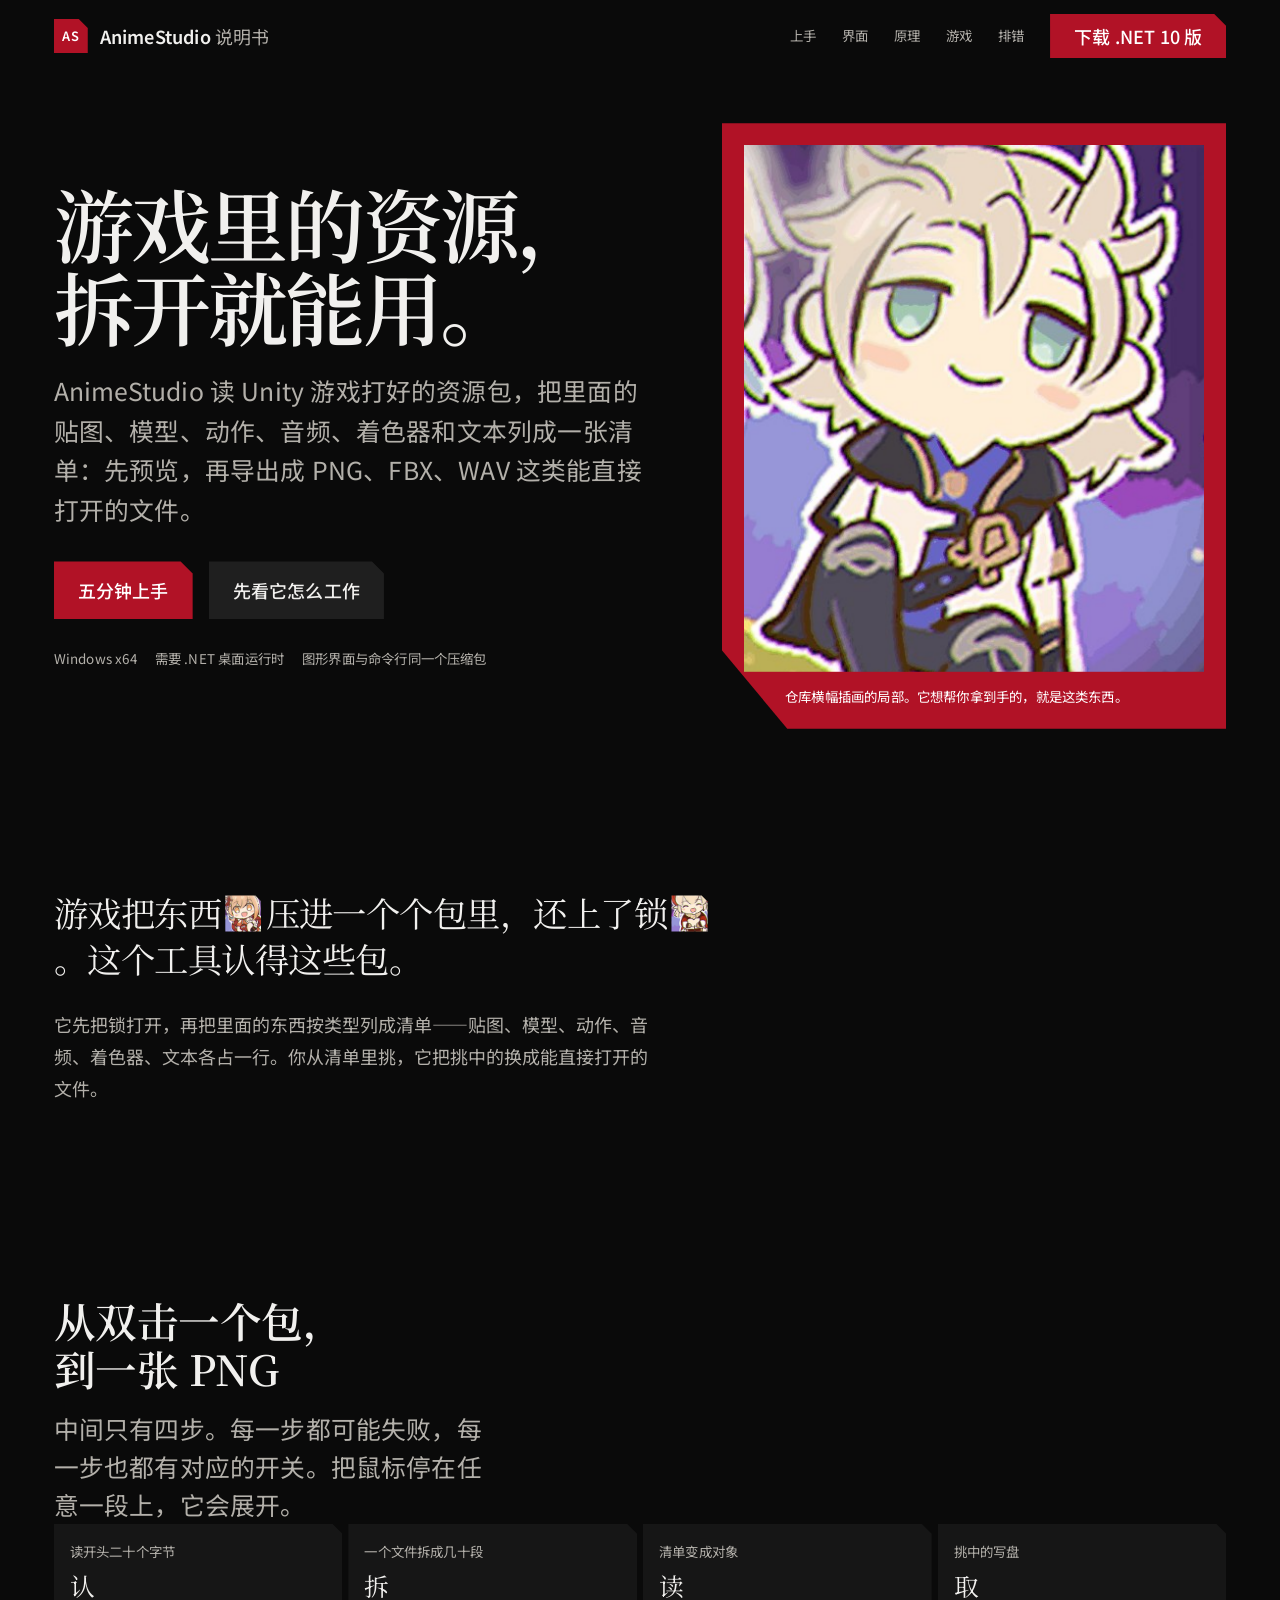
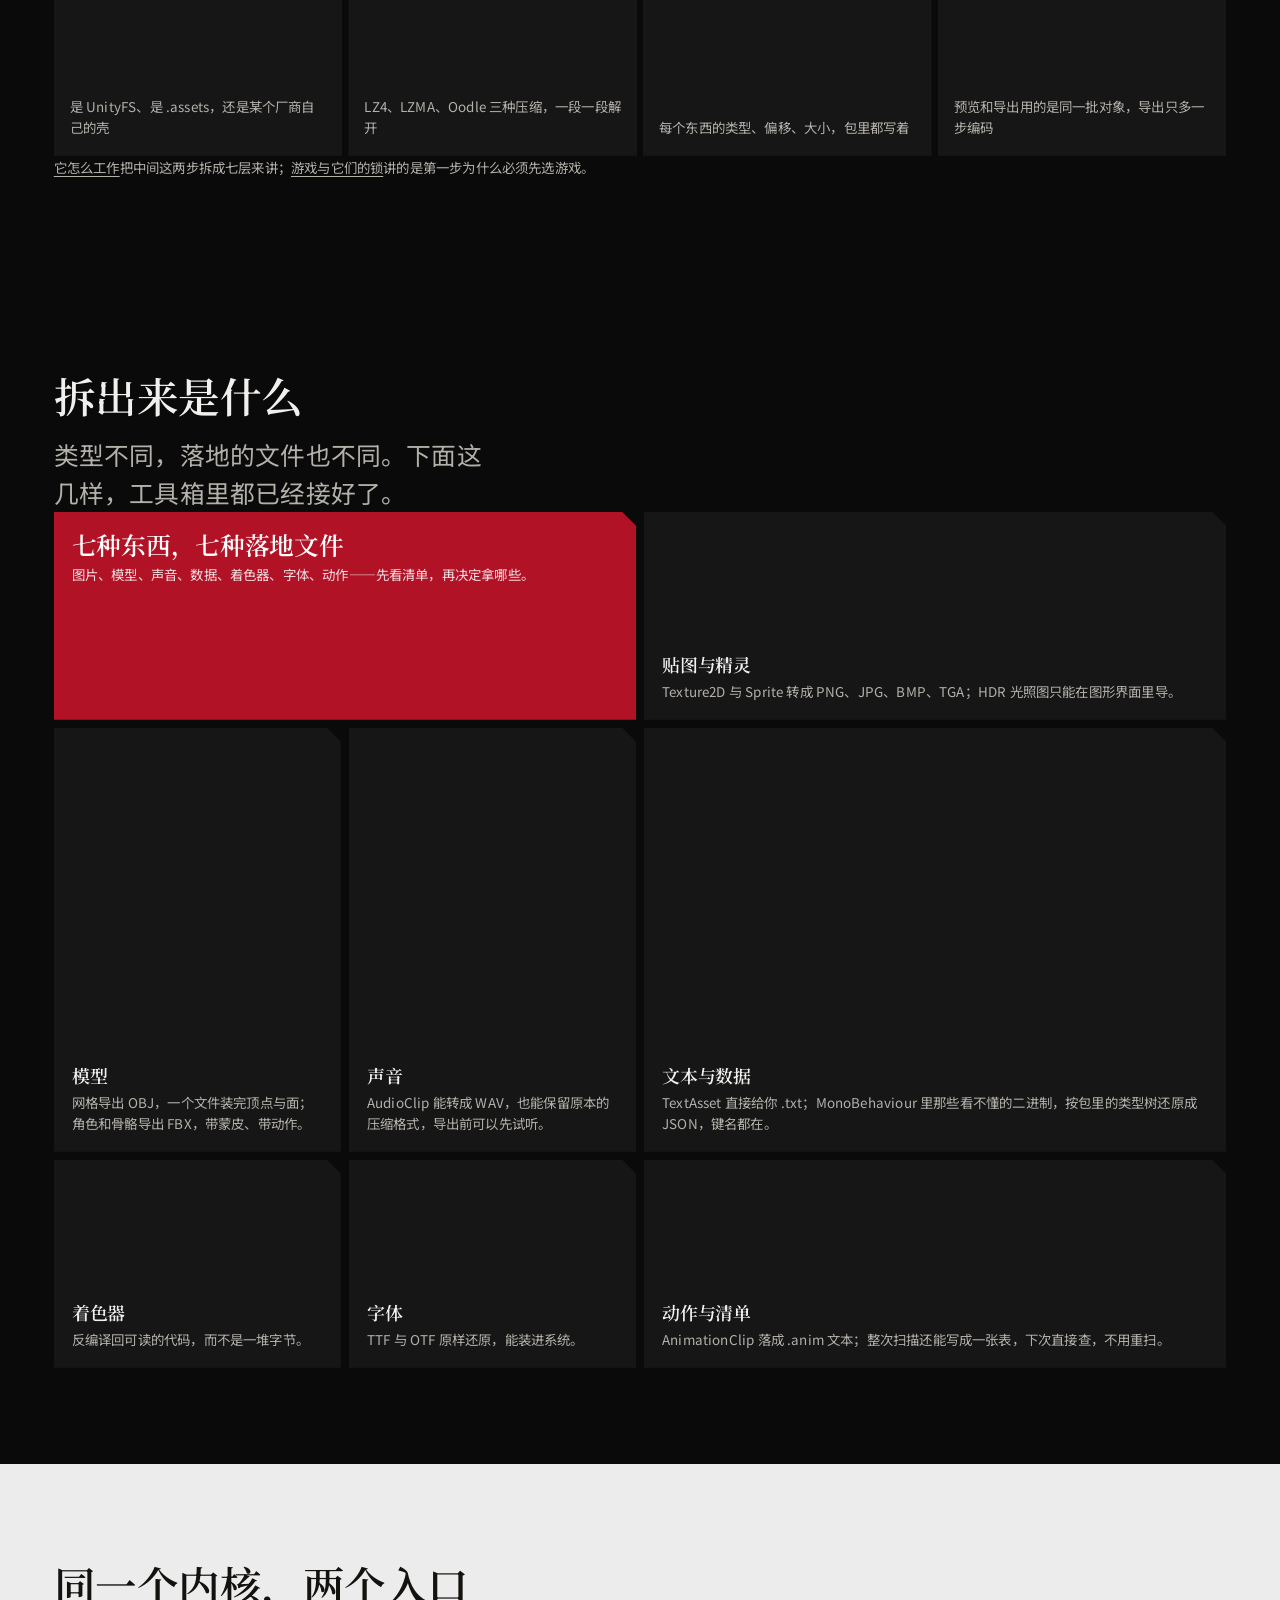
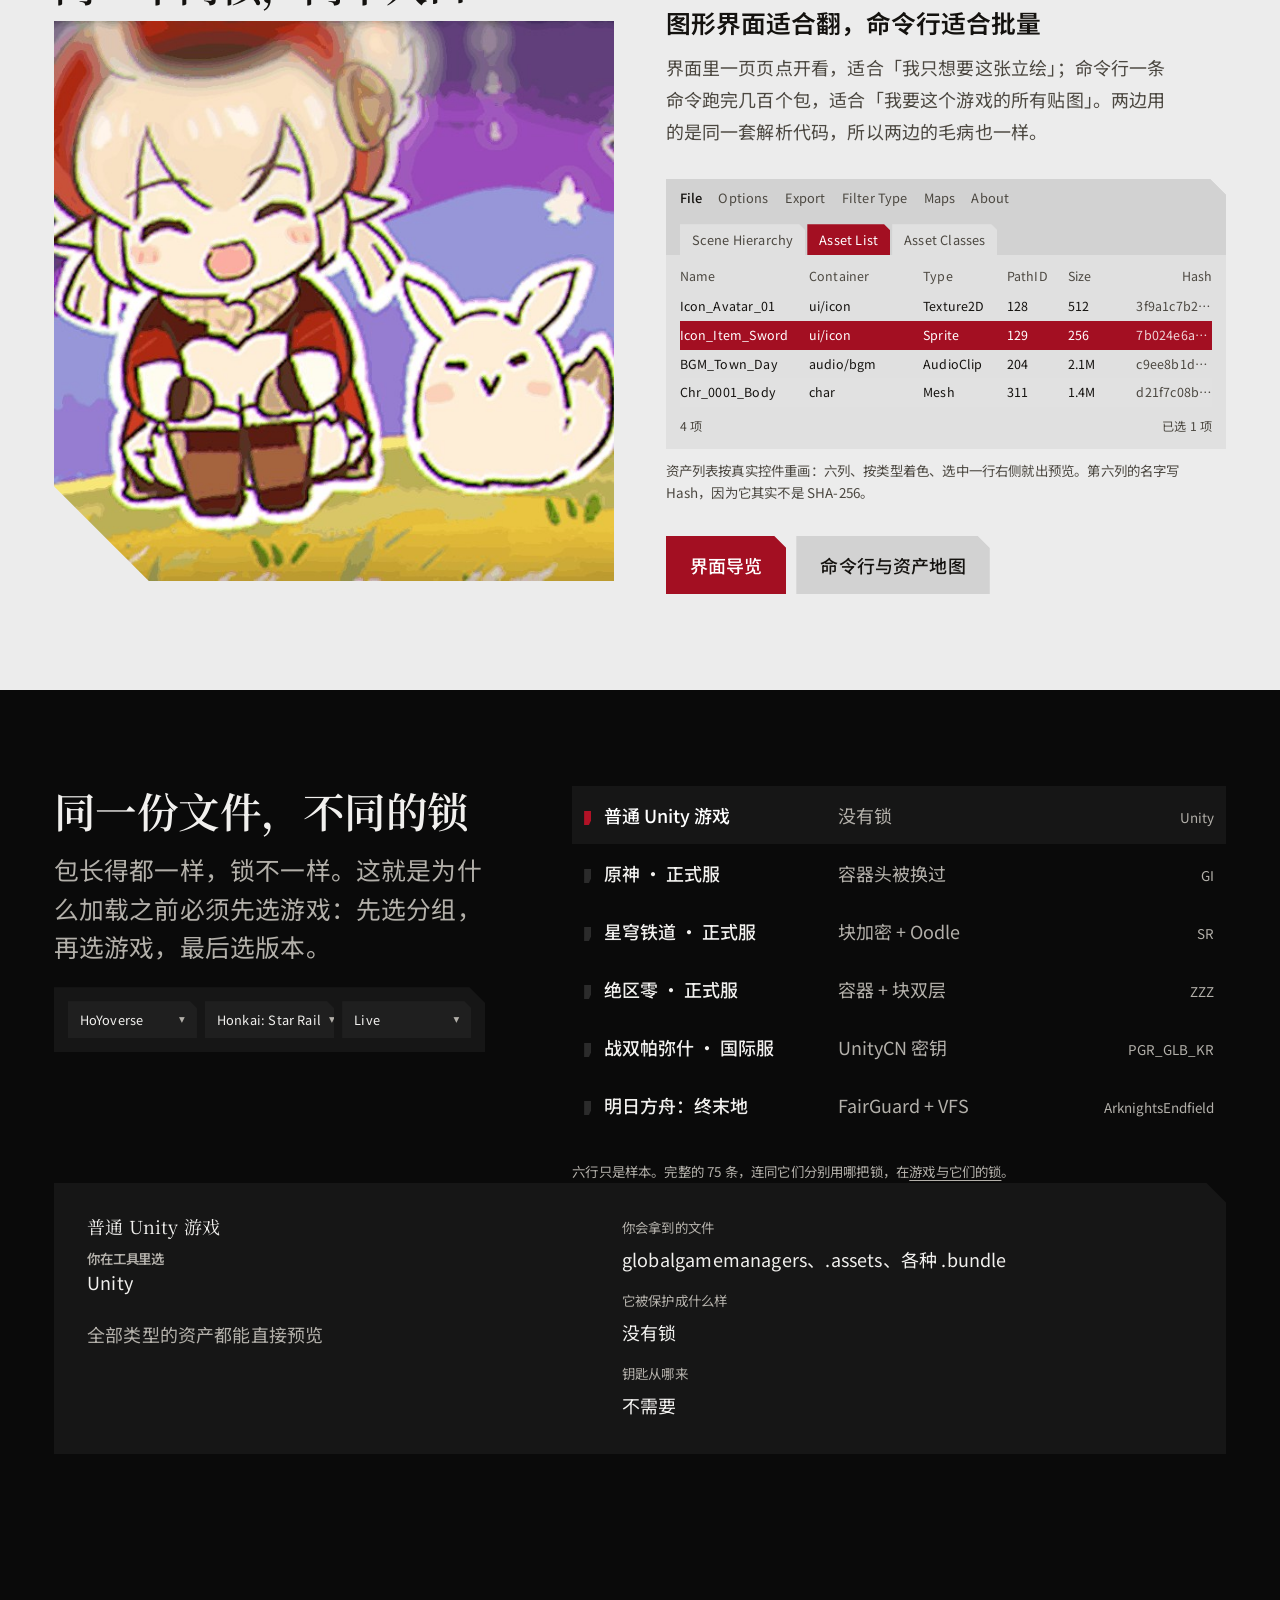
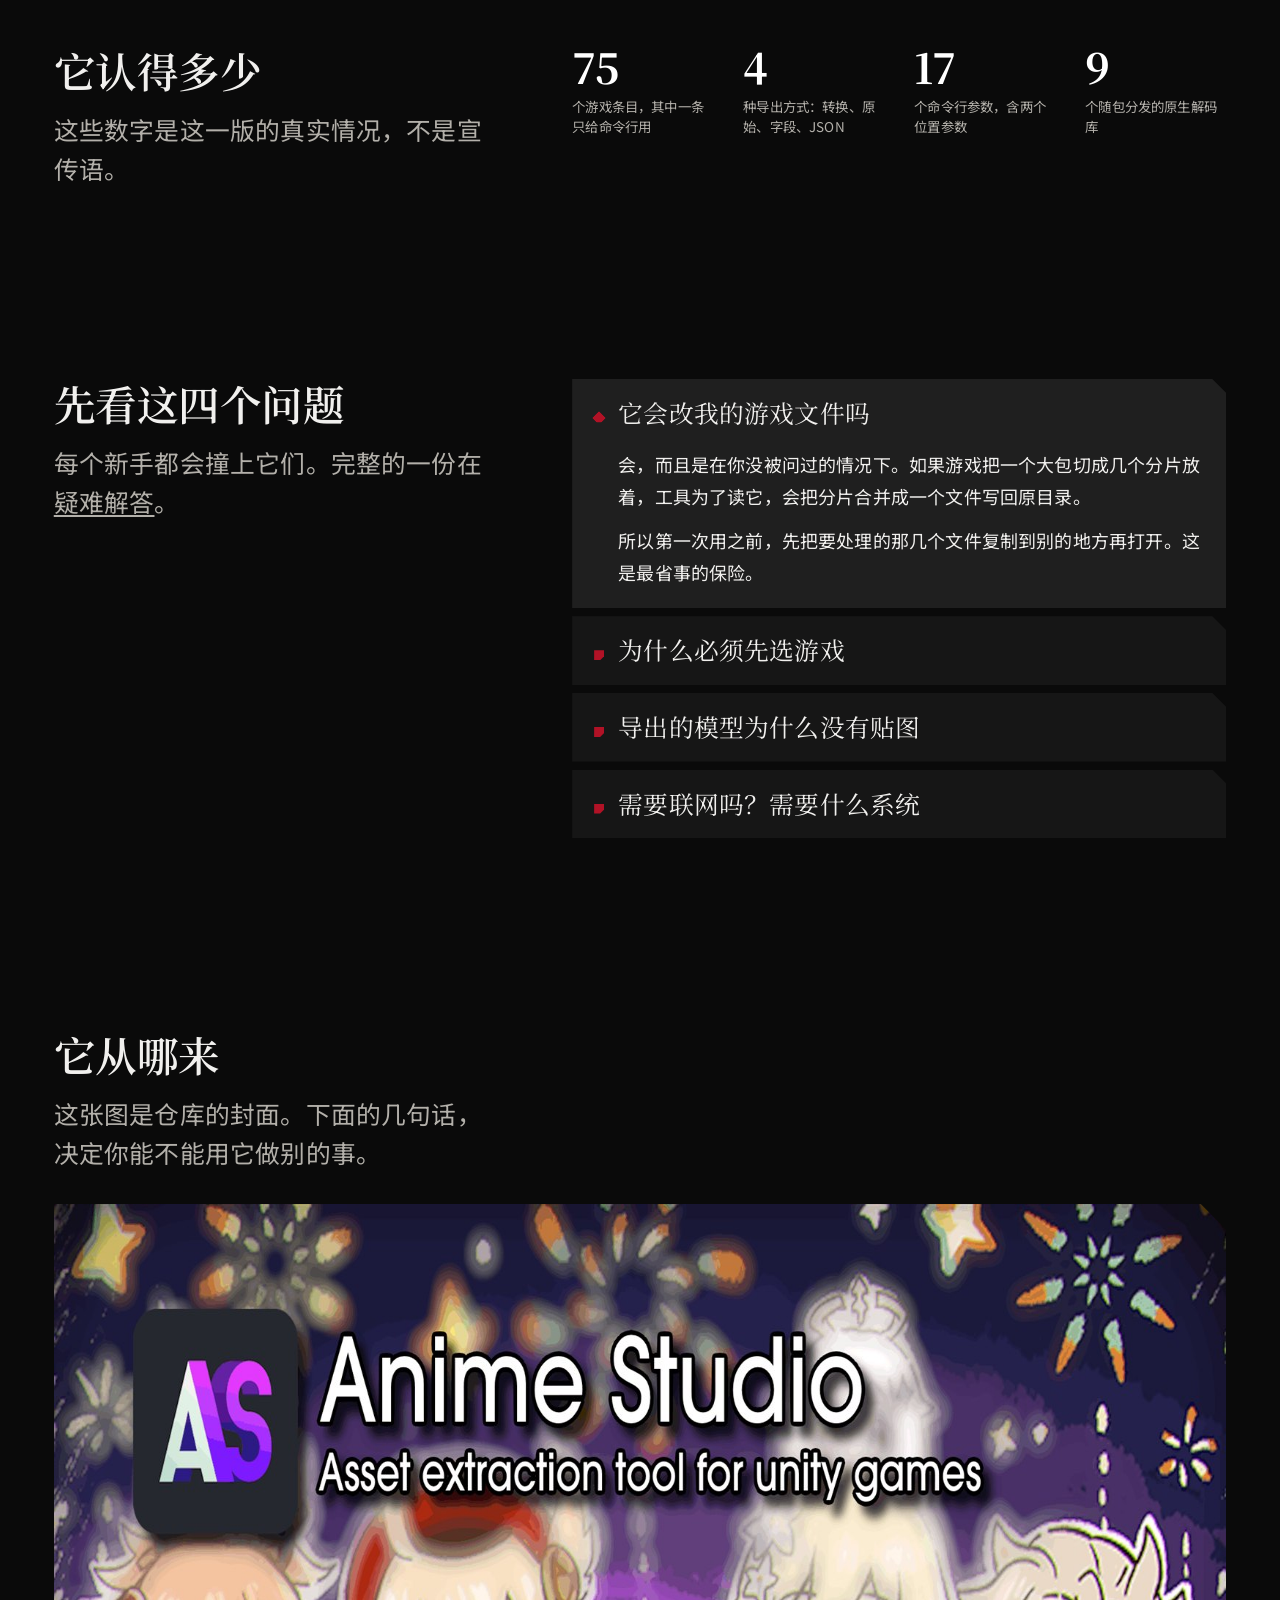
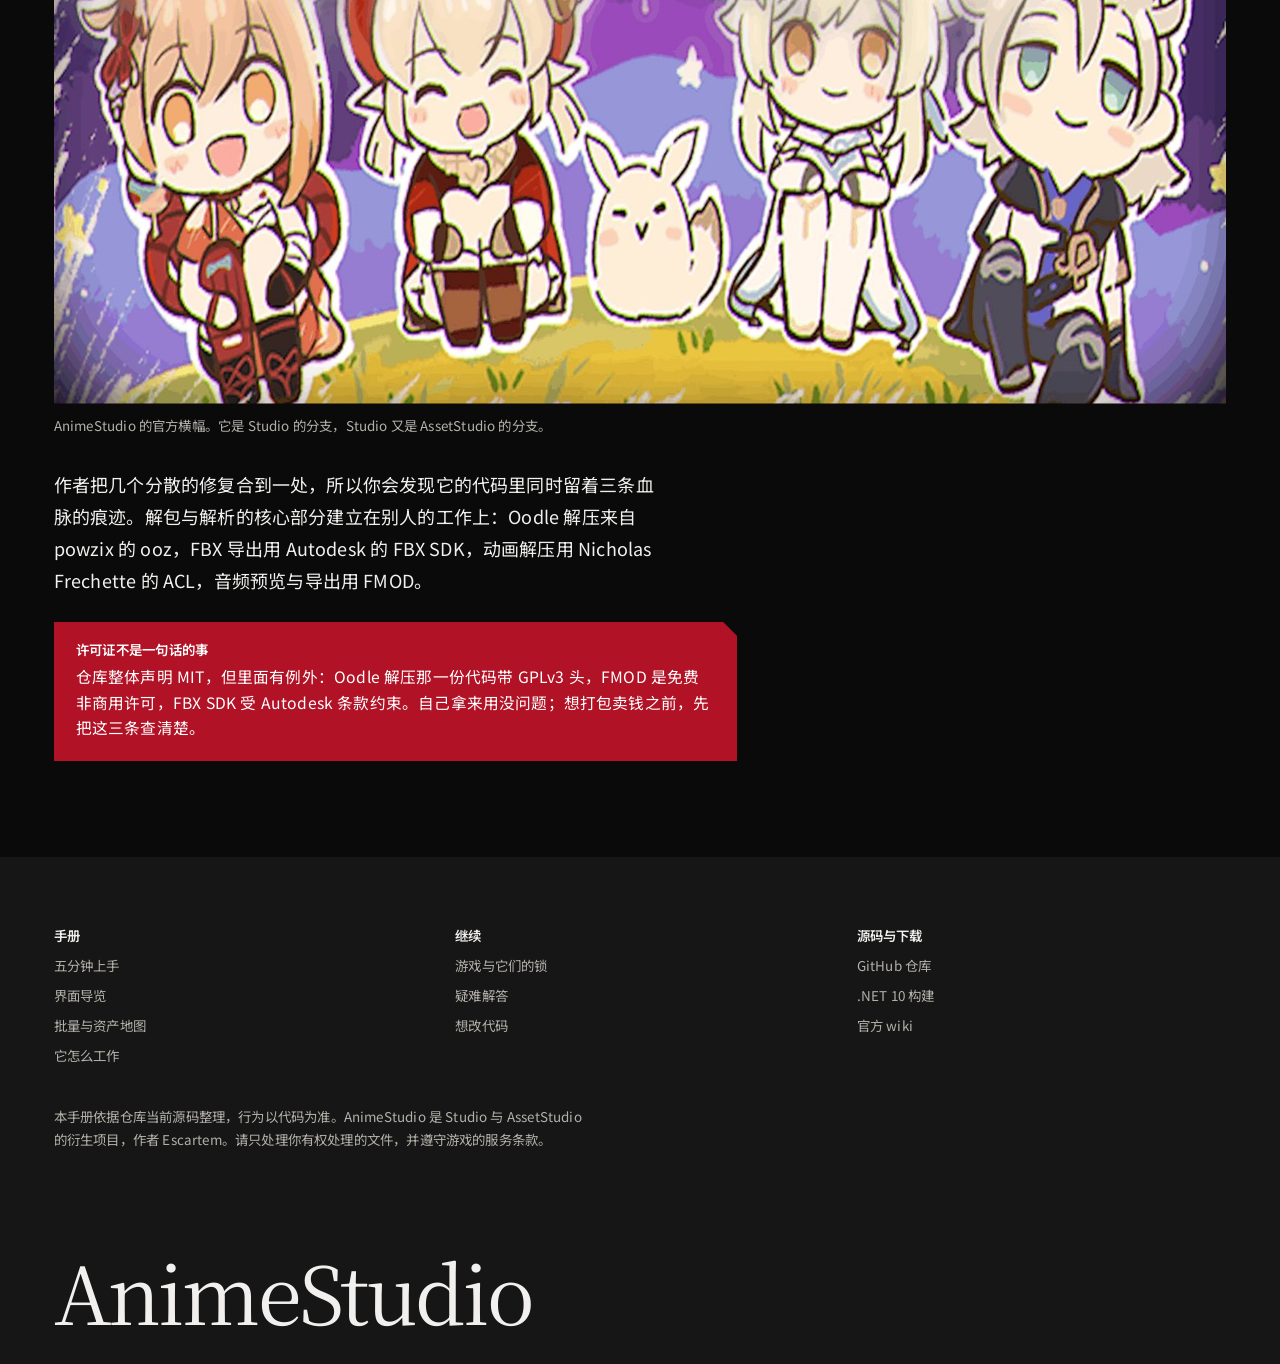
<file: docs/index.html>
<!doctype html>
<html lang="zh-CN">
<head>
<meta charset="utf-8">
<meta name="viewport" content="width=device-width, initial-scale=1">
<title>AnimeStudio 说明书 · 游戏里的资源，拆开就能用</title>
<meta name="description" content="AnimeStudio 的中文说明书：它读取 Unity 游戏打好的资源包，把贴图、模型、动作、音频、着色器和文本列成清单，先预览再导出。写给第一次用的人。">
<link rel="preconnect" href="https://fonts.googleapis.com">
<link rel="preconnect" href="https://fonts.gstatic.com" crossorigin>
<link href="https://fonts.googleapis.com/css2?family=Noto+Sans+SC:wght@400;500;600&family=Noto+Serif+SC:wght@600&display=swap" rel="stylesheet">
<link rel="stylesheet" href="assets/site.css">
</head>
<body data-page="index">
<a class="skip" href="#main">跳到正文</a>

<header class="topbar">
  <a class="mark" href="index.html">
    <span class="mark-plate">AS</span>
    <span>AnimeStudio<span class="mark-sub"> 说明书</span></span>
  </a>
  <button class="navtoggle" data-navtoggle aria-expanded="false">目录</button>
  <nav class="topnav" data-topnav aria-label="主导航">
    <a href="start.html">上手</a>
    <a href="gui.html">界面</a>
    <a href="pipeline.html">原理</a>
    <a href="games.html">游戏</a>
    <a href="faq.html">排错</a>
    <a class="btn" href="https://nightly.link/Escartem/AnimeStudio/workflows/build/master/AnimeStudio-net10.zip">下载 .NET 10 版</a>
  </nav>
</header>

<main id="main">

  <section class="wrap hero">
    <div class="hero-copy">
      <h1>游戏里的资源，<br>拆开就能用。</h1>
      <p class="hero-sub">AnimeStudio 读 Unity 游戏打好的资源包，把里面的贴图、模型、动作、音频、着色器和文本列成一张清单：先预览，再导出成 PNG、FBX、WAV 这类能直接打开的文件。</p>
      <div class="hero-actions">
        <a class="btn" href="start.html">五分钟上手</a>
        <a class="btn btn-quiet" href="pipeline.html">先看它怎么工作</a>
      </div>
      <p class="hero-meta">
        <span>Windows x64</span>
        <span>需要 .NET 桌面运行时</span>
        <span>图形界面与命令行同一个压缩包</span>
      </p>
    </div>
    <div class="hero-plate">
      <figure>
        <img src="assets/face-04.jpg" alt="项目横幅插画中的角色局部：星空背景前的白发角色" width="470" height="560">
      </figure>
      <figcaption>仓库横幅插画的局部。它想帮你拿到手的，就是这类东西。</figcaption>
    </div>
  </section>

  <section class="wrap statement reveal">
    <p>游戏把东西<span class="inline-plate"><img src="assets/face-01.jpg" alt="横幅插画里的角色局部" width="400" height="560"></span>压进一个个包里，还上了锁<span class="inline-plate"><img src="assets/face-02.jpg" alt="横幅插画里的角色局部" width="360" height="560"></span>。这个工具认得这些包。</p>
    <p class="note">它先把锁打开，再把里面的东西按类型列成清单——贴图、模型、动作、音频、着色器、文本各占一行。你从清单里挑，它把挑中的换成能直接打开的文件。</p>
  </section>

  <section class="band">
    <div class="wrap">
      <div class="band-head reveal">
        <h2>从双击一个包，到一张 PNG</h2>
        <p>中间只有四步。每一步都可能失败，每一步也都有对应的开关。把鼠标停在任意一段上，它会展开。</p>
      </div>
      <div class="pipe reveal">
        <div class="pipe-seg">
          <span class="pipe-step">读开头二十个字节</span>
          <span class="pipe-name">认</span>
          <span class="pipe-cost">是 UnityFS、是 .assets，还是某个厂商自己的壳</span>
        </div>
        <div class="pipe-seg">
          <span class="pipe-step">一个文件拆成几十段</span>
          <span class="pipe-name">拆</span>
          <span class="pipe-cost">LZ4、LZMA、Oodle 三种压缩，一段一段解开</span>
        </div>
        <div class="pipe-seg">
          <span class="pipe-step">清单变成对象</span>
          <span class="pipe-name">读</span>
          <span class="pipe-cost">每个东西的类型、偏移、大小，包里都写着</span>
        </div>
        <div class="pipe-seg">
          <span class="pipe-step">挑中的写盘</span>
          <span class="pipe-name">取</span>
          <span class="pipe-cost">预览和导出用的是同一批对象，导出只多一步编码</span>
        </div>
      </div>
      <p class="pipe-legend"><a href="pipeline.html">它怎么工作</a>把中间这两步拆成七层来讲；<a href="games.html">游戏与它们的锁</a>讲的是第一步为什么必须先选游戏。</p>
    </div>
  </section>

  <section class="band">
    <div class="wrap">
      <div class="band-head reveal">
        <h2>拆出来是什么</h2>
        <p>类型不同，落地的文件也不同。下面这几样，工具箱里都已经接好了。</p>
      </div>
      <div class="tiles">
        <div class="tile tile-6n tile-head reveal">
          <h3>七种东西，七种落地文件</h3>
          <p>图片、模型、声音、数据、着色器、字体、动作——先看清单，再决定拿哪些。</p>
        </div>
        <div class="tile tile-6n reveal">
          <h3>贴图与精灵</h3>
          <p>Texture2D 与 Sprite 转成 PNG、JPG、BMP、TGA；HDR 光照图只能在图形界面里导。</p>
        </div>
        <div class="tile tile-3 reveal">
          <h3>模型</h3>
          <p>网格导出 OBJ，一个文件装完顶点与面；角色和骨骼导出 FBX，带蒙皮、带动作。</p>
        </div>
        <div class="tile tile-3 reveal">
          <h3>声音</h3>
          <p>AudioClip 能转成 WAV，也能保留原本的压缩格式，导出前可以先试听。</p>
        </div>
        <div class="tile tile-6 reveal">
          <h3>文本与数据</h3>
          <p>TextAsset 直接给你 .txt；MonoBehaviour 里那些看不懂的二进制，按包里的类型树还原成 JSON，键名都在。</p>
        </div>
        <div class="tile tile-3s reveal">
          <h3>着色器</h3>
          <p>反编译回可读的代码，而不是一堆字节。</p>
        </div>
        <div class="tile tile-3s reveal">
          <h3>字体</h3>
          <p>TTF 与 OTF 原样还原，能装进系统。</p>
        </div>
        <div class="tile tile-6n reveal">
          <h3>动作与清单</h3>
          <p>AnimationClip 落成 .anim 文本；整次扫描还能写成一张表，下次直接查，不用重扫。</p>
        </div>
      </div>
    </div>
  </section>

  <section class="band band-paper">
    <div class="wrap">
      <div class="band-head reveal">
        <h2>同一个内核，两个入口</h2>
      </div>
      <div class="split">
        <div class="split-plate reveal">
          <img src="assets/square-girl.jpg" alt="横幅插画里抱着猫的角色" width="620" height="620" loading="lazy">
        </div>
        <div class="split-copy reveal">
          <h3>图形界面适合翻，命令行适合批量</h3>
          <p>界面里一页页点开看，适合「我只想要这张立绘」；命令行一条命令跑完几百个包，适合「我要这个游戏的所有贴图」。两边用的是同一套解析代码，所以两边的毛病也一样。</p>
          <figure class="plate">
            <div class="ui" data-ui>
              <div class="ui-bar"><b>File</b><span>Options</span><span>Export</span><span>Filter Type</span><span>Maps</span><span>About</span></div>
              <div class="ui-tabs">
                <span class="ui-tab" aria-selected="false">Scene Hierarchy</span>
                <span class="ui-tab" aria-selected="true">Asset List</span>
                <span class="ui-tab" aria-selected="false">Asset Classes</span>
              </div>
              <div class="ui-body">
                <div class="ui-cols"><span>Name</span><span>Container</span><span>Type</span><span>PathID</span><span>Size</span><span>Hash</span></div>
                <div class="ui-rowline"><span>Icon_Avatar_01</span><span>ui/icon</span><span>Texture2D</span><span>128</span><span>512</span><span>3f9a1c7b22e04d18</span></div>
                <div class="ui-rowline is-selected"><span>Icon_Item_Sword</span><span>ui/icon</span><span>Sprite</span><span>129</span><span>256</span><span>7b024e6a91cc35f2</span></div>
                <div class="ui-rowline"><span>BGM_Town_Day</span><span>audio/bgm</span><span>AudioClip</span><span>204</span><span>2.1M</span><span>c9ee8b1d04a7f65e</span></div>
                <div class="ui-rowline"><span>Chr_0001_Body</span><span>char</span><span>Mesh</span><span>311</span><span>1.4M</span><span>d21f7c08b55a930e</span></div>
                <div class="ui-foot"><span>4 项</span><span>已选 1 项</span></div>
              </div>
            </div>
            <figcaption>资产列表按真实控件重画：六列、按类型着色、选中一行右侧就出预览。第六列的名字写 Hash，因为它其实不是 SHA-256。</figcaption>
          </figure>
          <div class="split-actions">
            <a class="btn" href="gui.html">界面导览</a>
            <a class="btn btn-quiet" href="batch.html">命令行与资产地图</a>
          </div>
        </div>
      </div>
    </div>
  </section>

  <section class="band">
    <div class="wrap">
      <div class="band-grid">
        <div class="band-head reveal">
          <h2>同一份文件，不同的锁</h2>
          <p>包长得都一样，锁不一样。这就是为什么加载之前必须先选游戏：先选分组，再选游戏，最后选版本。</p>
          <div class="ui ui-inline" data-ui>
            <div class="ui-pick">
              <span class="ui-select">HoYoverse<span>▾</span></span>
              <span class="ui-select">Honkai: Star Rail<span>▾</span></span>
              <span class="ui-select">Live<span>▾</span></span>
            </div>
          </div>
        </div>
        <div class="band-body reveal">
          <div class="lineup" data-picker>
            <button type="button" class="lineup-row" data-key="Normal">
              <span>普通 Unity 游戏</span><span>没有锁</span><span>Unity</span>
            </button>
            <button type="button" class="lineup-row" data-key="GI">
              <span>原神 · 正式服</span><span>容器头被换过</span><span>GI</span>
            </button>
            <button type="button" class="lineup-row" data-key="SR">
              <span>星穹铁道 · 正式服</span><span>块加密 + Oodle</span><span>SR</span>
            </button>
            <button type="button" class="lineup-row" data-key="ZZZ">
              <span>绝区零 · 正式服</span><span>容器 + 块双层</span><span>ZZZ</span>
            </button>
            <button type="button" class="lineup-row" data-key="PGR_GLB_KR">
              <span>战双帕弥什 · 国际服</span><span>UnityCN 密钥</span><span>PGR_GLB_KR</span>
            </button>
            <button type="button" class="lineup-row" data-key="ArknightsEndfield">
              <span>明日方舟：终末地</span><span>FairGuard + VFS</span><span>ArknightsEndfield</span>
            </button>
          </div>
          <p class="pipe-legend">六行只是样本。完整的 75 条，连同它们分别用哪把锁，在<a href="games.html">游戏与它们的锁</a>。</p>
        </div>
      </div>
      <div class="profile reveal" data-profile>
        <div>
          <p class="profile-name">普通 Unity 游戏</p>
          <h3>你在工具里选</h3>
          <p>Unity</p>
          <p class="profile-out">全部类型的资产都能直接预览。</p>
        </div>
        <dl>
          <div><dt>你会拿到的文件</dt><dd>globalgamemanagers、.assets、各种 .bundle</dd></div>
          <div><dt>它被保护成什么样</dt><dd>没有锁</dd></div>
          <div><dt>钥匙从哪来</dt><dd>不需要</dd></div>
        </dl>
      </div>
    </div>
  </section>

  <section class="band">
    <div class="wrap">
      <div class="band-grid">
        <div class="band-head reveal">
          <h2>它认得多少</h2>
          <p>这些数字是这一版的真实情况，不是宣传语。</p>
        </div>
        <div class="band-body reveal">
          <div class="facts">
            <div class="fact"><b>75</b><span>个游戏条目，其中一条只给命令行用</span></div>
            <div class="fact"><b>4</b><span>种导出方式：转换、原始、字段、JSON</span></div>
            <div class="fact"><b>17</b><span>个命令行参数，含两个位置参数</span></div>
            <div class="fact"><b>9</b><span>个随包分发的原生解码库</span></div>
          </div>
        </div>
      </div>
    </div>
  </section>

  <section class="band">
    <div class="wrap">
      <div class="band-grid">
        <div class="band-head reveal">
          <h2>先看这四个问题</h2>
          <p>每个新手都会撞上它们。完整的一份在<a href="faq.html">疑难解答</a>。</p>
        </div>
        <div class="band-body reveal">
          <div class="faq">
            <details open>
              <summary>它会改我的游戏文件吗</summary>
              <div class="faq-body">
                <p>会，而且是在你没被问过的情况下。如果游戏把一个大包切成几个分片放着，工具为了读它，会把分片合并成一个文件写回原目录。</p>
                <p>所以第一次用之前，先把要处理的那几个文件复制到别的地方再打开。这是最省事的保险。</p>
              </div>
            </details>
            <details>
              <summary>为什么必须先选游戏</summary>
              <div class="faq-body">
                <p>因为不同游戏把包锁起来的方式不一样。选错的那一个不会友好地报错，常见结果是解出一堆读不懂的字节，看起来「全是乱码」。</p>
                <p>选游戏是三步下拉：先选发行商分组，再选游戏，最后选版本（正式服 / 测试服）。测试版的写法常常和正式服不同，所以它们各自是一个条目。</p>
              </div>
            </details>
            <details>
              <summary>导出的模型为什么没有贴图</summary>
              <div class="faq-body">
                <p>因为模型和贴图在包里是两个独立的东西。导出模型时，工具只把网格、骨骼、材质名带出来；贴图要你自己在资产列表里按名字找出来另存。</p>
                <p>界面里的 3D 预览同样不显示贴图——它只画顶点和法线，用来确认形状对不对。</p>
              </div>
            </details>
            <details>
              <summary>需要联网吗？需要什么系统</summary>
              <div class="faq-body">
                <p>解包、预览、导出全在本地完成，不联网。只有第一次装 .NET 运行时要联网。</p>
                <p>只支持 64 位 Windows。随包的九个解码库都是 64 位二进制，32 位系统上没有替代品。</p>
              </div>
            </details>
          </div>
        </div>
      </div>
    </div>
  </section>

  <section class="band">
    <div class="wrap">
      <div class="band-head reveal">
        <h2>它从哪来</h2>
        <p>这张图是仓库的封面。下面的几句话，决定你能不能用它做别的事。</p>
      </div>
      <figure class="plate reveal">
        <img src="assets/banner.jpg" alt="AnimeStudio 仓库封面：星空下的四个角色与项目标志" width="1600" height="800" loading="lazy">
        <figcaption>AnimeStudio 的官方横幅。它是 Studio 的分支，Studio 又是 AssetStudio 的分支。</figcaption>
      </figure>
      <div class="band-body reveal">
        <p>作者把几个分散的修复合到一处，所以你会发现它的代码里同时留着三条血脉的痕迹。解包与解析的核心部分建立在别人的工作上：Oodle 解压来自 powzix 的 ooz，FBX 导出用 Autodesk 的 FBX SDK，动画解压用 Nicholas Frechette 的 ACL，音频预览与导出用 FMOD。</p>
        <div class="callout callout-warn">
          <h3>许可证不是一句话的事</h3>
          <p>仓库整体声明 MIT，但里面有例外：Oodle 解压那一份代码带 GPLv3 头，FMOD 是免费非商用许可，FBX SDK 受 Autodesk 条款约束。自己拿来用没问题；想打包卖钱之前，先把这三条查清楚。</p>
        </div>
      </div>
    </div>
  </section>
</main>

<footer class="foot">
  <div class="wrap foot-inner">
    <div class="foot-cols">
      <div>
        <h3>手册</h3>
        <a href="start.html">五分钟上手</a>
        <a href="gui.html">界面导览</a>
        <a href="batch.html">批量与资产地图</a>
        <a href="pipeline.html">它怎么工作</a>
      </div>
      <div>
        <h3>继续</h3>
        <a href="games.html">游戏与它们的锁</a>
        <a href="faq.html">疑难解答</a>
        <a href="dev.html">想改代码</a>
      </div>
      <div>
        <h3>源码与下载</h3>
        <a href="https://github.com/Escartem/AnimeStudio">GitHub 仓库</a>
        <a href="https://nightly.link/Escartem/AnimeStudio/workflows/build/master/AnimeStudio-net10.zip">.NET 10 构建</a>
        <a href="https://github.com/Escartem/AnimeStudio/wiki">官方 wiki</a>
      </div>
    </div>
    <p class="foot-note">本手册依据仓库当前源码整理，行为以代码为准。AnimeStudio 是 Studio 与 AssetStudio 的衍生项目，作者 Escartem。请只处理你有权处理的文件，并遵守游戏的服务条款。</p>
    <p class="foot-word">AnimeStudio</p>
  </div>
</footer>

<script src="data/games.js"></script>
<script src="assets/site.js"></script>
</body>
</html>
</file>
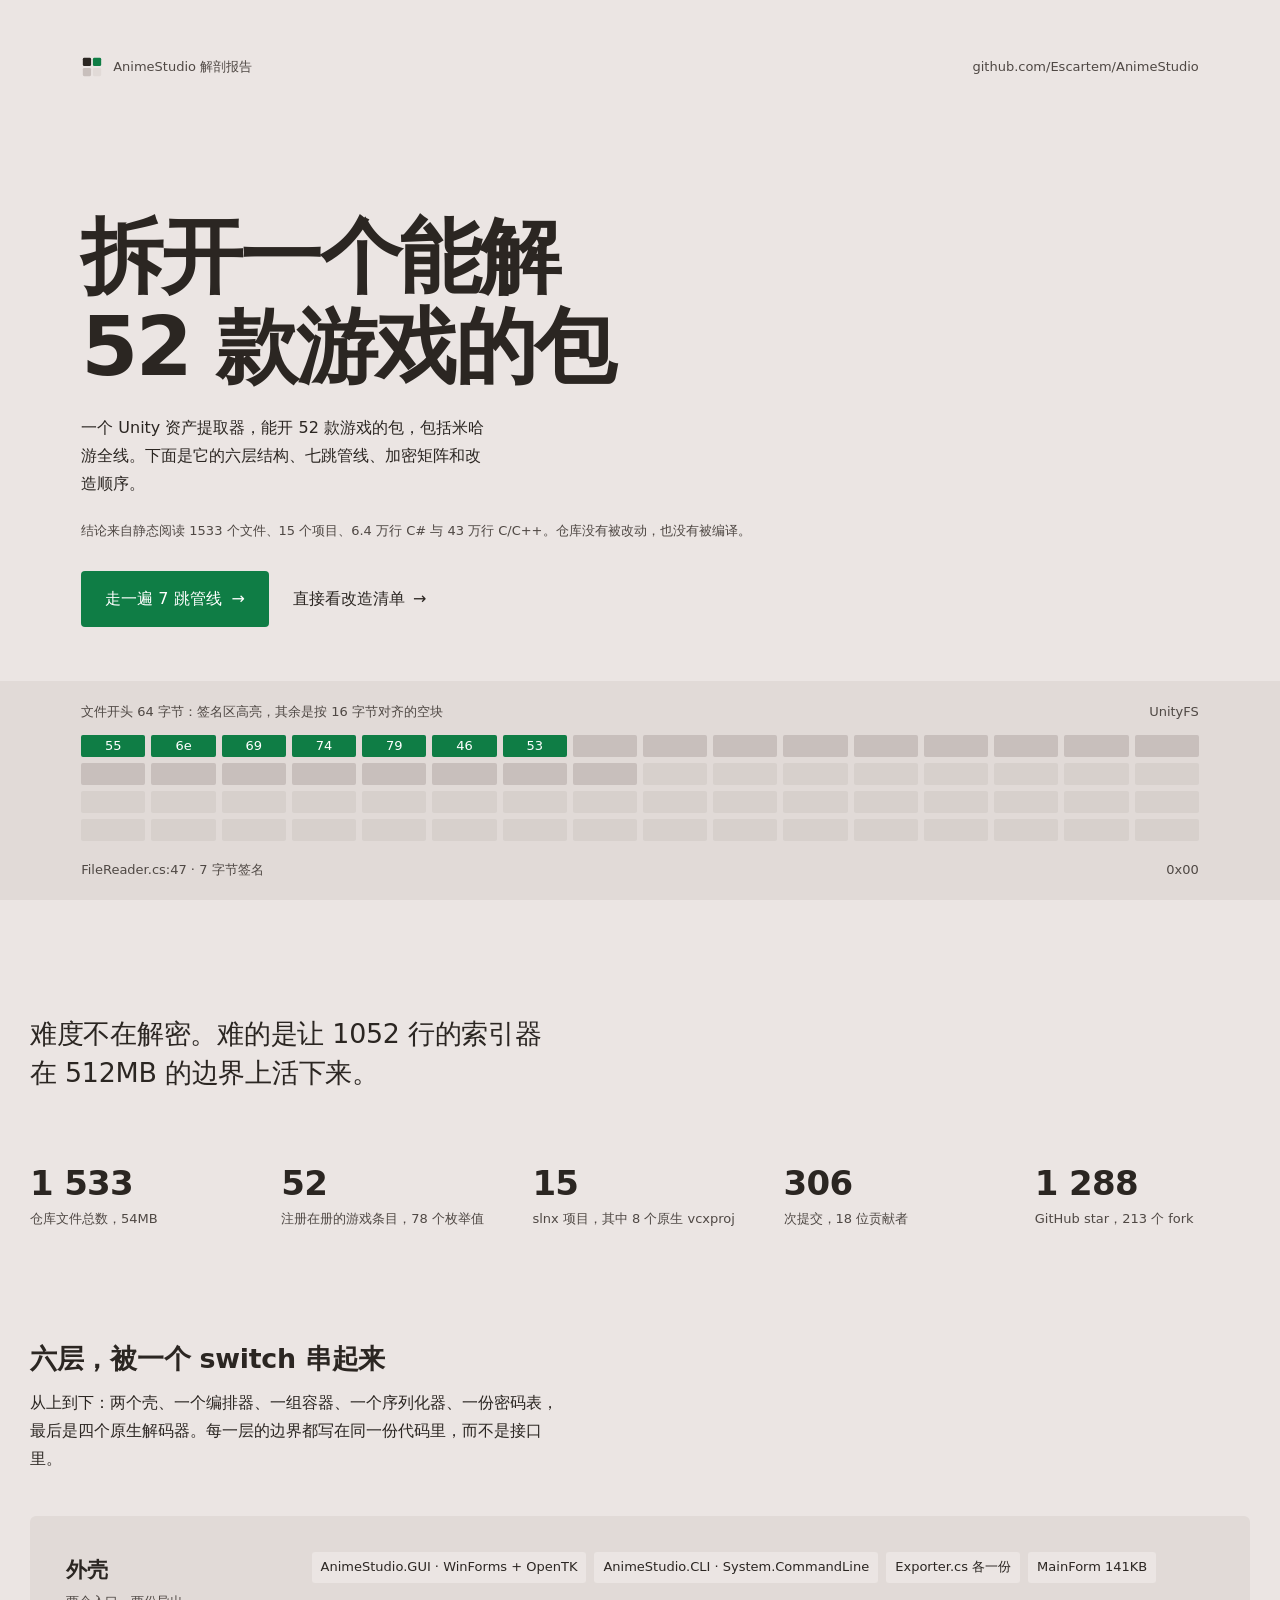
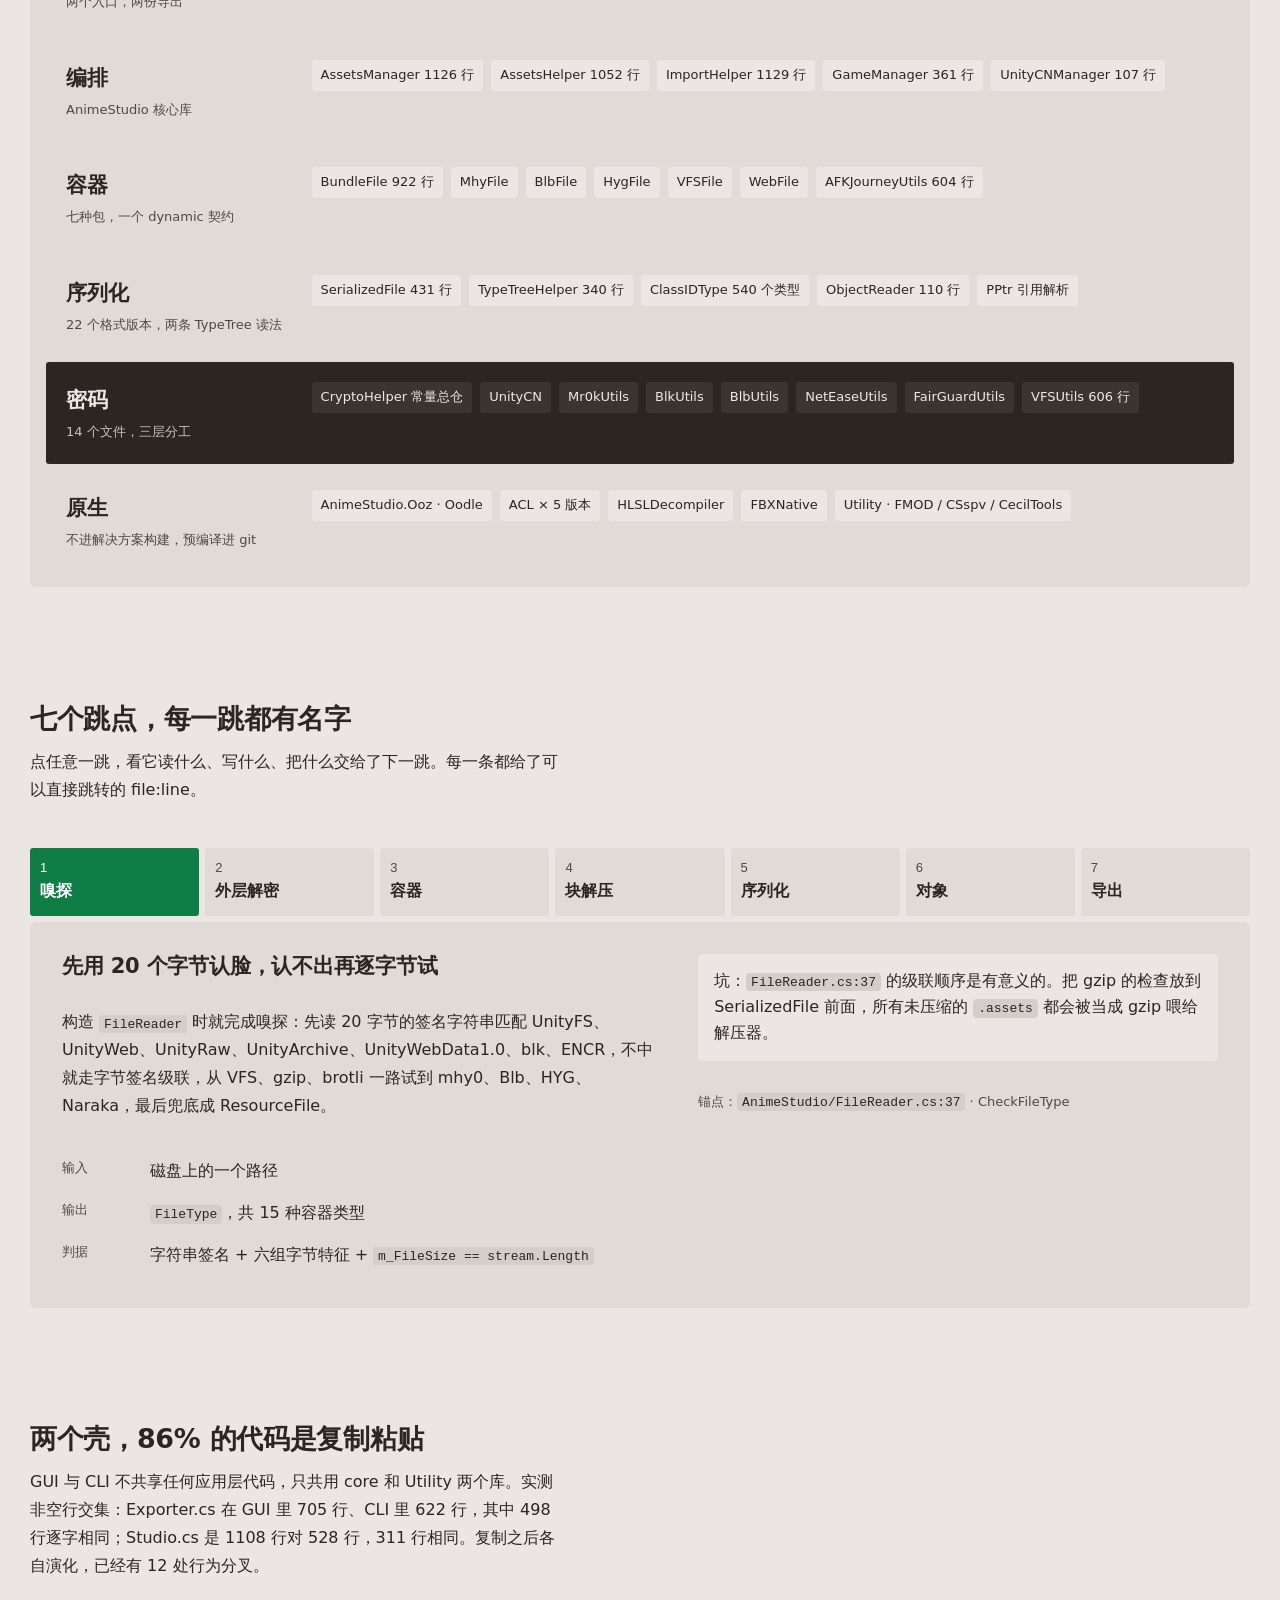
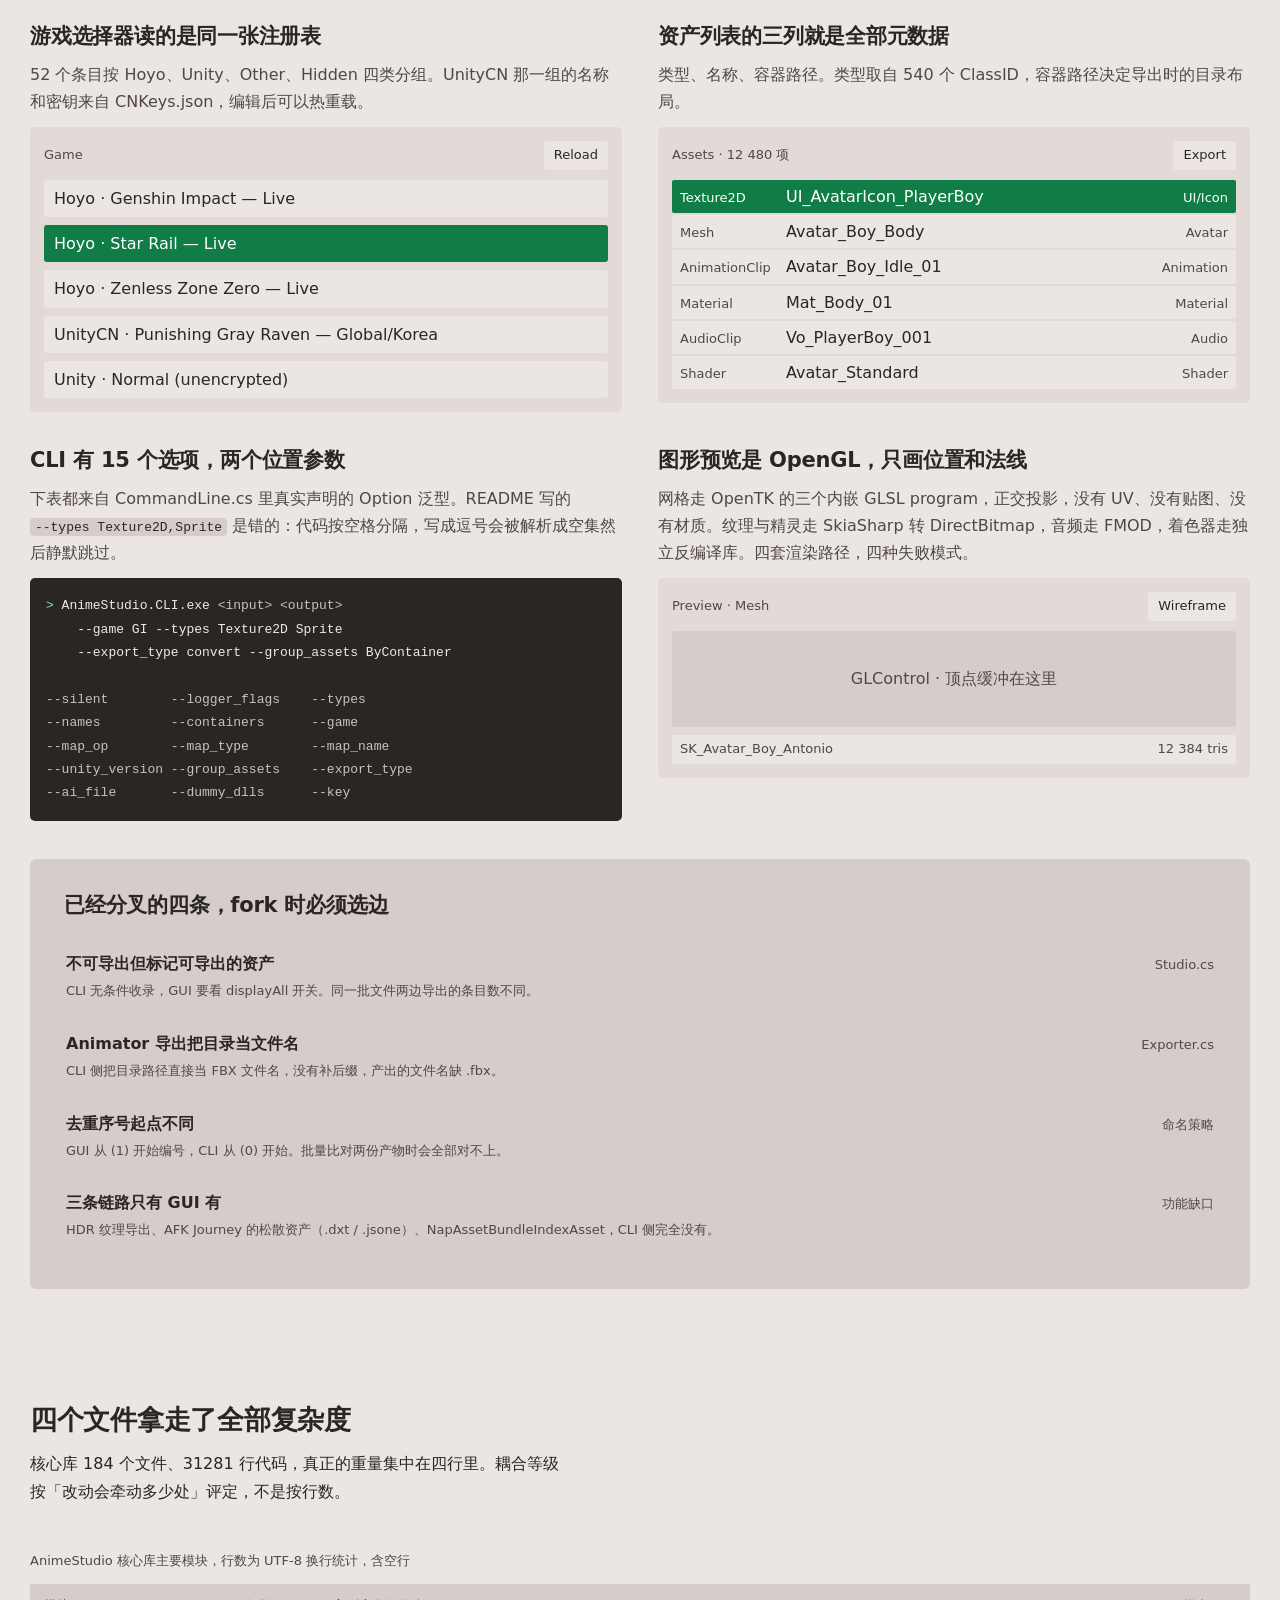
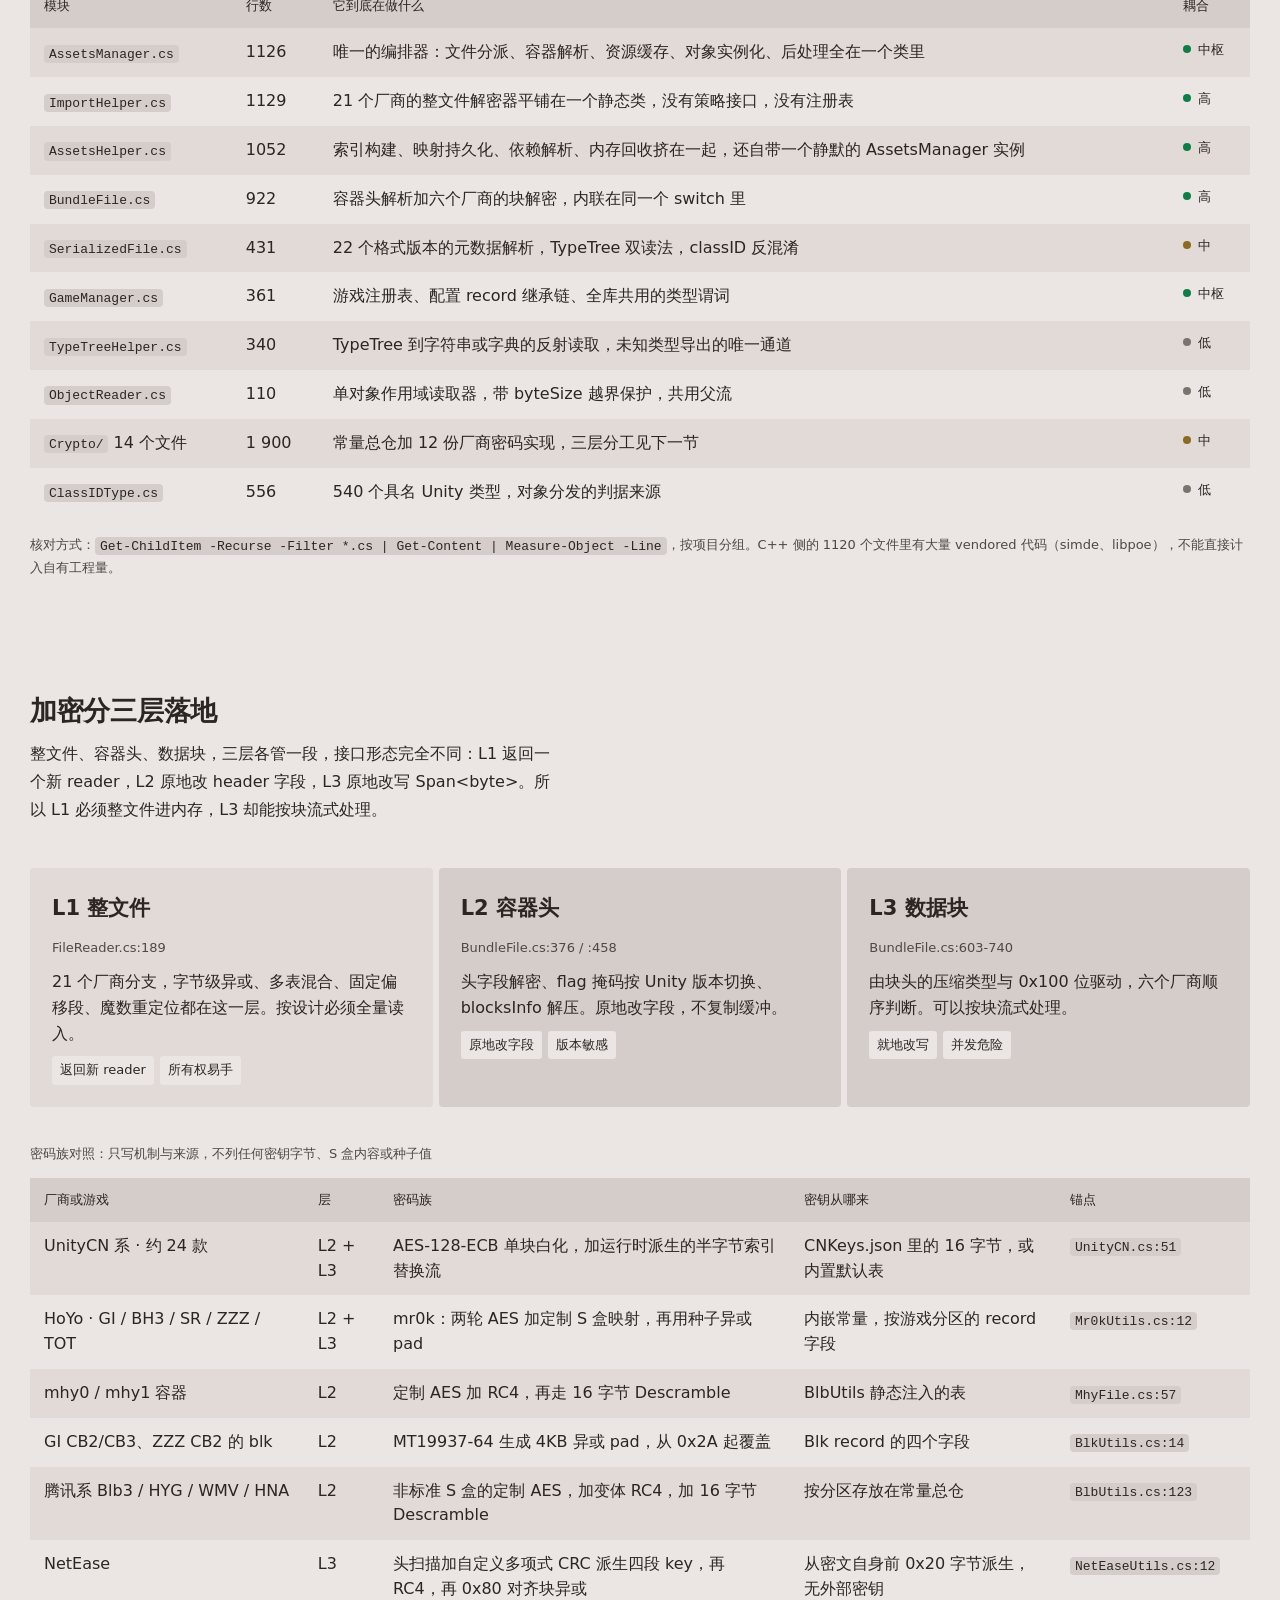
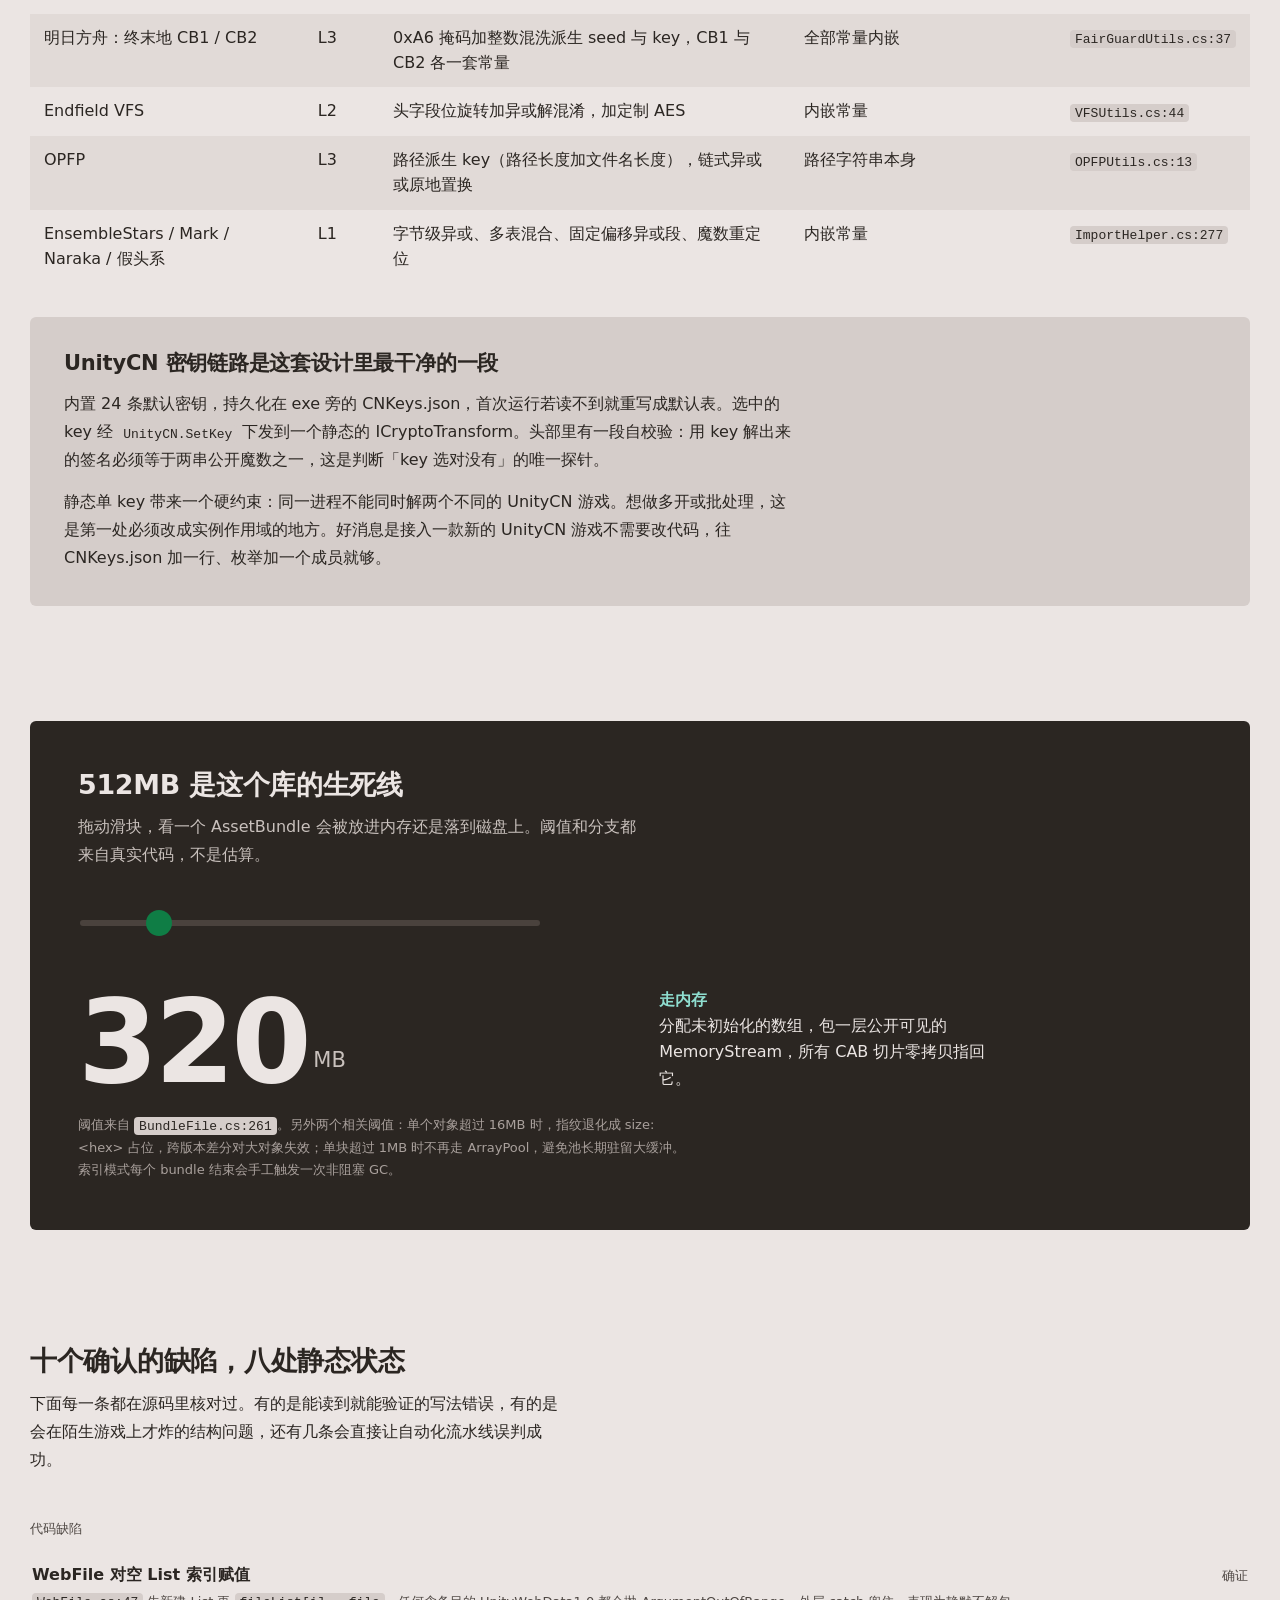
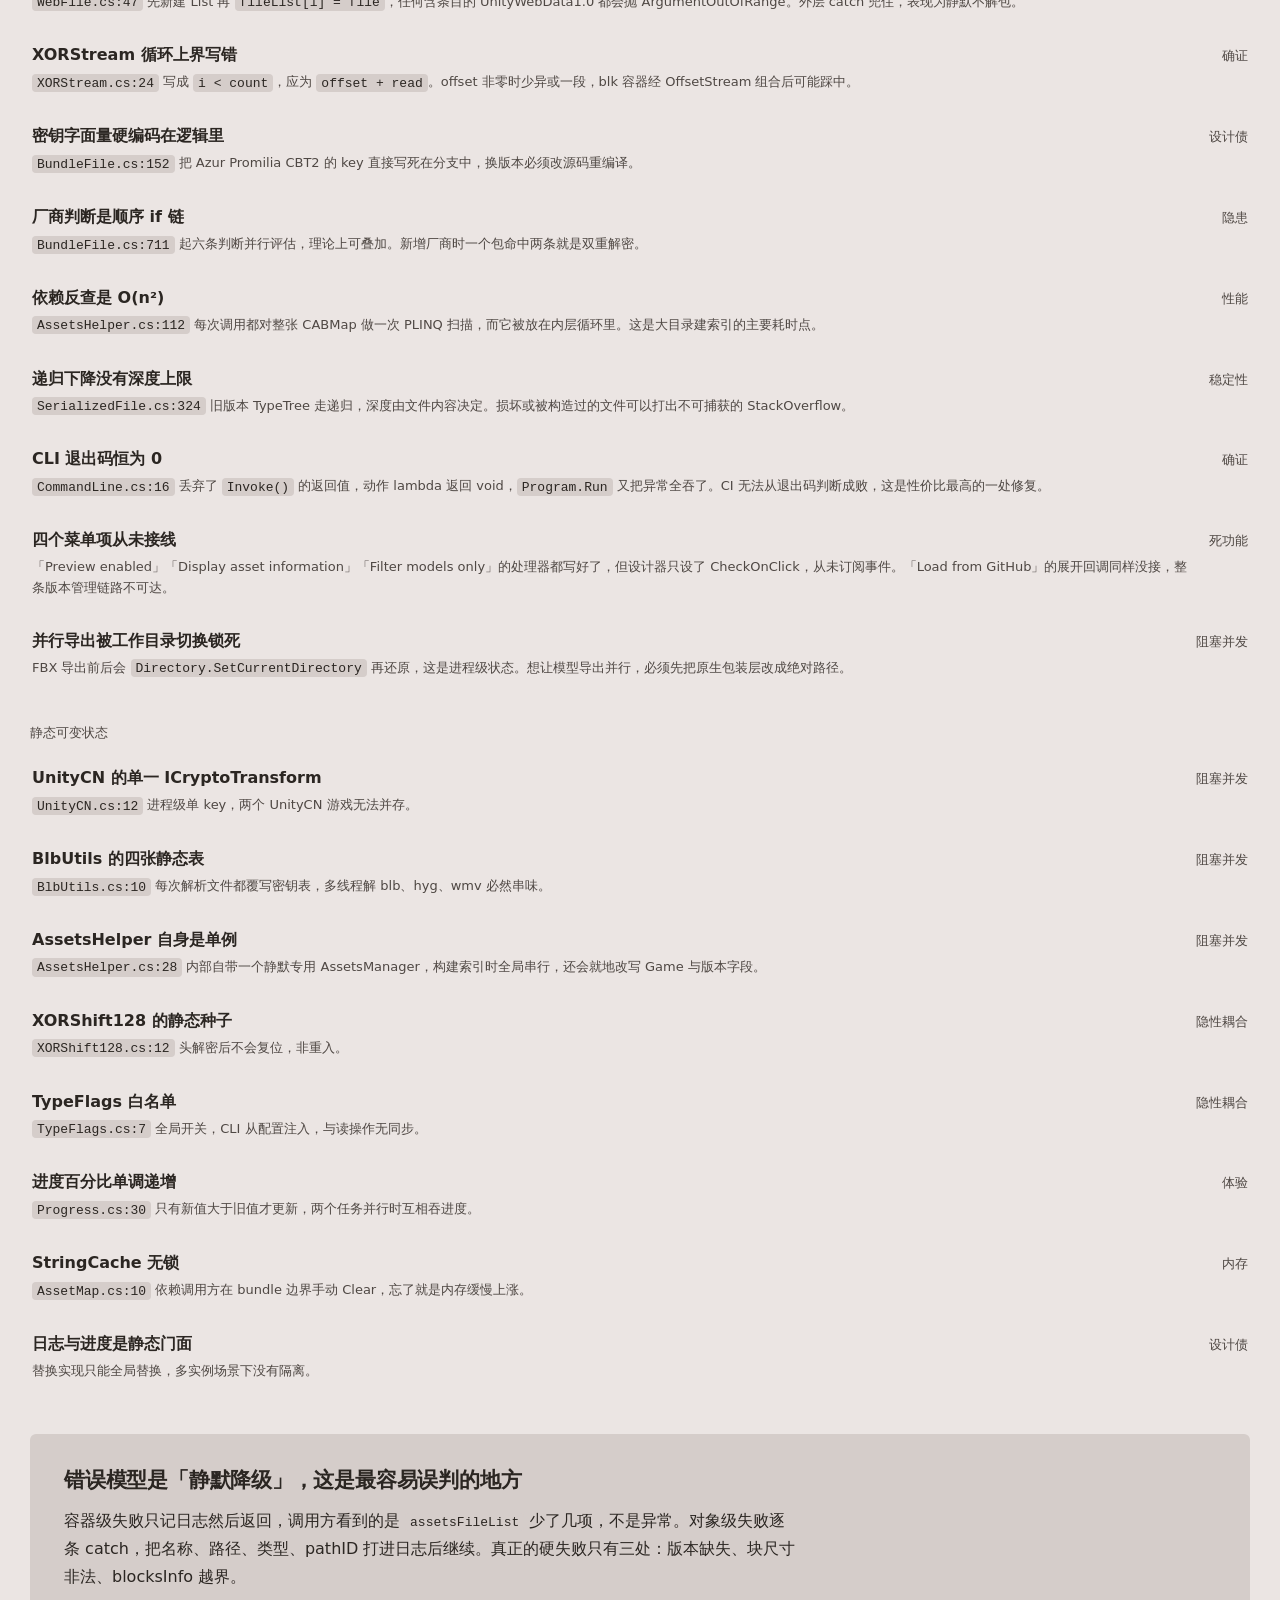
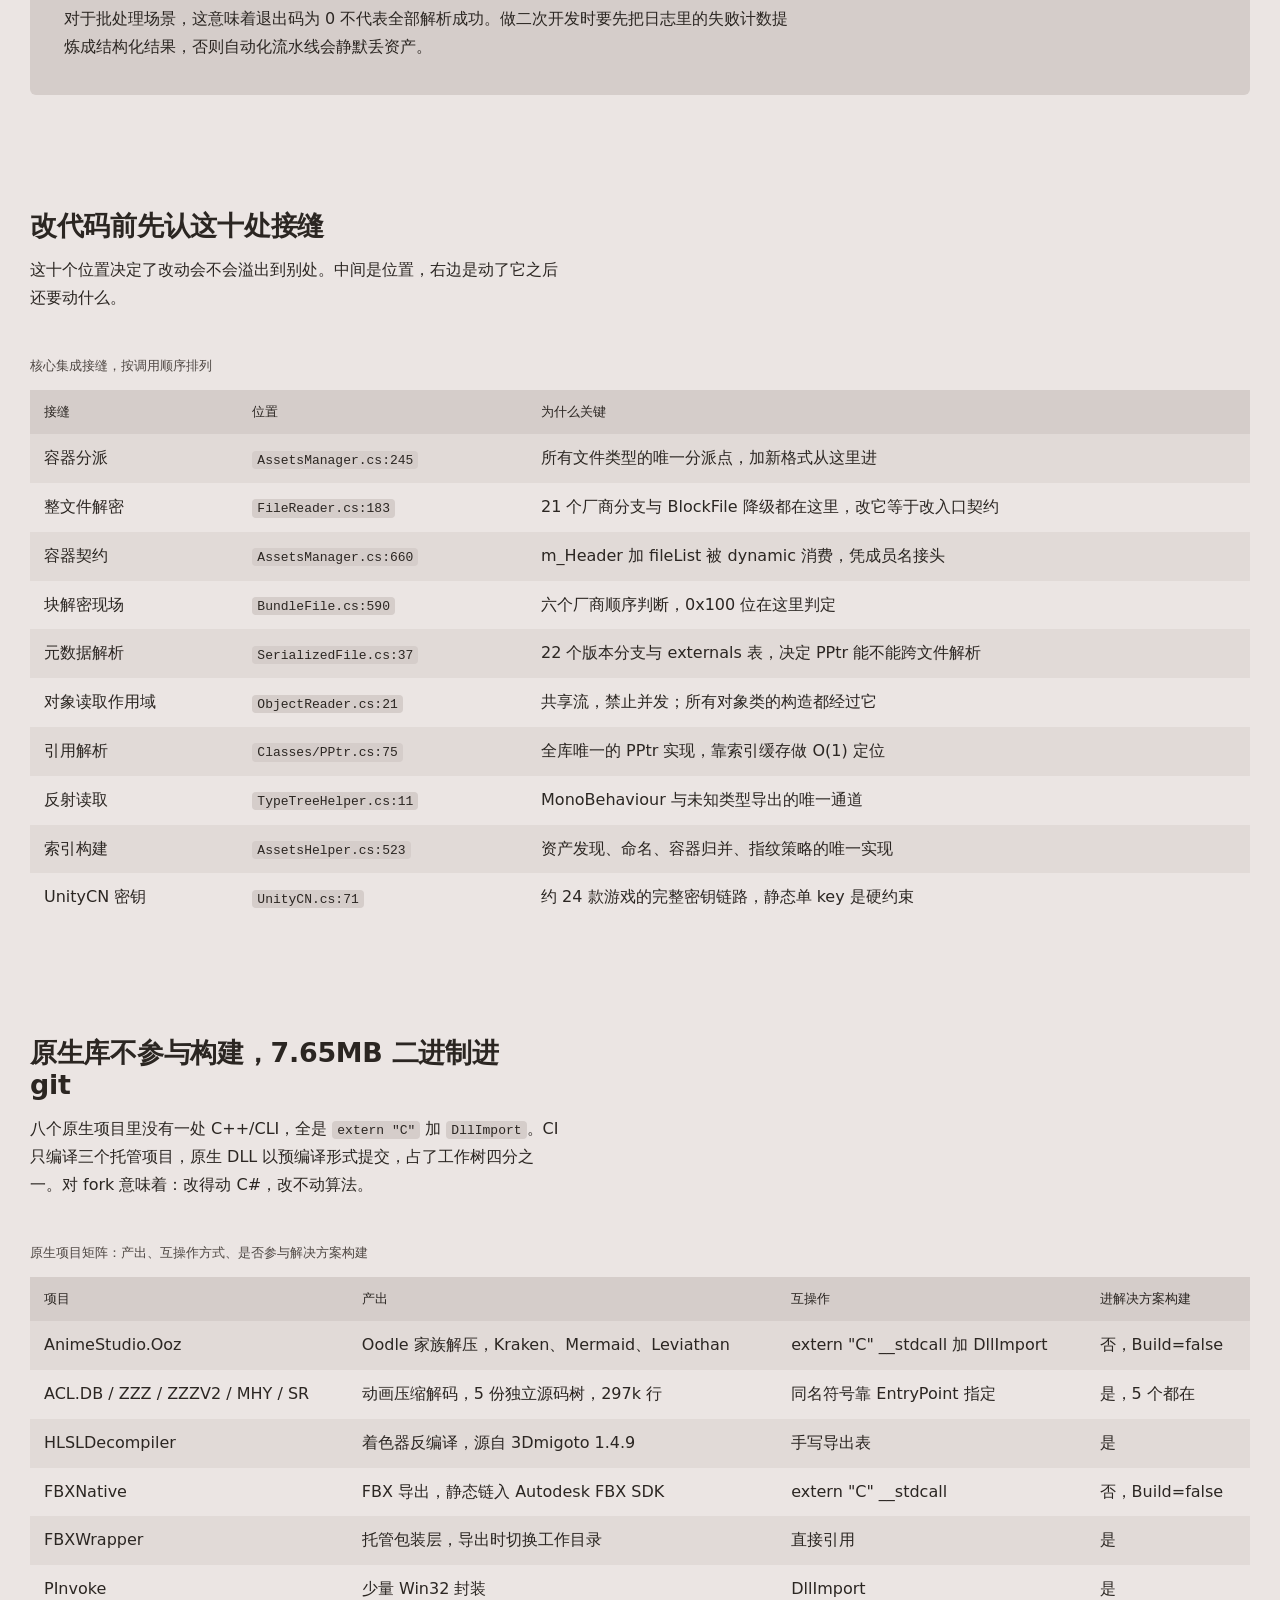
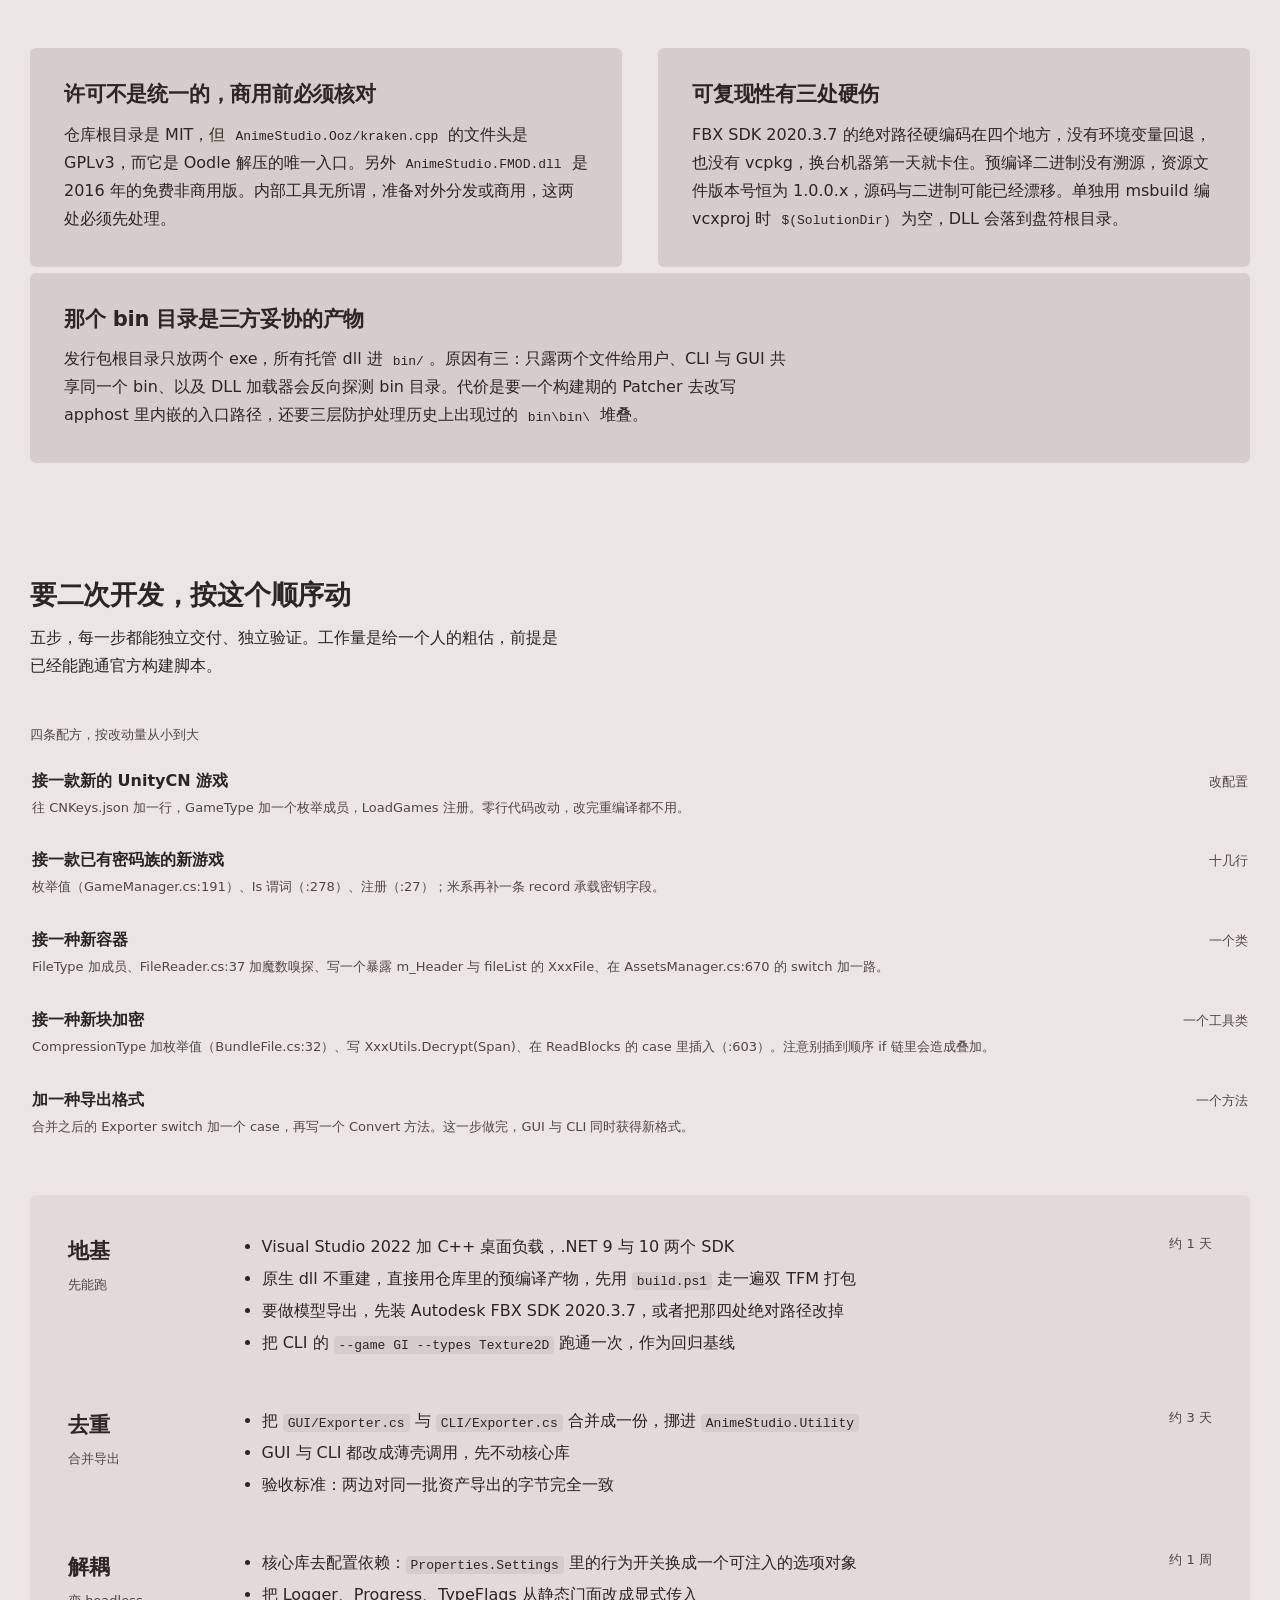
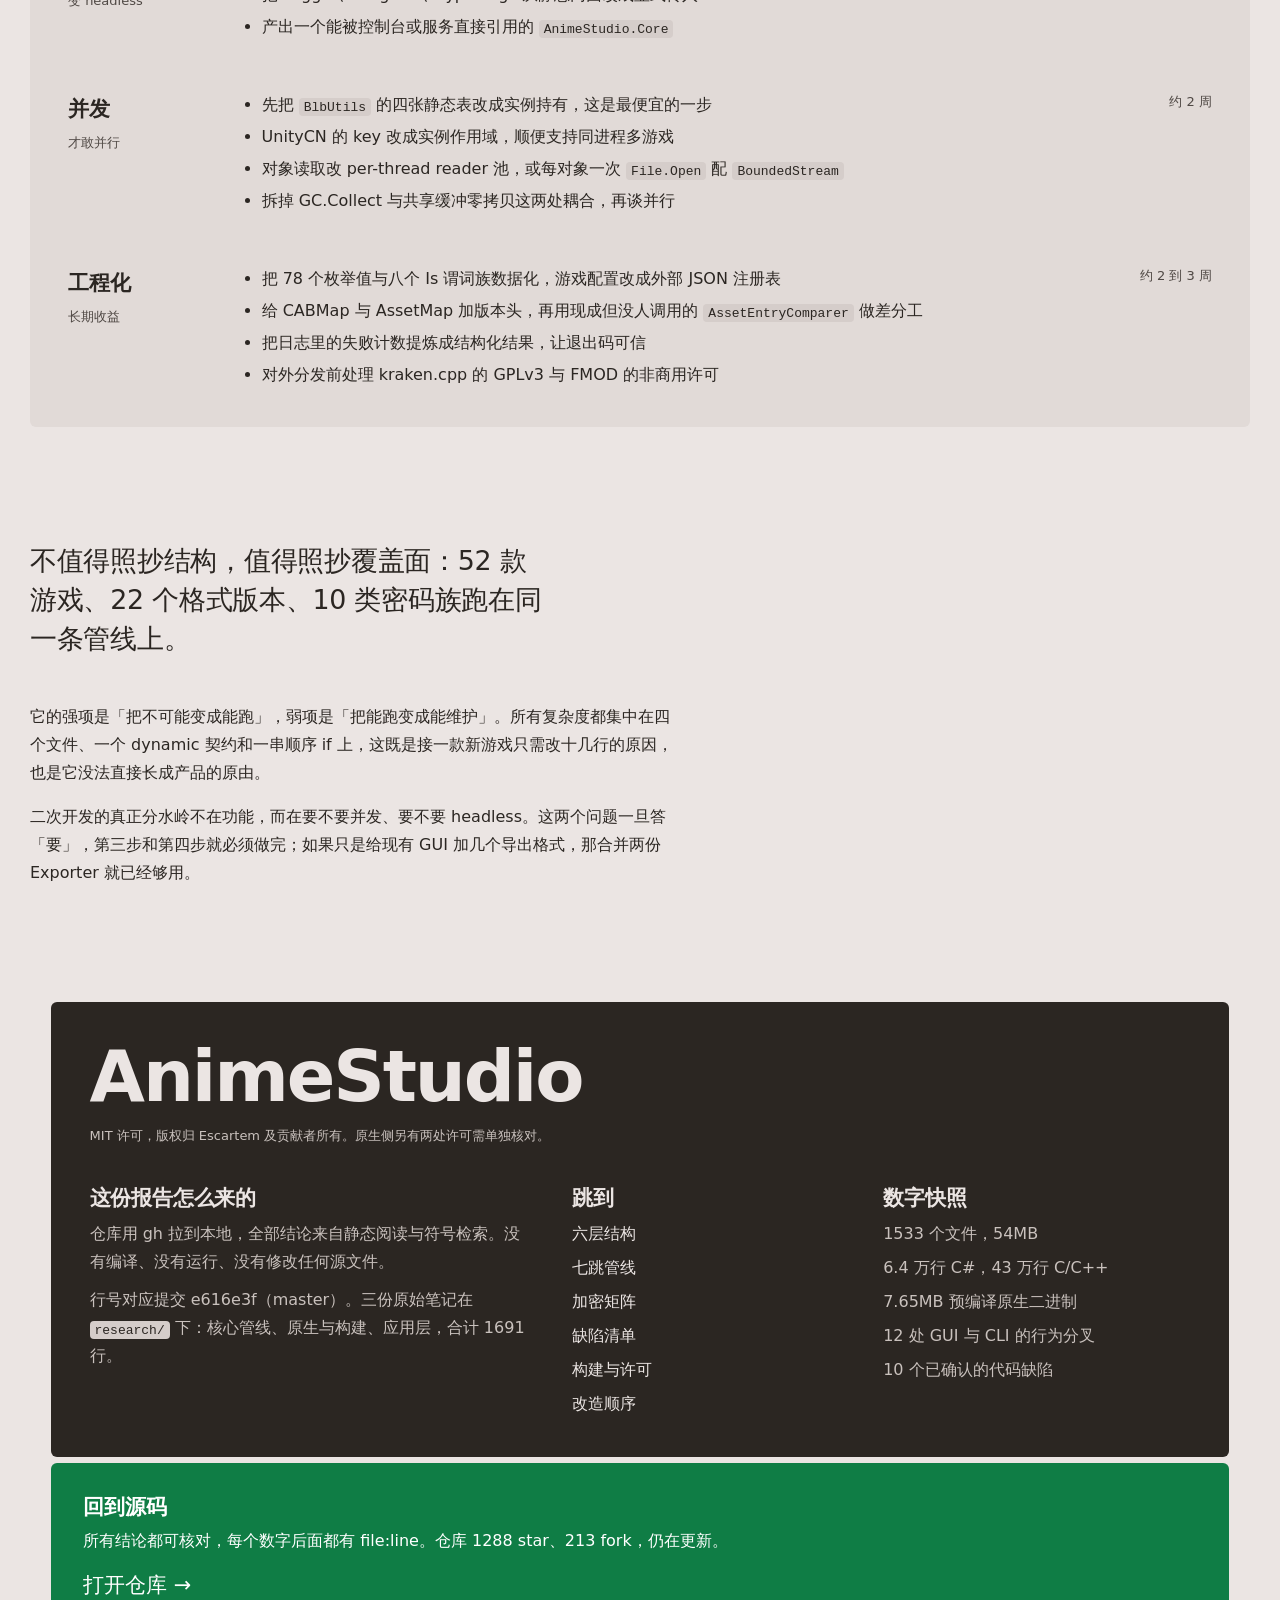
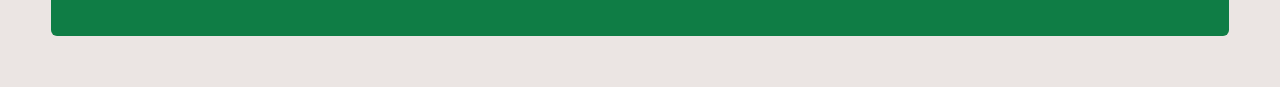
<file: report/index.html>
<!doctype html>
<html lang="zh-CN">
<head>
<meta charset="utf-8">
<meta name="viewport" content="width=device-width, initial-scale=1">
<title>AnimeStudio 技术报告 · 拆开一个能解 52 款游戏的包</title>
<style>
:root{
  --bg:#ebe5e3;
  --surface:#e1dad7;
  --surface-2:#d5cdca;
  --surface-3:#c8bfbc;
  --ink:#2b2622;
  --muted:#4f4844;
  --accent:#0f7d45;
  --accent-ink:#ffffff;
  --field-dark:#2b2622;
  --field-dark-ink:#ebe5e3;

  --step-small:13px;
  --step-body:16px;
  --step-lead:21px;
  --step-head:clamp(24px,2.1vw,30px);
  --step-display:clamp(38px,6.4vw,104px);

  --gap:6px;
  --margin:clamp(20px,4vw,56px);
  --ease:cubic-bezier(.16,.84,.3,1);
}
*{box-sizing:border-box}
html{-webkit-text-size-adjust:100%;scroll-behavior:smooth}
body{
  margin:0;background:var(--bg);color:var(--ink);overflow-x:clip;
  font-family:system-ui,-apple-system,"Segoe UI","PingFang SC","Hiragino Sans GB","Microsoft YaHei","Noto Sans SC",sans-serif;
  font-size:var(--step-body);line-height:1.75;
  text-rendering:optimizeLegibility;
}
::selection{background:var(--accent);color:var(--accent-ink)}
h1,h2,h3,h4,p,ul,ol,dl,figure{margin:0}
h1,h2,h3,h4{font-weight:600;line-height:1.18;letter-spacing:-.01em}
a{color:inherit}
code{
  font-family:ui-monospace,SFMono-Regular,Menlo,Consolas,"Liberation Mono",monospace;
  font-size:13px;background:var(--surface-2);color:var(--ink);
  padding:.12em .38em;border-radius:4px;white-space:nowrap;
}
strong{font-weight:600}
:focus-visible{outline:3px solid var(--accent);outline-offset:3px}

/* ---------- layout ---------- */
.wrap{max-width:1220px;margin:0 auto;padding:0 var(--margin)}
.band{padding:clamp(72px,9vw,132px) 0}
.band + .band{padding-top:0}
.stack{display:grid;gap:clamp(18px,2.4vw,30px);align-content:start}
.measure{max-width:66ch}
.note{font-size:var(--step-small);color:var(--muted);line-height:1.7}
.note code{white-space:normal;word-break:break-word}

/* ---------- hero ---------- */
.hero{min-height:100svh;display:flex;flex-direction:column;padding-top:56px}
.brandline{display:flex;align-items:center;justify-content:space-between;gap:16px}
.mark{display:flex;align-items:center;gap:10px;font-size:var(--step-small);color:var(--muted);white-space:nowrap}
.mark svg{display:block;width:22px;height:22px}
.toplink{font-size:var(--step-small);color:var(--muted);text-decoration:none}
.toplink:hover{color:var(--ink)}
.hero > .wrap{width:100%}
.hero-grid{flex:1;display:grid;align-content:end;padding-bottom:clamp(30px,6vh,64px)}
.hero-col{display:grid;gap:22px;max-width:940px}
.hero h1{font-size:var(--step-display);line-height:1.1;letter-spacing:-.03em;max-width:11em}
.hero .sub{max-width:40ch}
.hero-actions{display:flex;align-items:center;gap:24px;flex-wrap:wrap;margin-top:6px}
.btn{
  display:inline-flex;align-items:center;gap:10px;
  background:var(--accent);color:var(--accent-ink);
  font-size:var(--step-body);font-weight:500;text-decoration:none;
  padding:14px 24px;border-radius:4px;
  transition:transform .18s var(--ease),background-color .18s var(--ease);
}
.btn:hover{transform:translateY(-2px);background:#0b6637}
.btn:active{transform:translateY(0)}
.arrow-link{font-size:var(--step-body);text-decoration:none;display:inline-flex;gap:8px;align-items:center}
.arrow-link span{transition:transform .18s var(--ease)}
.arrow-link:hover span{transform:translateX(4px)}

/* peeking fragment: real container bytes */
.peek{background:var(--surface)}
.peek-inner{padding-top:20px}
.peek-head{display:flex;justify-content:space-between;gap:16px;align-items:baseline;margin-bottom:12px;font-size:var(--step-small);color:var(--muted)}
.byteview{position:relative;height:112px;overflow:hidden}
.bytesheet{
  position:absolute;inset:0;opacity:0;display:grid;gap:var(--gap);
  grid-template-columns:repeat(16,minmax(0,1fr));align-content:start;
  transition:opacity 1.4s var(--ease);
}
.bytesheet.on{opacity:1}
.bytesheet .cell{
  height:22px;background:var(--surface-2);font-size:var(--step-small);line-height:22px;
  text-align:center;color:var(--muted);border-radius:2px;overflow:hidden;
}
.bytesheet .cell.hot{background:var(--accent);color:var(--accent-ink)}
.bytesheet .cell.warm{background:var(--surface-3);color:var(--ink)}
.bytesheet .cell.blank{background:rgba(43,38,34,.055)}
.bytesheet-cap{display:flex;justify-content:space-between;gap:16px;font-size:var(--step-small);color:var(--muted);padding:12px 0 18px}

/* ---------- statement ---------- */
.statement{font-size:var(--step-head);line-height:1.45;letter-spacing:-.01em;max-width:30ch;font-weight:500}

/* ---------- section head ---------- */
.head{display:grid;gap:14px;margin-bottom:clamp(26px,3.4vw,44px)}
.head h2{font-size:var(--step-head);max-width:26ch}
.head p{max-width:52ch}

/* ---------- stats (unboxed) ---------- */
.statline{display:grid;grid-template-columns:repeat(auto-fit,minmax(148px,1fr));gap:clamp(20px,3vw,36px);margin-top:clamp(40px,6vw,72px)}
.stat b{display:block;font-size:34px;font-weight:600;letter-spacing:-.02em;line-height:1.1;font-variant-numeric:tabular-nums}
.stat span{display:block;font-size:var(--step-small);color:var(--muted);margin-top:6px;line-height:1.5}

/* ---------- layers ---------- */
.surfacecard{background:var(--surface);border-radius:6px;padding:clamp(10px,1.4vw,16px)}
.layers{display:grid;gap:var(--gap)}
.layer{
  display:grid;grid-template-columns:minmax(0,220px) minmax(0,1fr);
  gap:clamp(14px,2vw,28px);align-items:start;
  padding:clamp(14px,1.8vw,20px);border-radius:3px;
  transition:background-color .2s var(--ease);
}
.layer:hover{background:var(--surface-2)}
.layer-name{display:grid;gap:2px}
.layer-name b{font-size:var(--step-lead);font-weight:600;letter-spacing:-.01em}
.layer-name span{font-size:var(--step-small);color:var(--muted)}
.layer-body{display:flex;flex-wrap:wrap;gap:8px;align-items:baseline}
.chip{background:var(--bg);border-radius:3px;padding:4px 9px;font-size:var(--step-small);color:var(--ink)}
.layer.dark{background:var(--field-dark);color:var(--field-dark-ink)}
.layer.dark .layer-name span{color:#c9c1bd}
.layer.dark .chip{background:#3b3430;color:#efe9e6}

/* ---------- pipeline ---------- */
.rail{display:grid;grid-template-columns:repeat(7,minmax(0,1fr));gap:var(--gap);margin-bottom:var(--gap)}
.hop{
  appearance:none;border:0;cursor:pointer;text-align:left;
  background:var(--surface);color:var(--muted);
  padding:12px 10px 14px;border-radius:3px;
  display:grid;gap:6px;align-content:start;
  transition:background-color .2s var(--ease),color .2s var(--ease),transform .2s var(--ease);
}
.hop:hover{transform:translateY(-2px);color:var(--ink)}
.hop .n{font-size:var(--step-small);color:var(--muted)}
.hop .t{font-size:var(--step-body);font-weight:600;color:var(--ink);line-height:1.3}
.hop[aria-selected="true"]{background:var(--accent);color:var(--accent-ink)}
.hop[aria-selected="true"] .t,.hop[aria-selected="true"] .n{color:var(--accent-ink)}
.panels{background:var(--surface);border-radius:6px;padding:clamp(20px,2.6vw,32px)}
.panel{display:grid;gap:16px}
.panel[hidden]{display:none}
.panel-grid{display:grid;grid-template-columns:minmax(0,1.15fr) minmax(0,1fr);gap:clamp(18px,3vw,40px)}
.panel h3{font-size:var(--step-lead);max-width:26ch}
.panel .anchor{font-size:var(--step-small);color:var(--muted)}
.facts{display:grid;gap:0;margin:0}
.facts div{display:grid;grid-template-columns:76px minmax(0,1fr);gap:12px;padding:8px 0;font-size:var(--step-body);line-height:1.6}
.facts dt{color:var(--muted);font-size:var(--step-small)}
.facts dd{margin:0}
.pit{background:var(--bg);border-radius:4px;padding:14px 16px;font-size:var(--step-body);line-height:1.65}

/* ---------- interface fragments (data-ui) ---------- */
.shells{display:grid;grid-template-columns:minmax(0,1fr) minmax(0,1fr);gap:clamp(18px,3vw,36px);align-items:start}
.shell{display:grid;gap:12px}
.shell > h3{font-size:var(--step-lead)}
.shell p{font-size:var(--step-body);line-height:1.7;color:var(--muted)}
.ui{
  background:var(--surface);border-radius:5px;padding:14px;
  display:grid;gap:8px;font-size:var(--step-body);line-height:1.45;
}
.ui-head{display:flex;justify-content:space-between;align-items:center;gap:10px;font-size:var(--step-small);color:var(--muted);padding-bottom:2px}
.ui-btn{background:var(--bg);color:var(--ink);padding:5px 10px;border-radius:3px;font-size:var(--step-small)}
.ui-field{background:var(--bg);border-radius:3px;padding:7px 10px;color:var(--ink);font-size:var(--step-body)}
.ui-field.sel{background:var(--accent);color:var(--accent-ink)}
.ui-list{display:grid;gap:2px}
.ui-row{display:grid;grid-template-columns:96px minmax(0,1fr) auto;gap:10px;padding:5px 8px;background:var(--bg);border-radius:2px;align-items:baseline}
.ui-row.sel{background:var(--accent);color:var(--accent-ink)}
.ui-row .ty{color:var(--muted);font-size:var(--step-small)}
.ui-row.sel .ty,.ui-row.sel .ct{color:#ffffff}
.ui-row .nm{white-space:nowrap;overflow:hidden;text-overflow:ellipsis}
.ui-row .ct{color:var(--muted);font-size:var(--step-small)}
pre.ui-cli{background:var(--field-dark);color:#efe9e6;border-radius:5px;padding:16px;margin:0;font-family:ui-monospace,SFMono-Regular,Menlo,Consolas,monospace;font-size:var(--step-small);line-height:1.8;white-space:pre-wrap;overflow-x:auto}
.ui-cli .p{color:#8fded0}
.ui-cli .c{color:#c9c1bd}
.ui-view{height:96px;display:grid;place-items:center;color:var(--muted);background:var(--surface-2);border-radius:3px}

/* ---------- table ---------- */
.tbl{width:100%;border-collapse:collapse;font-size:var(--step-body)}
.tbl caption{text-align:left;font-size:var(--step-small);color:var(--muted);padding-bottom:12px}
.tbl th,.tbl td{text-align:left;padding:12px 14px;vertical-align:top;line-height:1.55}
.tbl thead th{font-size:var(--step-small);color:var(--ink);font-weight:500;background:var(--surface-2)}
.tbl tbody tr:nth-child(odd){background:var(--surface)}
.tbl td code{background:var(--surface-2)}
.tbl tbody tr:hover{background:var(--surface-2)}
.tbl .num{font-variant-numeric:tabular-nums;white-space:nowrap}
.tbl .sev{white-space:nowrap;font-size:var(--step-small)}
.dot{display:inline-block;width:8px;height:8px;border-radius:50%;margin-right:7px;vertical-align:1px}
.dot.hi{background:var(--accent)}
.dot.mid{background:#8a6a25}
.dot.lo{background:#7b736e}
.scroll-x{overflow-x:auto;-webkit-overflow-scrolling:touch}

/* ---------- crypto ---------- */
.cryptolayers{display:grid;grid-template-columns:repeat(3,minmax(0,1fr));gap:var(--gap);margin-bottom:clamp(22px,3vw,36px)}
.clayer{background:var(--surface);border-radius:4px;padding:clamp(16px,2vw,22px);display:grid;gap:10px;align-content:start}
.clayer:nth-child(2){background:var(--surface-2)}
.clayer:nth-child(3){background:var(--surface-2)}
.clayer b{font-size:var(--step-lead);font-weight:600}
.clayer .where{font-size:var(--step-small);color:var(--muted)}
.clayer p{font-size:var(--step-body);line-height:1.6}
.tagline{display:flex;flex-wrap:wrap;gap:6px;margin-top:auto}
.tag{font-size:var(--step-small);background:var(--bg);padding:3px 8px;border-radius:3px;color:var(--ink)}

/* ---------- slider figure ---------- */
.figure-field{background:var(--field-dark);color:var(--field-dark-ink);border-radius:6px;padding:clamp(24px,4vw,48px)}
.figure-field h3{font-size:var(--step-head);max-width:20ch}
.figure-field .q{color:#c9c1bd;font-size:var(--step-body);margin-top:12px;max-width:56ch}
.slider-wrap{margin-top:clamp(24px,3vw,40px);max-width:460px}
input[type=range]{
  -webkit-appearance:none;appearance:none;width:100%;height:6px;border-radius:3px;
  background:#4a423d;outline-offset:8px;
}
input[type=range]::-webkit-slider-thumb{
  -webkit-appearance:none;width:26px;height:26px;border-radius:50%;
  background:var(--accent);cursor:pointer;border:0;
  transition:transform .15s var(--ease);
}
input[type=range]::-webkit-slider-thumb:hover{transform:scale(1.08)}
input[type=range]::-moz-range-thumb{width:26px;height:26px;border-radius:50%;background:var(--accent);cursor:pointer;border:0}
.readout{display:grid;grid-template-columns:minmax(0,1fr) minmax(0,1fr);gap:clamp(18px,3vw,40px);align-items:end;margin-top:clamp(28px,4vw,56px)}
.bigfig{font-size:clamp(56px,9vw,120px);font-weight:600;line-height:.86;letter-spacing:-.03em;font-variant-numeric:tabular-nums}
.bigfig small{font-size:21px;font-weight:500;letter-spacing:0;margin-left:.25em;vertical-align:.7em;color:#c9c1bd}
.branch{font-size:var(--step-body);line-height:1.65;max-width:34ch}
.branch .k{color:#8fded0;font-weight:600}
.branch code{background:#3b3430;color:#efe9e6}

/* ---------- rows ---------- */
.rows{display:grid;gap:0}
.row{
  display:grid;grid-template-columns:minmax(0,1fr) auto;gap:16px;align-items:baseline;
  padding:14px 2px;transition:background-color .18s var(--ease),padding-left .18s var(--ease);
}
.row:hover{background:var(--surface);padding-left:12px}
.row .rt{display:grid;gap:3px}
.row .rt b{font-size:var(--step-body);font-weight:600}
.row .rt span{font-size:var(--step-small);color:var(--muted);line-height:1.6}
.row .rv{font-size:var(--step-small);color:var(--muted);white-space:nowrap}
.grouphead{font-size:var(--step-small);color:var(--muted);margin:28px 0 6px}
.rows > .grouphead:first-child{margin-top:0}

/* ---------- phases ---------- */
.phases{display:grid;gap:var(--gap);background:var(--surface);border-radius:6px;padding:clamp(10px,1.4vw,16px)}
.phase{display:grid;grid-template-columns:minmax(0,150px) minmax(0,1fr) minmax(0,150px);gap:clamp(14px,2vw,26px);align-items:start;padding:clamp(16px,2vw,22px);border-radius:3px}
.phase:hover{background:var(--surface-2)}
.phase .ph{font-size:var(--step-lead);font-weight:600}
.phase .ph small{display:block;font-size:var(--step-small);font-weight:400;color:var(--muted);margin-top:4px}
.phase ul{margin:0;padding-left:18px;font-size:var(--step-body);line-height:1.75;display:grid;gap:4px}
.phase .eff{font-size:var(--step-small);color:var(--muted);text-align:right}

/* ---------- callout ---------- */
.callout{background:var(--surface-2);border-radius:6px;padding:clamp(22px,3vw,34px);display:grid;gap:14px}
.callout h3{font-size:var(--step-lead)}
.callout p{font-size:var(--step-body);line-height:1.75;max-width:72ch}

/* ---------- footer ---------- */
footer{padding:0 var(--margin) var(--margin)}
.foot{max-width:1220px;margin:0 auto;display:grid;gap:var(--gap)}
.foot-band{background:var(--field-dark);color:var(--field-dark-ink);border-radius:6px;padding:clamp(24px,3vw,40px);display:grid;gap:clamp(24px,3vw,40px)}
.foot-cols{display:grid;grid-template-columns:minmax(0,1.3fr) minmax(0,.8fr) minmax(0,.9fr);gap:clamp(20px,3vw,40px);align-items:start}
.foot-band h3{font-size:var(--step-lead)}
.foot-band p,.foot-band li{font-size:var(--step-body);line-height:1.75;color:#c9c1bd}
.foot-band ul{margin:0;padding:0;list-style:none;display:grid;gap:6px}
.foot-band a{text-decoration:none;color:var(--field-dark-ink)}
.foot-band a:hover{color:#8fded0}
.wordmark{font-size:clamp(34px,5.6vw,76px);font-weight:600;letter-spacing:-.03em;line-height:1;display:block;overflow-wrap:anywhere}
.foot-cta{background:var(--accent);color:var(--accent-ink);border-radius:6px;padding:clamp(22px,3vw,32px);display:grid;gap:12px}
.foot-cta a{text-decoration:none;color:inherit;display:grid;gap:8px}
.foot-cta h3{font-size:var(--step-lead)}
.foot-cta p{font-size:var(--step-body);line-height:1.6}
.foot-cta .go{font-size:var(--step-lead);margin-top:6px}

/* ---------- motion ---------- */
.js [data-rise]{opacity:0;transform:translateY(20px);transition:opacity .7s var(--ease),transform .7s var(--ease);transition-delay:calc(var(--i,0) * 70ms)}
.js [data-rise].in{opacity:1;transform:none}
@media (prefers-reduced-motion:reduce){
  *{animation:none!important;transition:none!important}
  .js [data-rise]{opacity:1;transform:none}
  html{scroll-behavior:auto}
}

/* ---------- responsive ---------- */
@media (max-width:1080px){
  .panel-grid{grid-template-columns:1fr}
  .cryptolayers{grid-template-columns:1fr}
  .shells{grid-template-columns:1fr}
  .phase{grid-template-columns:1fr}
  .phase .eff{text-align:left}
  .readout{grid-template-columns:1fr;align-items:start}
  .foot-cols{grid-template-columns:1fr}
}
@media (max-width:760px){
  :root{--step-body:16px}
  .hero{padding-top:32px;min-height:auto}
  .hero-grid{align-content:start;padding-top:clamp(48px,12vh,88px);padding-bottom:32px}
  .hero h1{max-width:none}
  .rail{grid-template-columns:repeat(2,minmax(0,1fr))}
  .layer{grid-template-columns:1fr;gap:8px}
  .row{grid-template-columns:1fr}
  .row .rv{order:-1}
  .bytesheet{grid-template-columns:repeat(8,minmax(0,1fr))}
  .byteview{height:136px}
  .facts div{grid-template-columns:1fr;gap:2px}
  .scroll-x{overflow:visible}
  .tbl thead{display:none}
  .tbl,.tbl tbody,.tbl tr,.tbl td{display:block;width:100%}
  .tbl tbody tr{background:var(--surface);border-radius:4px;padding:12px 14px;margin-bottom:var(--gap)}
  .tbl tbody tr:nth-child(odd){background:var(--surface)}
  .tbl td{padding:3px 0}
  .tbl td[data-l]::before{content:attr(data-l);display:block;font-size:var(--step-small);color:var(--muted)}
  .tbl caption{display:none}
}
</style>
</head>
<body>

<!-- ============ HERO ============ -->
<header class="hero">
  <div class="wrap brandline">
    <div class="mark">
      <svg viewBox="0 0 24 24" aria-hidden="true"><rect x="2" y="2" width="9" height="9" rx="1.5" fill="#2b2622"/><rect x="13" y="2" width="9" height="9" rx="1.5" fill="#0f7d45"/><rect x="2" y="13" width="9" height="9" rx="1.5" fill="#c8bfbc"/><rect x="13" y="13" width="9" height="9" rx="1.5" fill="#e1dad7"/></svg>
      <span>AnimeStudio 解剖报告</span>
    </div>
    <a class="toplink" href="https://github.com/Escartem/AnimeStudio" target="_blank" rel="noopener">github.com/Escartem/AnimeStudio</a>
  </div>

  <div class="wrap hero-grid">
    <div class="hero-col">
      <h1>拆开一个能解<br>52 款游戏的包</h1>
      <p class="sub">一个 Unity 资产提取器，能开 52 款游戏的包，包括米哈游全线。下面是它的六层结构、七跳管线、加密矩阵和改造顺序。</p>
      <p class="note">结论来自静态阅读 1533 个文件、15 个项目、6.4 万行 C# 与 43 万行 C/C++。仓库没有被改动，也没有被编译。</p>
      <div class="hero-actions">
        <a class="btn" href="#pipeline">走一遍 7 跳管线 <span aria-hidden="true">→</span></a>
        <a class="arrow-link" href="#roadmap">直接看改造清单 <span aria-hidden="true">→</span></a>
      </div>
    </div>
  </div>

  <div class="peek" data-ui>
    <div class="wrap peek-inner">
      <div class="peek-head">
        <span>文件开头 64 字节：签名区高亮，其余是按 16 字节对齐的空块</span>
        <span id="peekKind">UnityFS</span>
      </div>
      <div class="byteview" aria-hidden="true">
        <div class="bytesheet on" data-sheet="0"></div>
        <div class="bytesheet" data-sheet="1"></div>
        <div class="bytesheet" data-sheet="2"></div>
        <div class="bytesheet" data-sheet="3"></div>
      </div>
      <div class="bytesheet-cap"><span id="peekNote">FileReader.cs:47 · 7 字节签名</span><span>0x00</span></div>
    </div>
  </div>
</header>

<main>

<!-- ============ STATEMENT ============ -->
<section class="band wrap" id="thesis">
  <p class="statement" data-rise>难度不在解密。难的是让 1052 行的索引器在 512MB 的边界上活下来。</p>
  <div class="statline">
    <div class="stat" data-rise style="--i:0"><b>1 533</b><span>仓库文件总数，54MB</span></div>
    <div class="stat" data-rise style="--i:1"><b>52</b><span>注册在册的游戏条目，78 个枚举值</span></div>
    <div class="stat" data-rise style="--i:2"><b>15</b><span>slnx 项目，其中 8 个原生 vcxproj</span></div>
    <div class="stat" data-rise style="--i:3"><b>306</b><span>次提交，18 位贡献者</span></div>
    <div class="stat" data-rise style="--i:4"><b>1 288</b><span>GitHub star，213 个 fork</span></div>
  </div>
</section>

<!-- ============ LAYERS ============ -->
<section class="band wrap" id="layers">
  <div class="head">
    <h2>六层，被一个 switch 串起来</h2>
    <p>从上到下：两个壳、一个编排器、一组容器、一个序列化器、一份密码表，最后是四个原生解码器。每一层的边界都写在同一份代码里，而不是接口里。</p>
  </div>
  <div class="surfacecard">
    <div class="layers">
      <div class="layer" data-rise>
        <div class="layer-name"><b>外壳</b><span>两个入口，两份导出</span></div>
        <div class="layer-body">
          <span class="chip">AnimeStudio.GUI · WinForms + OpenTK</span>
          <span class="chip">AnimeStudio.CLI · System.CommandLine</span>
          <span class="chip">Exporter.cs 各一份</span>
          <span class="chip">MainForm 141KB</span>
        </div>
      </div>
      <div class="layer" data-rise>
        <div class="layer-name"><b>编排</b><span>AnimeStudio 核心库</span></div>
        <div class="layer-body">
          <span class="chip">AssetsManager 1126 行</span>
          <span class="chip">AssetsHelper 1052 行</span>
          <span class="chip">ImportHelper 1129 行</span>
          <span class="chip">GameManager 361 行</span>
          <span class="chip">UnityCNManager 107 行</span>
        </div>
      </div>
      <div class="layer" data-rise>
        <div class="layer-name"><b>容器</b><span>七种包，一个 dynamic 契约</span></div>
        <div class="layer-body">
          <span class="chip">BundleFile 922 行</span>
          <span class="chip">MhyFile</span><span class="chip">BlbFile</span><span class="chip">HygFile</span><span class="chip">VFSFile</span><span class="chip">WebFile</span><span class="chip">AFKJourneyUtils 604 行</span>
        </div>
      </div>
      <div class="layer" data-rise>
        <div class="layer-name"><b>序列化</b><span>22 个格式版本，两条 TypeTree 读法</span></div>
        <div class="layer-body">
          <span class="chip">SerializedFile 431 行</span>
          <span class="chip">TypeTreeHelper 340 行</span>
          <span class="chip">ClassIDType 540 个类型</span>
          <span class="chip">ObjectReader 110 行</span>
          <span class="chip">PPtr 引用解析</span>
        </div>
      </div>
      <div class="layer dark" data-rise>
        <div class="layer-name"><b>密码</b><span>14 个文件，三层分工</span></div>
        <div class="layer-body">
          <span class="chip">CryptoHelper 常量总仓</span>
          <span class="chip">UnityCN</span><span class="chip">Mr0kUtils</span><span class="chip">BlkUtils</span><span class="chip">BlbUtils</span><span class="chip">NetEaseUtils</span><span class="chip">FairGuardUtils</span><span class="chip">VFSUtils 606 行</span>
        </div>
      </div>
      <div class="layer" data-rise>
        <div class="layer-name"><b>原生</b><span>不进解决方案构建，预编译进 git</span></div>
        <div class="layer-body">
          <span class="chip">AnimeStudio.Ooz · Oodle</span>
          <span class="chip">ACL × 5 版本</span>
          <span class="chip">HLSLDecompiler</span>
          <span class="chip">FBXNative</span>
          <span class="chip">Utility · FMOD / CSspv / CecilTools</span>
        </div>
      </div>
    </div>
  </div>
</section>

<!-- ============ PIPELINE ============ -->
<section class="band wrap" id="pipeline">
  <div class="head">
    <h2>七个跳点，每一跳都有名字</h2>
    <p>点任意一跳，看它读什么、写什么、把什么交给了下一跳。每一条都给了可以直接跳转的 file:line。</p>
  </div>

  <div class="rail" role="tablist" aria-label="管线跳点">
    <button class="hop" role="tab" aria-selected="true" data-hop="0"><span class="n">1</span><span class="t">嗅探</span></button>
    <button class="hop" role="tab" aria-selected="false" data-hop="1"><span class="n">2</span><span class="t">外层解密</span></button>
    <button class="hop" role="tab" aria-selected="false" data-hop="2"><span class="n">3</span><span class="t">容器</span></button>
    <button class="hop" role="tab" aria-selected="false" data-hop="3"><span class="n">4</span><span class="t">块解压</span></button>
    <button class="hop" role="tab" aria-selected="false" data-hop="4"><span class="n">5</span><span class="t">序列化</span></button>
    <button class="hop" role="tab" aria-selected="false" data-hop="5"><span class="n">6</span><span class="t">对象</span></button>
    <button class="hop" role="tab" aria-selected="false" data-hop="6"><span class="n">7</span><span class="t">导出</span></button>
  </div>

  <div class="panels">
    <div class="panel" data-panel="0">
      <div class="panel-grid">
        <div class="stack">
          <h3>先用 20 个字节认脸，认不出再逐字节试</h3>
          <p>构造 <code>FileReader</code> 时就完成嗅探：先读 20 字节的签名字符串匹配 UnityFS、UnityWeb、UnityRaw、UnityArchive、UnityWebData1.0、blk、ENCR，不中就走字节签名级联，从 VFS、gzip、brotli 一路试到 mhy0、Blb、HYG、Naraka，最后兜底成 ResourceFile。</p>
          <dl class="facts">
            <div><dt>输入</dt><dd>磁盘上的一个路径</dd></div>
            <div><dt>输出</dt><dd><code>FileType</code>，共 15 种容器类型</dd></div>
            <div><dt>判据</dt><dd>字符串签名 + 六组字节特征 + <code>m_FileSize == stream.Length</code></dd></div>
          </dl>
        </div>
        <div class="stack">
          <div class="pit">坑：<code>FileReader.cs:37</code> 的级联顺序是有意义的。把 gzip 的检查放到 SerializedFile 前面，所有未压缩的 <code>.assets</code> 都会被当成 gzip 喂给解压器。</div>
          <p class="anchor">锚点：<code>AnimeStudio/FileReader.cs:37</code> · CheckFileType</p>
        </div>
      </div>
    </div>

    <div class="panel" data-panel="1" hidden>
      <div class="panel-grid">
        <div class="stack">
          <h3>整文件解密和容器识别，挤在同一个函数里</h3>
          <p><code>PreProcessing</code> 做两件事。一是 <code>switch (game.Type)</code> 分发 21 个厂商整文件解密器；二是读出头里的 <code>size</code> 字段，一旦发现它不等于文件实际长度，就把这个文件降级成 <code>BlockFile</code>。星穹铁道的 <code>.block</code> 里塞着上百个 ENCR，就是在这里被认出来的。</p>
          <dl class="facts">
            <div><dt>输入</dt><dd>一个已嗅探的 <code>FileReader</code></dd></div>
            <div><dt>输出</dt><dd>另一个 <code>FileReader</code>，新 stream，旧的要自己 Dispose</dd></div>
            <div><dt>规模</dt><dd>17 个 Decrypt + 2 个 Parse + 2 个 Decompress</dd></div>
          </dl>
        </div>
        <div class="stack">
          <div class="pit">坑：这一层必须整文件读进内存。想让大包流式处理，改这里没有用，得把 L1 拆成按块的范围解密。</div>
          <p class="anchor">锚点：<code>AnimeStudio/FileReader.cs:183</code> · PreProcessing</p>
        </div>
      </div>
    </div>

    <div class="panel" data-panel="2" hidden>
      <div class="panel-grid">
        <div class="stack">
          <h3>七路容器，靠两个成员名接头</h3>
          <p><code>LoadGameBlockFile</code> 一个 switch 覆盖 UnityFS、ENCR、blk、mhy、Blb、HYG、VFS、lpak 八种形态。所有容器对象最后都被 <code>dynamic</code> 消费，只要求暴露两个成员：<code>m_Header</code> 和 <code>fileList</code>。成员名拼错，编译期不会报错，运行时才炸。</p>
          <dl class="facts">
            <div><dt>输入</dt><dd>已解密的 <code>FileReader</code></dd></div>
            <div><dt>输出</dt><dd><code>List&lt;StreamFile&gt;</code>，AssetBundle 里每个节点一份</dd></div>
            <div><dt>关键</dt><dd>UnityCN 的头解密按 Unity 版本切换 flag 掩码，2020、2021、2022 三套</dd></div>
          </dl>
        </div>
        <div class="stack">
          <div class="pit">坑：这是全库唯一的容器契约，也是唯一的隐式契约。想加新容器，照抄 <code>m_Header</code> 加 <code>fileList</code> 的形状，别自作聪明抽接口。</div>
          <p class="anchor">锚点：<code>AnimeStudio/AssetsManager.cs:660</code> · <code>AnimeStudio/BundleFile.cs:124</code></p>
        </div>
      </div>
    </div>

    <div class="panel" data-panel="3" hidden>
      <div class="panel-grid">
        <div class="stack">
          <h3>六个厂商的判断，是一条顺序 if 链</h3>
          <p><code>ReadBlocks</code> 里逐块解压，先过 NetEase 的 LZMA 首块，再过 Oodle 家族，再在 LZ4 家族里塞 WMV 的首块异或，然后依次尝试 mr0k、UnityCN、NetEase、FairGuard、OPFP。UnityCN 的判定就是块头里那个 <code>0x100</code> 位。</p>
          <dl class="facts">
            <div><dt>输入</dt><dd><code>StorageBlock[]</code>，每块带压缩类型与 flag</dd></div>
            <div><dt>输出</dt><dd>解压后的共享缓冲，或一个 <code>path.temp</code> 临时文件</dd></div>
            <div><dt>阈值</dt><dd>总解压量不超过 512MB 走内存，否则落盘</dd></div>
          </dl>
        </div>
        <div class="stack">
          <div class="pit">坑：这六个判断是顺序 <code>if</code> 而不是 <code>else if</code>。当前游戏矩阵下它们互斥，但新增一个厂商时，一个包同时命中两条就是叠加解密，症状是「解出来还是乱码，但前 16 字节正确」。</div>
          <p class="anchor">锚点：<code>AnimeStudio/BundleFile.cs:590</code> · ReadBlocks</p>
        </div>
      </div>
    </div>

    <div class="panel" data-panel="4" hidden>
      <div class="panel-grid">
        <div class="stack">
          <h3>一个构造函数，22 个版本分支</h3>
          <p>头、端序、64 位偏移、平台回落、类型表、对象表、脚本表、外部文件表，全在 <code>SerializedFile</code> 的构造函数里按版本号顺序读。TypeTree 有两条读法：新版本用定长节点加字符串缓冲，旧版本递归下降。米系游戏还多一层 classID 反混淆。</p>
          <dl class="facts">
            <div><dt>输入</dt><dd>CAB 里切出来的一个 <code>StreamFile</code></dd></div>
            <div><dt>输出</dt><dd><code>m_Objects</code> 对象表加 <code>m_Externals</code> 跨文件引用表</dd></div>
            <div><dt>版本</dt><dd>1 到 22，<code>RefactoredClassId=16</code>、<code>LargeFilesSupport=22</code></dd></div>
          </dl>
        </div>
        <div class="stack">
          <div class="pit">坑：版本被 strip 掉又没显式指定，这里直接抛异常。两个补丁点分别是 Azur Promilia CBT2 的硬编码版本号，和 AFK Journey 从 <code>globalgamemanagers</code> 反查。</div>
          <p class="anchor">锚点：<code>AnimeStudio/SerializedFile.cs:37</code></p>
        </div>
      </div>
    </div>

    <div class="panel" data-panel="5" hidden>
      <div class="panel-grid">
        <div class="stack">
          <h3>30 个具名类型，其余全是兜底</h3>
          <p>每个对象表条目造一个 <code>ObjectReader</code>，按 classID 分发到 30 个具名类，认不出的落到基类 <code>Object</code>，靠 TypeTree 现场反射读字段。对象解析只能串行：所有 reader 共用同一个 <code>BaseStream</code>，位置是共享状态。</p>
          <dl class="facts">
            <div><dt>输入</dt><dd><code>ObjectInfo</code>：byteStart、byteSize、classID、pathID</dd></div>
            <div><dt>输出</dt><dd><code>Object</code> 实例，挂回 <code>SerializedFile.ObjectsDic</code></dd></div>
            <div><dt>失败</dt><dd>逐对象 try/catch，只记日志，不中断</dd></div>
          </dl>
        </div>
        <div class="stack">
          <div class="pit">坑：想并行读对象，别在 <code>ReadAssets</code> 上加 <code>Parallel.For</code>。要么每个对象开一次 <code>File.Open</code> 配 <code>BoundedStream</code>，要么做 per-thread reader 池。</div>
          <p class="anchor">锚点：<code>AnimeStudio/ObjectReader.cs:21</code> · <code>AnimeStudio/Classes/Object.cs:32</code></p>
        </div>
      </div>
    </div>

    <div class="panel" data-panel="6" hidden>
      <div class="panel-grid">
        <div class="stack">
          <h3>导出不在核心库里</h3>
          <p>核心库只负责把对象读出来。真正的导出分发在 GUI 的 <code>Exporter.ExportConvertFile</code>，CLI 有一份复制。四种导出模式：Convert、Raw、Dump、JSON；目录布局按 ByType、ByContainer、BySource 三种分组算出来。</p>
          <dl class="facts">
            <div><dt>输入</dt><dd><code>List&lt;AssetItem&gt;</code>，每条持有一个 <code>Object</code></dd></div>
            <div><dt>输出</dt><dd>PNG、WAV、FBX、OBJ、GLTF、TXT、JSON</dd></div>
            <div><dt>代价</dt><dd>两份实现已经开始漂移，这是二次开发第一个要合并的地方</dd></div>
          </dl>
        </div>
        <div class="stack">
          <div class="pit">坑：想把核心库做成 headless，第一件事就是把 <code>Exporter.cs</code> 的 switch 从 GUI 移到 <code>AnimeStudio.Utility</code>，否则 CLI 和 GUI 会继续各改各的。</div>
          <p class="anchor">锚点：<code>AnimeStudio.GUI/Exporter.cs:646</code> · <code>AnimeStudio.GUI/Studio.cs:667</code></p>
        </div>
      </div>
    </div>
  </div>
</section>

<!-- ============ SHELLS ============ -->
<section class="band wrap" id="shells">
  <div class="head">
    <h2>两个壳，86% 的代码是复制粘贴</h2>
    <p>GUI 与 CLI 不共享任何应用层代码，只共用 core 和 Utility 两个库。实测非空行交集：Exporter.cs 在 GUI 里 705 行、CLI 里 622 行，其中 498 行逐字相同；Studio.cs 是 1108 行对 528 行，311 行相同。复制之后各自演化，已经有 12 处行为分叉。</p>
  </div>

  <div class="shells">
    <div class="shell" data-rise>
      <h3>游戏选择器读的是同一张注册表</h3>
      <p>52 个条目按 Hoyo、Unity、Other、Hidden 四类分组。UnityCN 那一组的名称和密钥来自 CNKeys.json，编辑后可以热重载。</p>
      <div class="ui" data-ui>
        <div class="ui-head"><span>Game</span><span class="ui-btn">Reload</span></div>
        <div class="ui-field">Hoyo · Genshin Impact — Live</div>
        <div class="ui-field sel">Hoyo · Star Rail — Live</div>
        <div class="ui-field">Hoyo · Zenless Zone Zero — Live</div>
        <div class="ui-field">UnityCN · Punishing Gray Raven — Global/Korea</div>
        <div class="ui-field">Unity · Normal (unencrypted)</div>
      </div>
    </div>

    <div class="shell" data-rise style="--i:1">
      <h3>资产列表的三列就是全部元数据</h3>
      <p>类型、名称、容器路径。类型取自 540 个 ClassID，容器路径决定导出时的目录布局。</p>
      <div class="ui" data-ui>
        <div class="ui-head"><span>Assets · 12 480 项</span><span class="ui-btn">Export</span></div>
        <div class="ui-list">
          <div class="ui-row sel"><span class="ty">Texture2D</span><span class="nm">UI_AvatarIcon_PlayerBoy</span><span class="ct">UI/Icon</span></div>
          <div class="ui-row"><span class="ty">Mesh</span><span class="nm">Avatar_Boy_Body</span><span class="ct">Avatar</span></div>
          <div class="ui-row"><span class="ty">AnimationClip</span><span class="nm">Avatar_Boy_Idle_01</span><span class="ct">Animation</span></div>
          <div class="ui-row"><span class="ty">Material</span><span class="nm">Mat_Body_01</span><span class="ct">Material</span></div>
          <div class="ui-row"><span class="ty">AudioClip</span><span class="nm">Vo_PlayerBoy_001</span><span class="ct">Audio</span></div>
          <div class="ui-row"><span class="ty">Shader</span><span class="nm">Avatar_Standard</span><span class="ct">Shader</span></div>
        </div>
      </div>
    </div>

    <div class="shell" data-rise style="--i:2">
      <h3>CLI 有 15 个选项，两个位置参数</h3>
      <p>下表都来自 CommandLine.cs 里真实声明的 Option 泛型。README 写的 <code>--types Texture2D,Sprite</code> 是错的：代码按空格分隔，写成逗号会被解析成空集然后静默跳过。</p>
      <pre class="ui-cli" data-ui><span class="p">&gt;</span> AnimeStudio.CLI.exe <span class="c">&lt;input&gt; &lt;output&gt;</span>
    --game GI --types Texture2D Sprite
    --export_type convert --group_assets ByContainer

<span class="c">--silent        --logger_flags    --types
--names         --containers      --game
--map_op        --map_type        --map_name
--unity_version --group_assets    --export_type
--ai_file       --dummy_dlls      --key</span></pre>
    </div>

    <div class="shell" data-rise style="--i:3">
      <h3>图形预览是 OpenGL，只画位置和法线</h3>
      <p>网格走 OpenTK 的三个内嵌 GLSL program，正交投影，没有 UV、没有贴图、没有材质。纹理与精灵走 SkiaSharp 转 DirectBitmap，音频走 FMOD，着色器走独立反编译库。四套渲染路径，四种失败模式。</p>
      <div class="ui" data-ui>
        <div class="ui-head"><span>Preview · Mesh</span><span class="ui-btn">Wireframe</span></div>
        <div class="ui-view">GLControl · 顶点缓冲在这里</div>
        <div class="ui-row" style="grid-template-columns:1fr auto"><span class="ty">SK_Avatar_Boy_Antonio</span><span class="ct">12 384 tris</span></div>
      </div>
    </div>
  </div>

  <div class="callout" style="margin-top:clamp(26px,3vw,40px)">
    <h3>已经分叉的四条，fork 时必须选边</h3>
    <div class="rows" style="margin-top:4px">
      <div class="row"><div class="rt"><b>不可导出但标记可导出的资产</b><span>CLI 无条件收录，GUI 要看 displayAll 开关。同一批文件两边导出的条目数不同。</span></div><div class="rv">Studio.cs</div></div>
      <div class="row"><div class="rt"><b>Animator 导出把目录当文件名</b><span>CLI 侧把目录路径直接当 FBX 文件名，没有补后缀，产出的文件名缺 .fbx。</span></div><div class="rv">Exporter.cs</div></div>
      <div class="row"><div class="rt"><b>去重序号起点不同</b><span>GUI 从 (1) 开始编号，CLI 从 (0) 开始。批量比对两份产物时会全部对不上。</span></div><div class="rv">命名策略</div></div>
      <div class="row"><div class="rt"><b>三条链路只有 GUI 有</b><span>HDR 纹理导出、AFK Journey 的松散资产（.dxt / .jsone）、NapAssetBundleIndexAsset，CLI 侧完全没有。</span></div><div class="rv">功能缺口</div></div>
    </div>
  </div>
</section>
<!-- ============ MODULE TABLE ============ -->
<section class="band wrap" id="modules">
  <div class="head">
    <h2>四个文件拿走了全部复杂度</h2>
    <p>核心库 184 个文件、31281 行代码，真正的重量集中在四行里。耦合等级按「改动会牵动多少处」评定，不是按行数。</p>
  </div>
  <div class="scroll-x">
    <table class="tbl">
      <caption>AnimeStudio 核心库主要模块，行数为 UTF-8 换行统计，含空行</caption>
      <thead>
        <tr><th scope="col">模块</th><th scope="col" class="num">行数</th><th scope="col">它到底在做什么</th><th scope="col">耦合</th></tr>
      </thead>
      <tbody>
        <tr><td data-l="模块"><code>AssetsManager.cs</code></td><td data-l="行数" class="num">1126</td><td data-l="职责">唯一的编排器：文件分派、容器解析、资源缓存、对象实例化、后处理全在一个类里</td><td data-l="耦合" class="sev"><span class="dot hi"></span>中枢</td></tr>
        <tr><td data-l="模块"><code>ImportHelper.cs</code></td><td data-l="行数" class="num">1129</td><td data-l="职责">21 个厂商的整文件解密器平铺在一个静态类，没有策略接口，没有注册表</td><td data-l="耦合" class="sev"><span class="dot hi"></span>高</td></tr>
        <tr><td data-l="模块"><code>AssetsHelper.cs</code></td><td data-l="行数" class="num">1052</td><td data-l="职责">索引构建、映射持久化、依赖解析、内存回收挤在一起，还自带一个静默的 AssetsManager 实例</td><td data-l="耦合" class="sev"><span class="dot hi"></span>高</td></tr>
        <tr><td data-l="模块"><code>BundleFile.cs</code></td><td data-l="行数" class="num">922</td><td data-l="职责">容器头解析加六个厂商的块解密，内联在同一个 switch 里</td><td data-l="耦合" class="sev"><span class="dot hi"></span>高</td></tr>
        <tr><td data-l="模块"><code>SerializedFile.cs</code></td><td data-l="行数" class="num">431</td><td data-l="职责">22 个格式版本的元数据解析，TypeTree 双读法，classID 反混淆</td><td data-l="耦合" class="sev"><span class="dot mid"></span>中</td></tr>
        <tr><td data-l="模块"><code>GameManager.cs</code></td><td data-l="行数" class="num">361</td><td data-l="职责">游戏注册表、配置 record 继承链、全库共用的类型谓词</td><td data-l="耦合" class="sev"><span class="dot hi"></span>中枢</td></tr>
        <tr><td data-l="模块"><code>TypeTreeHelper.cs</code></td><td data-l="行数" class="num">340</td><td data-l="职责">TypeTree 到字符串或字典的反射读取，未知类型导出的唯一通道</td><td data-l="耦合" class="sev"><span class="dot lo"></span>低</td></tr>
        <tr><td data-l="模块"><code>ObjectReader.cs</code></td><td data-l="行数" class="num">110</td><td data-l="职责">单对象作用域读取器，带 byteSize 越界保护，共用父流</td><td data-l="耦合" class="sev"><span class="dot lo"></span>低</td></tr>
        <tr><td data-l="模块"><code>Crypto/</code> 14 个文件</td><td data-l="行数" class="num">1 900</td><td data-l="职责">常量总仓加 12 份厂商密码实现，三层分工见下一节</td><td data-l="耦合" class="sev"><span class="dot mid"></span>中</td></tr>
        <tr><td data-l="模块"><code>ClassIDType.cs</code></td><td data-l="行数" class="num">556</td><td data-l="职责">540 个具名 Unity 类型，对象分发的判据来源</td><td data-l="耦合" class="sev"><span class="dot lo"></span>低</td></tr>
      </tbody>
    </table>
  </div>
  <p class="note" style="margin-top:18px">核对方式：<code>Get-ChildItem -Recurse -Filter *.cs | Get-Content | Measure-Object -Line</code>，按项目分组。C++ 侧的 1120 个文件里有大量 vendored 代码（simde、libpoe），不能直接计入自有工程量。</p>
</section>

<!-- ============ CRYPTO ============ -->
<section class="band wrap" id="crypto">
  <div class="head">
    <h2>加密分三层落地</h2>
    <p>整文件、容器头、数据块，三层各管一段，接口形态完全不同：L1 返回一个新 reader，L2 原地改 header 字段，L3 原地改写 Span&lt;byte&gt;。所以 L1 必须整文件进内存，L3 却能按块流式处理。</p>
  </div>

  <div class="cryptolayers">
    <div class="clayer" data-rise>
      <b>L1 整文件</b>
      <span class="where">FileReader.cs:189</span>
      <p>21 个厂商分支，字节级异或、多表混合、固定偏移段、魔数重定位都在这一层。按设计必须全量读入。</p>
      <div class="tagline"><span class="tag">返回新 reader</span><span class="tag">所有权易手</span></div>
    </div>
    <div class="clayer" data-rise style="--i:1">
      <b>L2 容器头</b>
      <span class="where">BundleFile.cs:376 / :458</span>
      <p>头字段解密、flag 掩码按 Unity 版本切换、blocksInfo 解压。原地改字段，不复制缓冲。</p>
      <div class="tagline"><span class="tag">原地改字段</span><span class="tag">版本敏感</span></div>
    </div>
    <div class="clayer" data-rise style="--i:2">
      <b>L3 数据块</b>
      <span class="where">BundleFile.cs:603-740</span>
      <p>由块头的压缩类型与 0x100 位驱动，六个厂商顺序判断。可以按块流式处理。</p>
      <div class="tagline"><span class="tag">就地改写</span><span class="tag">并发危险</span></div>
    </div>
  </div>

  <div class="scroll-x">
    <table class="tbl">
      <caption>密码族对照：只写机制与来源，不列任何密钥字节、S 盒内容或种子值</caption>
      <thead><tr><th scope="col">厂商或游戏</th><th scope="col">层</th><th scope="col">密码族</th><th scope="col">密钥从哪来</th><th scope="col">锚点</th></tr></thead>
      <tbody>
        <tr><td data-l="厂商">UnityCN 系 · 约 24 款</td><td data-l="层">L2 + L3</td><td data-l="密码族">AES-128-ECB 单块白化，加运行时派生的半字节索引替换流</td><td data-l="密钥">CNKeys.json 里的 16 字节，或内置默认表</td><td data-l="锚点"><code>UnityCN.cs:51</code></td></tr>
        <tr><td data-l="厂商">HoYo · GI / BH3 / SR / ZZZ / TOT</td><td data-l="层">L2 + L3</td><td data-l="密码族">mr0k：两轮 AES 加定制 S 盒映射，再用种子异或 pad</td><td data-l="密钥">内嵌常量，按游戏分区的 record 字段</td><td data-l="锚点"><code>Mr0kUtils.cs:12</code></td></tr>
        <tr><td data-l="厂商">mhy0 / mhy1 容器</td><td data-l="层">L2</td><td data-l="密码族">定制 AES 加 RC4，再走 16 字节 Descramble</td><td data-l="密钥">BlbUtils 静态注入的表</td><td data-l="锚点"><code>MhyFile.cs:57</code></td></tr>
        <tr><td data-l="厂商">GI CB2/CB3、ZZZ CB2 的 blk</td><td data-l="层">L2</td><td data-l="密码族">MT19937-64 生成 4KB 异或 pad，从 0x2A 起覆盖</td><td data-l="密钥">Blk record 的四个字段</td><td data-l="锚点"><code>BlkUtils.cs:14</code></td></tr>
        <tr><td data-l="厂商">腾讯系 Blb3 / HYG / WMV / HNA</td><td data-l="层">L2</td><td data-l="密码族">非标准 S 盒的定制 AES，加变体 RC4，加 16 字节 Descramble</td><td data-l="密钥">按分区存放在常量总仓</td><td data-l="锚点"><code>BlbUtils.cs:123</code></td></tr>
        <tr><td data-l="厂商">NetEase</td><td data-l="层">L3</td><td data-l="密码族">头扫描加自定义多项式 CRC 派生四段 key，再 RC4，再 0x80 对齐块异或</td><td data-l="密钥">从密文自身前 0x20 字节派生，无外部密钥</td><td data-l="锚点"><code>NetEaseUtils.cs:12</code></td></tr>
        <tr><td data-l="厂商">明日方舟：终末地 CB1 / CB2</td><td data-l="层">L3</td><td data-l="密码族">0xA6 掩码加整数混洗派生 seed 与 key，CB1 与 CB2 各一套常量</td><td data-l="密钥">全部常量内嵌</td><td data-l="锚点"><code>FairGuardUtils.cs:37</code></td></tr>
        <tr><td data-l="厂商">Endfield VFS</td><td data-l="层">L2</td><td data-l="密码族">头字段位旋转加异或解混淆，加定制 AES</td><td data-l="密钥">内嵌常量</td><td data-l="锚点"><code>VFSUtils.cs:44</code></td></tr>
        <tr><td data-l="厂商">OPFP</td><td data-l="层">L3</td><td data-l="密码族">路径派生 key（路径长度加文件名长度），链式异或或原地置换</td><td data-l="密钥">路径字符串本身</td><td data-l="锚点"><code>OPFPUtils.cs:13</code></td></tr>
        <tr><td data-l="厂商">EnsembleStars / Mark / Naraka / 假头系</td><td data-l="层">L1</td><td data-l="密码族">字节级异或、多表混合、固定偏移异或段、魔数重定位</td><td data-l="密钥">内嵌常量</td><td data-l="锚点"><code>ImportHelper.cs:277</code></td></tr>
      </tbody>
    </table>
  </div>

  <div class="callout" style="margin-top:clamp(22px,3vw,34px)">
    <h3>UnityCN 密钥链路是这套设计里最干净的一段</h3>
    <p>内置 24 条默认密钥，持久化在 exe 旁的 CNKeys.json，首次运行若读不到就重写成默认表。选中的 key 经 <code>UnityCN.SetKey</code> 下发到一个静态的 ICryptoTransform。头部里有一段自校验：用 key 解出来的签名必须等于两串公开魔数之一，这是判断「key 选对没有」的唯一探针。</p>
    <p>静态单 key 带来一个硬约束：同一进程不能同时解两个不同的 UnityCN 游戏。想做多开或批处理，这是第一处必须改成实例作用域的地方。好消息是接入一款新的 UnityCN 游戏不需要改代码，往 CNKeys.json 加一行、枚举加一个成员就够。</p>
  </div>
</section>

<!-- ============ MEMORY FIGURE ============ -->
<section class="band wrap" id="memory">
  <div class="figure-field">
    <h3>512MB 是这个库的生死线</h3>
    <p class="q">拖动滑块，看一个 AssetBundle 会被放进内存还是落到磁盘上。阈值和分支都来自真实代码，不是估算。</p>

    <div class="slider-wrap">
      <input type="range" id="bundleSize" min="8" max="2048" step="8" value="320" aria-label="AssetBundle 解压后的总大小，单位 MB">
    </div>

    <div class="readout">
      <div class="bigfig"><span id="fig">320</span><small id="figUnit">MB</small></div>
      <div class="branch" id="branchOut">
        <span class="k">走内存</span><br>分配未初始化的数组，包一层公开可见的 MemoryStream，所有 CAB 切片零拷贝指回它。
      </div>
    </div>
    <p class="note" style="color:#a9a09c;margin-top:22px;max-width:74ch">阈值来自 <code>BundleFile.cs:261</code>。另外两个相关阈值：单个对象超过 16MB 时，指纹退化成 size:&lt;hex&gt; 占位，跨版本差分对大对象失效；单块超过 1MB 时不再走 ArrayPool，避免池长期驻留大缓冲。索引模式每个 bundle 结束会手工触发一次非阻塞 GC。</p>
  </div>
</section>

<!-- ============ RISKS ============ -->
<section class="band wrap" id="risks">
  <div class="head">
    <h2>十个确认的缺陷，八处静态状态</h2>
    <p>下面每一条都在源码里核对过。有的是能读到就能验证的写法错误，有的是会在陌生游戏上才炸的结构问题，还有几条会直接让自动化流水线误判成功。</p>
  </div>

  <div class="rows">
    <div class="grouphead">代码缺陷</div>
    <div class="row" data-rise><div class="rt"><b>WebFile 对空 List 索引赋值</b><span><code>WebFile.cs:47</code> 先新建 List 再 <code>fileList[i] = file</code>，任何含条目的 UnityWebData1.0 都会抛 ArgumentOutOfRange。外层 catch 兜住，表现为静默不解包。</span></div><div class="rv">确证</div></div>
    <div class="row" data-rise><div class="rt"><b>XORStream 循环上界写错</b><span><code>XORStream.cs:24</code> 写成 <code>i &lt; count</code>，应为 <code>offset + read</code>。offset 非零时少异或一段，blk 容器经 OffsetStream 组合后可能踩中。</span></div><div class="rv">确证</div></div>
    <div class="row" data-rise><div class="rt"><b>密钥字面量硬编码在逻辑里</b><span><code>BundleFile.cs:152</code> 把 Azur Promilia CBT2 的 key 直接写死在分支中，换版本必须改源码重编译。</span></div><div class="rv">设计债</div></div>
    <div class="row" data-rise><div class="rt"><b>厂商判断是顺序 if 链</b><span><code>BundleFile.cs:711</code> 起六条判断并行评估，理论上可叠加。新增厂商时一个包命中两条就是双重解密。</span></div><div class="rv">隐患</div></div>
    <div class="row" data-rise><div class="rt"><b>依赖反查是 O(n²)</b><span><code>AssetsHelper.cs:112</code> 每次调用都对整张 CABMap 做一次 PLINQ 扫描，而它被放在内层循环里。这是大目录建索引的主要耗时点。</span></div><div class="rv">性能</div></div>
    <div class="row" data-rise><div class="rt"><b>递归下降没有深度上限</b><span><code>SerializedFile.cs:324</code> 旧版本 TypeTree 走递归，深度由文件内容决定。损坏或被构造过的文件可以打出不可捕获的 StackOverflow。</span></div><div class="rv">稳定性</div></div>
    <div class="row" data-rise><div class="rt"><b>CLI 退出码恒为 0</b><span><code>CommandLine.cs:16</code> 丢弃了 <code>Invoke()</code> 的返回值，动作 lambda 返回 void，<code>Program.Run</code> 又把异常全吞了。CI 无法从退出码判断成败，这是性价比最高的一处修复。</span></div><div class="rv">确证</div></div>
    <div class="row" data-rise><div class="rt"><b>四个菜单项从未接线</b><span>「Preview enabled」「Display asset information」「Filter models only」的处理器都写好了，但设计器只设了 CheckOnClick，从未订阅事件。「Load from GitHub」的展开回调同样没接，整条版本管理链路不可达。</span></div><div class="rv">死功能</div></div>
    <div class="row" data-rise><div class="rt"><b>并行导出被工作目录切换锁死</b><span>FBX 导出前后会 <code>Directory.SetCurrentDirectory</code> 再还原，这是进程级状态。想让模型导出并行，必须先把原生包装层改成绝对路径。</span></div><div class="rv">阻塞并发</div></div>
    <div class="grouphead">静态可变状态</div>
    <div class="row" data-rise><div class="rt"><b>UnityCN 的单一 ICryptoTransform</b><span><code>UnityCN.cs:12</code> 进程级单 key，两个 UnityCN 游戏无法并存。</span></div><div class="rv">阻塞并发</div></div>
    <div class="row" data-rise><div class="rt"><b>BlbUtils 的四张静态表</b><span><code>BlbUtils.cs:10</code> 每次解析文件都覆写密钥表，多线程解 blb、hyg、wmv 必然串味。</span></div><div class="rv">阻塞并发</div></div>
    <div class="row" data-rise><div class="rt"><b>AssetsHelper 自身是单例</b><span><code>AssetsHelper.cs:28</code> 内部自带一个静默专用 AssetsManager，构建索引时全局串行，还会就地改写 Game 与版本字段。</span></div><div class="rv">阻塞并发</div></div>
    <div class="row" data-rise><div class="rt"><b>XORShift128 的静态种子</b><span><code>XORShift128.cs:12</code> 头解密后不会复位，非重入。</span></div><div class="rv">隐性耦合</div></div>
    <div class="row" data-rise><div class="rt"><b>TypeFlags 白名单</b><span><code>TypeFlags.cs:7</code> 全局开关，CLI 从配置注入，与读操作无同步。</span></div><div class="rv">隐性耦合</div></div>
    <div class="row" data-rise><div class="rt"><b>进度百分比单调递增</b><span><code>Progress.cs:30</code> 只有新值大于旧值才更新，两个任务并行时互相吞进度。</span></div><div class="rv">体验</div></div>
    <div class="row" data-rise><div class="rt"><b>StringCache 无锁</b><span><code>AssetMap.cs:10</code> 依赖调用方在 bundle 边界手动 Clear，忘了就是内存缓慢上涨。</span></div><div class="rv">内存</div></div>
    <div class="row" data-rise><div class="rt"><b>日志与进度是静态门面</b><span>替换实现只能全局替换，多实例场景下没有隔离。</span></div><div class="rv">设计债</div></div>
  </div>

  <div class="callout" style="margin-top:clamp(26px,3vw,40px)">
    <h3>错误模型是「静默降级」，这是最容易误判的地方</h3>
    <p>容器级失败只记日志然后返回，调用方看到的是 <code>assetsFileList</code> 少了几项，不是异常。对象级失败逐条 catch，把名称、路径、类型、pathID 打进日志后继续。真正的硬失败只有三处：版本缺失、块尺寸非法、blocksInfo 越界。</p>
    <p>对于批处理场景，这意味着退出码为 0 不代表全部解析成功。做二次开发时要先把日志里的失败计数提炼成结构化结果，否则自动化流水线会静默丢资产。</p>
  </div>
</section>

<!-- ============ SEAMS ============ -->
<section class="band wrap" id="seams">
  <div class="head">
    <h2>改代码前先认这十处接缝</h2>
    <p>这十个位置决定了改动会不会溢出到别处。中间是位置，右边是动了它之后还要动什么。</p>
  </div>
  <div class="scroll-x">
    <table class="tbl">
      <caption>核心集成接缝，按调用顺序排列</caption>
      <thead><tr><th scope="col">接缝</th><th scope="col">位置</th><th scope="col">为什么关键</th></tr></thead>
      <tbody>
        <tr><td data-l="接缝">容器分派</td><td data-l="位置"><code>AssetsManager.cs:245</code></td><td data-l="为什么">所有文件类型的唯一分派点，加新格式从这里进</td></tr>
        <tr><td data-l="接缝">整文件解密</td><td data-l="位置"><code>FileReader.cs:183</code></td><td data-l="为什么">21 个厂商分支与 BlockFile 降级都在这里，改它等于改入口契约</td></tr>
        <tr><td data-l="接缝">容器契约</td><td data-l="位置"><code>AssetsManager.cs:660</code></td><td data-l="为什么">m_Header 加 fileList 被 dynamic 消费，凭成员名接头</td></tr>
        <tr><td data-l="接缝">块解密现场</td><td data-l="位置"><code>BundleFile.cs:590</code></td><td data-l="为什么">六个厂商顺序判断，0x100 位在这里判定</td></tr>
        <tr><td data-l="接缝">元数据解析</td><td data-l="位置"><code>SerializedFile.cs:37</code></td><td data-l="为什么">22 个版本分支与 externals 表，决定 PPtr 能不能跨文件解析</td></tr>
        <tr><td data-l="接缝">对象读取作用域</td><td data-l="位置"><code>ObjectReader.cs:21</code></td><td data-l="为什么">共享流，禁止并发；所有对象类的构造都经过它</td></tr>
        <tr><td data-l="接缝">引用解析</td><td data-l="位置"><code>Classes/PPtr.cs:75</code></td><td data-l="为什么">全库唯一的 PPtr 实现，靠索引缓存做 O(1) 定位</td></tr>
        <tr><td data-l="接缝">反射读取</td><td data-l="位置"><code>TypeTreeHelper.cs:11</code></td><td data-l="为什么">MonoBehaviour 与未知类型导出的唯一通道</td></tr>
        <tr><td data-l="接缝">索引构建</td><td data-l="位置"><code>AssetsHelper.cs:523</code></td><td data-l="为什么">资产发现、命名、容器归并、指纹策略的唯一实现</td></tr>
        <tr><td data-l="接缝">UnityCN 密钥</td><td data-l="位置"><code>UnityCN.cs:71</code></td><td data-l="为什么">约 24 款游戏的完整密钥链路，静态单 key 是硬约束</td></tr>
      </tbody>
    </table>
  </div>
</section>

<!-- ============ BUILD ============ -->
<section class="band wrap" id="build">
  <div class="head">
    <h2>原生库不参与构建，7.65MB 二进制进 git</h2>
    <p>八个原生项目里没有一处 C++/CLI，全是 <code>extern "C"</code> 加 <code>DllImport</code>。CI 只编译三个托管项目，原生 DLL 以预编译形式提交，占了工作树四分之一。对 fork 意味着：改得动 C#，改不动算法。</p>
  </div>
  <div class="scroll-x">
    <table class="tbl">
      <caption>原生项目矩阵：产出、互操作方式、是否参与解决方案构建</caption>
      <thead><tr><th>项目</th><th>产出</th><th>互操作</th><th>进解决方案构建</th></tr></thead>
      <tbody>
        <tr><td data-l="项目">AnimeStudio.Ooz</td><td data-l="产出">Oodle 家族解压，Kraken、Mermaid、Leviathan</td><td data-l="互操作">extern &quot;C&quot; __stdcall 加 DllImport</td><td data-l="进构建">否，Build=false</td></tr>
        <tr><td data-l="项目">ACL.DB / ZZZ / ZZZV2 / MHY / SR</td><td data-l="产出">动画压缩解码，5 份独立源码树，297k 行</td><td data-l="互操作">同名符号靠 EntryPoint 指定</td><td data-l="进构建">是，5 个都在</td></tr>
        <tr><td data-l="项目">HLSLDecompiler</td><td data-l="产出">着色器反编译，源自 3Dmigoto 1.4.9</td><td data-l="互操作">手写导出表</td><td data-l="进构建">是</td></tr>
        <tr><td data-l="项目">FBXNative</td><td data-l="产出">FBX 导出，静态链入 Autodesk FBX SDK</td><td data-l="互操作">extern &quot;C&quot; __stdcall</td><td data-l="进构建">否，Build=false</td></tr>
        <tr><td data-l="项目">FBXWrapper</td><td data-l="产出">托管包装层，导出时切换工作目录</td><td data-l="互操作">直接引用</td><td data-l="进构建">是</td></tr>
        <tr><td data-l="项目">PInvoke</td><td data-l="产出">少量 Win32 封装</td><td data-l="互操作">DllImport</td><td data-l="进构建">是</td></tr>
      </tbody>
    </table>
  </div>
  <div class="shells" style="margin-top:clamp(22px,3vw,34px)">
    <div class="callout">
      <h3>许可不是统一的，商用前必须核对</h3>
      <p>仓库根目录是 MIT，但 <code>AnimeStudio.Ooz/kraken.cpp</code> 的文件头是 GPLv3，而它是 Oodle 解压的唯一入口。另外 <code>AnimeStudio.FMOD.dll</code> 是 2016 年的免费非商用版。内部工具无所谓，准备对外分发或商用，这两处必须先处理。</p>
    </div>
    <div class="callout">
      <h3>可复现性有三处硬伤</h3>
      <p>FBX SDK 2020.3.7 的绝对路径硬编码在四个地方，没有环境变量回退，也没有 vcpkg，换台机器第一天就卡住。预编译二进制没有溯源，资源文件版本号恒为 1.0.0.x，源码与二进制可能已经漂移。单独用 msbuild 编 vcxproj 时 <code>$(SolutionDir)</code> 为空，DLL 会落到盘符根目录。</p>
    </div>
  </div>
  <div class="callout" style="margin-top:6px">
    <h3>那个 bin 目录是三方妥协的产物</h3>
    <p>发行包根目录只放两个 exe，所有托管 dll 进 <code>bin/</code>。原因有三：只露两个文件给用户、CLI 与 GUI 共享同一个 bin、以及 DLL 加载器会反向探测 bin 目录。代价是要一个构建期的 Patcher 去改写 apphost 里内嵌的入口路径，还要三层防护处理历史上出现过的 <code>bin\bin\</code> 堆叠。</p>
  </div>
</section>

<!-- ============ ROADMAP ============ -->
<section class="band wrap" id="roadmap">
  <div class="head">
    <h2>要二次开发，按这个顺序动</h2>
    <p>五步，每一步都能独立交付、独立验证。工作量是给一个人的粗估，前提是已经能跑通官方构建脚本。</p>
  </div>
  <div class="rows" style="margin-bottom:clamp(28px,3.4vw,44px)">
    <div class="grouphead">四条配方，按改动量从小到大</div>
    <div class="row" data-rise><div class="rt"><b>接一款新的 UnityCN 游戏</b><span>往 CNKeys.json 加一行，GameType 加一个枚举成员，LoadGames 注册。零行代码改动，改完重编译都不用。</span></div><div class="rv">改配置</div></div>
    <div class="row" data-rise><div class="rt"><b>接一款已有密码族的新游戏</b><span>枚举值（GameManager.cs:191）、Is 谓词（:278）、注册（:27）；米系再补一条 record 承载密钥字段。</span></div><div class="rv">十几行</div></div>
    <div class="row" data-rise><div class="rt"><b>接一种新容器</b><span>FileType 加成员、FileReader.cs:37 加魔数嗅探、写一个暴露 m_Header 与 fileList 的 XxxFile、在 AssetsManager.cs:670 的 switch 加一路。</span></div><div class="rv">一个类</div></div>
    <div class="row" data-rise><div class="rt"><b>接一种新块加密</b><span>CompressionType 加枚举值（BundleFile.cs:32）、写 XxxUtils.Decrypt(Span)、在 ReadBlocks 的 case 里插入（:603）。注意别插到顺序 if 链里会造成叠加。</span></div><div class="rv">一个工具类</div></div>
    <div class="row" data-rise><div class="rt"><b>加一种导出格式</b><span>合并之后的 Exporter switch 加一个 case，再写一个 Convert 方法。这一步做完，GUI 与 CLI 同时获得新格式。</span></div><div class="rv">一个方法</div></div>
  </div>

  <div class="phases">
    <div class="phase" data-rise>
      <div class="ph">地基<small>先能跑</small></div>
      <ul>
        <li>Visual Studio 2022 加 C++ 桌面负载，.NET 9 与 10 两个 SDK</li>
        <li>原生 dll 不重建，直接用仓库里的预编译产物，先用 <code>build.ps1</code> 走一遍双 TFM 打包</li>
        <li>要做模型导出，先装 Autodesk FBX SDK 2020.3.7，或者把那四处绝对路径改掉</li>
        <li>把 CLI 的 <code>--game GI --types Texture2D</code> 跑通一次，作为回归基线</li>
      </ul>
      <div class="eff">约 1 天</div>
    </div>
    <div class="phase" data-rise style="--i:1">
      <div class="ph">去重<small>合并导出</small></div>
      <ul>
        <li>把 <code>GUI/Exporter.cs</code> 与 <code>CLI/Exporter.cs</code> 合并成一份，挪进 <code>AnimeStudio.Utility</code></li>
        <li>GUI 与 CLI 都改成薄壳调用，先不动核心库</li>
        <li>验收标准：两边对同一批资产导出的字节完全一致</li>
      </ul>
      <div class="eff">约 3 天</div>
    </div>
    <div class="phase" data-rise style="--i:2">
      <div class="ph">解耦<small>变 headless</small></div>
      <ul>
        <li>核心库去配置依赖：<code>Properties.Settings</code> 里的行为开关换成一个可注入的选项对象</li>
        <li>把 Logger、Progress、TypeFlags 从静态门面改成显式传入</li>
        <li>产出一个能被控制台或服务直接引用的 <code>AnimeStudio.Core</code></li>
      </ul>
      <div class="eff">约 1 周</div>
    </div>
    <div class="phase" data-rise style="--i:3">
      <div class="ph">并发<small>才敢并行</small></div>
      <ul>
        <li>先把 <code>BlbUtils</code> 的四张静态表改成实例持有，这是最便宜的一步</li>
        <li>UnityCN 的 key 改成实例作用域，顺便支持同进程多游戏</li>
        <li>对象读取改 per-thread reader 池，或每对象一次 <code>File.Open</code> 配 <code>BoundedStream</code></li>
        <li>拆掉 GC.Collect 与共享缓冲零拷贝这两处耦合，再谈并行</li>
      </ul>
      <div class="eff">约 2 周</div>
    </div>
    <div class="phase" data-rise style="--i:4">
      <div class="ph">工程化<small>长期收益</small></div>
      <ul>
        <li>把 78 个枚举值与八个 Is 谓词族数据化，游戏配置改成外部 JSON 注册表</li>
        <li>给 CABMap 与 AssetMap 加版本头，再用现成但没人调用的 <code>AssetEntryComparer</code> 做差分工</li>
        <li>把日志里的失败计数提炼成结构化结果，让退出码可信</li>
        <li>对外分发前处理 kraken.cpp 的 GPLv3 与 FMOD 的非商用许可</li>
      </ul>
      <div class="eff">约 2 到 3 周</div>
    </div>
  </div>
</section>

<!-- ============ VERDICT ============ -->
<section class="band wrap" id="verdict">
  <p class="statement" data-rise>不值得照抄结构，值得照抄覆盖面：52 款游戏、22 个格式版本、10 类密码族跑在同一条管线上。</p>
  <div class="measure" style="margin-top:clamp(28px,4vw,44px);display:grid;gap:16px;max-width:64ch">
    <p>它的强项是「把不可能变成能跑」，弱项是「把能跑变成能维护」。所有复杂度都集中在四个文件、一个 dynamic 契约和一串顺序 if 上，这既是接一款新游戏只需改十几行的原因，也是它没法直接长成产品的原由。</p>
    <p>二次开发的真正分水岭不在功能，而在要不要并发、要不要 headless。这两个问题一旦答「要」，第三步和第四步就必须做完；如果只是给现有 GUI 加几个导出格式，那合并两份 Exporter 就已经够用。</p>
  </div>
</section>

</main>

<!-- ============ FOOTER ============ -->
<footer>
  <div class="foot">
    <div class="foot-band">
      <div style="display:grid;gap:12px">
        <span class="wordmark">AnimeStudio</span>
        <p style="font-size:var(--step-small)">MIT 许可，版权归 Escartem 及贡献者所有。原生侧另有两处许可需单独核对。</p>
      </div>
      <div class="foot-cols">
      <div style="display:grid;gap:10px">
        <h3>这份报告怎么来的</h3>
        <p>仓库用 gh 拉到本地，全部结论来自静态阅读与符号检索。没有编译、没有运行、没有修改任何源文件。</p>
        <p>行号对应提交 e616e3f（master）。三份原始笔记在 <code>research/</code> 下：核心管线、原生与构建、应用层，合计 1691 行。</p>
      </div>
      <div style="display:grid;gap:10px;align-content:start">
        <h3>跳到</h3>
        <ul>
          <li><a href="#layers">六层结构</a></li>
          <li><a href="#pipeline">七跳管线</a></li>
          <li><a href="#crypto">加密矩阵</a></li>
          <li><a href="#risks">缺陷清单</a></li>
          <li><a href="#build">构建与许可</a></li>
          <li><a href="#roadmap">改造顺序</a></li>
        </ul>
      </div>
      <div style="display:grid;gap:10px;align-content:start">
        <h3>数字快照</h3>
        <ul>
          <li>1533 个文件，54MB</li>
          <li>6.4 万行 C#，43 万行 C/C++</li>
          <li>7.65MB 预编译原生二进制</li>
          <li>12 处 GUI 与 CLI 的行为分叉</li>
          <li>10 个已确认的代码缺陷</li>
        </ul>
      </div>
      </div>
    </div>
    <div class="foot-cta">
      <a href="https://github.com/Escartem/AnimeStudio" target="_blank" rel="noopener">
        <h3>回到源码</h3>
        <p>所有结论都可核对，每个数字后面都有 file:line。仓库 1288 star、213 fork，仍在更新。</p>
        <span class="go">打开仓库 →</span>
      </a>
    </div>
  </div>
</footer>

<script>
(function(){
  document.documentElement.classList.add('js');

  /* ---- hero byte sheets: the four real container signatures from FileReader.cs ---- */
  var SHEETS = [
    {kind:'UnityFS', note:'FileReader.cs:47 · 7 字节签名', bytes:[0x55,0x6e,0x69,0x74,0x79,0x46,0x53]},
    {kind:'ENCR',    note:'FileReader.cs:53 · 4 字节签名', bytes:[0x45,0x4e,0x43,0x52]},
    {kind:'blk',     note:'FileReader.cs:51 · 3 字节签名', bytes:[0x62,0x6c,0x6b]},
    {kind:'mhy0',    note:'FileReader.cs:18 · 4 字节签名', bytes:[0x6d,0x68,0x79,0x30]}
  ];
  var CELLS = 64;
  function hex(b){ return ('0' + b.toString(16)).slice(-2); }
  var sheets = document.querySelectorAll('.bytesheet');
  SHEETS.forEach(function(s, i){
    var el = sheets[i]; if (!el) return;
    var html = '';
    for (var k = 0; k < CELLS; k++) {
      if (k < s.bytes.length) html += '<span class="cell hot">' + hex(s.bytes[k]) + '</span>';
      else if (k < 24) html += '<span class="cell warm"></span>';
      else html += '<span class="cell blank"></span>';
    }
    el.innerHTML = html;
  });
  var kindEl = document.getElementById('peekKind');
  var noteEl = document.getElementById('peekNote');
  var idx = 0, timer = null;
  function show(i){
    sheets.forEach(function(el, k){ el.classList.toggle('on', k === i); });
    if (kindEl) kindEl.textContent = SHEETS[i].kind;
    if (noteEl) noteEl.textContent = SHEETS[i].note;
  }
  function tick(){ idx = (idx + 1) % SHEETS.length; show(idx); }
  var reduce = window.matchMedia('(prefers-reduced-motion: reduce)').matches;
  if (!reduce) {
    timer = setInterval(tick, 5400);
    document.addEventListener('visibilitychange', function(){
      if (document.hidden) { clearInterval(timer); timer = null; }
      else if (!timer) { timer = setInterval(tick, 5400); }
    });
  }

  /* ---- reveal on scroll ---- */
  var items = document.querySelectorAll('[data-rise]');
  if ('IntersectionObserver' in window && !reduce) {
    var io = new IntersectionObserver(function(entries){
      entries.forEach(function(e){
        if (e.isIntersecting) { e.target.classList.add('in'); io.unobserve(e.target); }
      });
    }, {rootMargin:'0px 0px -12% 0px', threshold:0.12});
    items.forEach(function(el){ io.observe(el); });
  } else {
    items.forEach(function(el){ el.classList.add('in'); });
  }

  /* ---- pipeline stepper ---- */
  var tabs = Array.prototype.slice.call(document.querySelectorAll('.hop'));
  var panels = Array.prototype.slice.call(document.querySelectorAll('.panel'));
  function select(n){
    tabs.forEach(function(t){ t.setAttribute('aria-selected', String(t.dataset.hop === String(n))); });
    panels.forEach(function(p){ p.hidden = p.dataset.panel !== String(n); });
  }
  tabs.forEach(function(t){
    t.addEventListener('click', function(){ select(t.dataset.hop); });
    t.addEventListener('keydown', function(e){
      var i = Number(t.dataset.hop);
      if (e.key === 'ArrowRight') { e.preventDefault(); var n = (i+1)%tabs.length; select(n); tabs[n].focus(); }
      if (e.key === 'ArrowLeft') { e.preventDefault(); var p = (i-1+tabs.length)%tabs.length; select(p); tabs[p].focus(); }
    });
  });
  select(0);

  /* ---- memory threshold slider ---- */
  var range = document.getElementById('bundleSize');
  var fig = document.getElementById('fig');
  var unit = document.getElementById('figUnit');
  var out = document.getElementById('branchOut');
  function render(){
    var mb = Number(range.value);
    if (mb >= 1024) { fig.textContent = (mb/1024).toFixed(mb % 1024 === 0 ? 0 : 2); unit.textContent = 'GB'; }
    else { fig.textContent = String(mb); unit.textContent = 'MB'; }
    if (mb <= 512) {
      out.innerHTML = '<span class="k">走内存</span><br>分配未初始化的数组，包一层公开可见的 MemoryStream，所有 CAB 切片零拷贝指回它。';
    } else {
      out.innerHTML = '<span class="k">落到磁盘</span><br>改建一个 .temp 文件，用 DeleteOnClose 标记，退出即删。切片变成文件偏移视图。';
    }
  }
  if (range) { range.addEventListener('input', render); render(); }
})();
</script>
</body>
</html>
</file>
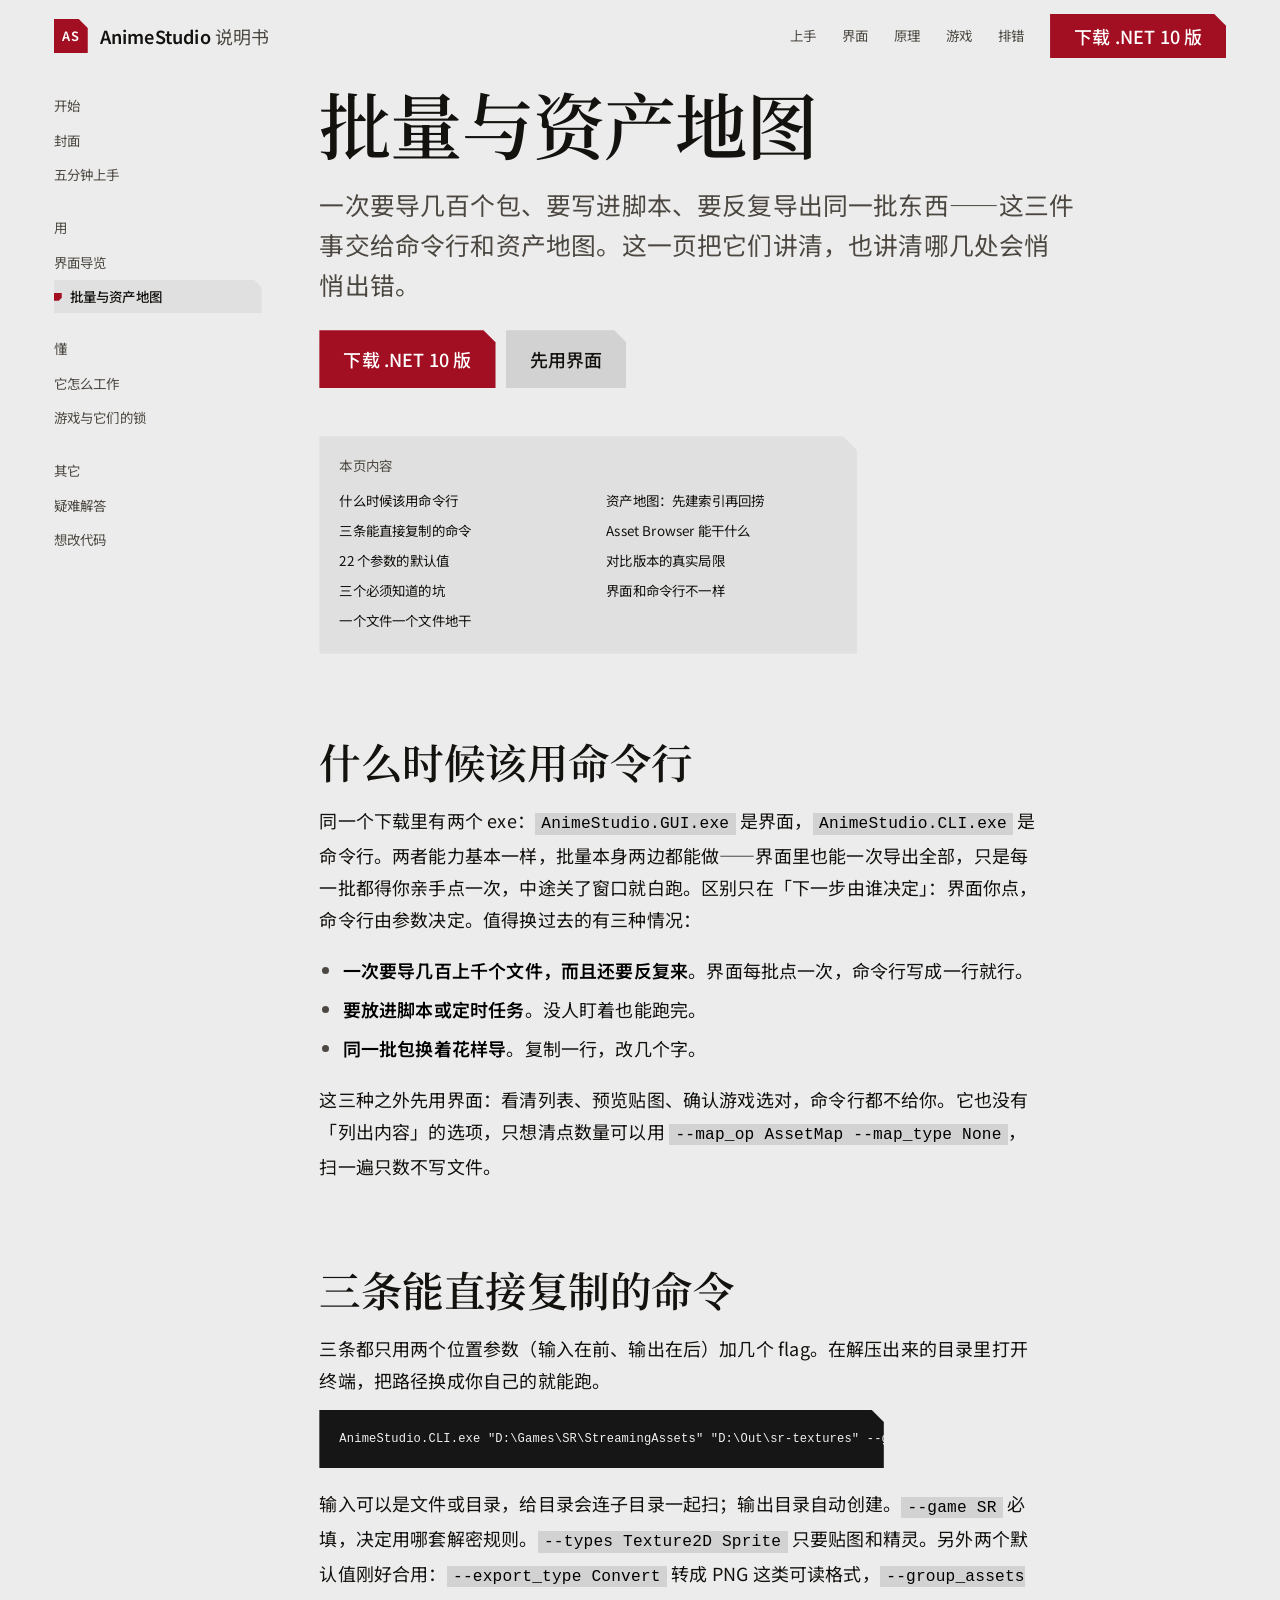
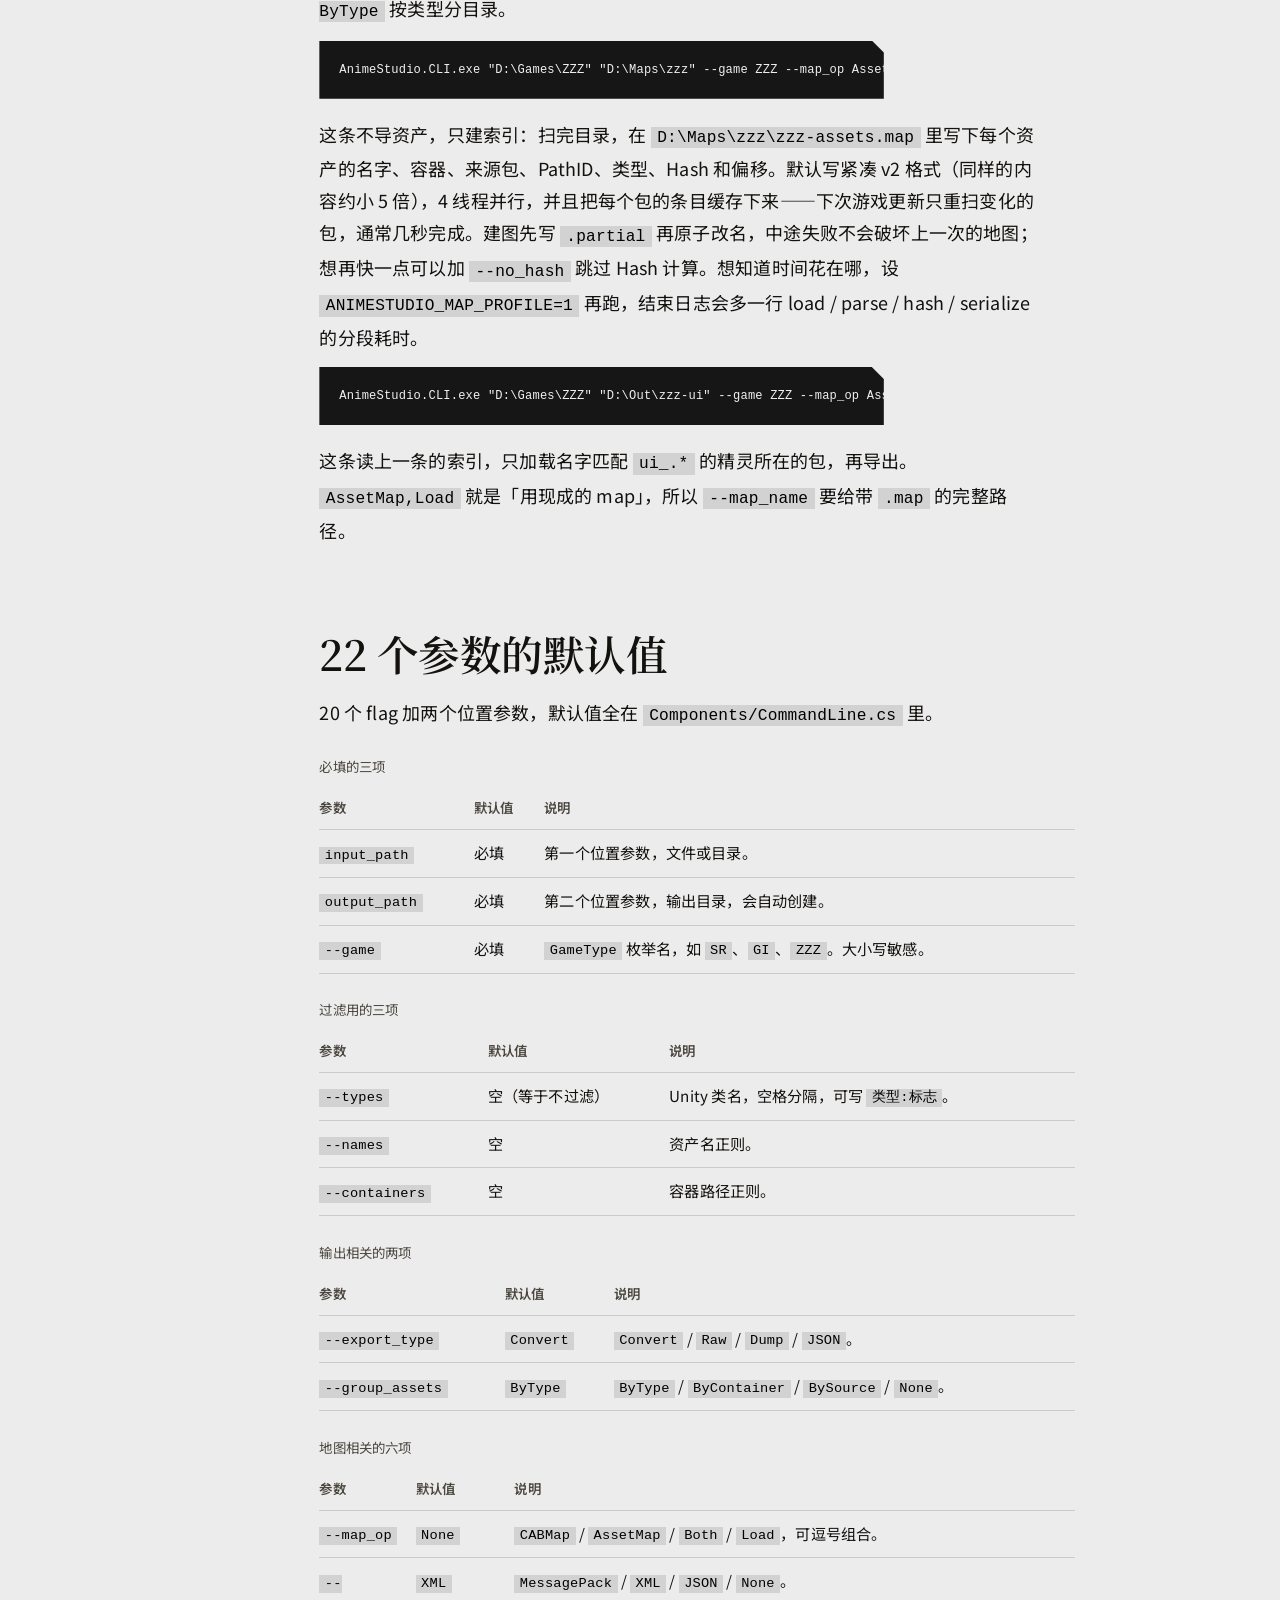
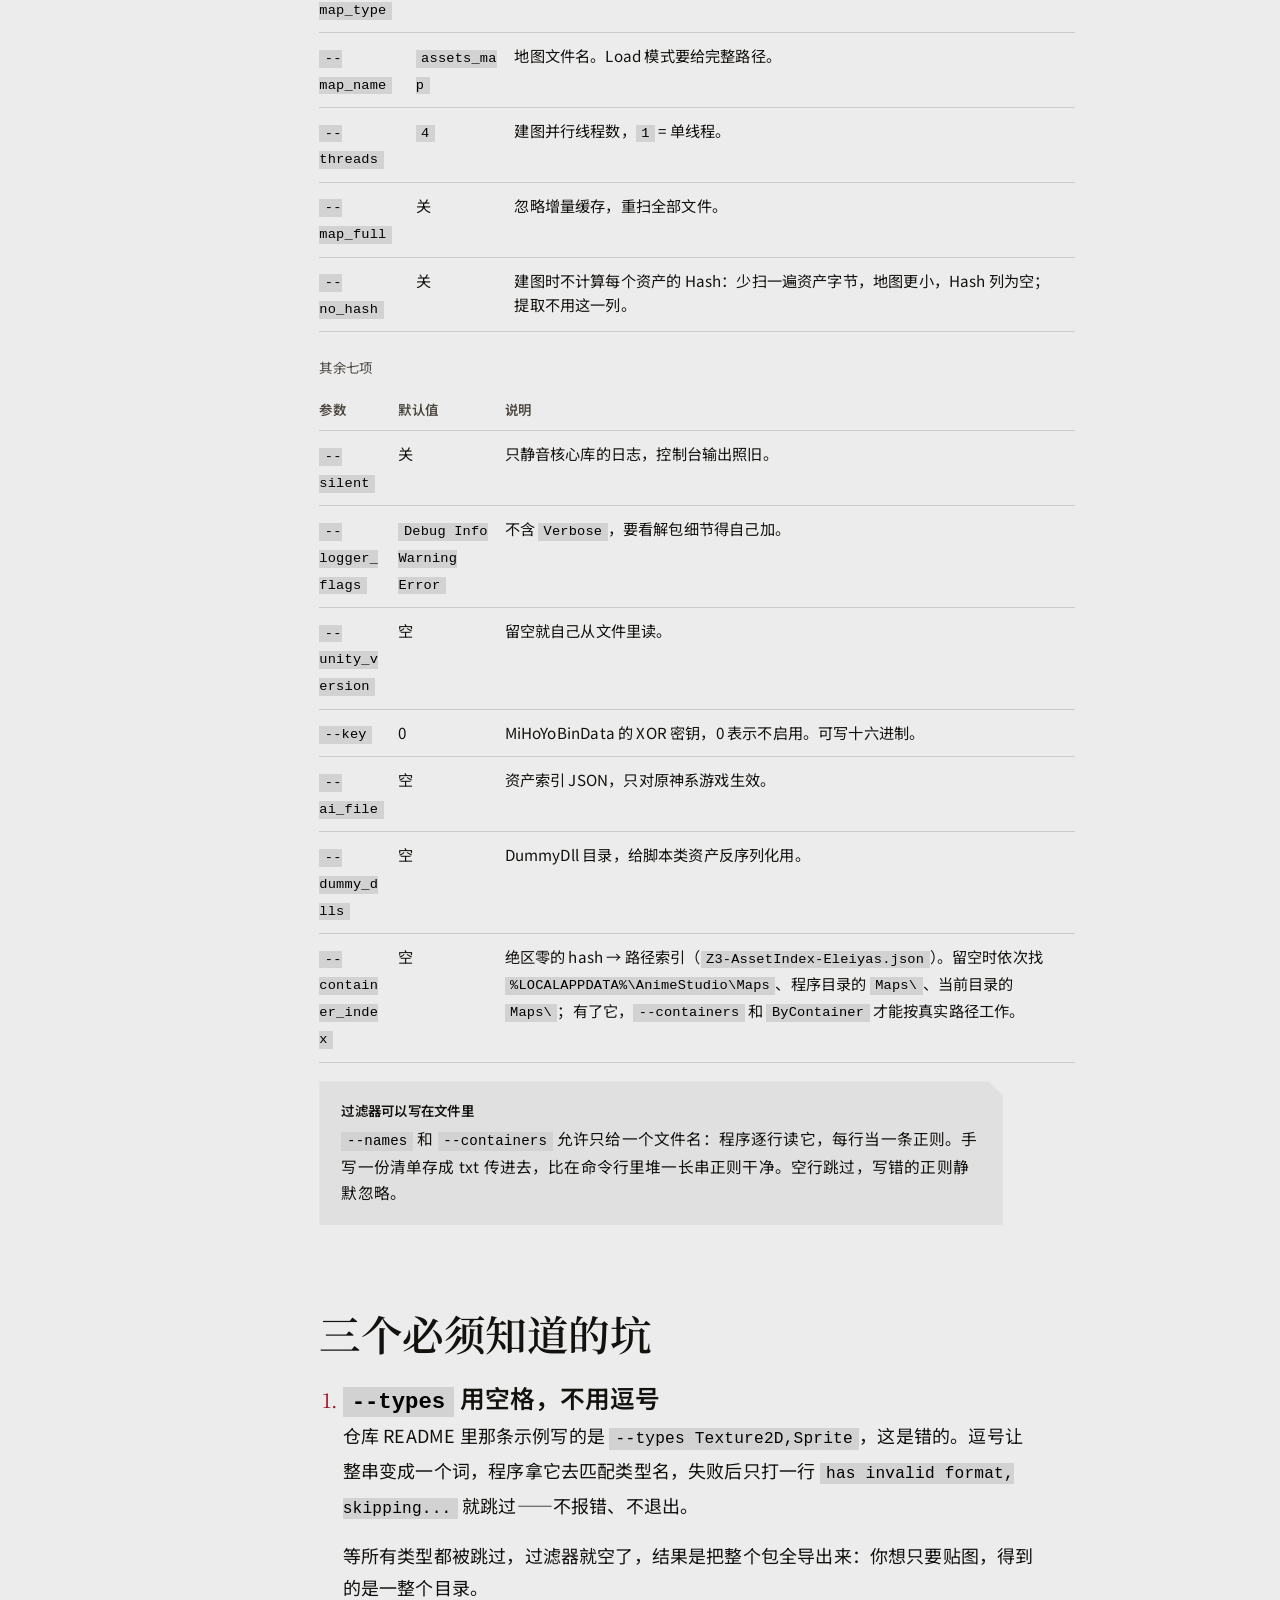
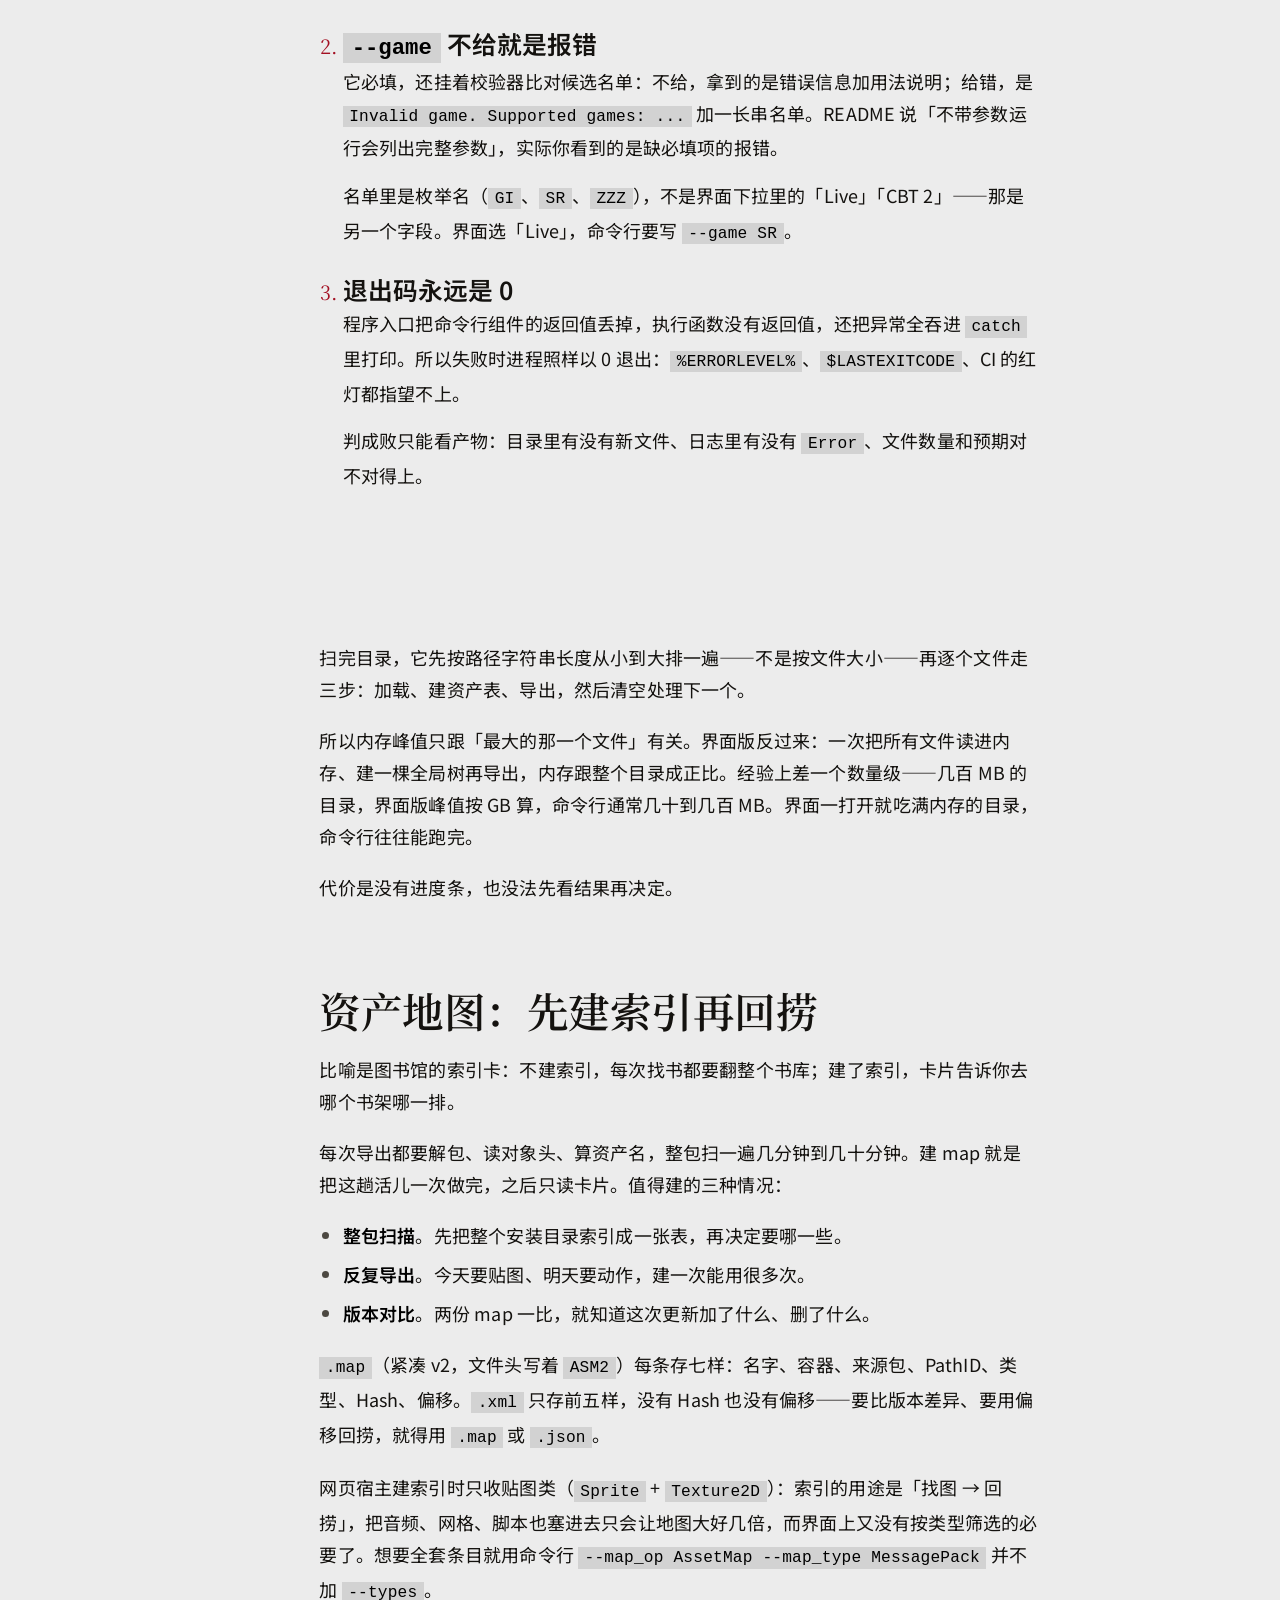
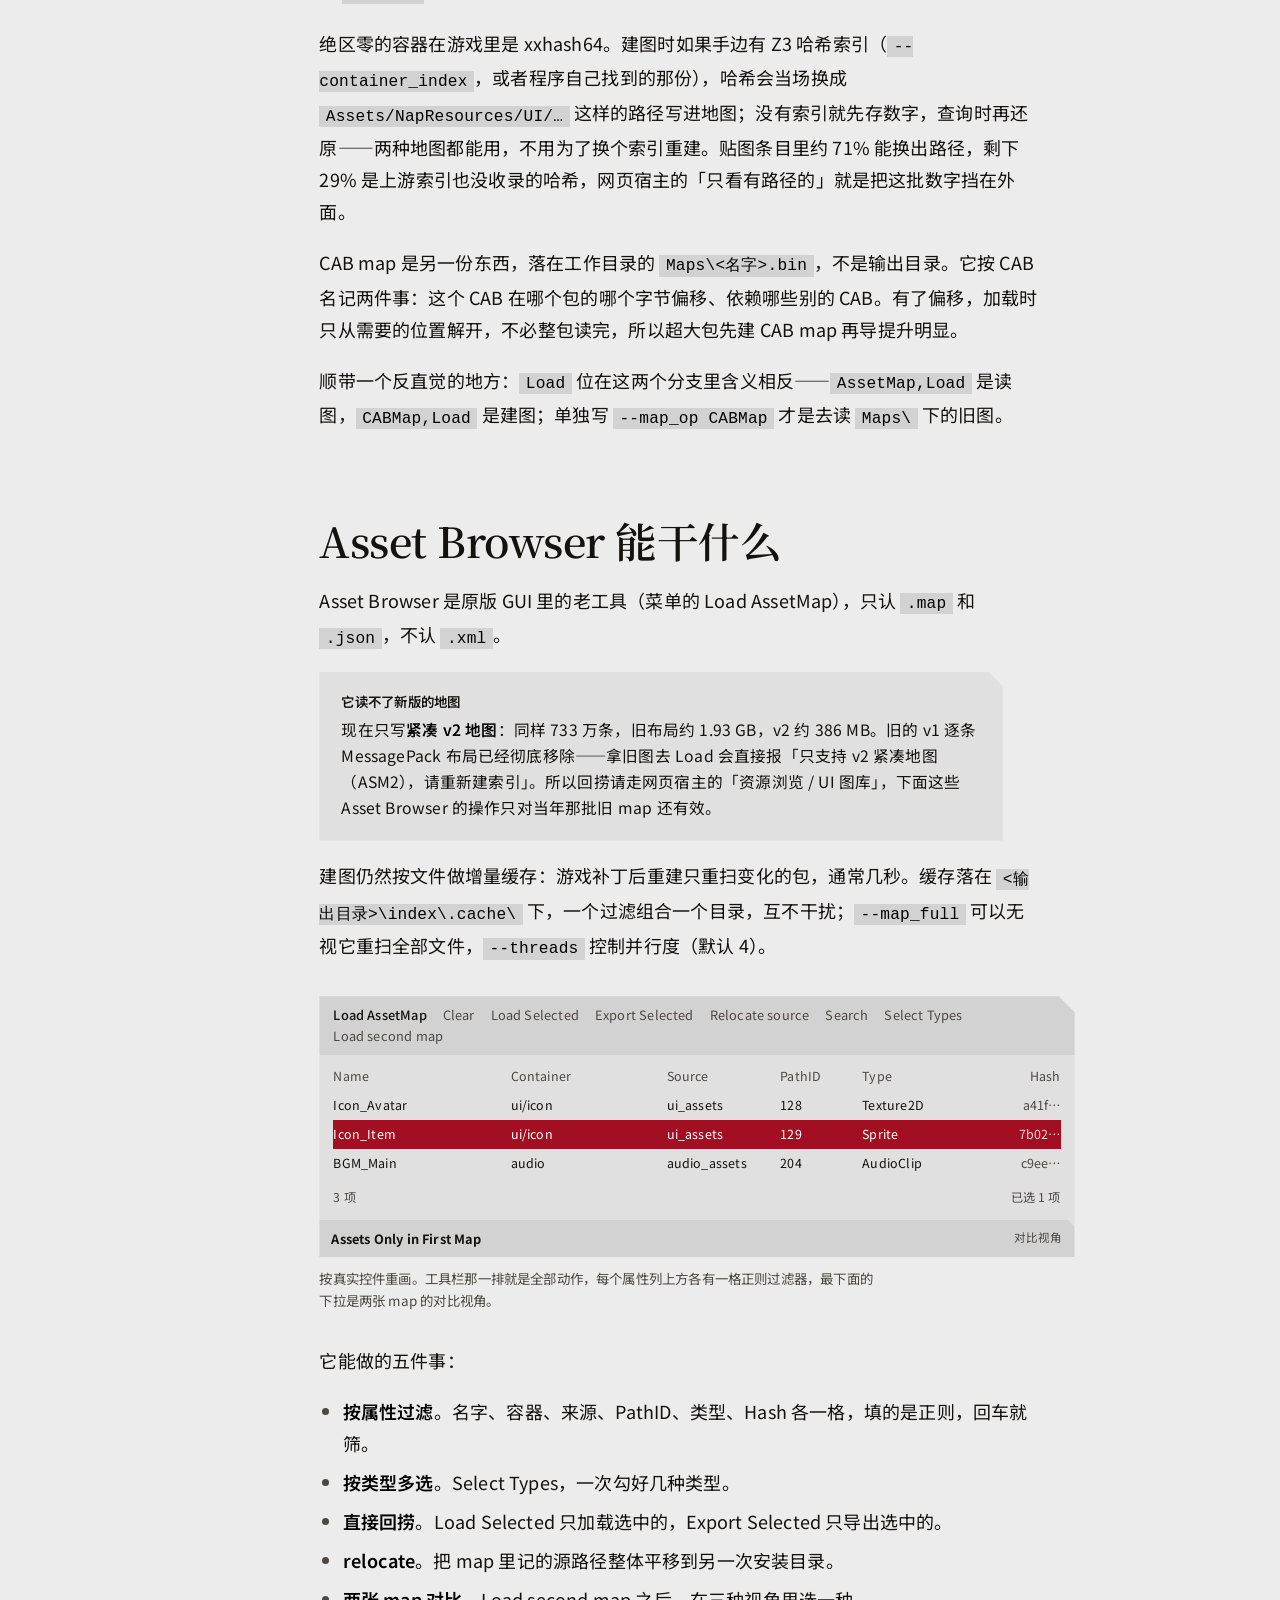
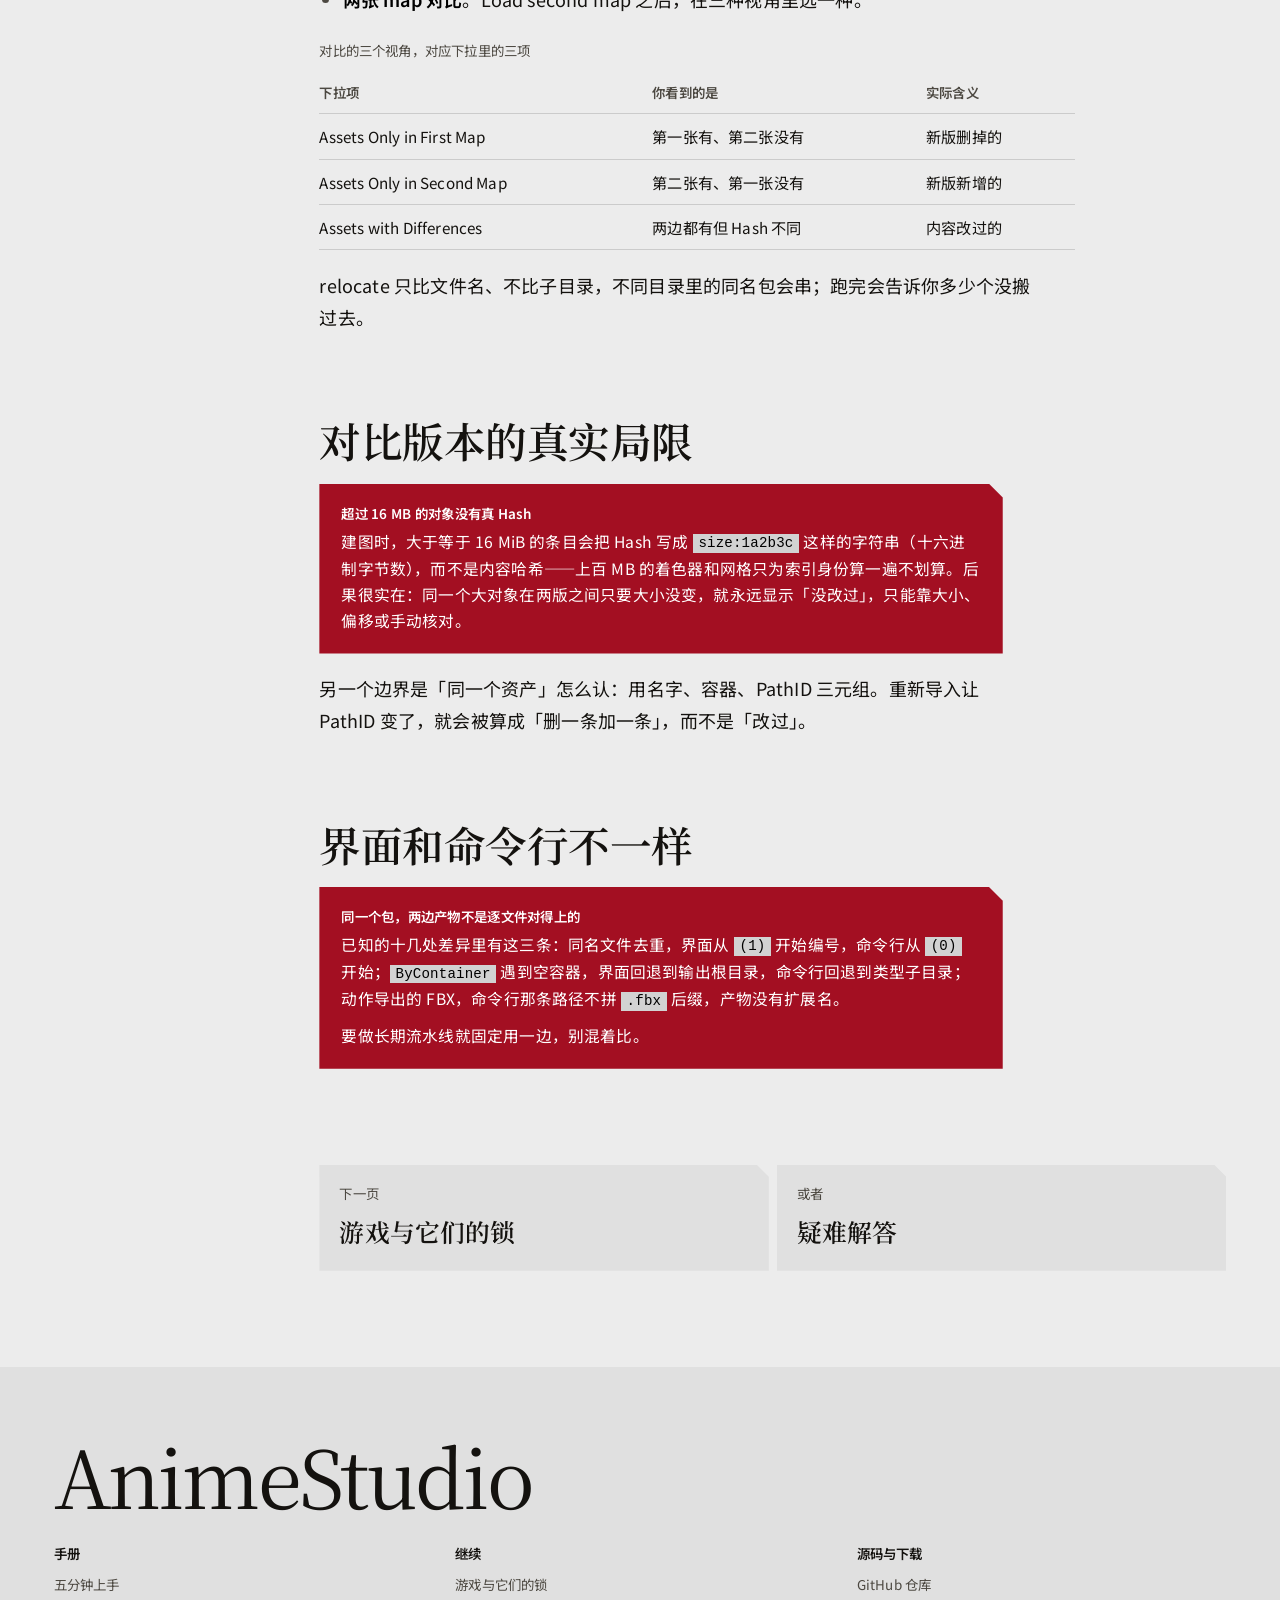
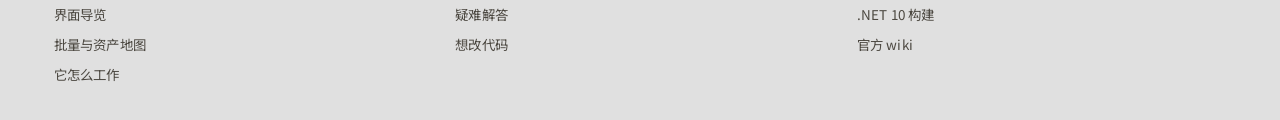
<file: docs/batch.html>
<!doctype html>
<html lang="zh-CN">
<head>
<meta charset="utf-8">
<meta name="viewport" content="width=device-width, initial-scale=1">
<title>批量与资产地图 · AnimeStudio 说明书</title>
<meta name="description" content="AnimeStudio 命令行批处理：22 个参数的真实默认值、三个必踩的坑、按文件流式处理的代价，以及资产地图与 Asset Browser 的用法和局限。">
<link rel="preconnect" href="https://fonts.googleapis.com">
<link rel="preconnect" href="https://fonts.gstatic.com" crossorigin>
<link href="https://fonts.googleapis.com/css2?family=Noto+Sans+SC:wght@400;500;600&family=Noto+Serif+SC:wght@600&display=swap" rel="stylesheet">
<link rel="stylesheet" href="assets/site.css">
</head>
<body data-theme="paper" data-page="batch">
<a class="skip" href="#main">跳到正文</a>

<header class="topbar">
  <a class="mark" href="index.html">
    <span class="mark-plate">AS</span>
    <span>AnimeStudio<span class="mark-sub"> 说明书</span></span>
  </a>
  <button class="navtoggle" data-navtoggle aria-expanded="false">目录</button>
  <nav class="topnav" data-topnav aria-label="主导航">
    <a href="start.html">上手</a>
    <a href="gui.html">界面</a>
    <a href="pipeline.html">原理</a>
    <a href="games.html">游戏</a>
    <a href="faq.html">排错</a>
    <a class="btn" href="https://nightly.link/Escartem/AnimeStudio/workflows/build/master/AnimeStudio-net10.zip">下载 .NET 10 版</a>
  </nav>
</header>

<div class="wrap shell">
  <aside class="sidenav" aria-label="手册目录">
    <div class="sidenav-group">
      <p class="sidenav-title">开始</p>
      <a href="index.html">封面</a>
      <a href="start.html">五分钟上手</a>
    </div>
    <div class="sidenav-group">
      <p class="sidenav-title">用</p>
      <a href="gui.html">界面导览</a>
      <a href="batch.html" aria-current="page">批量与资产地图</a>
    </div>
    <div class="sidenav-group">
      <p class="sidenav-title">懂</p>
      <a href="pipeline.html">它怎么工作</a>
      <a href="games.html">游戏与它们的锁</a>
    </div>
    <div class="sidenav-group">
      <p class="sidenav-title">其它</p>
      <a href="faq.html">疑难解答</a>
      <a href="dev.html">想改代码</a>
    </div>
  </aside>

  <main class="main" id="main">
    <header class="pagehead">
      <h1>批量与资产地图</h1>
      <p class="lead">一次要导几百个包、要写进脚本、要反复导出同一批东西——这三件事交给命令行和资产地图。这一页把它们讲清，也讲清哪几处会悄悄出错。</p>
      <div class="pagehead-extra">
        <a class="btn" href="https://nightly.link/Escartem/AnimeStudio/workflows/build/master/AnimeStudio-net10.zip">下载 .NET 10 版</a>
        <a class="btn btn-quiet" href="gui.html">先用界面</a>
      </div>
    </header>

    <div class="prose">

      <div class="toc">
        <p>本页内容</p>
        <a href="#when">什么时候该用命令行</a>
        <a href="#examples">三条能直接复制的命令</a>
        <a href="#flags">22 个参数的默认值</a>
        <a href="#pits">三个必须知道的坑</a>
        <a href="#stream">一个文件一个文件地干</a>
        <a href="#asset-map">资产地图：先建索引再回捞</a>
        <a href="#asset-browser">Asset Browser 能干什么</a>
        <a href="#map-limits">对比版本的真实局限</a>
        <a href="#gui-vs-cli">界面和命令行不一样</a>
      </div>

      <h2 id="when">什么时候该用命令行</h2>
      <p>同一个下载里有两个 exe：<code>AnimeStudio.GUI.exe</code> 是界面，<code>AnimeStudio.CLI.exe</code> 是命令行。两者能力基本一样，批量本身两边都能做——界面里也能一次导出全部，只是每一批都得你亲手点一次，中途关了窗口就白跑。区别只在「下一步由谁决定」：界面你点，命令行由参数决定。值得换过去的有三种情况：</p>
      <ul>
        <li><strong>一次要导几百上千个文件，而且还要反复来</strong>。界面每批点一次，命令行写成一行就行。</li>
        <li><strong>要放进脚本或定时任务</strong>。没人盯着也能跑完。</li>
        <li><strong>同一批包换着花样导</strong>。复制一行，改几个字。</li>
      </ul>
      <p>这三种之外先用界面：看清列表、预览贴图、确认游戏选对，命令行都不给你。它也没有「列出内容」的选项，只想清点数量可以用 <code>--map_op AssetMap --map_type None</code>，扫一遍只数不写文件。</p>

      <h2 id="examples">三条能直接复制的命令</h2>
      <p>三条都只用两个位置参数（输入在前、输出在后）加几个 flag。在解压出来的目录里打开终端，把路径换成你自己的就能跑。</p>
      <pre><code>AnimeStudio.CLI.exe "D:\Games\SR\StreamingAssets" "D:\Out\sr-textures" --game SR --types Texture2D Sprite</code></pre>
      <p>输入可以是文件或目录，给目录会连子目录一起扫；输出目录自动创建。<code>--game SR</code> 必填，决定用哪套解密规则。<code>--types Texture2D Sprite</code> 只要贴图和精灵。另外两个默认值刚好合用：<code>--export_type Convert</code> 转成 PNG 这类可读格式，<code>--group_assets ByType</code> 按类型分目录。</p>

      <pre><code>AnimeStudio.CLI.exe "D:\Games\ZZZ" "D:\Maps\zzz" --game ZZZ --map_op AssetMap --map_type MessagePack --map_name zzz-assets</code></pre>
      <p>这条不导资产，只建索引：扫完目录，在 <code>D:\Maps\zzz\zzz-assets.map</code> 里写下每个资产的名字、容器、来源包、PathID、类型、Hash 和偏移。默认写紧凑 v2 格式（同样的内容约小 5 倍），4 线程并行，并且把每个包的条目缓存下来——下次游戏更新只重扫变化的包，通常几秒完成。建图先写 <code>.partial</code> 再原子改名，中途失败不会破坏上一次的地图；想再快一点可以加 <code>--no_hash</code> 跳过 Hash 计算。想知道时间花在哪，设 <code>ANIMESTUDIO_MAP_PROFILE=1</code> 再跑，结束日志会多一行 load / parse / hash / serialize 的分段耗时。</p>

      <pre><code>AnimeStudio.CLI.exe "D:\Games\ZZZ" "D:\Out\zzz-ui" --game ZZZ --map_op AssetMap,Load --map_type MessagePack --map_name "D:\Maps\zzz\zzz-assets.map" --names "ui_.*" --types Sprite</code></pre>
      <p>这条读上一条的索引，只加载名字匹配 <code>ui_.*</code> 的精灵所在的包，再导出。<code>AssetMap,Load</code> 就是「用现成的 map」，所以 <code>--map_name</code> 要给带 <code>.map</code> 的完整路径。</p>

      <h2 id="flags">22 个参数的默认值</h2>
      <p>20 个 flag 加两个位置参数，默认值全在 <code>Components/CommandLine.cs</code> 里。</p>

      <div class="table-wrap">
        <table>
          <caption>必填的三项</caption>
          <thead>
            <tr><th>参数</th><th>默认值</th><th>说明</th></tr>
          </thead>
          <tbody>
            <tr><td><code>input_path</code></td><td>必填</td><td>第一个位置参数，文件或目录。</td></tr>
            <tr><td><code>output_path</code></td><td>必填</td><td>第二个位置参数，输出目录，会自动创建。</td></tr>
            <tr><td><code>--game</code></td><td>必填</td><td><code>GameType</code> 枚举名，如 <code>SR</code>、<code>GI</code>、<code>ZZZ</code>。大小写敏感。</td></tr>
          </tbody>
        </table>
      </div>

      <div class="table-wrap">
        <table>
          <caption>过滤用的三项</caption>
          <thead>
            <tr><th>参数</th><th>默认值</th><th>说明</th></tr>
          </thead>
          <tbody>
            <tr><td><code>--types</code></td><td>空（等于不过滤）</td><td>Unity 类名，空格分隔，可写 <code>类型:标志</code>。</td></tr>
            <tr><td><code>--names</code></td><td>空</td><td>资产名正则。</td></tr>
            <tr><td><code>--containers</code></td><td>空</td><td>容器路径正则。</td></tr>
          </tbody>
        </table>
      </div>

      <div class="table-wrap">
        <table>
          <caption>输出相关的两项</caption>
          <thead>
            <tr><th>参数</th><th>默认值</th><th>说明</th></tr>
          </thead>
          <tbody>
            <tr><td><code>--export_type</code></td><td><code>Convert</code></td><td><code>Convert</code> / <code>Raw</code> / <code>Dump</code> / <code>JSON</code>。</td></tr>
            <tr><td><code>--group_assets</code></td><td><code>ByType</code></td><td><code>ByType</code> / <code>ByContainer</code> / <code>BySource</code> / <code>None</code>。</td></tr>
          </tbody>
        </table>
      </div>

      <div class="table-wrap">
        <table>
          <caption>地图相关的六项</caption>
          <thead>
            <tr><th>参数</th><th>默认值</th><th>说明</th></tr>
          </thead>
          <tbody>
            <tr><td><code>--map_op</code></td><td><code>None</code></td><td><code>CABMap</code> / <code>AssetMap</code> / <code>Both</code> / <code>Load</code>，可逗号组合。</td></tr>
            <tr><td><code>--map_type</code></td><td><code>XML</code></td><td><code>MessagePack</code> / <code>XML</code> / <code>JSON</code> / <code>None</code>。</td></tr>
            <tr><td><code>--map_name</code></td><td><code>assets_map</code></td><td>地图文件名。Load 模式要给完整路径。</td></tr>
            <tr><td><code>--threads</code></td><td><code>4</code></td><td>建图并行线程数，<code>1</code> = 单线程。</td></tr>
            <tr><td><code>--map_full</code></td><td>关</td><td>忽略增量缓存，重扫全部文件。</td></tr>
            <tr><td><code>--no_hash</code></td><td>关</td><td>建图时不计算每个资产的 Hash：少扫一遍资产字节，地图更小，Hash 列为空；提取不用这一列。</td></tr>
          </tbody>
        </table>
      </div>

      <div class="table-wrap">
        <table>
          <caption>其余七项</caption>
          <thead>
            <tr><th>参数</th><th>默认值</th><th>说明</th></tr>
          </thead>
          <tbody>
            <tr><td><code>--silent</code></td><td>关</td><td>只静音核心库的日志，控制台输出照旧。</td></tr>
            <tr><td><code>--logger_flags</code></td><td><code>Debug Info Warning Error</code></td><td>不含 <code>Verbose</code>，要看解包细节得自己加。</td></tr>
            <tr><td><code>--unity_version</code></td><td>空</td><td>留空就自己从文件里读。</td></tr>
            <tr><td><code>--key</code></td><td>0</td><td>MiHoYoBinData 的 XOR 密钥，0 表示不启用。可写十六进制。</td></tr>
            <tr><td><code>--ai_file</code></td><td>空</td><td>资产索引 JSON，只对原神系游戏生效。</td></tr>
            <tr><td><code>--dummy_dlls</code></td><td>空</td><td>DummyDll 目录，给脚本类资产反序列化用。</td></tr>
            <tr><td><code>--container_index</code></td><td>空</td><td>绝区零的 hash → 路径索引（<code>Z3-AssetIndex-Eleiyas.json</code>）。留空时依次找 <code>%LOCALAPPDATA%\AnimeStudio\Maps</code>、程序目录的 <code>Maps\</code>、当前目录的 <code>Maps\</code>；有了它，<code>--containers</code> 和 <code>ByContainer</code> 才能按真实路径工作。</td></tr>
          </tbody>
        </table>
      </div>

      <div class="callout">
        <h3>过滤器可以写在文件里</h3>
        <p><code>--names</code> 和 <code>--containers</code> 允许只给一个文件名：程序逐行读它，每行当一条正则。手写一份清单存成 txt 传进去，比在命令行里堆一长串正则干净。空行跳过，写错的正则静默忽略。</p>
      </div>

      <h2 id="pits">三个必须知道的坑</h2>

      <ol class="steps">
        <li>
          <h3><code>--types</code> 用空格，不用逗号</h3>
          <p>仓库 README 里那条示例写的是 <code>--types Texture2D,Sprite</code>，这是错的。逗号让整串变成一个词，程序拿它去匹配类型名，失败后只打一行 <code>has invalid format, skipping...</code> 就跳过——不报错、不退出。</p>
          <p>等所有类型都被跳过，过滤器就空了，结果是把整个包全导出来：你想只要贴图，得到的是一整个目录。</p>
        </li>
        <li>
          <h3><code>--game</code> 不给就是报错</h3>
          <p>它必填，还挂着校验器比对候选名单：不给，拿到的是错误信息加用法说明；给错，是 <code>Invalid game. Supported games: ...</code> 加一长串名单。README 说「不带参数运行会列出完整参数」，实际你看到的是缺必填项的报错。</p>
          <p>名单里是枚举名（<code>GI</code>、<code>SR</code>、<code>ZZZ</code>），不是界面下拉里的「Live」「CBT 2」——那是另一个字段。界面选「Live」，命令行要写 <code>--game SR</code>。</p>
        </li>
        <li>
          <h3>退出码永远是 0</h3>
          <p>程序入口把命令行组件的返回值丢掉，执行函数没有返回值，还把异常全吞进 <code>catch</code> 里打印。所以失败时进程照样以 0 退出：<code>%ERRORLEVEL%</code>、<code>$LASTEXITCODE</code>、CI 的红灯都指望不上。</p>
          <p>判成败只能看产物：目录里有没有新文件、日志里有没有 <code>Error</code>、文件数量和预期对不对得上。</p>
        </li>
      </ol>

      <h2 id="stream">一个文件一个文件地干</h2>
      <p>扫完目录，它先按路径字符串长度从小到大排一遍——不是按文件大小——再逐个文件走三步：加载、建资产表、导出，然后清空处理下一个。</p>
      <p>所以内存峰值只跟「最大的那一个文件」有关。界面版反过来：一次把所有文件读进内存、建一棵全局树再导出，内存跟整个目录成正比。经验上差一个数量级——几百 MB 的目录，界面版峰值按 GB 算，命令行通常几十到几百 MB。界面一打开就吃满内存的目录，命令行往往能跑完。</p>
      <p>代价是没有进度条，也没法先看结果再决定。</p>

      <h2 id="asset-map">资产地图：先建索引再回捞</h2>
      <p>比喻是图书馆的索引卡：不建索引，每次找书都要翻整个书库；建了索引，卡片告诉你去哪个书架哪一排。</p>
      <p>每次导出都要解包、读对象头、算资产名，整包扫一遍几分钟到几十分钟。建 map 就是把这趟活儿一次做完，之后只读卡片。值得建的三种情况：</p>
      <ul>
        <li><strong>整包扫描</strong>。先把整个安装目录索引成一张表，再决定要哪一些。</li>
        <li><strong>反复导出</strong>。今天要贴图、明天要动作，建一次能用很多次。</li>
        <li><strong>版本对比</strong>。两份 map 一比，就知道这次更新加了什么、删了什么。</li>
      </ul>
      <p><code>.map</code>（紧凑 v2，文件头写着 <code>ASM2</code>）每条存七样：名字、容器、来源包、PathID、类型、Hash、偏移。<code>.xml</code> 只存前五样，没有 Hash 也没有偏移——要比版本差异、要用偏移回捞，就得用 <code>.map</code> 或 <code>.json</code>。</p>
      <p>网页宿主建索引时只收贴图类（<code>Sprite</code> + <code>Texture2D</code>）：索引的用途是「找图 → 回捞」，把音频、网格、脚本也塞进去只会让地图大好几倍，而界面上又没有按类型筛选的必要了。想要全套条目就用命令行 <code>--map_op AssetMap --map_type MessagePack</code> 并不加 <code>--types</code>。</p>
      <p>绝区零的容器在游戏里是 xxhash64。建图时如果手边有 Z3 哈希索引（<code>--container_index</code>，或者程序自己找到的那份），哈希会当场换成 <code>Assets/NapResources/UI/…</code> 这样的路径写进地图；没有索引就先存数字，查询时再还原——两种地图都能用，不用为了换个索引重建。贴图条目里约 71% 能换出路径，剩下 29% 是上游索引也没收录的哈希，网页宿主的「只看有路径的」就是把这批数字挡在外面。</p>
      <p>CAB map 是另一份东西，落在工作目录的 <code>Maps\&lt;名字&gt;.bin</code>，不是输出目录。它按 CAB 名记两件事：这个 CAB 在哪个包的哪个字节偏移、依赖哪些别的 CAB。有了偏移，加载时只从需要的位置解开，不必整包读完，所以超大包先建 CAB map 再导提升明显。</p>
      <p>顺带一个反直觉的地方：<code>Load</code> 位在这两个分支里含义相反——<code>AssetMap,Load</code> 是读图，<code>CABMap,Load</code> 是建图；单独写 <code>--map_op CABMap</code> 才是去读 <code>Maps\</code> 下的旧图。</p>

      <h2 id="asset-browser">Asset Browser 能干什么</h2>
      <p>Asset Browser 是原版 GUI 里的老工具（菜单的 Load AssetMap），只认 <code>.map</code> 和 <code>.json</code>，不认 <code>.xml</code>。</p>

      <div class="callout">
        <h3>它读不了新版的地图</h3>
        <p>现在只写<strong>紧凑 v2 地图</strong>：同样 733 万条，旧布局约 1.93 GB，v2 约 386 MB。旧的 v1 逐条 MessagePack 布局已经彻底移除——拿旧图去 Load 会直接报「只支持 v2 紧凑地图（ASM2），请重新建索引」。所以回捞请走网页宿主的「资源浏览 / UI 图库」，下面这些 Asset Browser 的操作只对当年那批旧 map 还有效。</p>
      </div>

      <p>建图仍然按文件做增量缓存：游戏补丁后重建只重扫变化的包，通常几秒。缓存落在 <code>&lt;输出目录&gt;\index\.cache\</code> 下，一个过滤组合一个目录，互不干扰；<code>--map_full</code> 可以无视它重扫全部文件，<code>--threads</code> 控制并行度（默认 4）。</p>

      <figure class="plate">
        <div class="ui" data-ui>
          <div class="ui-bar"><b>Load AssetMap</b><span>Clear</span><span>Load Selected</span><span>Export Selected</span><span>Relocate source</span><span>Search</span><span>Select Types</span><span>Load second map</span></div>
          <div class="ui-body">
            <div class="ui-cols"><span>Name</span><span>Container</span><span>Source</span><span>PathID</span><span>Type</span><span>Hash</span></div>
            <div class="ui-rowline"><span>Icon_Avatar</span><span>ui/icon</span><span>ui_assets</span><span>128</span><span>Texture2D</span><span>a41f…</span></div>
            <div class="ui-rowline is-selected"><span>Icon_Item</span><span>ui/icon</span><span>ui_assets</span><span>129</span><span>Sprite</span><span>7b02…</span></div>
            <div class="ui-rowline"><span>BGM_Main</span><span>audio</span><span>audio_assets</span><span>204</span><span>AudioClip</span><span>c9ee…</span></div>
            <div class="ui-foot"><span>3 项</span><span>已选 1 项</span></div>
          </div>
          <div class="ui-select"><b>Assets Only in First Map</b><span>对比视角</span></div>
        </div>
        <figcaption>按真实控件重画。工具栏那一排就是全部动作，每个属性列上方各有一格正则过滤器，最下面的下拉是两张 map 的对比视角。</figcaption>
      </figure>

      <p>它能做的五件事：</p>
      <ul>
        <li><strong>按属性过滤</strong>。名字、容器、来源、PathID、类型、Hash 各一格，填的是正则，回车就筛。</li>
        <li><strong>按类型多选</strong>。Select Types，一次勾好几种类型。</li>
        <li><strong>直接回捞</strong>。Load Selected 只加载选中的，Export Selected 只导出选中的。</li>
        <li><strong>relocate</strong>。把 map 里记的源路径整体平移到另一次安装目录。</li>
        <li><strong>两张 map 对比</strong>。Load second map 之后，在三种视角里选一种。</li>
      </ul>

      <div class="table-wrap">
        <table>
          <caption>对比的三个视角，对应下拉里的三项</caption>
          <thead>
            <tr><th>下拉项</th><th>你看到的是</th><th>实际含义</th></tr>
          </thead>
          <tbody>
            <tr><td>Assets Only in First Map</td><td>第一张有、第二张没有</td><td>新版删掉的</td></tr>
            <tr><td>Assets Only in Second Map</td><td>第二张有、第一张没有</td><td>新版新增的</td></tr>
            <tr><td>Assets with Differences</td><td>两边都有但 Hash 不同</td><td>内容改过的</td></tr>
          </tbody>
        </table>
      </div>

      <p>relocate 只比文件名、不比子目录，不同目录里的同名包会串；跑完会告诉你多少个没搬过去。</p>

      <h2 id="map-limits">对比版本的真实局限</h2>

      <div class="callout callout-warn">
        <h3>超过 16 MB 的对象没有真 Hash</h3>
        <p>建图时，大于等于 16 MiB 的条目会把 Hash 写成 <code>size:1a2b3c</code> 这样的字符串（十六进制字节数），而不是内容哈希——上百 MB 的着色器和网格只为索引身份算一遍不划算。后果很实在：同一个大对象在两版之间只要大小没变，就永远显示「没改过」，只能靠大小、偏移或手动核对。</p>
      </div>

      <p>另一个边界是「同一个资产」怎么认：用名字、容器、PathID 三元组。重新导入让 PathID 变了，就会被算成「删一条加一条」，而不是「改过」。</p>

      <h2 id="gui-vs-cli">界面和命令行不一样</h2>

      <div class="callout callout-warn">
        <h3>同一个包，两边产物不是逐文件对得上的</h3>
        <p>已知的十几处差异里有这三条：同名文件去重，界面从 <code>(1)</code> 开始编号，命令行从 <code>(0)</code> 开始；<code>ByContainer</code> 遇到空容器，界面回退到输出根目录，命令行回退到类型子目录；动作导出的 FBX，命令行那条路径不拼 <code>.fbx</code> 后缀，产物没有扩展名。</p>
        <p>要做长期流水线就固定用一边，别混着比。</p>
      </div>

    </div>

    <nav class="pager" aria-label="继续阅读">
      <a href="games.html"><span>下一页</span><b>游戏与它们的锁</b></a>
      <a href="faq.html"><span>或者</span><b>疑难解答</b></a>
    </nav>
  </main>
</div>

<footer class="foot">
  <div class="wrap foot-inner">
    <p class="foot-word">AnimeStudio</p>
    <div class="foot-cols">
      <div>
        <h3>手册</h3>
        <a href="start.html">五分钟上手</a>
        <a href="gui.html">界面导览</a>
        <a href="batch.html">批量与资产地图</a>
        <a href="pipeline.html">它怎么工作</a>
      </div>
      <div>
        <h3>继续</h3>
        <a href="games.html">游戏与它们的锁</a>
        <a href="faq.html">疑难解答</a>
        <a href="dev.html">想改代码</a>
      </div>
      <div>
        <h3>源码与下载</h3>
        <a href="https://github.com/Escartem/AnimeStudio">GitHub 仓库</a>
        <a href="https://nightly.link/Escartem/AnimeStudio/workflows/build/master/AnimeStudio-net10.zip">.NET 10 构建</a>
        <a href="https://github.com/Escartem/AnimeStudio/wiki">官方 wiki</a>
      </div>
    </div>
    <p class="foot-note">本手册依据仓库当前源码整理，行为以代码为准。AnimeStudio 是 Studio 与 AssetStudio 的衍生项目，作者 Escartem。请只处理你有权处理的文件，并遵守游戏的服务条款。</p>
  </div>
</footer>

<script src="assets/site.js"></script>
</body>
</html>
</file>
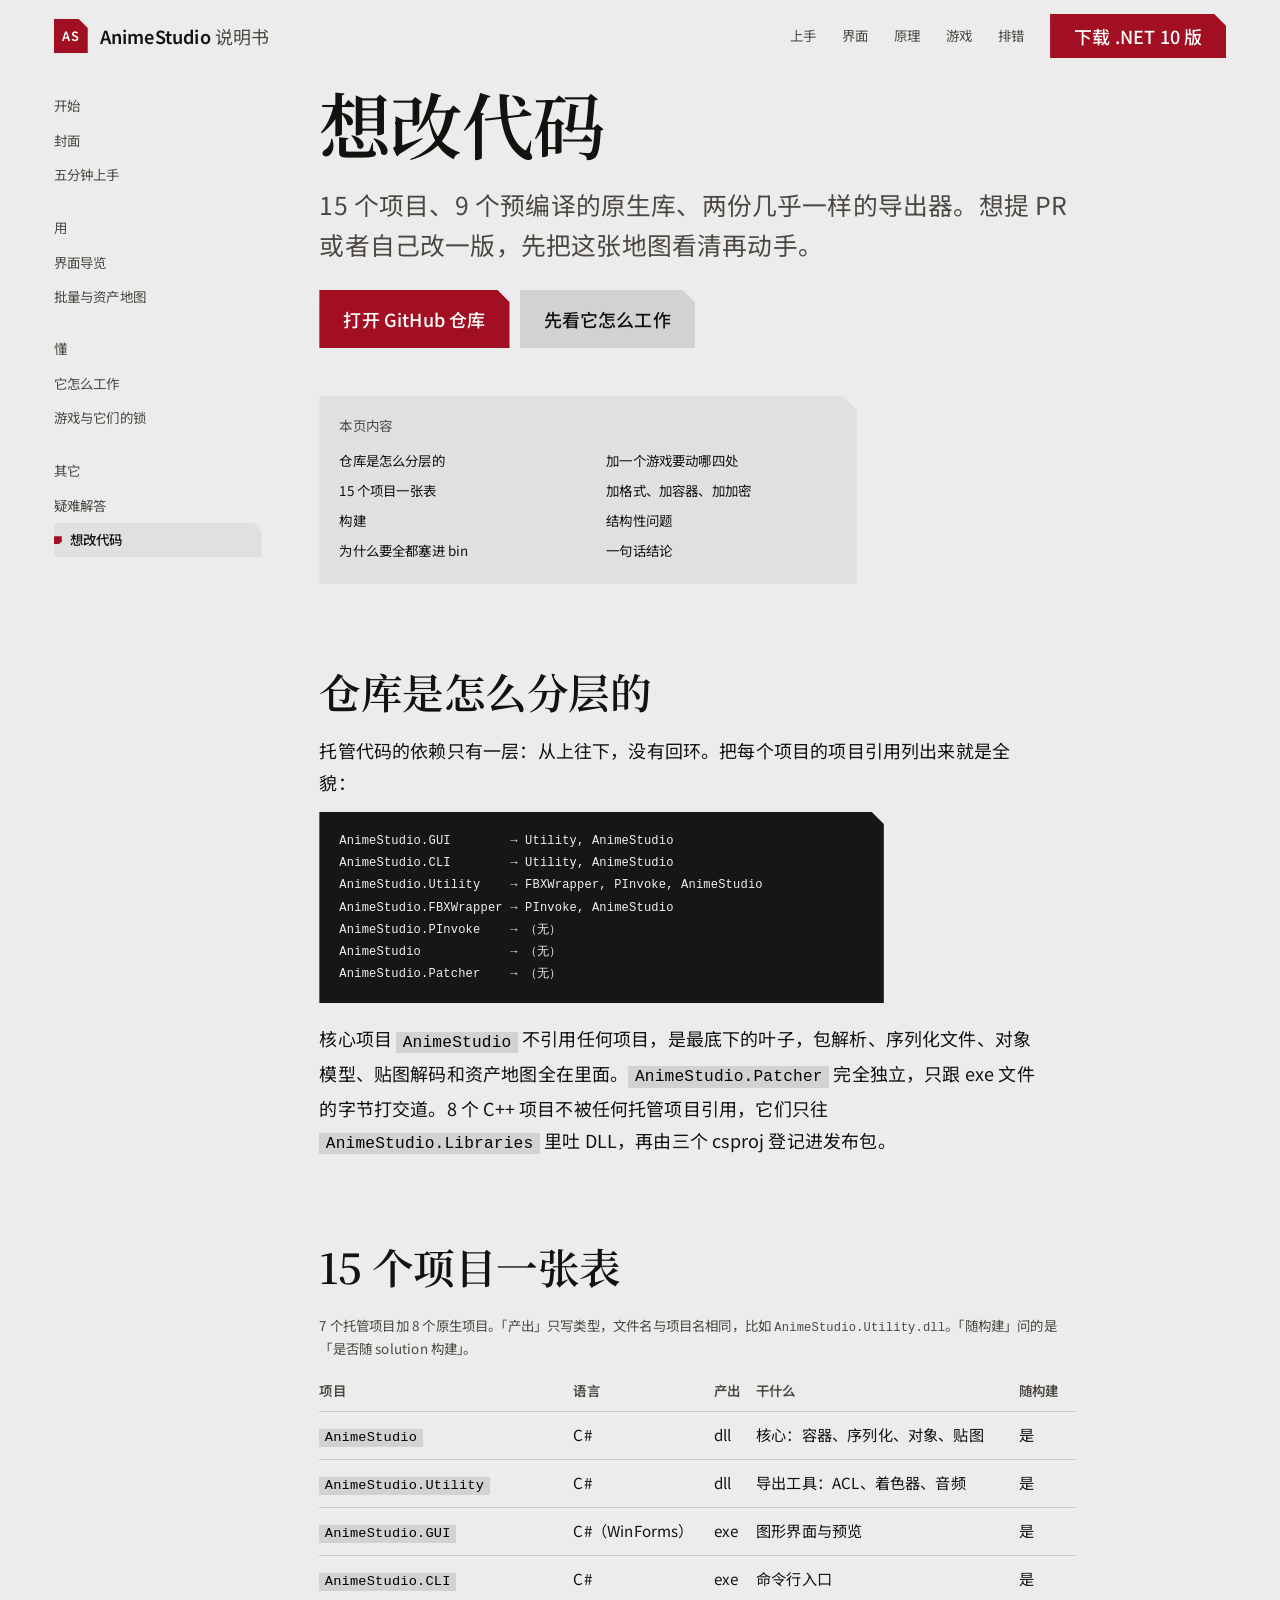
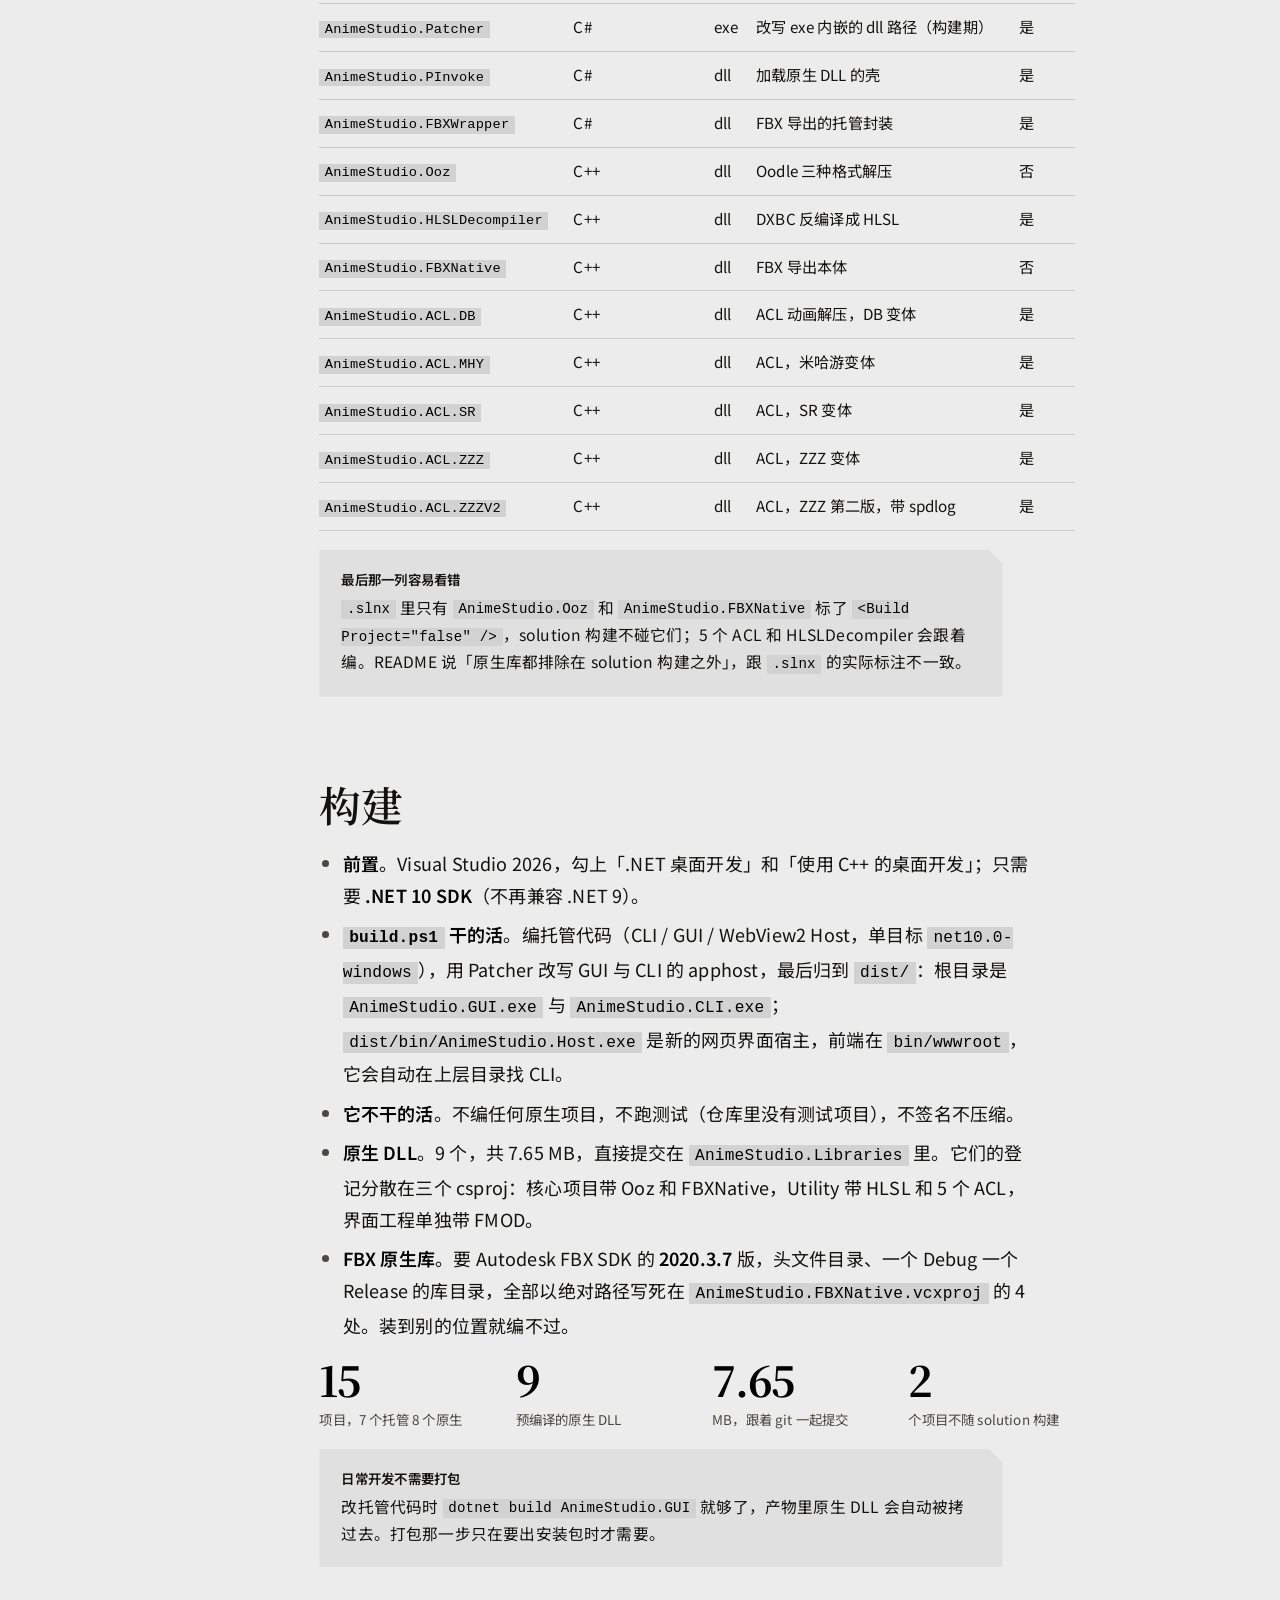
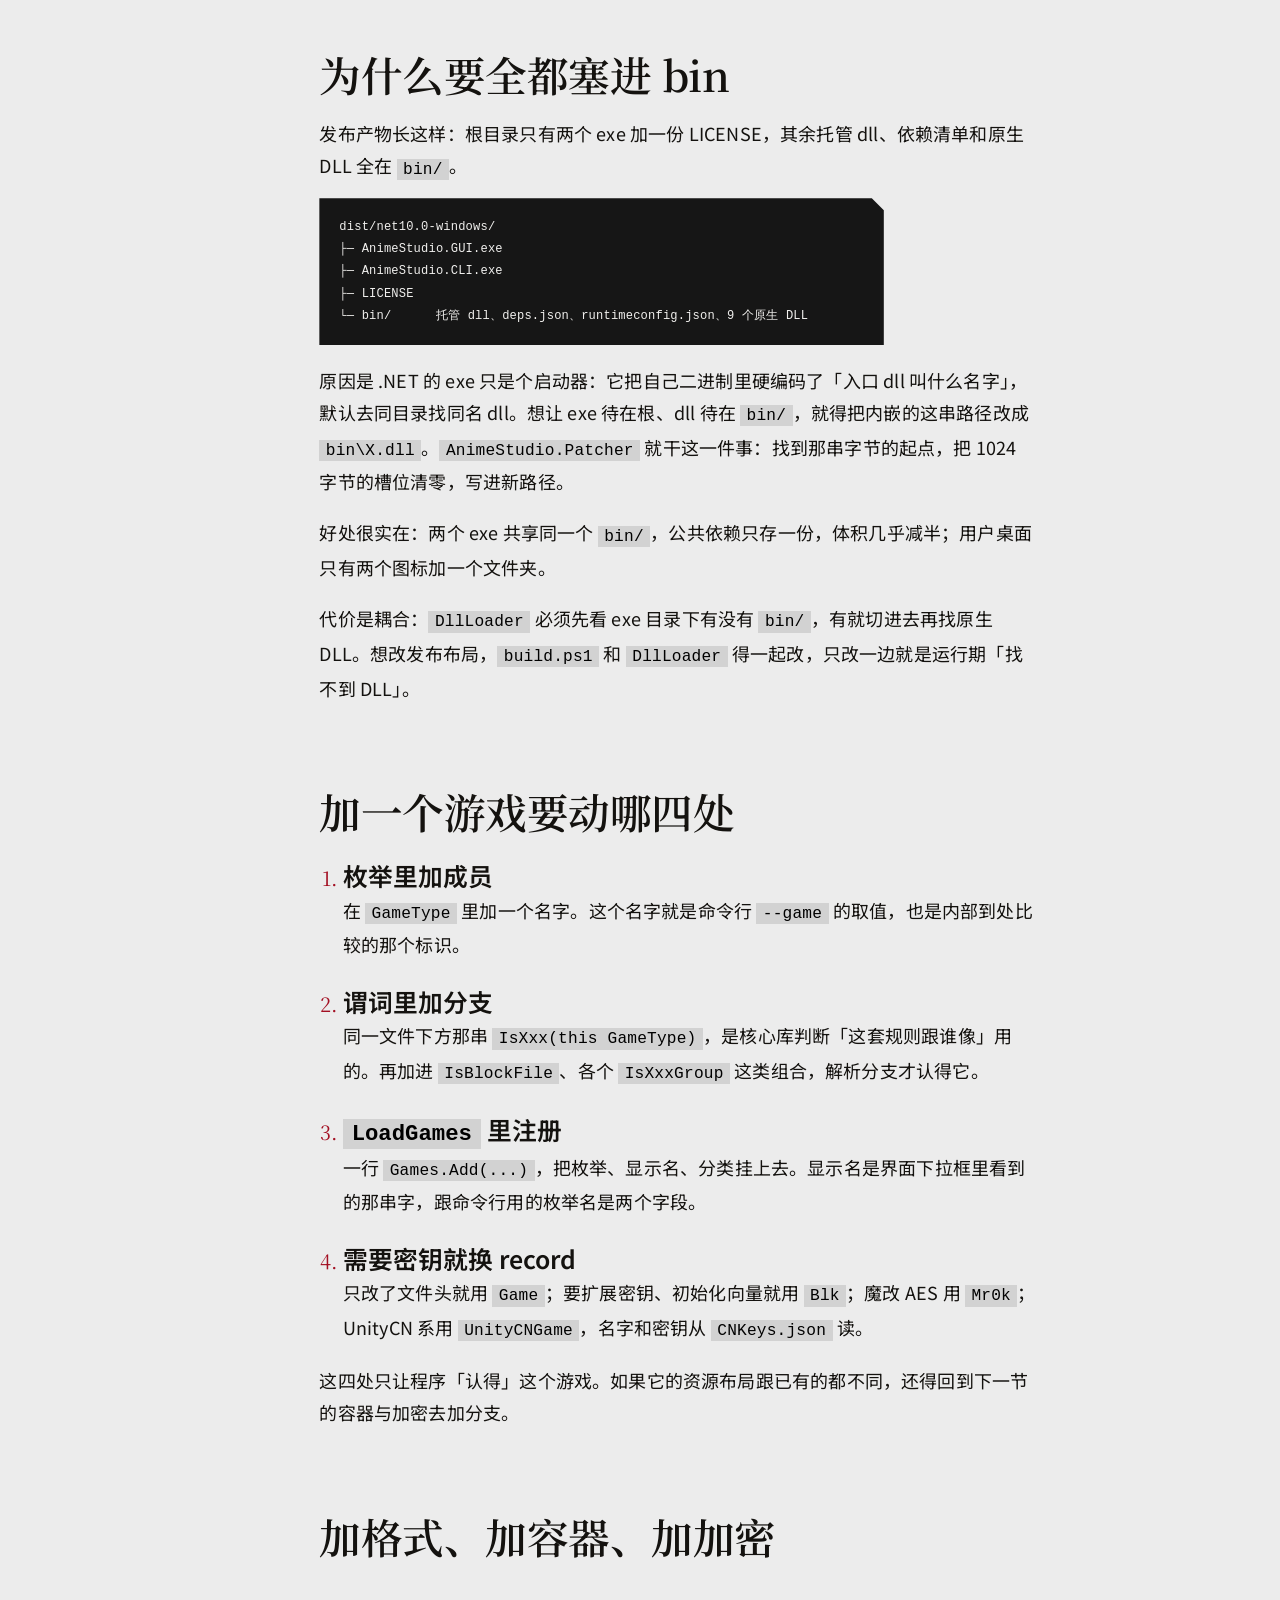
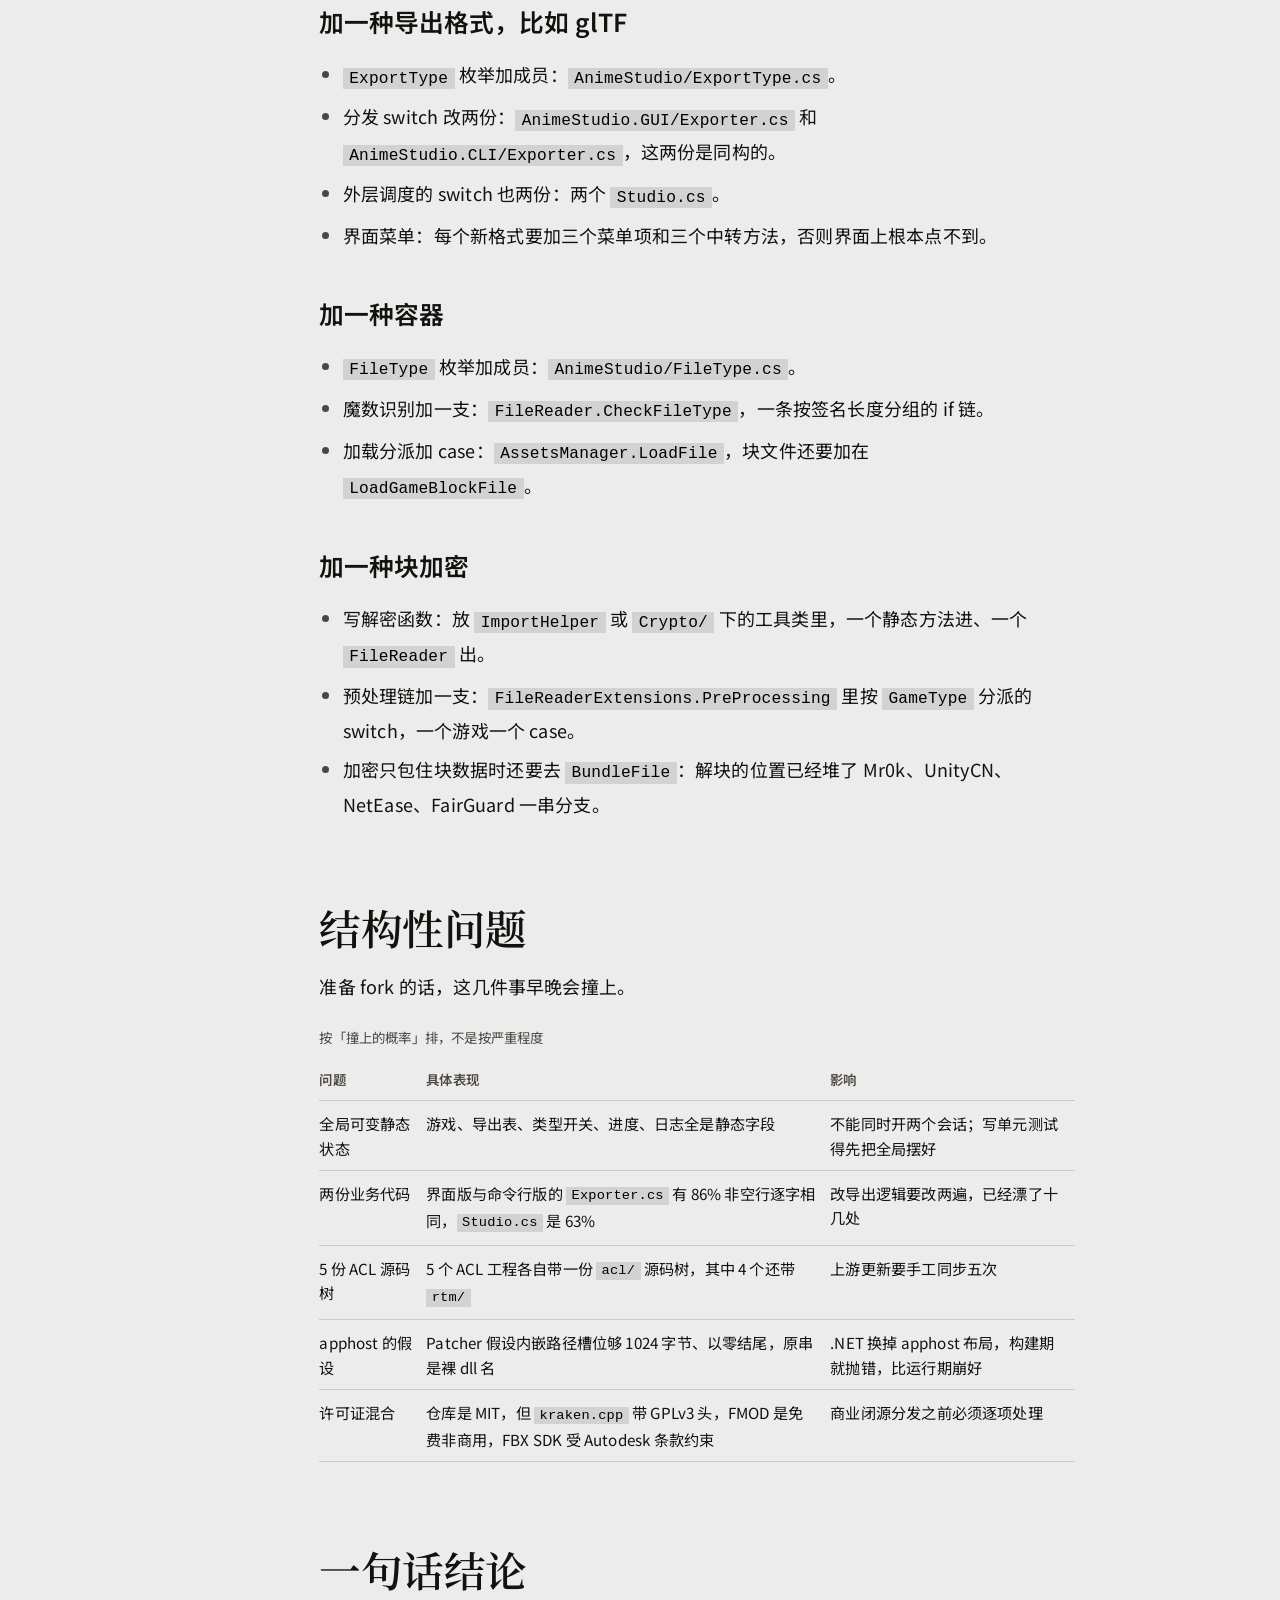
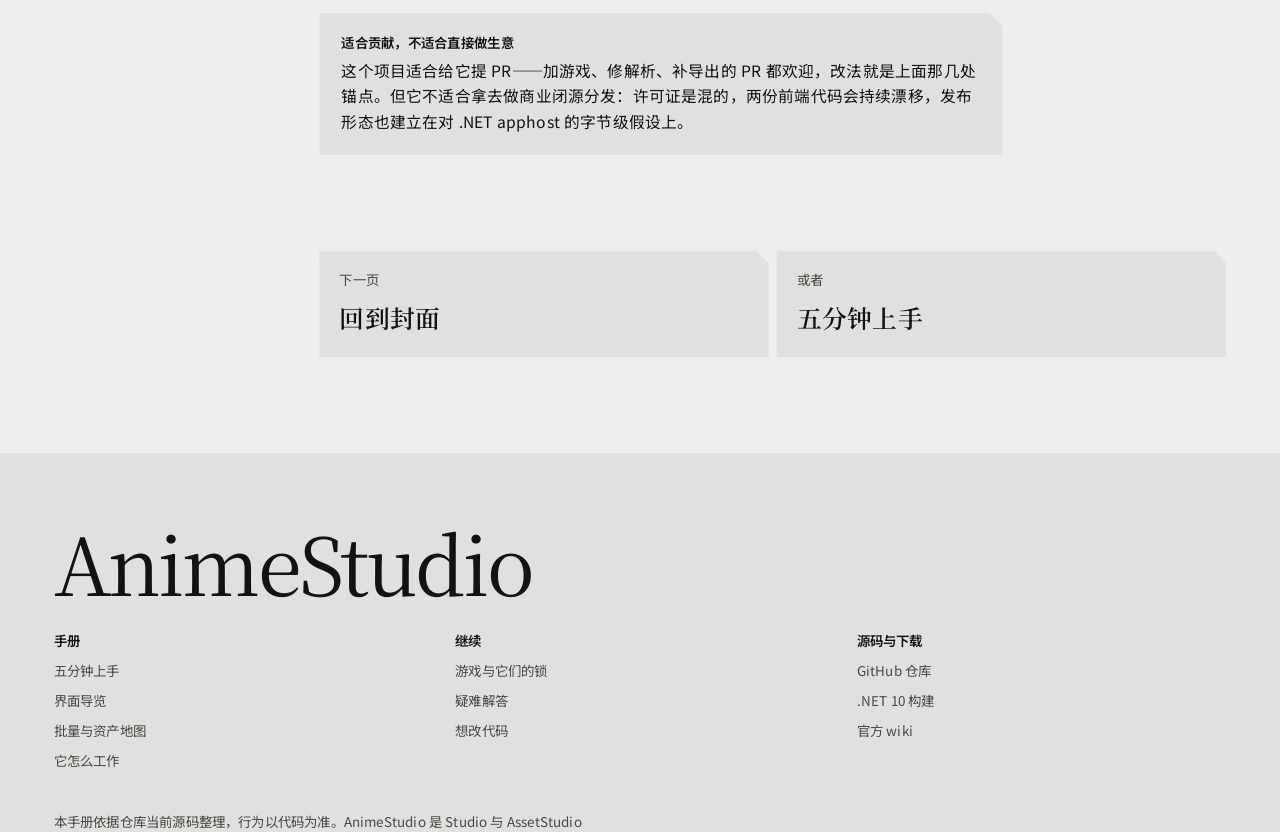
<file: docs/dev.html>
<!doctype html>
<html lang="zh-CN">
<head>
<meta charset="utf-8">
<meta name="viewport" content="width=device-width, initial-scale=1">
<title>想改代码 · AnimeStudio 说明书</title>
<meta name="description" content="AnimeStudio 源码导览：15 个项目的分层与分工、构建前置与只编托管的 build.ps1、bin 目录的由来、加游戏的四处改动，以及 fork 之前要知道的结构性问题。">
<link rel="preconnect" href="https://fonts.googleapis.com">
<link rel="preconnect" href="https://fonts.gstatic.com" crossorigin>
<link href="https://fonts.googleapis.com/css2?family=Noto+Sans+SC:wght@400;500;600&family=Noto+Serif+SC:wght@600&display=swap" rel="stylesheet">
<link rel="stylesheet" href="assets/site.css">
</head>
<body data-theme="paper" data-page="dev">
<a class="skip" href="#main">跳到正文</a>

<header class="topbar">
  <a class="mark" href="index.html">
    <span class="mark-plate">AS</span>
    <span>AnimeStudio<span class="mark-sub"> 说明书</span></span>
  </a>
  <button class="navtoggle" data-navtoggle aria-expanded="false">目录</button>
  <nav class="topnav" data-topnav aria-label="主导航">
    <a href="start.html">上手</a>
    <a href="gui.html">界面</a>
    <a href="pipeline.html">原理</a>
    <a href="games.html">游戏</a>
    <a href="faq.html">排错</a>
    <a class="btn" href="https://nightly.link/Escartem/AnimeStudio/workflows/build/master/AnimeStudio-net10.zip">下载 .NET 10 版</a>
  </nav>
</header>

<div class="wrap shell">
  <aside class="sidenav" aria-label="手册目录">
    <div class="sidenav-group">
      <p class="sidenav-title">开始</p>
      <a href="index.html">封面</a>
      <a href="start.html">五分钟上手</a>
    </div>
    <div class="sidenav-group">
      <p class="sidenav-title">用</p>
      <a href="gui.html">界面导览</a>
      <a href="batch.html">批量与资产地图</a>
    </div>
    <div class="sidenav-group">
      <p class="sidenav-title">懂</p>
      <a href="pipeline.html">它怎么工作</a>
      <a href="games.html">游戏与它们的锁</a>
    </div>
    <div class="sidenav-group">
      <p class="sidenav-title">其它</p>
      <a href="faq.html">疑难解答</a>
      <a href="dev.html" aria-current="page">想改代码</a>
    </div>
  </aside>

  <main class="main" id="main">
    <header class="pagehead">
      <h1>想改代码</h1>
      <p class="lead">15 个项目、9 个预编译的原生库、两份几乎一样的导出器。想提 PR 或者自己改一版，先把这张地图看清再动手。</p>
      <div class="pagehead-extra">
        <a class="btn" href="https://github.com/Escartem/AnimeStudio">打开 GitHub 仓库</a>
        <a class="btn btn-quiet" href="pipeline.html">先看它怎么工作</a>
      </div>
    </header>

    <div class="prose">

      <div class="toc">
        <p>本页内容</p>
        <a href="#layers">仓库是怎么分层的</a>
        <a href="#projects">15 个项目一张表</a>
        <a href="#build">构建</a>
        <a href="#layout">为什么要全都塞进 bin</a>
        <a href="#new-game">加一个游戏要动哪四处</a>
        <a href="#extend">加格式、加容器、加加密</a>
        <a href="#debt">结构性问题</a>
        <a href="#verdict">一句话结论</a>
      </div>

      <h2 id="layers">仓库是怎么分层的</h2>
      <p>托管代码的依赖只有一层：从上往下，没有回环。把每个项目的项目引用列出来就是全貌：</p>

<pre><code>AnimeStudio.GUI        → Utility, AnimeStudio
AnimeStudio.CLI        → Utility, AnimeStudio
AnimeStudio.Utility    → FBXWrapper, PInvoke, AnimeStudio
AnimeStudio.FBXWrapper → PInvoke, AnimeStudio
AnimeStudio.PInvoke    → （无）
AnimeStudio            → （无）
AnimeStudio.Patcher    → （无）</code></pre>

      <p>核心项目 <code>AnimeStudio</code> 不引用任何项目，是最底下的叶子，包解析、序列化文件、对象模型、贴图解码和资产地图全在里面。<code>AnimeStudio.Patcher</code> 完全独立，只跟 exe 文件的字节打交道。8 个 C++ 项目不被任何托管项目引用，它们只往 <code>AnimeStudio.Libraries</code> 里吐 DLL，再由三个 csproj 登记进发布包。</p>

      <h2 id="projects">15 个项目一张表</h2>

      <div class="table-wrap">
        <table>
          <caption>7 个托管项目加 8 个原生项目。「产出」只写类型，文件名与项目名相同，比如 <code>AnimeStudio.Utility.dll</code>。「随构建」问的是「是否随 solution 构建」。</caption>
          <thead>
            <tr><th>项目</th><th>语言</th><th>产出</th><th>干什么</th><th>随构建</th></tr>
          </thead>
          <tbody>
            <tr><td><code>AnimeStudio</code></td><td>C#</td><td>dll</td><td>核心：容器、序列化、对象、贴图</td><td>是</td></tr>
            <tr><td><code>AnimeStudio.Utility</code></td><td>C#</td><td>dll</td><td>导出工具：ACL、着色器、音频</td><td>是</td></tr>
            <tr><td><code>AnimeStudio.GUI</code></td><td>C#（WinForms）</td><td>exe</td><td>图形界面与预览</td><td>是</td></tr>
            <tr><td><code>AnimeStudio.CLI</code></td><td>C#</td><td>exe</td><td>命令行入口</td><td>是</td></tr>
            <tr><td><code>AnimeStudio.Patcher</code></td><td>C#</td><td>exe</td><td>改写 exe 内嵌的 dll 路径（构建期）</td><td>是</td></tr>
            <tr><td><code>AnimeStudio.PInvoke</code></td><td>C#</td><td>dll</td><td>加载原生 DLL 的壳</td><td>是</td></tr>
            <tr><td><code>AnimeStudio.FBXWrapper</code></td><td>C#</td><td>dll</td><td>FBX 导出的托管封装</td><td>是</td></tr>
            <tr><td><code>AnimeStudio.Ooz</code></td><td>C++</td><td>dll</td><td>Oodle 三种格式解压</td><td>否</td></tr>
            <tr><td><code>AnimeStudio.HLSLDecompiler</code></td><td>C++</td><td>dll</td><td>DXBC 反编译成 HLSL</td><td>是</td></tr>
            <tr><td><code>AnimeStudio.FBXNative</code></td><td>C++</td><td>dll</td><td>FBX 导出本体</td><td>否</td></tr>
            <tr><td><code>AnimeStudio.ACL.DB</code></td><td>C++</td><td>dll</td><td>ACL 动画解压，DB 变体</td><td>是</td></tr>
            <tr><td><code>AnimeStudio.ACL.MHY</code></td><td>C++</td><td>dll</td><td>ACL，米哈游变体</td><td>是</td></tr>
            <tr><td><code>AnimeStudio.ACL.SR</code></td><td>C++</td><td>dll</td><td>ACL，SR 变体</td><td>是</td></tr>
            <tr><td><code>AnimeStudio.ACL.ZZZ</code></td><td>C++</td><td>dll</td><td>ACL，ZZZ 变体</td><td>是</td></tr>
            <tr><td><code>AnimeStudio.ACL.ZZZV2</code></td><td>C++</td><td>dll</td><td>ACL，ZZZ 第二版，带 spdlog</td><td>是</td></tr>
          </tbody>
        </table>
      </div>

      <div class="callout">
        <h3>最后那一列容易看错</h3>
        <p><code>.slnx</code> 里只有 <code>AnimeStudio.Ooz</code> 和 <code>AnimeStudio.FBXNative</code> 标了 <code>&lt;Build Project="false" /&gt;</code>，solution 构建不碰它们；5 个 ACL 和 HLSLDecompiler 会跟着编。README 说「原生库都排除在 solution 构建之外」，跟 <code>.slnx</code> 的实际标注不一致。</p>
      </div>

      <h2 id="build">构建</h2>
      <ul>
        <li><strong>前置</strong>。Visual Studio 2026，勾上「.NET 桌面开发」和「使用 C++ 的桌面开发」；只需要 <strong>.NET 10 SDK</strong>（不再兼容 .NET 9）。</li>
        <li><strong><code>build.ps1</code> 干的活</strong>。编托管代码（CLI / GUI / WebView2 Host，单目标 <code>net10.0-windows</code>），用 Patcher 改写 GUI 与 CLI 的 apphost，最后归到 <code>dist/</code>：根目录是 <code>AnimeStudio.GUI.exe</code> 与 <code>AnimeStudio.CLI.exe</code>；<code>dist/bin/AnimeStudio.Host.exe</code> 是新的网页界面宿主，前端在 <code>bin/wwwroot</code>，它会自动在上层目录找 CLI。</li>
        <li><strong>它不干的活</strong>。不编任何原生项目，不跑测试（仓库里没有测试项目），不签名不压缩。</li>
        <li><strong>原生 DLL</strong>。9 个，共 7.65 MB，直接提交在 <code>AnimeStudio.Libraries</code> 里。它们的登记分散在三个 csproj：核心项目带 Ooz 和 FBXNative，Utility 带 HLSL 和 5 个 ACL，界面工程单独带 FMOD。</li>
        <li><strong>FBX 原生库</strong>。要 Autodesk FBX SDK 的 <strong>2020.3.7</strong> 版，头文件目录、一个 Debug 一个 Release 的库目录，全部以绝对路径写死在 <code>AnimeStudio.FBXNative.vcxproj</code> 的 4 处。装到别的位置就编不过。</li>
      </ul>

      <div class="facts">
        <div class="fact"><b>15</b><span>项目，7 个托管 8 个原生</span></div>
        <div class="fact"><b>9</b><span>预编译的原生 DLL</span></div>
        <div class="fact"><b>7.65</b><span>MB，跟着 git 一起提交</span></div>
        <div class="fact"><b>2</b><span>个项目不随 solution 构建</span></div>
      </div>

      <div class="callout">
        <h3>日常开发不需要打包</h3>
        <p>改托管代码时 <code>dotnet build AnimeStudio.GUI</code> 就够了，产物里原生 DLL 会自动被拷过去。打包那一步只在要出安装包时才需要。</p>
      </div>

      <h2 id="layout">为什么要全都塞进 bin</h2>
      <p>发布产物长这样：根目录只有两个 exe 加一份 LICENSE，其余托管 dll、依赖清单和原生 DLL 全在 <code>bin/</code>。</p>

<pre><code>dist/net10.0-windows/
├─ AnimeStudio.GUI.exe
├─ AnimeStudio.CLI.exe
├─ LICENSE
└─ bin/      托管 dll、deps.json、runtimeconfig.json、9 个原生 DLL</code></pre>

      <p>原因是 .NET 的 exe 只是个启动器：它把自己二进制里硬编码了「入口 dll 叫什么名字」，默认去同目录找同名 dll。想让 exe 待在根、dll 待在 <code>bin/</code>，就得把内嵌的这串路径改成 <code>bin\X.dll</code>。<code>AnimeStudio.Patcher</code> 就干这一件事：找到那串字节的起点，把 1024 字节的槽位清零，写进新路径。</p>
      <p>好处很实在：两个 exe 共享同一个 <code>bin/</code>，公共依赖只存一份，体积几乎减半；用户桌面只有两个图标加一个文件夹。</p>
      <p>代价是耦合：<code>DllLoader</code> 必须先看 exe 目录下有没有 <code>bin/</code>，有就切进去再找原生 DLL。想改发布布局，<code>build.ps1</code> 和 <code>DllLoader</code> 得一起改，只改一边就是运行期「找不到 DLL」。</p>

      <h2 id="new-game">加一个游戏要动哪四处</h2>

      <ol class="steps">
        <li>
          <h3>枚举里加成员</h3>
          <p>在 <code>GameType</code> 里加一个名字。这个名字就是命令行 <code>--game</code> 的取值，也是内部到处比较的那个标识。</p>
        </li>
        <li>
          <h3>谓词里加分支</h3>
          <p>同一文件下方那串 <code>IsXxx(this GameType)</code>，是核心库判断「这套规则跟谁像」用的。再加进 <code>IsBlockFile</code>、各个 <code>IsXxxGroup</code> 这类组合，解析分支才认得它。</p>
        </li>
        <li>
          <h3><code>LoadGames</code> 里注册</h3>
          <p>一行 <code>Games.Add(...)</code>，把枚举、显示名、分类挂上去。显示名是界面下拉框里看到的那串字，跟命令行用的枚举名是两个字段。</p>
        </li>
        <li>
          <h3>需要密钥就换 record</h3>
          <p>只改了文件头就用 <code>Game</code>；要扩展密钥、初始化向量就用 <code>Blk</code>；魔改 AES 用 <code>Mr0k</code>；UnityCN 系用 <code>UnityCNGame</code>，名字和密钥从 <code>CNKeys.json</code> 读。</p>
        </li>
      </ol>

      <p>这四处只让程序「认得」这个游戏。如果它的资源布局跟已有的都不同，还得回到下一节的容器与加密去加分支。</p>

      <h2 id="extend">加格式、加容器、加加密</h2>

      <h3>加一种导出格式，比如 glTF</h3>
      <ul>
        <li><code>ExportType</code> 枚举加成员：<code>AnimeStudio/ExportType.cs</code>。</li>
        <li>分发 switch 改两份：<code>AnimeStudio.GUI/Exporter.cs</code> 和 <code>AnimeStudio.CLI/Exporter.cs</code>，这两份是同构的。</li>
        <li>外层调度的 switch 也两份：两个 <code>Studio.cs</code>。</li>
        <li>界面菜单：每个新格式要加三个菜单项和三个中转方法，否则界面上根本点不到。</li>
      </ul>

      <h3>加一种容器</h3>
      <ul>
        <li><code>FileType</code> 枚举加成员：<code>AnimeStudio/FileType.cs</code>。</li>
        <li>魔数识别加一支：<code>FileReader.CheckFileType</code>，一条按签名长度分组的 if 链。</li>
        <li>加载分派加 case：<code>AssetsManager.LoadFile</code>，块文件还要加在 <code>LoadGameBlockFile</code>。</li>
      </ul>

      <h3>加一种块加密</h3>
      <ul>
        <li>写解密函数：放 <code>ImportHelper</code> 或 <code>Crypto/</code> 下的工具类里，一个静态方法进、一个 <code>FileReader</code> 出。</li>
        <li>预处理链加一支：<code>FileReaderExtensions.PreProcessing</code> 里按 <code>GameType</code> 分派的 switch，一个游戏一个 case。</li>
        <li>加密只包住块数据时还要去 <code>BundleFile</code>：解块的位置已经堆了 Mr0k、UnityCN、NetEase、FairGuard 一串分支。</li>
      </ul>

      <h2 id="debt">结构性问题</h2>
      <p>准备 fork 的话，这几件事早晚会撞上。</p>

      <div class="table-wrap">
        <table>
          <caption>按「撞上的概率」排，不是按严重程度</caption>
          <thead>
            <tr><th>问题</th><th>具体表现</th><th>影响</th></tr>
          </thead>
          <tbody>
            <tr><td>全局可变静态状态</td><td>游戏、导出表、类型开关、进度、日志全是静态字段</td><td>不能同时开两个会话；写单元测试得先把全局摆好</td></tr>
            <tr><td>两份业务代码</td><td>界面版与命令行版的 <code>Exporter.cs</code> 有 86% 非空行逐字相同，<code>Studio.cs</code> 是 63%</td><td>改导出逻辑要改两遍，已经漂了十几处</td></tr>
            <tr><td>5 份 ACL 源码树</td><td>5 个 ACL 工程各自带一份 <code>acl/</code> 源码树，其中 4 个还带 <code>rtm/</code></td><td>上游更新要手工同步五次</td></tr>
            <tr><td>apphost 的假设</td><td>Patcher 假设内嵌路径槽位够 1024 字节、以零结尾，原串是裸 dll 名</td><td>.NET 换掉 apphost 布局，构建期就抛错，比运行期崩好</td></tr>
            <tr><td>许可证混合</td><td>仓库是 MIT，但 <code>kraken.cpp</code> 带 GPLv3 头，FMOD 是免费非商用，FBX SDK 受 Autodesk 条款约束</td><td>商业闭源分发之前必须逐项处理</td></tr>
          </tbody>
        </table>
      </div>

      <h2 id="verdict">一句话结论</h2>

      <div class="callout">
        <h3>适合贡献，不适合直接做生意</h3>
        <p>这个项目适合给它提 PR——加游戏、修解析、补导出的 PR 都欢迎，改法就是上面那几处锚点。但它不适合拿去做商业闭源分发：许可证是混的，两份前端代码会持续漂移，发布形态也建立在对 .NET apphost 的字节级假设上。</p>
      </div>

    </div>

    <nav class="pager" aria-label="继续阅读">
      <a href="index.html"><span>下一页</span><b>回到封面</b></a>
      <a href="start.html"><span>或者</span><b>五分钟上手</b></a>
    </nav>
  </main>
</div>

<footer class="foot">
  <div class="wrap foot-inner">
    <p class="foot-word">AnimeStudio</p>
    <div class="foot-cols">
      <div>
        <h3>手册</h3>
        <a href="start.html">五分钟上手</a>
        <a href="gui.html">界面导览</a>
        <a href="batch.html">批量与资产地图</a>
        <a href="pipeline.html">它怎么工作</a>
      </div>
      <div>
        <h3>继续</h3>
        <a href="games.html">游戏与它们的锁</a>
        <a href="faq.html">疑难解答</a>
        <a href="dev.html">想改代码</a>
      </div>
      <div>
        <h3>源码与下载</h3>
        <a href="https://github.com/Escartem/AnimeStudio">GitHub 仓库</a>
        <a href="https://nightly.link/Escartem/AnimeStudio/workflows/build/master/AnimeStudio-net10.zip">.NET 10 构建</a>
        <a href="https://github.com/Escartem/AnimeStudio/wiki">官方 wiki</a>
      </div>
    </div>
    <p class="foot-note">本手册依据仓库当前源码整理，行为以代码为准。AnimeStudio 是 Studio 与 AssetStudio 的衍生项目，作者 Escartem。请只处理你有权处理的文件，并遵守游戏的服务条款。</p>
  </div>
</footer>

<script src="assets/site.js"></script>
</body>
</html>
</file>
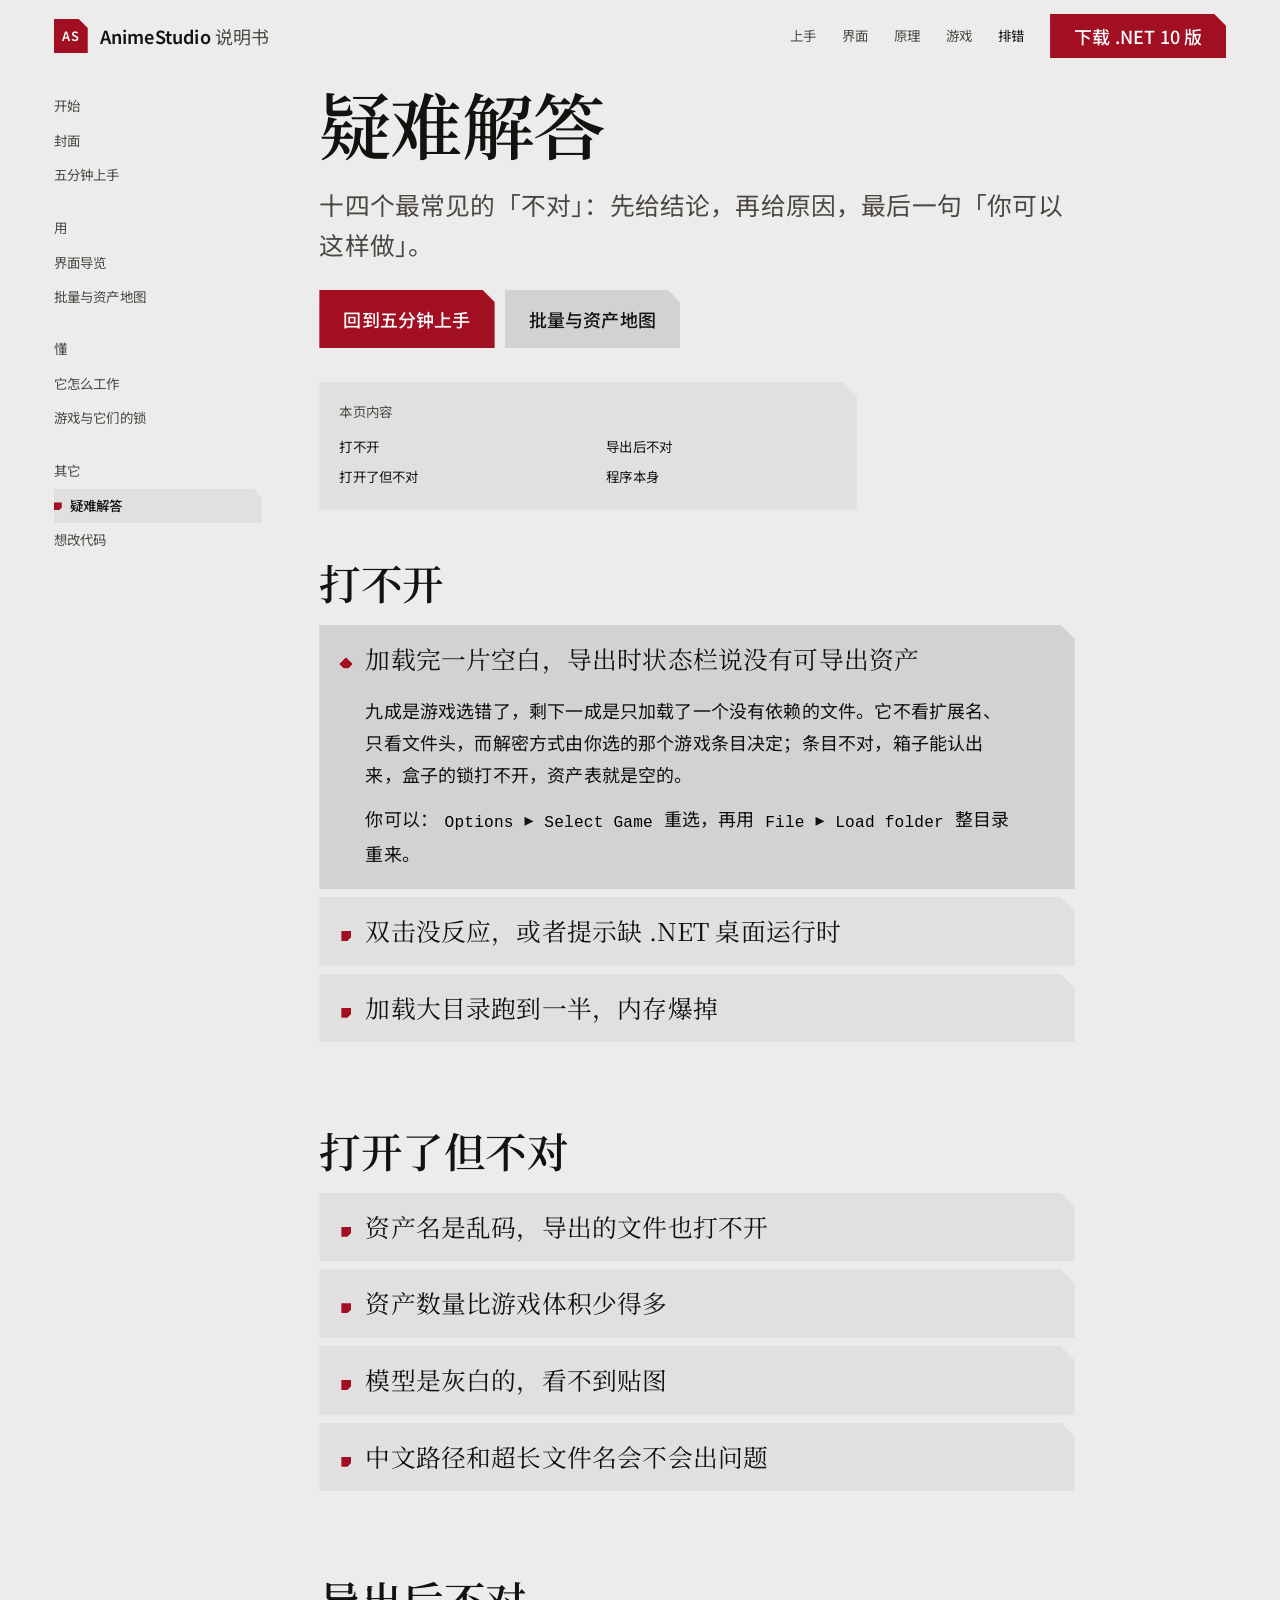
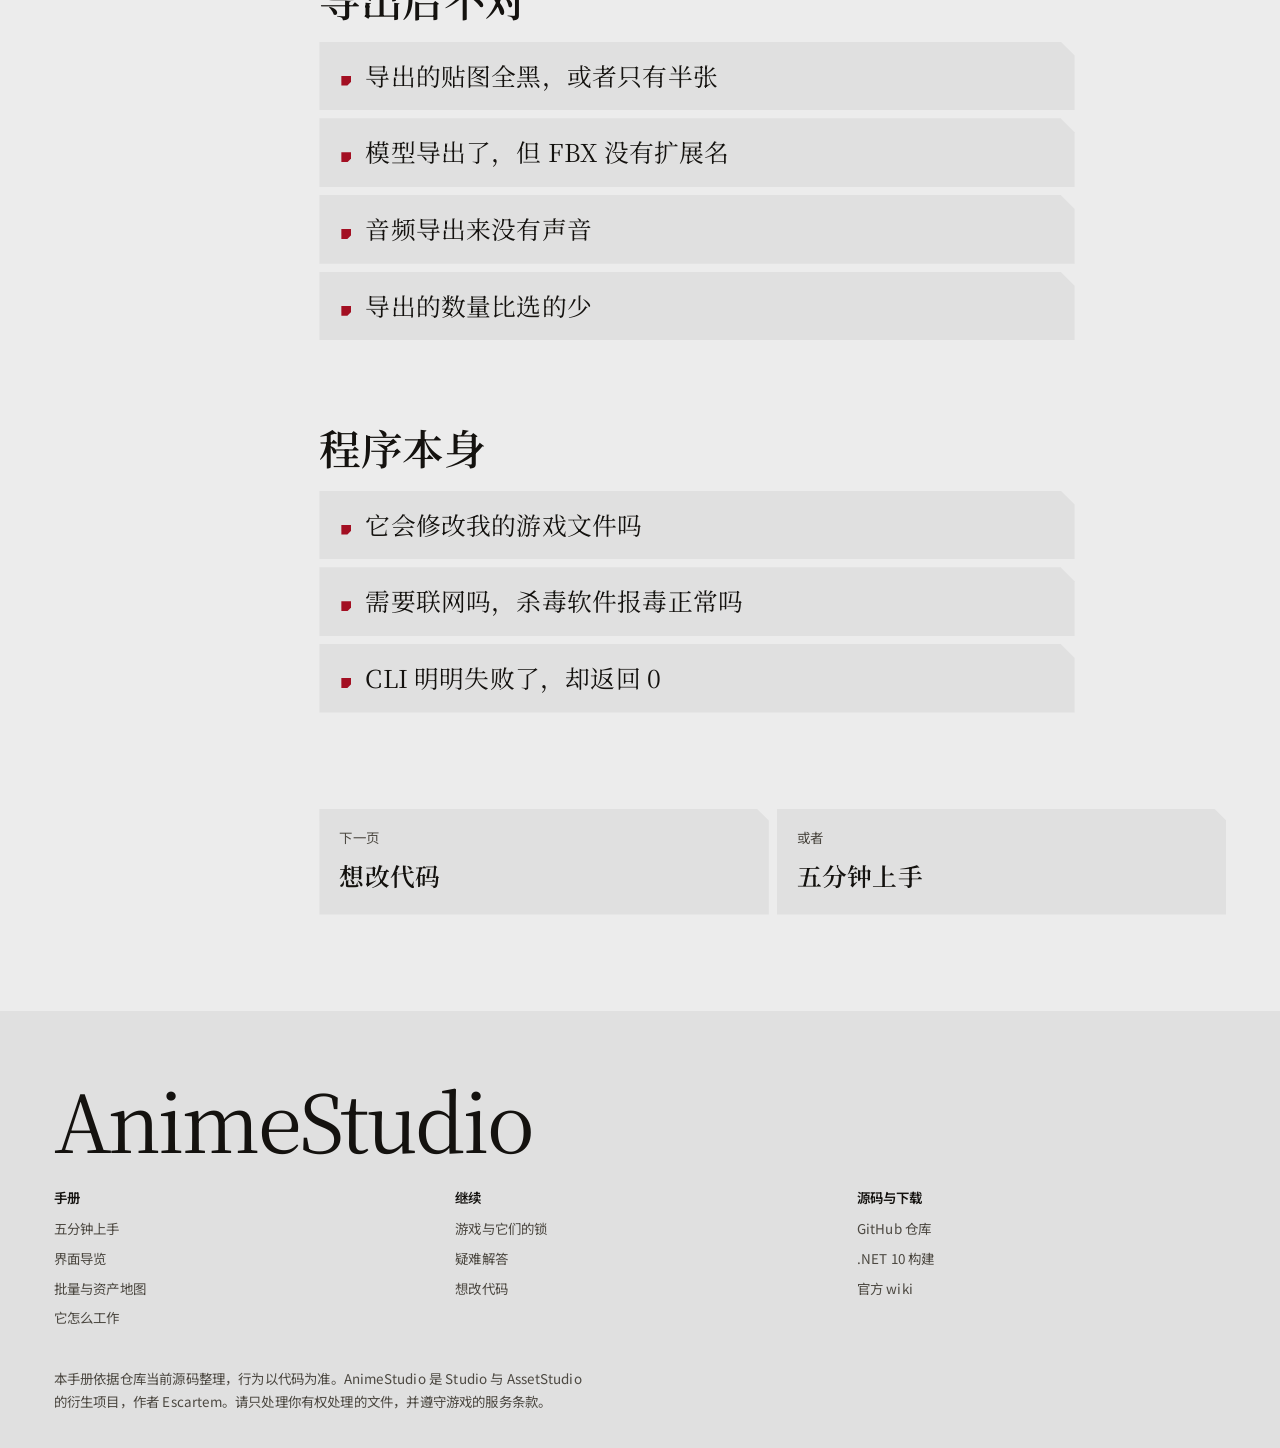
<file: docs/faq.html>
<!doctype html>
<html lang="zh-CN">
<head>
<meta charset="utf-8">
<meta name="viewport" content="width=device-width, initial-scale=1">
<title>疑难解答 · AnimeStudio 说明书</title>
<meta name="description" content="AnimeStudio 疑难解答：加载空白、缺运行库、内存爆掉、名字乱码、贴图发黑、模型没贴图、FBX 没扩展名、音频没声音、导出数量变少、会不会改游戏文件、CLI 退出码恒 0。十四条常见问题，先给结论再给原因。">
<link rel="preconnect" href="https://fonts.googleapis.com">
<link rel="preconnect" href="https://fonts.gstatic.com" crossorigin>
<link href="https://fonts.googleapis.com/css2?family=Noto+Sans+SC:wght@400;500;600&family=Noto+Serif+SC:wght@600&display=swap" rel="stylesheet">
<link rel="stylesheet" href="assets/site.css">
</head>
<body data-theme="paper" data-page="faq">
<a class="skip" href="#main">跳到正文</a>

<header class="topbar">
  <a class="mark" href="index.html">
    <span class="mark-plate">AS</span>
    <span>AnimeStudio<span class="mark-sub"> 说明书</span></span>
  </a>
  <button class="navtoggle" data-navtoggle aria-expanded="false">目录</button>
  <nav class="topnav" data-topnav aria-label="主导航">
    <a href="start.html">上手</a>
    <a href="gui.html">界面</a>
    <a href="pipeline.html">原理</a>
    <a href="games.html">游戏</a>
    <a href="faq.html" aria-current="page">排错</a>
    <a class="btn" href="https://nightly.link/Escartem/AnimeStudio/workflows/build/master/AnimeStudio-net10.zip">下载 .NET 10 版</a>
  </nav>
</header>

<div class="wrap shell">
  <aside class="sidenav" aria-label="手册目录">
    <div class="sidenav-group">
      <p class="sidenav-title">开始</p>
      <a href="index.html">封面</a>
      <a href="start.html">五分钟上手</a>
    </div>
    <div class="sidenav-group">
      <p class="sidenav-title">用</p>
      <a href="gui.html">界面导览</a>
      <a href="batch.html">批量与资产地图</a>
    </div>
    <div class="sidenav-group">
      <p class="sidenav-title">懂</p>
      <a href="pipeline.html">它怎么工作</a>
      <a href="games.html">游戏与它们的锁</a>
    </div>
    <div class="sidenav-group">
      <p class="sidenav-title">其它</p>
      <a href="faq.html" aria-current="page">疑难解答</a>
      <a href="dev.html">想改代码</a>
    </div>
  </aside>

  <main class="main" id="main">
    <header class="pagehead">
      <h1>疑难解答</h1>
      <p class="lead">十四个最常见的「不对」：先给结论，再给原因，最后一句「你可以这样做」。</p>
      <div class="pagehead-extra">
        <a class="btn" href="start.html">回到五分钟上手</a>
        <a class="btn btn-quiet" href="batch.html">批量与资产地图</a>
      </div>
    </header>

    <div class="toc">
      <p>本页内容</p>
      <a href="#open">打不开</a>
      <a href="#wrong">打开了但不对</a>
      <a href="#export">导出后不对</a>
      <a href="#app">程序本身</a>
    </div>

    <div class="prose">
      <h2 id="open">打不开</h2>
      <div class="faq">
        <details open>
          <summary>加载完一片空白，导出时状态栏说没有可导出资产</summary>
          <div class="faq-body">
            <p>九成是游戏选错了，剩下一成是只加载了一个没有依赖的文件。它不看扩展名、只看文件头，而解密方式由你选的那个游戏条目决定；条目不对，箱子能认出来，盒子的锁打不开，资产表就是空的。</p>
            <p>你可以：<code>Options</code> ▸ <code>Select Game</code> 重选，再用 <code>File</code> ▸ <code>Load folder</code> 整目录重来。</p>
          </div>
        </details>
        <details>
          <summary>双击没反应，或者提示缺 .NET 桌面运行时</summary>
          <div class="faq-body">
            <p>缺的是 .NET Desktop Runtime，不是普通的 .NET Runtime；而且它只支持 64 位 Windows。两个 exe 都是自宿主程序，你下的是哪个版本就要装哪个版本的桌面运行时，x64 架构。</p>
            <p>你可以：按版本装对应的桌面运行时再双击；32 位系统没有可用的构建，换机器是唯一办法。</p>
          </div>
        </details>
        <details>
          <summary>加载大目录跑到一半，内存爆掉</summary>
          <div class="faq-body">
            <p>它在加载时把整个目录的资产塞进一张表，内存按数据量的 8.5 倍估算。单个包解压后小于 512MB 会整块放内存，超过就落成一个临时文件、关闭即删，但资产表本身还是全量。</p>
            <p>你可以：分批加载、先按类型过滤再导出；或者开 <code>Options</code> ▸ <code>Skip container recovery</code> 少走一步（代价是 Container 列没有名字）；真跑不动就换 CLI，它一次只持有一个文件。</p>
          </div>
        </details>
      </div>

      <h2 id="wrong">打开了但不对</h2>
      <div class="faq">
        <details>
          <summary>资产名是乱码，导出的文件也打不开</summary>
          <div class="faq-body">
            <p>游戏条目选错，它拿错了钥匙。每个条目自带一套解密参数，字节一旦错位，名字、尺寸、内容就全是垃圾——这不是编码问题，改系统区域设置也没用。</p>
            <p>你可以：确认厂商和版本都对上（Live 与 CBT 是两套完全不同的锁），重选之后重新加载。</p>
          </div>
        </details>
        <details>
          <summary>资产数量比游戏体积少得多</summary>
          <div class="faq-body">
            <p>通常是你只加载了一个包，而不是全部。一个 <code>.assets</code> 只是清单，贴图实体常在同目录的 <code>.resS</code> 里；手动挑文件时，它只能顺着已经读进来的文件去找依赖。</p>
            <p>你可以：用 <code>File</code> ▸ <code>Load folder</code> 整目录加载；目录太大就先做一份资产地图，精确定位之后再回捞。</p>
          </div>
        </details>
        <details>
          <summary>模型是灰白的，看不到贴图</summary>
          <div class="faq-body">
            <p>这是设计如此，不是导出坏了。3D 预览只把位置、法线、顶点色三样送进显卡，不读 UV、也不读材质；导出的 FBX 里同样只有几何体，材质会另外存在输出目录的 <code>Materials</code> 下，一个材质一份 json。</p>
            <p>你可以：单独导出 Texture2D 拿到图，再在 3D 软件里手动挂上。</p>
          </div>
        </details>
        <details>
          <summary>中文路径和超长文件名会不会出问题</summary>
          <div class="faq-body">
            <p>中文路径没问题，超长文件名有问题。它全程走 Windows 的 Unicode 接口，中文目录名照常读写；但资产名达到 260 个字符时，导出文件名会被换成随机名，之后就认不出是谁了。</p>
            <p>你可以：把输出目录放浅一点，导出前留意那些名字特别长的条目。</p>
          </div>
        </details>
      </div>

      <h2 id="export">导出后不对</h2>
      <div class="faq">
        <details>
          <summary>导出的贴图全黑，或者只有半张</summary>
          <div class="faq-body">
            <p>多半是数据没找齐，不是图坏了。贴图实体常在同目录的 <code>.resS</code> 里，清单里只写了个取货位置；找不到那个文件，这一项会直接报错跳过，连图都不生成。压缩格式不认识时同样跳过。</p>
            <p>你可以：整目录加载之后再导；还不行就换成 <code>Raw</code> 导出，拿到原始字节自己处理。</p>
          </div>
        </details>
        <details>
          <summary>模型导出了，但 FBX 没有扩展名</summary>
          <div class="faq-body">
            <p>这是 CLI 的已知问题，GUI 不受影响。走命令行导出 Animator 时，它把目录路径直接当成了 FBX 的文件名，产物没有 <code>.fbx</code> 后缀。</p>
            <p>你可以：手动补上 <code>.fbx</code> 就能打开；或者改用 GUI 导出这一类资产。</p>
          </div>
        </details>
        <details>
          <summary>音频导出来没有声音</summary>
          <div class="faq-body">
            <p>先看扩展名。是 <code>.wav</code> 说明转成功了，没声音多半是播放器或音量问题；是 <code>.fsb</code> 说明它跳过了转换、把原始数据原样写了出来。只有 PCM、Vorbis、ADPCM、MP3、XMA 这几种能转 WAV，其它编码一律落成 <code>.fsb</code>（AAC 是 <code>.m4a</code>），普通播放器不认这两种容器。</p>
            <p>你可以：用能读 FSB 容器的工具再转一次。</p>
          </div>
        </details>
        <details>
          <summary>导出的数量比选的少</summary>
          <div class="faq-body">
            <p>多数是「文件已经存在」，不是失败。默认不覆盖同名文件，遇到同名直接跳过；结束时那句跳过提示把「解不出来」和「已经有了」合并在一起，看不出区别。</p>
            <p>你可以：清空输出目录重导，或者打开 <code>Options</code> ▸ <code>Allow duplicates</code>，让重名文件自动加序号。</p>
          </div>
        </details>
      </div>

      <h2 id="app">程序本身</h2>
      <div class="faq">
        <details>
          <summary>它会修改我的游戏文件吗</summary>
          <div class="faq-body">
            <p>会写，但只写一种：分片包。加载前它会把 <code>.split0</code>、<code>.split1</code> 按顺序拼成一个完整文件，放回这些碎片所在的目录，然后才去读这个新文件；同名文件已存在就跳过，也不会删你的碎片。</p>
            <p>你可以：先把游戏目录复制一份再动手，至少备份一次。</p>
          </div>
        </details>
        <details>
          <summary>需要联网吗，杀毒软件报毒正常吗</summary>
          <div class="faq-body">
            <p>不需要联网。唯一会联网的菜单项是从 GitHub 拉 Asset Index，它在源码里根本没接上事件，点了没有反应；其余功能全在本机跑。至于报毒：它要读别人的二进制、解密、再写出文件，exe 又没做数字签名，构建时还被改写过入口路径——这几样加在一起，杀软按行为打分很容易拦。仓库里没有关于误报的正式说明，所以这条只能你自己判断。</p>
            <p>你可以：只从项目发布页下载，别用来路不明的包；确认来源可靠之后再决定要不要加白名单。</p>
          </div>
        </details>
        <details>
          <summary>CLI 明明失败了，却返回 0</summary>
          <div class="faq-body">
            <p>它的退出码永远是 0，别拿退出码判断成败。命令行入口拿到执行结果后没有把返回值传出去，内部异常也被吞掉，所以不管是导出失败还是路径写错，进程都正常退出。</p>
            <p>你可以：用输出目录里的文件数量和日志内容判断，或者在外面包一层检查产物。</p>
          </div>
        </details>
      </div>

    </div>

    <nav class="pager" aria-label="继续阅读">
      <a href="dev.html"><span>下一页</span><b>想改代码</b></a>
      <a href="start.html"><span>或者</span><b>五分钟上手</b></a>
    </nav>
  </main>
</div>

<footer class="foot">
  <div class="wrap foot-inner">
    <p class="foot-word">AnimeStudio</p>
    <div class="foot-cols">
      <div>
        <h3>手册</h3>
        <a href="start.html">五分钟上手</a>
        <a href="gui.html">界面导览</a>
        <a href="batch.html">批量与资产地图</a>
        <a href="pipeline.html">它怎么工作</a>
      </div>
      <div>
        <h3>继续</h3>
        <a href="games.html">游戏与它们的锁</a>
        <a href="faq.html">疑难解答</a>
        <a href="dev.html">想改代码</a>
      </div>
      <div>
        <h3>源码与下载</h3>
        <a href="https://github.com/Escartem/AnimeStudio">GitHub 仓库</a>
        <a href="https://nightly.link/Escartem/AnimeStudio/workflows/build/master/AnimeStudio-net10.zip">.NET 10 构建</a>
        <a href="https://github.com/Escartem/AnimeStudio/wiki">官方 wiki</a>
      </div>
    </div>
    <p class="foot-note">本手册依据仓库当前源码整理，行为以代码为准。AnimeStudio 是 Studio 与 AssetStudio 的衍生项目，作者 Escartem。请只处理你有权处理的文件，并遵守游戏的服务条款。</p>
  </div>
</footer>

<script src="assets/site.js"></script>
</body>
</html>
</file>
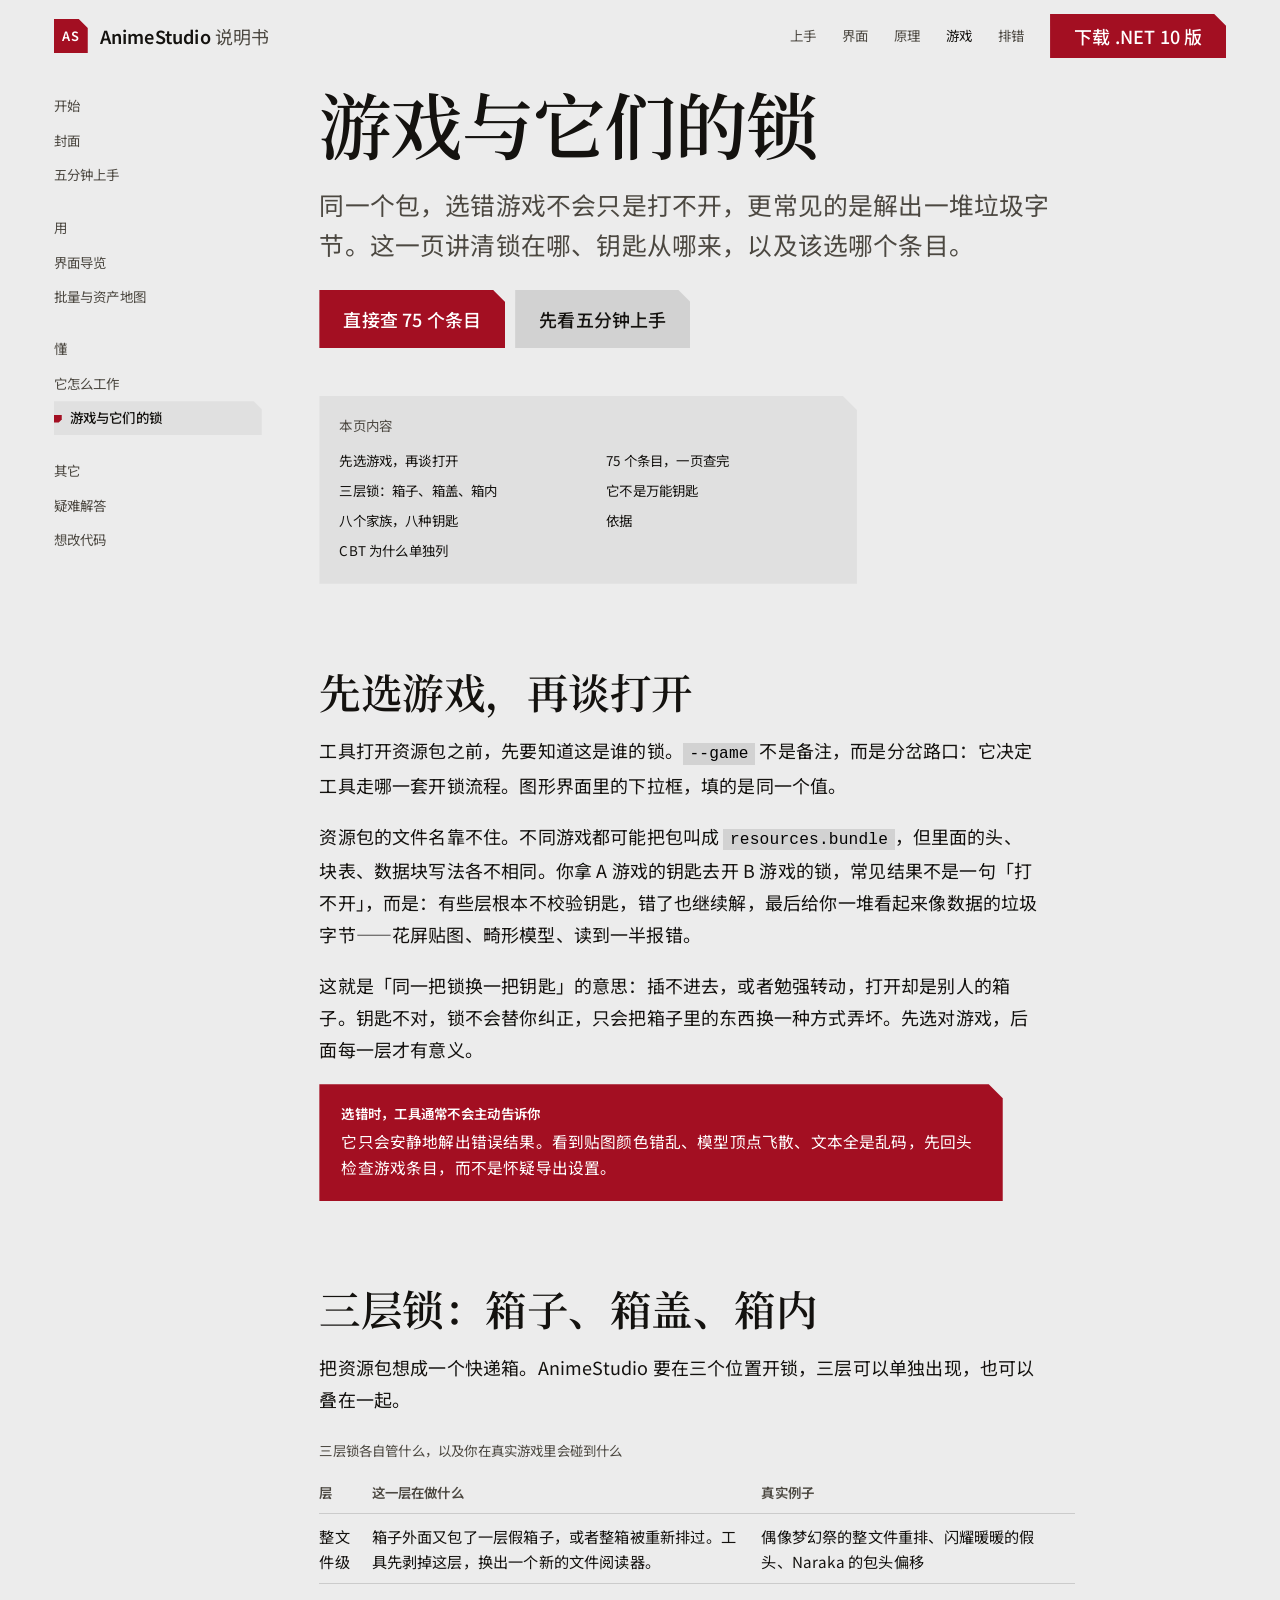
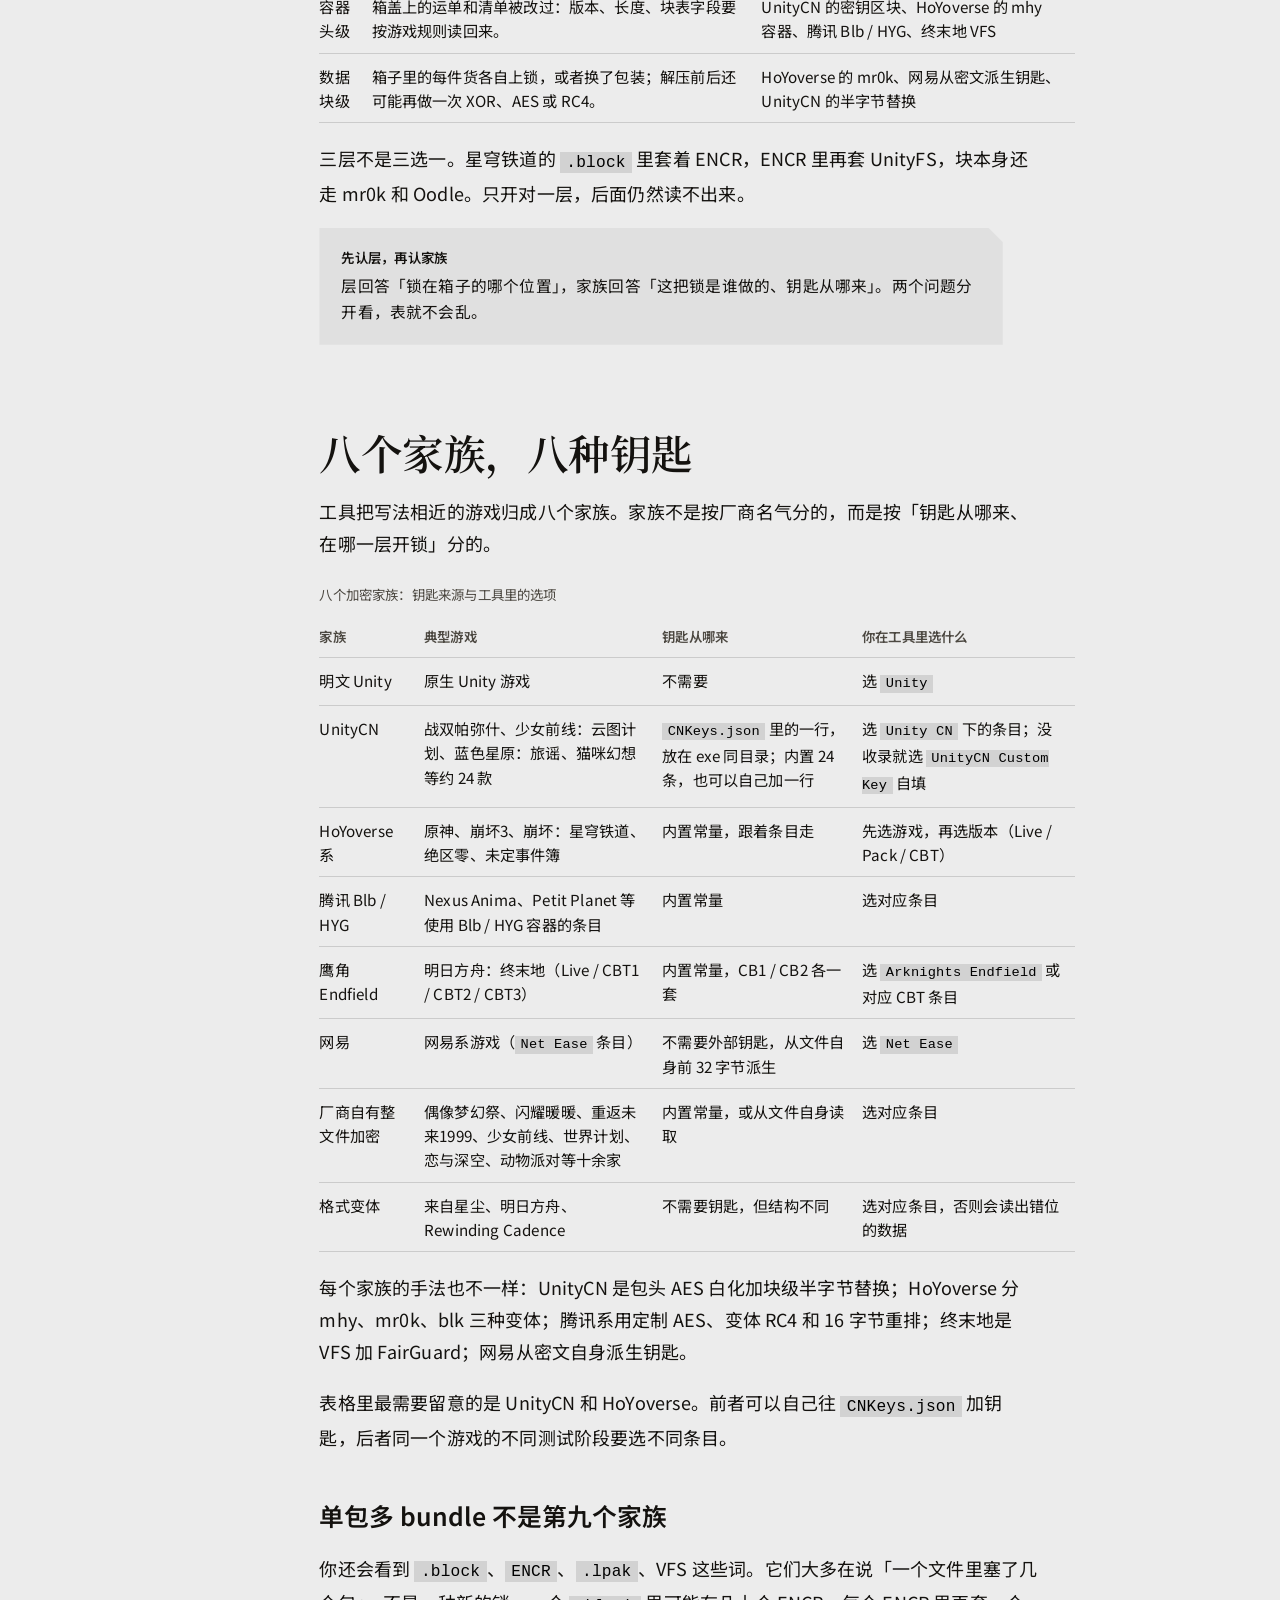
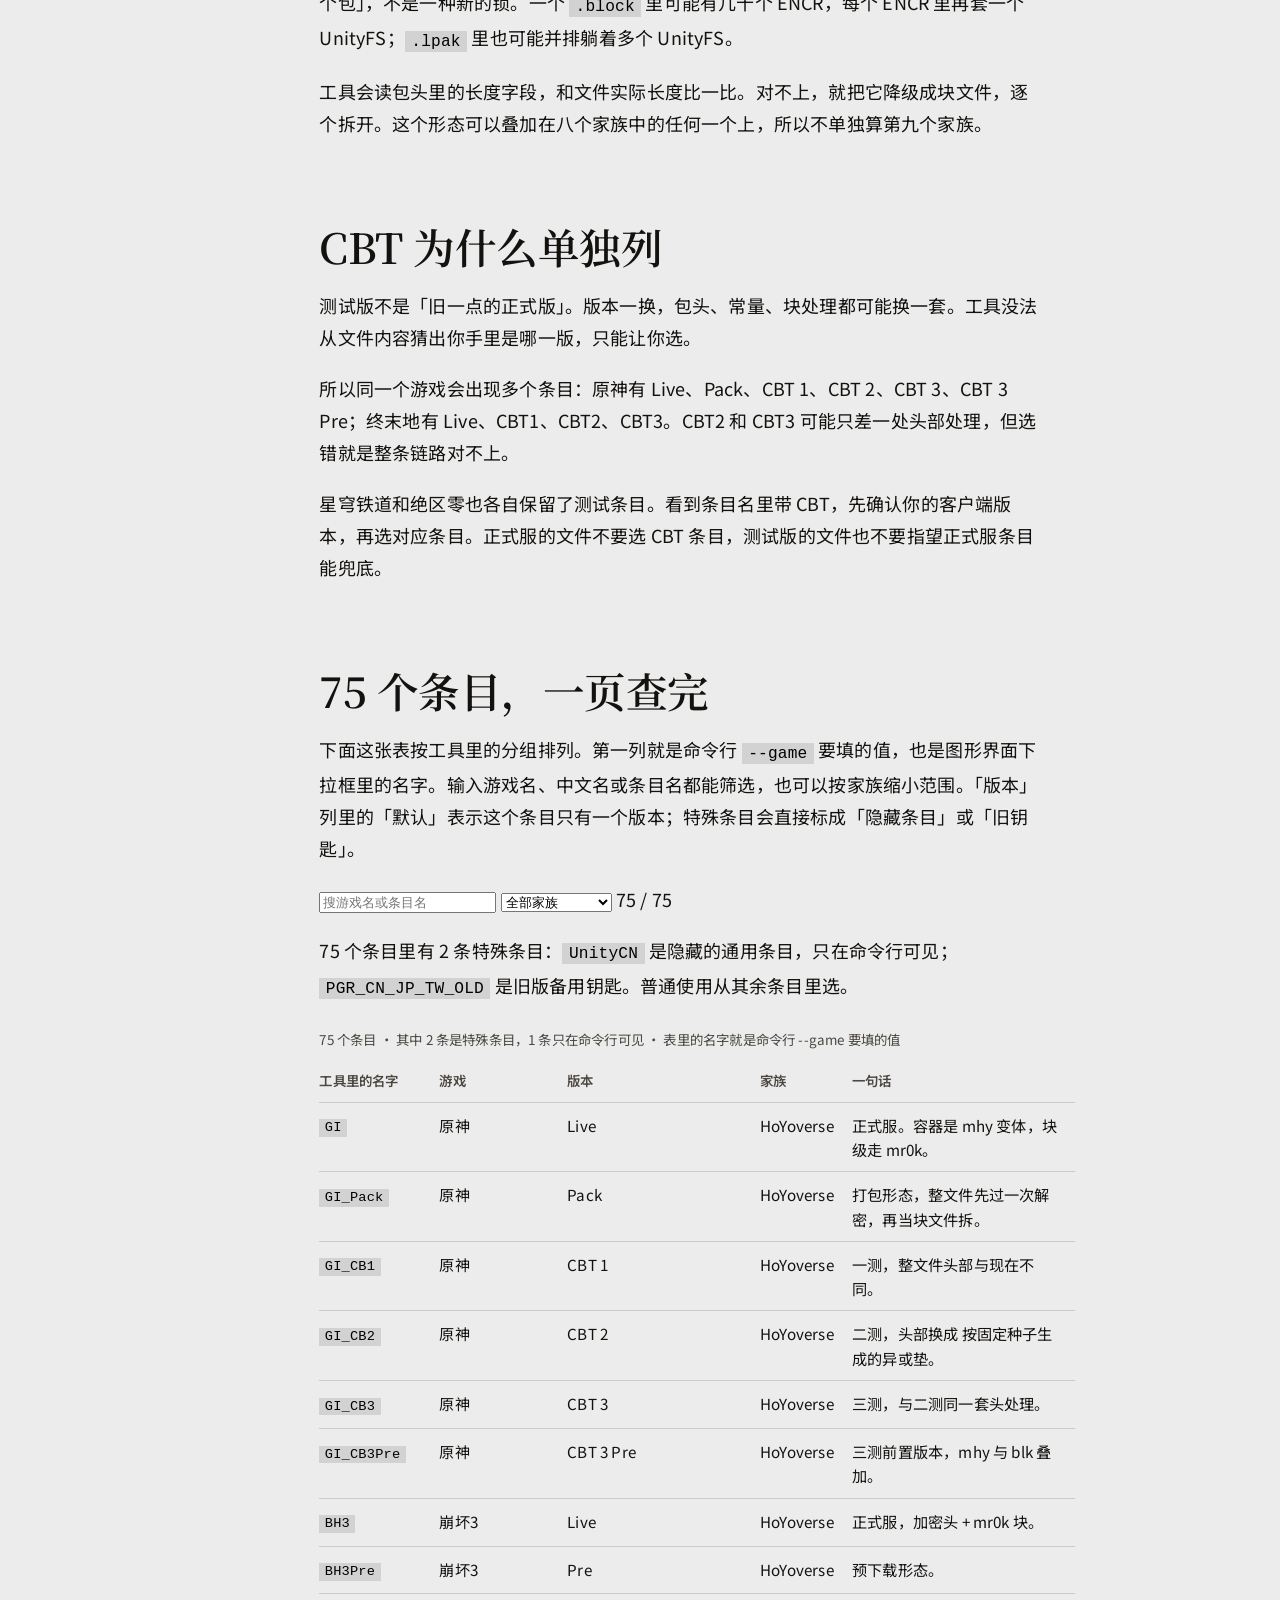
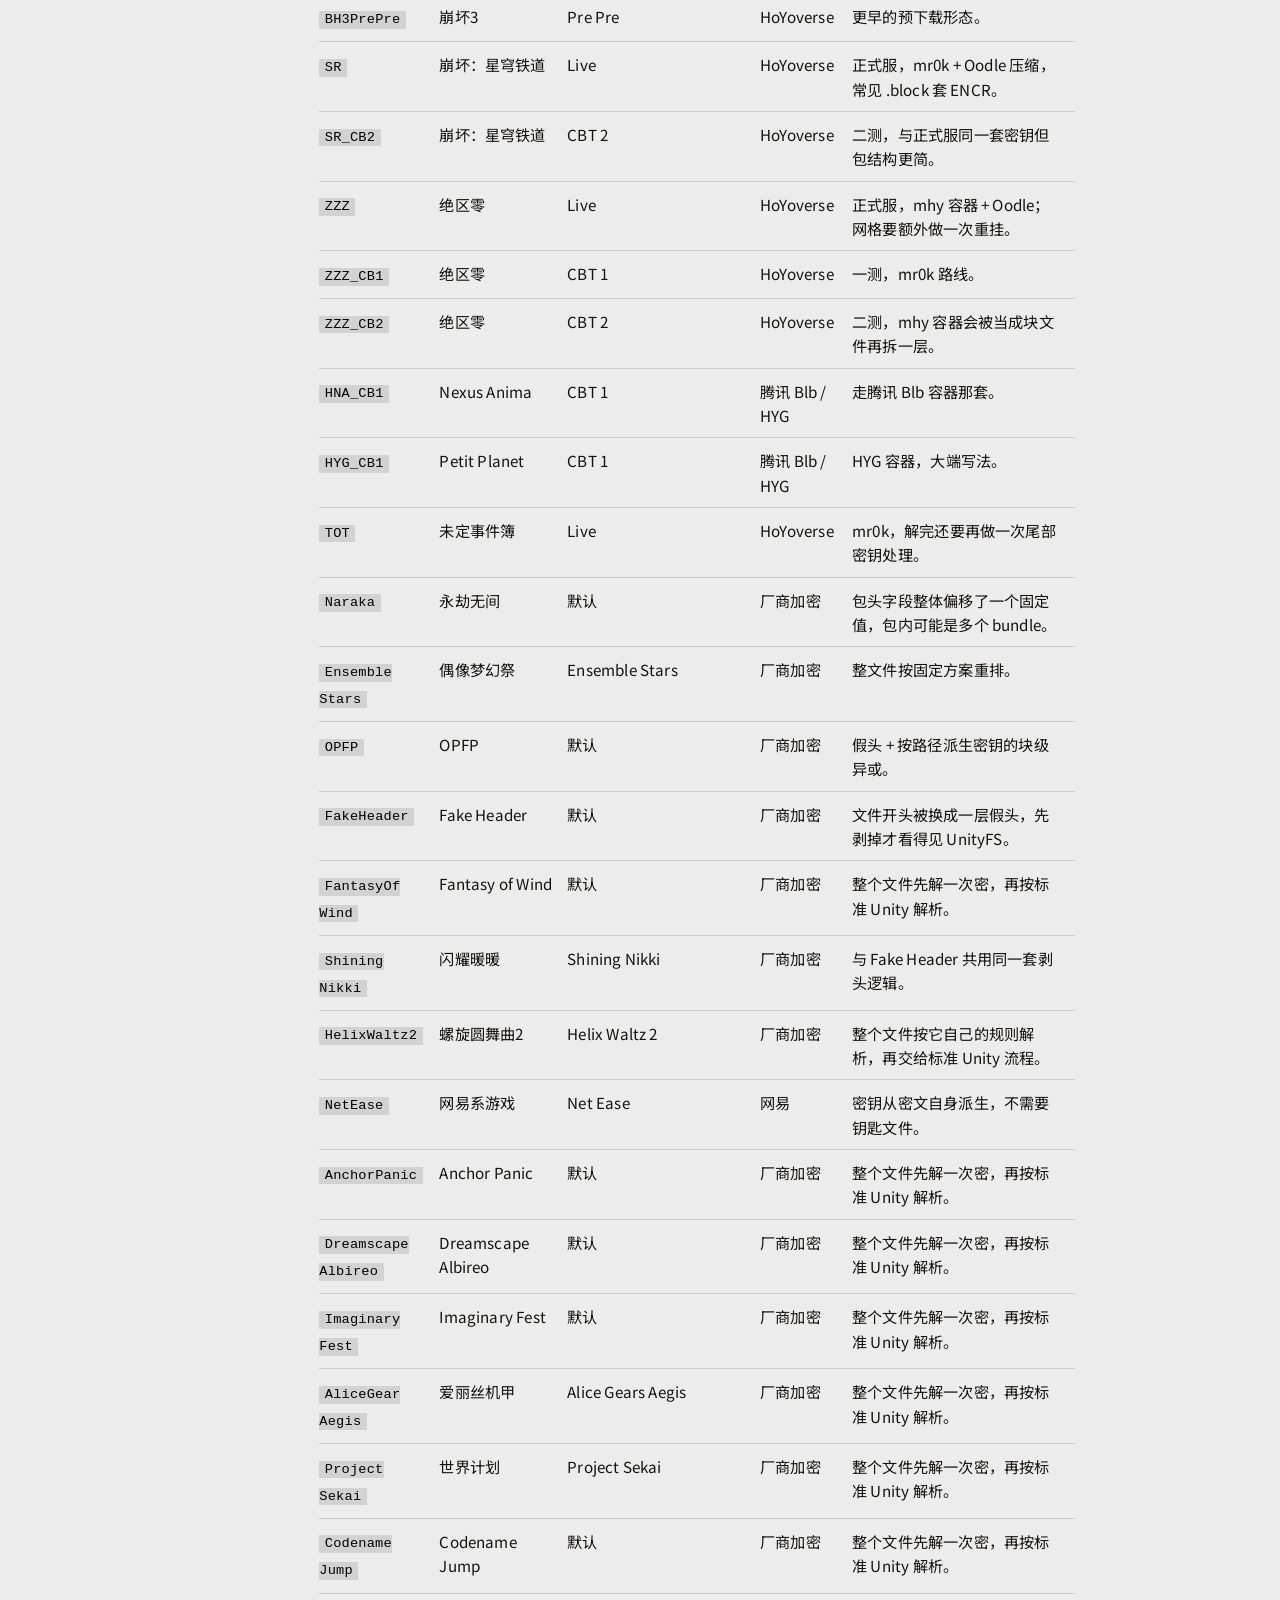
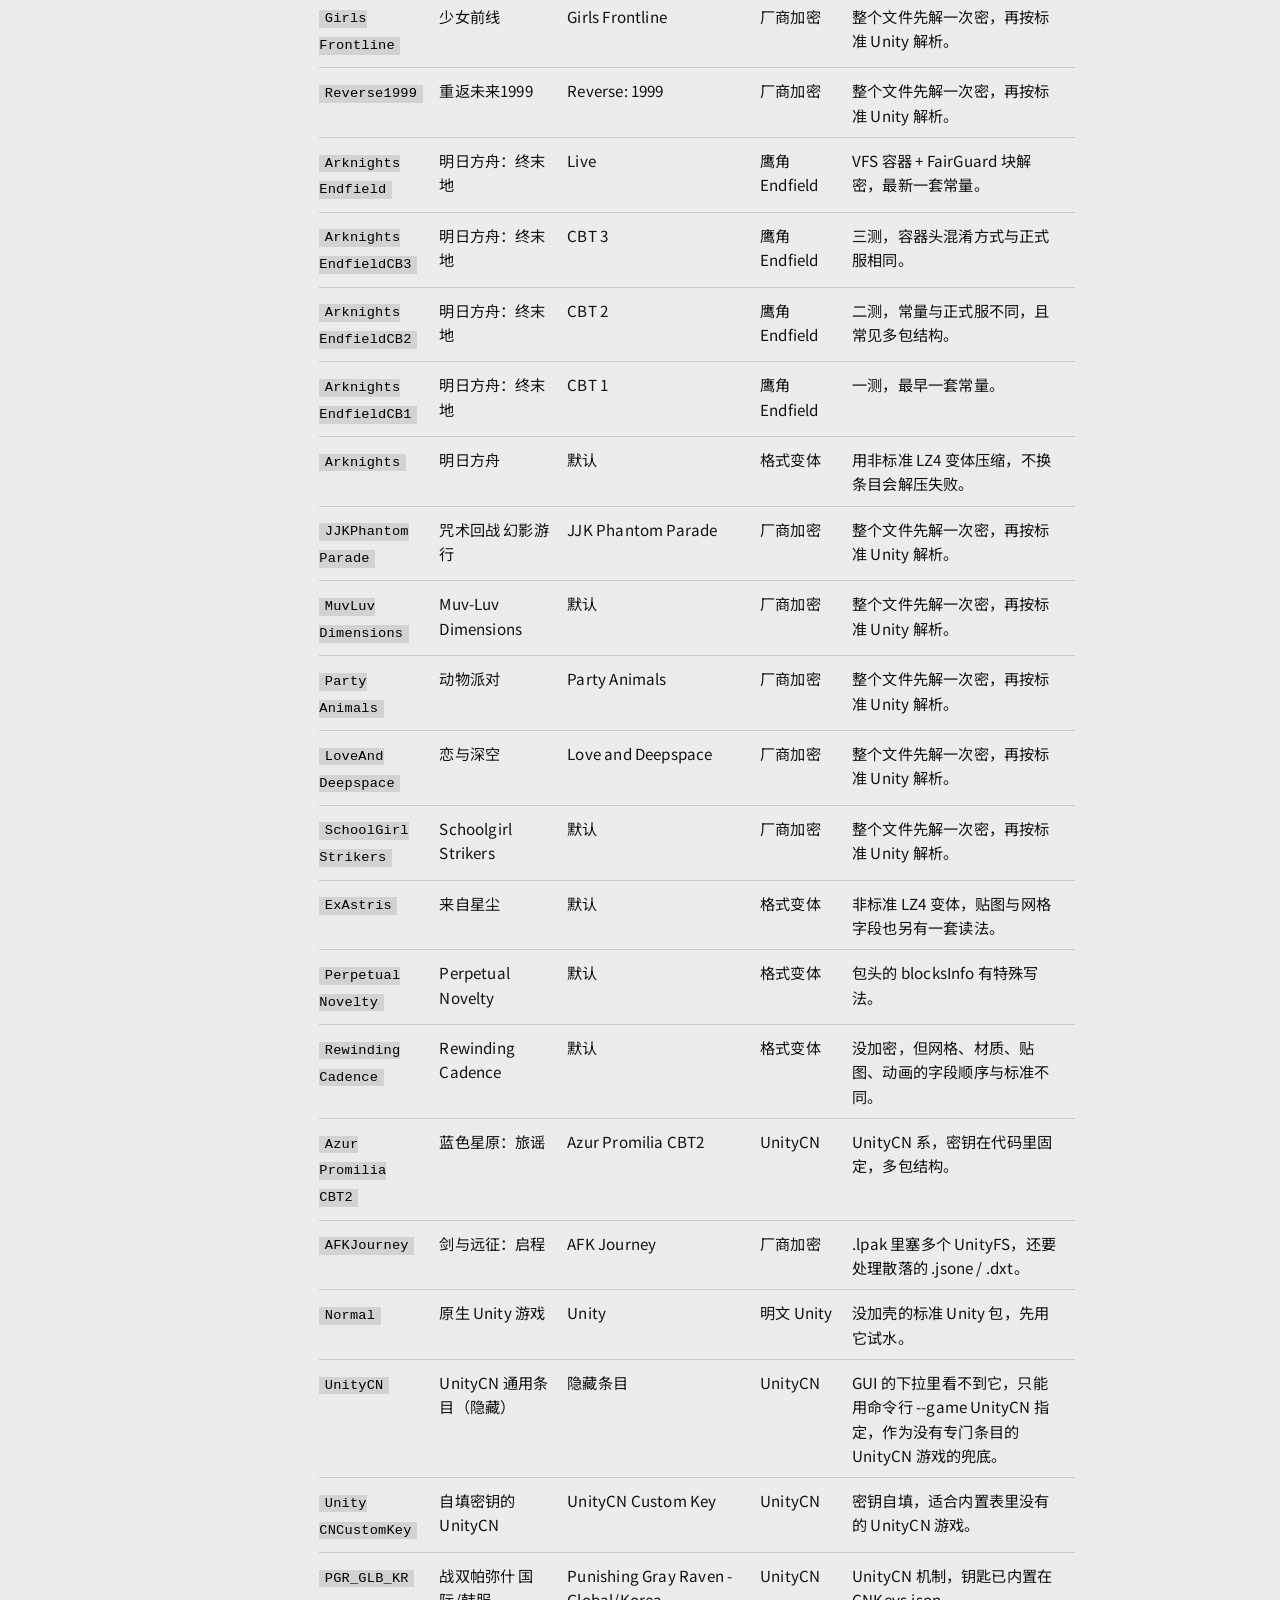
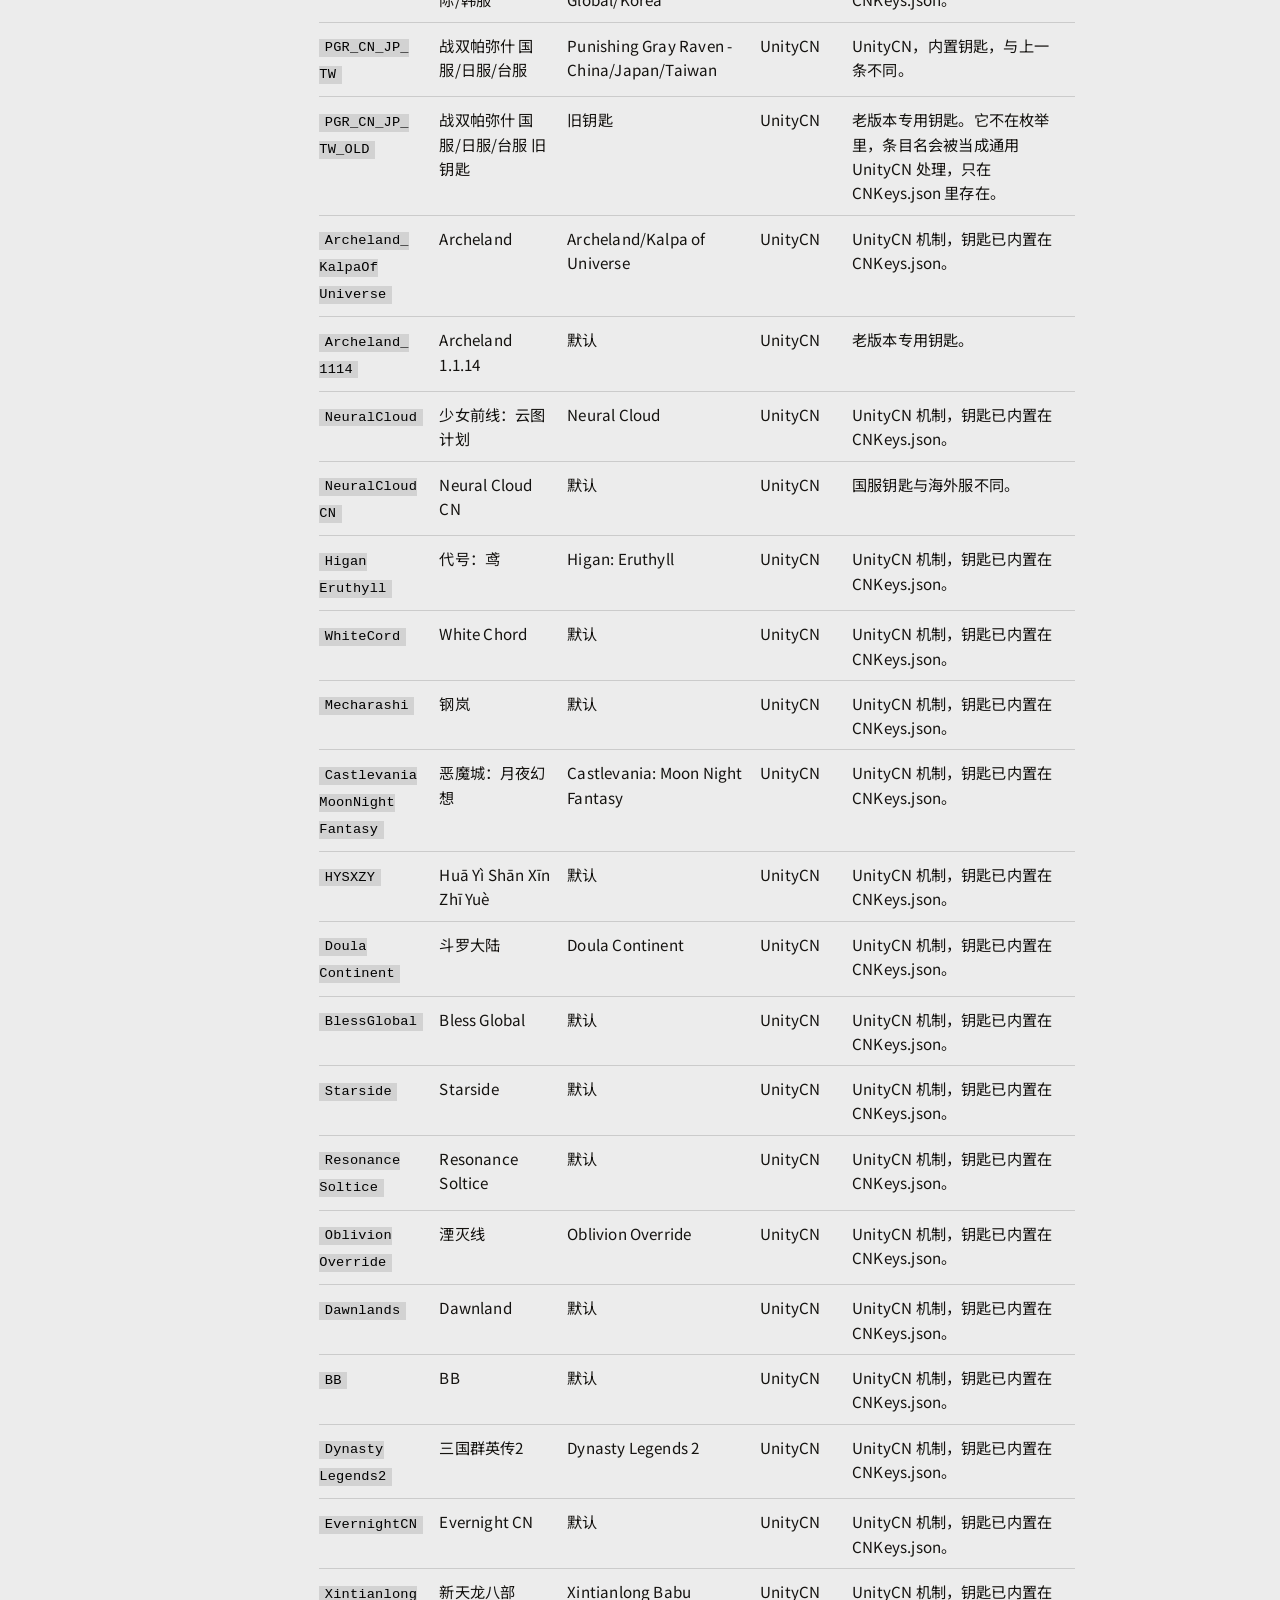
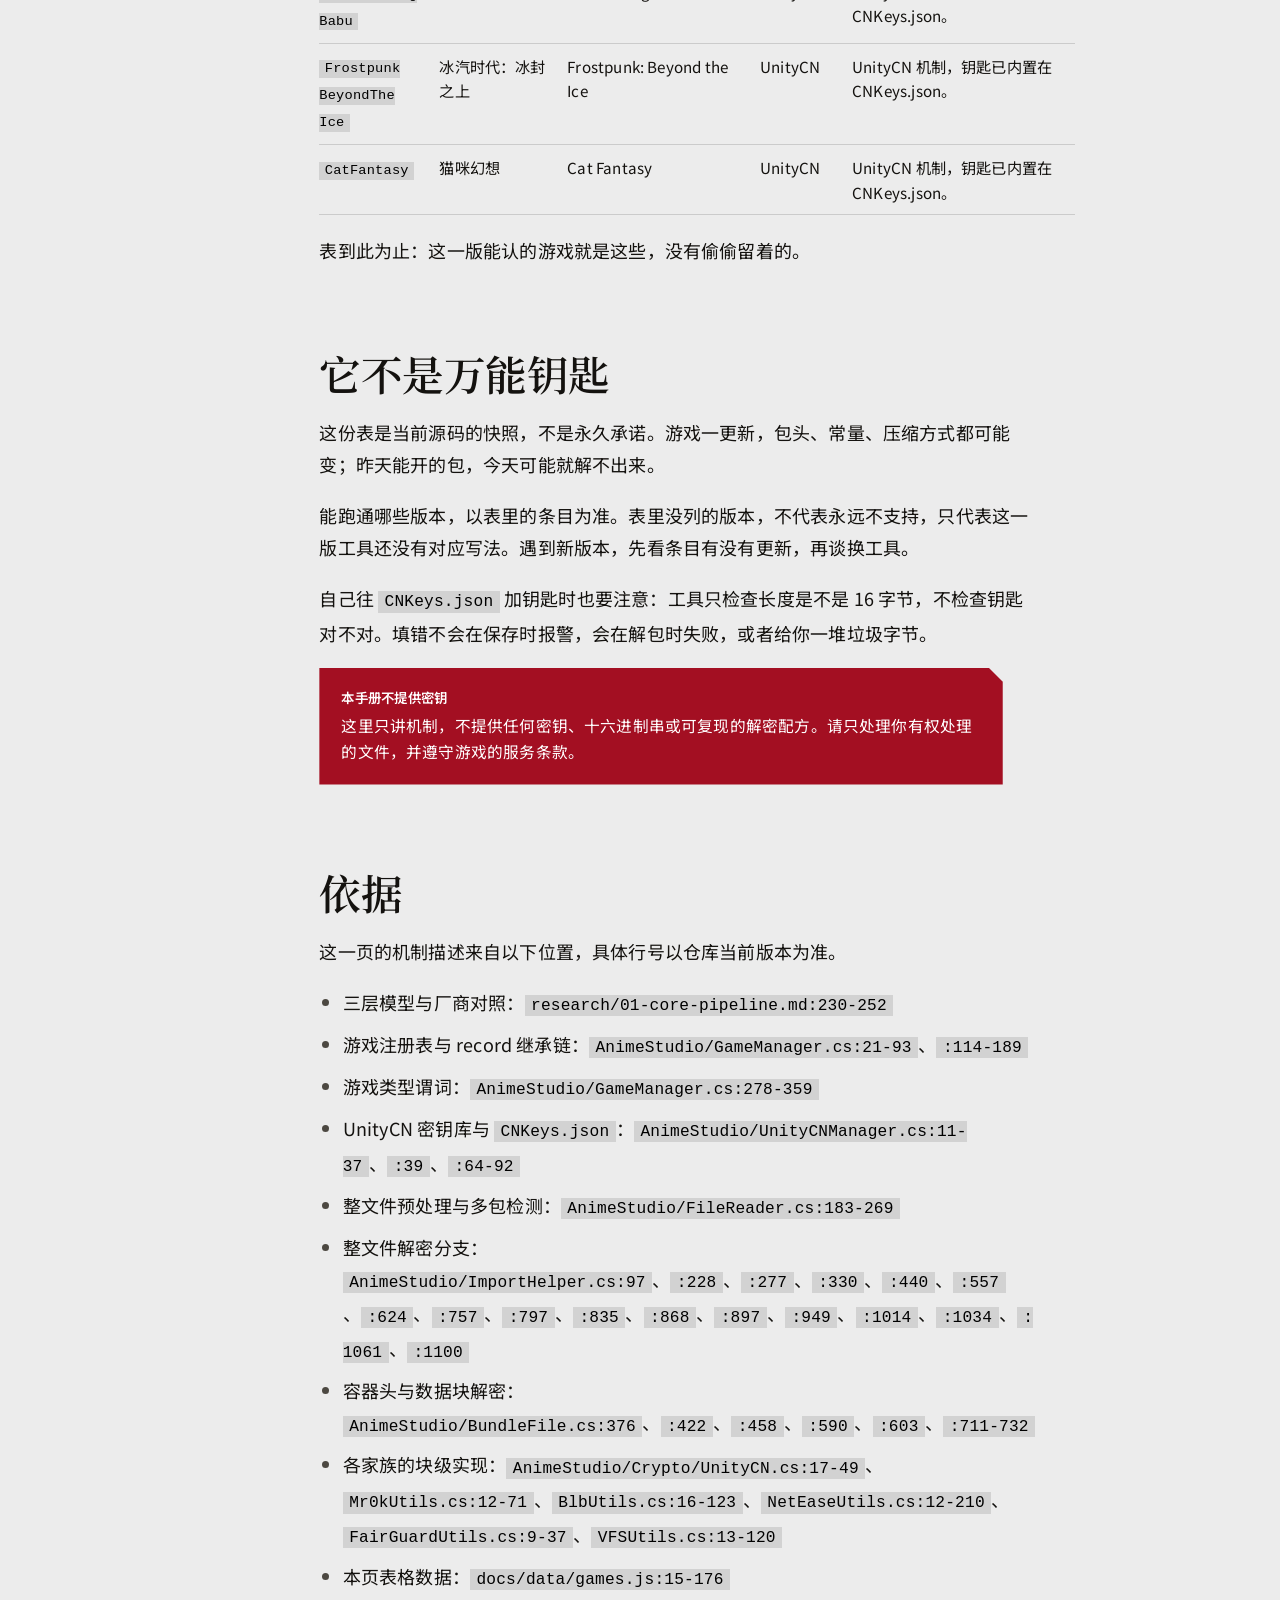
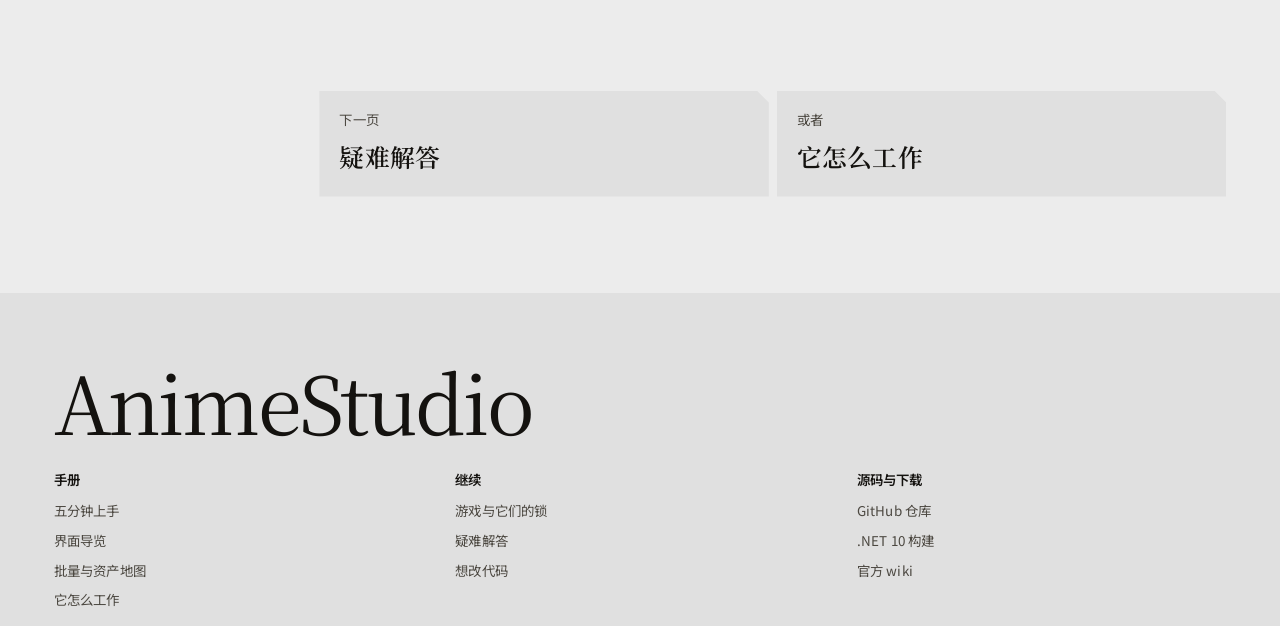
<file: docs/games.html>
<!doctype html>
<html lang="zh-CN">
<head>
<meta charset="utf-8">
<meta name="viewport" content="width=device-width, initial-scale=1">
<title>游戏与它们的锁 · AnimeStudio 说明书</title>
<meta name="description" content="为什么打开资源包前必须先选对游戏：三层锁、八个加密家族，以及 75 个游戏条目的完整对照表。">
<link rel="preconnect" href="https://fonts.googleapis.com">
<link rel="preconnect" href="https://fonts.gstatic.com" crossorigin>
<link href="https://fonts.googleapis.com/css2?family=Noto+Sans+SC:wght@400;500;600&family=Noto+Serif+SC:wght@600&display=swap" rel="stylesheet">
<link rel="stylesheet" href="assets/site.css">
</head>
<body data-theme="paper" data-page="games">
<a class="skip" href="#main">跳到正文</a>

<header class="topbar">
  <a class="mark" href="index.html">
    <span class="mark-plate">AS</span>
    <span>AnimeStudio<span class="mark-sub"> 说明书</span></span>
  </a>
  <button class="navtoggle" data-navtoggle aria-expanded="false">目录</button>
  <nav class="topnav" data-topnav aria-label="主导航">
    <a href="start.html">上手</a>
    <a href="gui.html">界面</a>
    <a href="pipeline.html">原理</a>
    <a href="games.html" aria-current="page">游戏</a>
    <a href="faq.html">排错</a>
    <a class="btn" href="https://nightly.link/Escartem/AnimeStudio/workflows/build/master/AnimeStudio-net10.zip">下载 .NET 10 版</a>
  </nav>
</header>

<div class="wrap shell">
  <aside class="sidenav" aria-label="手册目录">
    <div class="sidenav-group">
      <p class="sidenav-title">开始</p>
      <a href="index.html">封面</a>
      <a href="start.html">五分钟上手</a>
    </div>
    <div class="sidenav-group">
      <p class="sidenav-title">用</p>
      <a href="gui.html">界面导览</a>
      <a href="batch.html">批量与资产地图</a>
    </div>
    <div class="sidenav-group">
      <p class="sidenav-title">懂</p>
      <a href="pipeline.html">它怎么工作</a>
      <a href="games.html" aria-current="page">游戏与它们的锁</a>
    </div>
    <div class="sidenav-group">
      <p class="sidenav-title">其它</p>
      <a href="faq.html">疑难解答</a>
      <a href="dev.html">想改代码</a>
    </div>
  </aside>

  <main class="main" id="main">
    <header class="pagehead">
      <h1>游戏与它们的锁</h1>
      <p class="lead">同一个包，选错游戏不会只是打不开，更常见的是解出一堆垃圾字节。这一页讲清锁在哪、钥匙从哪来，以及该选哪个条目。</p>
      <div class="pagehead-extra">
        <a class="btn" href="#table">直接查 75 个条目</a>
        <a class="btn btn-quiet" href="start.html">先看五分钟上手</a>
      </div>
    </header>

    <div class="prose">
      <div class="toc">
        <p>本页内容</p>
        <a href="#why">先选游戏，再谈打开</a>
        <a href="#layers">三层锁：箱子、箱盖、箱内</a>
        <a href="#families">八个家族，八种钥匙</a>
        <a href="#cbt">CBT 为什么单独列</a>
        <a href="#table">75 个条目，一页查完</a>
        <a href="#limits">它不是万能钥匙</a>
        <a href="#sources">依据</a>
      </div>

      <h2 id="why">先选游戏，再谈打开</h2>
      <p>工具打开资源包之前，先要知道这是谁的锁。<code>--game</code> 不是备注，而是分岔路口：它决定工具走哪一套开锁流程。图形界面里的下拉框，填的是同一个值。</p>
      <p>资源包的文件名靠不住。不同游戏都可能把包叫成 <code>resources.bundle</code>，但里面的头、块表、数据块写法各不相同。你拿 A 游戏的钥匙去开 B 游戏的锁，常见结果不是一句「打不开」，而是：有些层根本不校验钥匙，错了也继续解，最后给你一堆看起来像数据的垃圾字节——花屏贴图、畸形模型、读到一半报错。</p>
      <p>这就是「同一把锁换一把钥匙」的意思：插不进去，或者勉强转动，打开却是别人的箱子。钥匙不对，锁不会替你纠正，只会把箱子里的东西换一种方式弄坏。先选对游戏，后面每一层才有意义。</p>
      <div class="callout callout-warn">
        <h3>选错时，工具通常不会主动告诉你</h3>
        <p>它只会安静地解出错误结果。看到贴图颜色错乱、模型顶点飞散、文本全是乱码，先回头检查游戏条目，而不是怀疑导出设置。</p>
      </div>

      <h2 id="layers">三层锁：箱子、箱盖、箱内</h2>
      <p>把资源包想成一个快递箱。AnimeStudio 要在三个位置开锁，三层可以单独出现，也可以叠在一起。</p>
      <div class="table-wrap">
        <table>
          <caption>三层锁各自管什么，以及你在真实游戏里会碰到什么</caption>
          <thead>
            <tr><th scope="col">层</th><th scope="col">这一层在做什么</th><th scope="col">真实例子</th></tr>
          </thead>
          <tbody>
            <tr>
              <td>整文件级</td>
              <td>箱子外面又包了一层假箱子，或者整箱被重新排过。工具先剥掉这层，换出一个新的文件阅读器。</td>
              <td>偶像梦幻祭的整文件重排、闪耀暖暖的假头、Naraka 的包头偏移</td>
            </tr>
            <tr>
              <td>容器头级</td>
              <td>箱盖上的运单和清单被改过：版本、长度、块表字段要按游戏规则读回来。</td>
              <td>UnityCN 的密钥区块、HoYoverse 的 mhy 容器、腾讯 Blb / HYG、终末地 VFS</td>
            </tr>
            <tr>
              <td>数据块级</td>
              <td>箱子里的每件货各自上锁，或者换了包装；解压前后还可能再做一次 XOR、AES 或 RC4。</td>
              <td>HoYoverse 的 mr0k、网易从密文派生钥匙、UnityCN 的半字节替换</td>
            </tr>
          </tbody>
        </table>
      </div>
      <p>三层不是三选一。星穹铁道的 <code>.block</code> 里套着 ENCR，ENCR 里再套 UnityFS，块本身还走 mr0k 和 Oodle。只开对一层，后面仍然读不出来。</p>
      <div class="callout">
        <h3>先认层，再认家族</h3>
        <p>层回答「锁在箱子的哪个位置」，家族回答「这把锁是谁做的、钥匙从哪来」。两个问题分开看，表就不会乱。</p>
      </div>

      <h2 id="families">八个家族，八种钥匙</h2>
      <p>工具把写法相近的游戏归成八个家族。家族不是按厂商名气分的，而是按「钥匙从哪来、在哪一层开锁」分的。</p>
      <div class="table-wrap">
        <table>
          <caption>八个加密家族：钥匙来源与工具里的选项</caption>
          <thead>
            <tr><th scope="col">家族</th><th scope="col">典型游戏</th><th scope="col">钥匙从哪来</th><th scope="col">你在工具里选什么</th></tr>
          </thead>
          <tbody>
            <tr>
              <td>明文 Unity</td>
              <td>原生 Unity 游戏</td>
              <td>不需要</td>
              <td>选 <code>Unity</code></td>
            </tr>
            <tr>
              <td>UnityCN</td>
              <td>战双帕弥什、少女前线：云图计划、蓝色星原：旅谣、猫咪幻想等约 24 款</td>
              <td><code>CNKeys.json</code> 里的一行，放在 exe 同目录；内置 24 条，也可以自己加一行</td>
              <td>选 <code>Unity CN</code> 下的条目；没收录就选 <code>UnityCN Custom Key</code> 自填</td>
            </tr>
            <tr>
              <td>HoYoverse 系</td>
              <td>原神、崩坏3、崩坏：星穹铁道、绝区零、未定事件簿</td>
              <td>内置常量，跟着条目走</td>
              <td>先选游戏，再选版本（Live / Pack / CBT）</td>
            </tr>
            <tr>
              <td>腾讯 Blb / HYG</td>
              <td>Nexus Anima、Petit Planet 等使用 Blb / HYG 容器的条目</td>
              <td>内置常量</td>
              <td>选对应条目</td>
            </tr>
            <tr>
              <td>鹰角 Endfield</td>
              <td>明日方舟：终末地（Live / CBT1 / CBT2 / CBT3）</td>
              <td>内置常量，CB1 / CB2 各一套</td>
              <td>选 <code>Arknights Endfield</code> 或对应 CBT 条目</td>
            </tr>
            <tr>
              <td>网易</td>
              <td>网易系游戏（<code>Net Ease</code> 条目）</td>
              <td>不需要外部钥匙，从文件自身前 32 字节派生</td>
              <td>选 <code>Net Ease</code></td>
            </tr>
            <tr>
              <td>厂商自有整文件加密</td>
              <td>偶像梦幻祭、闪耀暖暖、重返未来1999、少女前线、世界计划、恋与深空、动物派对等十余家</td>
              <td>内置常量，或从文件自身读取</td>
              <td>选对应条目</td>
            </tr>
            <tr>
              <td>格式变体</td>
              <td>来自星尘、明日方舟、Rewinding Cadence</td>
              <td>不需要钥匙，但结构不同</td>
              <td>选对应条目，否则会读出错位的数据</td>
            </tr>
          </tbody>
        </table>
      </div>
      <p>每个家族的手法也不一样：UnityCN 是包头 AES 白化加块级半字节替换；HoYoverse 分 mhy、mr0k、blk 三种变体；腾讯系用定制 AES、变体 RC4 和 16 字节重排；终末地是 VFS 加 FairGuard；网易从密文自身派生钥匙。</p>
      <p>表格里最需要留意的是 UnityCN 和 HoYoverse。前者可以自己往 <code>CNKeys.json</code> 加钥匙，后者同一个游戏的不同测试阶段要选不同条目。</p>

      <h3>单包多 bundle 不是第九个家族</h3>
      <p>你还会看到 <code>.block</code>、<code>ENCR</code>、<code>.lpak</code>、VFS 这些词。它们大多在说「一个文件里塞了几个包」，不是一种新的锁。一个 <code>.block</code> 里可能有几十个 ENCR，每个 ENCR 里再套一个 UnityFS；<code>.lpak</code> 里也可能并排躺着多个 UnityFS。</p>
      <p>工具会读包头里的长度字段，和文件实际长度比一比。对不上，就把它降级成块文件，逐个拆开。这个形态可以叠加在八个家族中的任何一个上，所以不单独算第九个家族。</p>

      <h2 id="cbt">CBT 为什么单独列</h2>
      <p>测试版不是「旧一点的正式版」。版本一换，包头、常量、块处理都可能换一套。工具没法从文件内容猜出你手里是哪一版，只能让你选。</p>
      <p>所以同一个游戏会出现多个条目：原神有 Live、Pack、CBT 1、CBT 2、CBT 3、CBT 3 Pre；终末地有 Live、CBT1、CBT2、CBT3。CBT2 和 CBT3 可能只差一处头部处理，但选错就是整条链路对不上。</p>
      <p>星穹铁道和绝区零也各自保留了测试条目。看到条目名里带 CBT，先确认你的客户端版本，再选对应条目。正式服的文件不要选 CBT 条目，测试版的文件也不要指望正式服条目能兜底。</p>

      <h2 id="table">75 个条目，一页查完</h2>
      <p>下面这张表按工具里的分组排列。第一列就是命令行 <code>--game</code> 要填的值，也是图形界面下拉框里的名字。输入游戏名、中文名或条目名都能筛选，也可以按家族缩小范围。「版本」列里的「默认」表示这个条目只有一个版本；特殊条目会直接标成「隐藏条目」或「旧钥匙」。</p>
      <p><input data-games-search type="search" placeholder="搜游戏名或条目名" aria-label="搜游戏名或条目名"> <select data-games-family aria-label="按家族筛选"><option value="">全部家族</option><option value="plain">明文 Unity</option><option value="unitycn">UnityCN</option><option value="hoyo">HoYoverse 系</option><option value="tencent">腾讯 Blb / HYG</option><option value="endfield">鹰角 Endfield</option><option value="netease">网易</option><option value="vendor">厂商自有加密</option><option value="variant">格式变体</option></select> <span data-games-count></span></p>
      <p>75 个条目里有 2 条特殊条目：<code>UnityCN</code> 是隐藏的通用条目，只在命令行可见；<code>PGR_CN_JP_TW_OLD</code> 是旧版备用钥匙。普通使用从其余条目里选。</p>
      <div class="table-wrap">
        <table data-games-table>
          <caption>75 个条目 · 其中 2 条是特殊条目，1 条只在命令行可见 · 表里的名字就是命令行 --game 要填的值</caption>
          <thead>
            <tr><th scope="col">工具里的名字</th><th scope="col">游戏</th><th scope="col">版本</th><th scope="col">家族</th><th scope="col">一句话</th></tr>
          </thead>
          <tbody>
            <tr data-family="hoyo" data-search="gi live 原神 hoyoverse mihoyo 米哈游 genshin impact yuanshen">
              <td><code>GI</code></td>
              <td>原神</td>
              <td>Live</td>
              <td>HoYoverse</td>
              <td>正式服。容器是 mhy 变体，块级走 mr0k。</td>
            </tr>
            <tr data-family="hoyo" data-search="gi_pack pack 原神 hoyoverse mihoyo 米哈游 genshin impact yuanshen">
              <td><code>GI_<wbr>Pack</code></td>
              <td>原神</td>
              <td>Pack</td>
              <td>HoYoverse</td>
              <td>打包形态，整文件先过一次解密，再当块文件拆。</td>
            </tr>
            <tr data-family="hoyo" data-search="gi_cb1 cbt 1 原神 hoyoverse mihoyo 米哈游 genshin impact yuanshen">
              <td><code>GI_<wbr>CB1</code></td>
              <td>原神</td>
              <td>CBT 1</td>
              <td>HoYoverse</td>
              <td>一测，整文件头部与现在不同。</td>
            </tr>
            <tr data-family="hoyo" data-search="gi_cb2 cbt 2 原神 hoyoverse mihoyo 米哈游 genshin impact yuanshen">
              <td><code>GI_<wbr>CB2</code></td>
              <td>原神</td>
              <td>CBT 2</td>
              <td>HoYoverse</td>
              <td>二测，头部换成 按固定种子生成的异或垫。</td>
            </tr>
            <tr data-family="hoyo" data-search="gi_cb3 cbt 3 原神 hoyoverse mihoyo 米哈游 genshin impact yuanshen">
              <td><code>GI_<wbr>CB3</code></td>
              <td>原神</td>
              <td>CBT 3</td>
              <td>HoYoverse</td>
              <td>三测，与二测同一套头处理。</td>
            </tr>
            <tr data-family="hoyo" data-search="gi_cb3pre cbt 3 pre 原神 hoyoverse mihoyo 米哈游 genshin impact yuanshen">
              <td><code>GI_<wbr>CB3<wbr>Pre</code></td>
              <td>原神</td>
              <td>CBT 3 Pre</td>
              <td>HoYoverse</td>
              <td>三测前置版本，mhy 与 blk 叠加。</td>
            </tr>
            <tr data-family="hoyo" data-search="bh3 live 崩坏3 hoyoverse mihoyo 米哈游 honkai impact 3rd beng huai 3">
              <td><code>BH3</code></td>
              <td>崩坏3</td>
              <td>Live</td>
              <td>HoYoverse</td>
              <td>正式服，加密头 + mr0k 块。</td>
            </tr>
            <tr data-family="hoyo" data-search="bh3pre pre 崩坏3 hoyoverse mihoyo 米哈游 honkai impact 3rd beng huai 3">
              <td><code>BH3<wbr>Pre</code></td>
              <td>崩坏3</td>
              <td>Pre</td>
              <td>HoYoverse</td>
              <td>预下载形态。</td>
            </tr>
            <tr data-family="hoyo" data-search="bh3prepre pre 崩坏3 hoyoverse mihoyo 米哈游 honkai impact 3rd beng huai 3">
              <td><code>BH3<wbr>Pre<wbr>Pre</code></td>
              <td>崩坏3</td>
              <td>Pre Pre</td>
              <td>HoYoverse</td>
              <td>更早的预下载形态。</td>
            </tr>
            <tr data-family="hoyo" data-search="sr live 崩坏：星穹铁道 hoyoverse mihoyo 米哈游 honkai star rail xingqiong tiedao">
              <td><code>SR</code></td>
              <td>崩坏：星穹铁道</td>
              <td>Live</td>
              <td>HoYoverse</td>
              <td>正式服，mr0k + Oodle 压缩，常见 .block 套 ENCR。</td>
            </tr>
            <tr data-family="hoyo" data-search="sr_cb2 cbt 2 崩坏：星穹铁道 hoyoverse mihoyo 米哈游 honkai star rail xingqiong tiedao">
              <td><code>SR_<wbr>CB2</code></td>
              <td>崩坏：星穹铁道</td>
              <td>CBT 2</td>
              <td>HoYoverse</td>
              <td>二测，与正式服同一套密钥但包结构更简。</td>
            </tr>
            <tr data-family="hoyo" data-search="zzz live 绝区零 hoyoverse mihoyo 米哈游 zenless zone zero juequ ling">
              <td><code>ZZZ</code></td>
              <td>绝区零</td>
              <td>Live</td>
              <td>HoYoverse</td>
              <td>正式服，mhy 容器 + Oodle；网格要额外做一次重挂。</td>
            </tr>
            <tr data-family="hoyo" data-search="zzz_cb1 cbt 1 绝区零 hoyoverse mihoyo 米哈游 zenless zone zero juequ ling">
              <td><code>ZZZ_<wbr>CB1</code></td>
              <td>绝区零</td>
              <td>CBT 1</td>
              <td>HoYoverse</td>
              <td>一测，mr0k 路线。</td>
            </tr>
            <tr data-family="hoyo" data-search="zzz_cb2 cbt 2 绝区零 hoyoverse mihoyo 米哈游 zenless zone zero juequ ling">
              <td><code>ZZZ_<wbr>CB2</code></td>
              <td>绝区零</td>
              <td>CBT 2</td>
              <td>HoYoverse</td>
              <td>二测，mhy 容器会被当成块文件再拆一层。</td>
            </tr>
            <tr data-family="tencent" data-search="hna_cb1 cbt 1 nexus anima 腾讯 blb / hyg tencent">
              <td><code>HNA_<wbr>CB1</code></td>
              <td>Nexus Anima</td>
              <td>CBT 1</td>
              <td>腾讯 Blb / HYG</td>
              <td>走腾讯 Blb 容器那套。</td>
            </tr>
            <tr data-family="tencent" data-search="hyg_cb1 cbt 1 petit planet 腾讯 blb / hyg tencent">
              <td><code>HYG_<wbr>CB1</code></td>
              <td>Petit Planet</td>
              <td>CBT 1</td>
              <td>腾讯 Blb / HYG</td>
              <td>HYG 容器，大端写法。</td>
            </tr>
            <tr data-family="hoyo" data-search="tot live 未定事件簿 hoyoverse mihoyo 米哈游 tears of themis weiding shijianbu">
              <td><code>TOT</code></td>
              <td>未定事件簿</td>
              <td>Live</td>
              <td>HoYoverse</td>
              <td>mr0k，解完还要再做一次尾部密钥处理。</td>
            </tr>
            <tr data-family="vendor" data-search="naraka 永劫无间 厂商自有加密 vendor 厂商 整文件 bladepoint yongjie wujian">
              <td><code>Naraka</code></td>
              <td>永劫无间</td>
              <td>默认</td>
              <td>厂商加密</td>
              <td>包头字段整体偏移了一个固定值，包内可能是多个 bundle。</td>
            </tr>
            <tr data-family="vendor" data-search="ensemblestars ensemble stars 偶像梦幻祭 厂商自有加密 vendor 厂商 整文件 ouxiang menghuanji">
              <td><code>Ensemble<wbr>Stars</code></td>
              <td>偶像梦幻祭</td>
              <td>Ensemble Stars</td>
              <td>厂商加密</td>
              <td>整文件按固定方案重排。</td>
            </tr>
            <tr data-family="vendor" data-search="opfp 厂商自有加密 vendor 厂商 整文件">
              <td><code>OPFP</code></td>
              <td>OPFP</td>
              <td>默认</td>
              <td>厂商加密</td>
              <td>假头 + 按路径派生密钥的块级异或。</td>
            </tr>
            <tr data-family="vendor" data-search="fakeheader fake header 厂商自有加密 vendor 厂商 整文件">
              <td><code>Fake<wbr>Header</code></td>
              <td>Fake Header</td>
              <td>默认</td>
              <td>厂商加密</td>
              <td>文件开头被换成一层假头，先剥掉才看得见 UnityFS。</td>
            </tr>
            <tr data-family="vendor" data-search="fantasyofwind fantasy of wind 厂商自有加密 vendor 厂商 整文件">
              <td><code>Fantasy<wbr>Of<wbr>Wind</code></td>
              <td>Fantasy of Wind</td>
              <td>默认</td>
              <td>厂商加密</td>
              <td>整个文件先解一次密，再按标准 Unity 解析。</td>
            </tr>
            <tr data-family="vendor" data-search="shiningnikki shining nikki 闪耀暖暖 厂商自有加密 vendor 厂商 整文件 shanyao nuannuan">
              <td><code>Shining<wbr>Nikki</code></td>
              <td>闪耀暖暖</td>
              <td>Shining Nikki</td>
              <td>厂商加密</td>
              <td>与 Fake Header 共用同一套剥头逻辑。</td>
            </tr>
            <tr data-family="vendor" data-search="helixwaltz2 helix waltz 2 螺旋圆舞曲2 厂商自有加密 vendor 厂商 整文件 luoxuan yuanwuqu">
              <td><code>Helix<wbr>Waltz2</code></td>
              <td>螺旋圆舞曲2</td>
              <td>Helix Waltz 2</td>
              <td>厂商加密</td>
              <td>整个文件按它自己的规则解析，再交给标准 Unity 流程。</td>
            </tr>
            <tr data-family="netease" data-search="netease net ease 网易系游戏 网易 wangyi">
              <td><code>Net<wbr>Ease</code></td>
              <td>网易系游戏</td>
              <td>Net Ease</td>
              <td>网易</td>
              <td>密钥从密文自身派生，不需要钥匙文件。</td>
            </tr>
            <tr data-family="vendor" data-search="anchorpanic anchor panic 厂商自有加密 vendor 厂商 整文件">
              <td><code>Anchor<wbr>Panic</code></td>
              <td>Anchor Panic</td>
              <td>默认</td>
              <td>厂商加密</td>
              <td>整个文件先解一次密，再按标准 Unity 解析。</td>
            </tr>
            <tr data-family="vendor" data-search="dreamscapealbireo dreamscape albireo 厂商自有加密 vendor 厂商 整文件">
              <td><code>Dreamscape<wbr>Albireo</code></td>
              <td>Dreamscape Albireo</td>
              <td>默认</td>
              <td>厂商加密</td>
              <td>整个文件先解一次密，再按标准 Unity 解析。</td>
            </tr>
            <tr data-family="vendor" data-search="imaginaryfest imaginary fest 厂商自有加密 vendor 厂商 整文件">
              <td><code>Imaginary<wbr>Fest</code></td>
              <td>Imaginary Fest</td>
              <td>默认</td>
              <td>厂商加密</td>
              <td>整个文件先解一次密，再按标准 Unity 解析。</td>
            </tr>
            <tr data-family="vendor" data-search="alicegearaegis alice gears aegis 爱丽丝机甲 厂商自有加密 vendor 厂商 整文件 gear ailisi jijia">
              <td><code>Alice<wbr>Gear<wbr>Aegis</code></td>
              <td>爱丽丝机甲</td>
              <td>Alice Gears Aegis</td>
              <td>厂商加密</td>
              <td>整个文件先解一次密，再按标准 Unity 解析。</td>
            </tr>
            <tr data-family="vendor" data-search="projectsekai project sekai 世界计划 厂商自有加密 vendor 厂商 整文件 shijie jihua puroseka">
              <td><code>Project<wbr>Sekai</code></td>
              <td>世界计划</td>
              <td>Project Sekai</td>
              <td>厂商加密</td>
              <td>整个文件先解一次密，再按标准 Unity 解析。</td>
            </tr>
            <tr data-family="vendor" data-search="codenamejump codename jump 厂商自有加密 vendor 厂商 整文件">
              <td><code>Codename<wbr>Jump</code></td>
              <td>Codename Jump</td>
              <td>默认</td>
              <td>厂商加密</td>
              <td>整个文件先解一次密，再按标准 Unity 解析。</td>
            </tr>
            <tr data-family="vendor" data-search="girlsfrontline girls frontline 少女前线 厂商自有加密 vendor 厂商 整文件 shaonyu qianxian">
              <td><code>Girls<wbr>Frontline</code></td>
              <td>少女前线</td>
              <td>Girls Frontline</td>
              <td>厂商加密</td>
              <td>整个文件先解一次密，再按标准 Unity 解析。</td>
            </tr>
            <tr data-family="vendor" data-search="reverse1999 reverse: 1999 重返未来1999 厂商自有加密 vendor 厂商 整文件 reverse chongfan weilai">
              <td><code>Reverse1999</code></td>
              <td>重返未来1999</td>
              <td>Reverse: 1999</td>
              <td>厂商加密</td>
              <td>整个文件先解一次密，再按标准 Unity 解析。</td>
            </tr>
            <tr data-family="endfield" data-search="arknightsendfield arknights endfield 明日方舟：终末地 鹰角 fairguard vfs mingri fangzhou zhongmodi">
              <td><code>Arknights<wbr>Endfield</code></td>
              <td>明日方舟：终末地</td>
              <td>Live</td>
              <td>鹰角 Endfield</td>
              <td>VFS 容器 + FairGuard 块解密，最新一套常量。</td>
            </tr>
            <tr data-family="endfield" data-search="arknightsendfieldcb3 arknights endfield cbt3 明日方舟：终末地 鹰角 fairguard vfs mingri fangzhou zhongmodi">
              <td><code>Arknights<wbr>Endfield<wbr>CB3</code></td>
              <td>明日方舟：终末地</td>
              <td>CBT 3</td>
              <td>鹰角 Endfield</td>
              <td>三测，容器头混淆方式与正式服相同。</td>
            </tr>
            <tr data-family="endfield" data-search="arknightsendfieldcb2 arknights endfield cbt2 明日方舟：终末地 鹰角 fairguard vfs mingri fangzhou zhongmodi">
              <td><code>Arknights<wbr>Endfield<wbr>CB2</code></td>
              <td>明日方舟：终末地</td>
              <td>CBT 2</td>
              <td>鹰角 Endfield</td>
              <td>二测，常量与正式服不同，且常见多包结构。</td>
            </tr>
            <tr data-family="endfield" data-search="arknightsendfieldcb1 arknights endfield cbt1 明日方舟：终末地 鹰角 fairguard vfs mingri fangzhou zhongmodi">
              <td><code>Arknights<wbr>Endfield<wbr>CB1</code></td>
              <td>明日方舟：终末地</td>
              <td>CBT 1</td>
              <td>鹰角 Endfield</td>
              <td>一测，最早一套常量。</td>
            </tr>
            <tr data-family="variant" data-search="arknights 明日方舟 格式变体 variant 格式 变体 mingri fangzhou">
              <td><code>Arknights</code></td>
              <td>明日方舟</td>
              <td>默认</td>
              <td>格式变体</td>
              <td>用非标准 LZ4 变体压缩，不换条目会解压失败。</td>
            </tr>
            <tr data-family="vendor" data-search="jjkphantomparade jjk phantom parade 咒术回战 幻影游行 厂商自有加密 vendor 厂商 整文件">
              <td><code>JJKPhantom<wbr>Parade</code></td>
              <td>咒术回战 幻影游行</td>
              <td>JJK Phantom Parade</td>
              <td>厂商加密</td>
              <td>整个文件先解一次密，再按标准 Unity 解析。</td>
            </tr>
            <tr data-family="vendor" data-search="muvluvdimensions muv-luv dimensions 厂商自有加密 vendor 厂商 整文件">
              <td><code>Muv<wbr>Luv<wbr>Dimensions</code></td>
              <td>Muv-Luv Dimensions</td>
              <td>默认</td>
              <td>厂商加密</td>
              <td>整个文件先解一次密，再按标准 Unity 解析。</td>
            </tr>
            <tr data-family="vendor" data-search="partyanimals party animals 动物派对 厂商自有加密 vendor 厂商 整文件 dongwu paodui">
              <td><code>Party<wbr>Animals</code></td>
              <td>动物派对</td>
              <td>Party Animals</td>
              <td>厂商加密</td>
              <td>整个文件先解一次密，再按标准 Unity 解析。</td>
            </tr>
            <tr data-family="vendor" data-search="loveanddeepspace love and deepspace 恋与深空 厂商自有加密 vendor 厂商 整文件 lianyu shenkong">
              <td><code>Love<wbr>And<wbr>Deepspace</code></td>
              <td>恋与深空</td>
              <td>Love and Deepspace</td>
              <td>厂商加密</td>
              <td>整个文件先解一次密，再按标准 Unity 解析。</td>
            </tr>
            <tr data-family="vendor" data-search="schoolgirlstrikers schoolgirl strikers 厂商自有加密 vendor 厂商 整文件">
              <td><code>School<wbr>Girl<wbr>Strikers</code></td>
              <td>Schoolgirl Strikers</td>
              <td>默认</td>
              <td>厂商加密</td>
              <td>整个文件先解一次密，再按标准 Unity 解析。</td>
            </tr>
            <tr data-family="variant" data-search="exastris 来自星尘 格式变体 variant 格式 变体 ex astris laizi xingchen">
              <td><code>Ex<wbr>Astris</code></td>
              <td>来自星尘</td>
              <td>默认</td>
              <td>格式变体</td>
              <td>非标准 LZ4 变体，贴图与网格字段也另有一套读法。</td>
            </tr>
            <tr data-family="variant" data-search="perpetualnovelty perpetual novelty 格式变体 variant 格式 变体">
              <td><code>Perpetual<wbr>Novelty</code></td>
              <td>Perpetual Novelty</td>
              <td>默认</td>
              <td>格式变体</td>
              <td>包头的 blocksInfo 有特殊写法。</td>
            </tr>
            <tr data-family="variant" data-search="rewindingcadence rewinding cadence 格式变体 variant 格式 变体">
              <td><code>Rewinding<wbr>Cadence</code></td>
              <td>Rewinding Cadence</td>
              <td>默认</td>
              <td>格式变体</td>
              <td>没加密，但网格、材质、贴图、动画的字段顺序与标准不同。</td>
            </tr>
            <tr data-family="unitycn" data-search="azurpromiliacbt2 azur promilia cbt2 蓝色星原：旅谣 unitycn lanse xingyuan lvyao">
              <td><code>Azur<wbr>Promilia<wbr>CBT2</code></td>
              <td>蓝色星原：旅谣</td>
              <td>Azur Promilia CBT2</td>
              <td>UnityCN</td>
              <td>UnityCN 系，密钥在代码里固定，多包结构。</td>
            </tr>
            <tr data-family="vendor" data-search="afkjourney afk journey 剑与远征：启程 厂商自有加密 vendor 厂商 整文件 jian yu yuanzheng qicheng">
              <td><code>AFKJourney</code></td>
              <td>剑与远征：启程</td>
              <td>AFK Journey</td>
              <td>厂商加密</td>
              <td>.lpak 里塞多个 UnityFS，还要处理散落的 .jsone / .dxt。</td>
            </tr>
            <tr data-family="plain" data-search="normal unity 原生 游戏 明文 mingwen">
              <td><code>Normal</code></td>
              <td>原生 Unity 游戏</td>
              <td>Unity</td>
              <td>明文 Unity</td>
              <td>没加壳的标准 Unity 包，先用它试水。</td>
            </tr>
            <tr data-family="unitycn" data-search="unitycn unity cn 通用条目（隐藏）">
              <td><code>Unity<wbr>CN</code></td>
              <td>UnityCN 通用条目（隐藏）</td>
              <td>隐藏条目</td>
              <td>UnityCN</td>
              <td>GUI 的下拉里看不到它，只能用命令行 --game UnityCN 指定，作为没有专门条目的 UnityCN 游戏的兜底。</td>
            </tr>
            <tr data-family="unitycn" data-search="unitycncustomkey unitycn custom key 自填密钥的">
              <td><code>Unity<wbr>CNCustom<wbr>Key</code></td>
              <td>自填密钥的 UnityCN</td>
              <td>UnityCN Custom Key</td>
              <td>UnityCN</td>
              <td>密钥自填，适合内置表里没有的 UnityCN 游戏。</td>
            </tr>
            <tr data-family="unitycn" data-search="pgr_glb_kr punishing gray raven - global/korea 战双帕弥什 国际/韩服 unitycn zhanshuang pamishi">
              <td><code>PGR_<wbr>GLB_<wbr>KR</code></td>
              <td>战双帕弥什 国际/韩服</td>
              <td>Punishing Gray Raven - Global/Korea</td>
              <td>UnityCN</td>
              <td>UnityCN 机制，钥匙已内置在 CNKeys.json。</td>
            </tr>
            <tr data-family="unitycn" data-search="pgr_cn_jp_tw punishing gray raven - china/japan/taiwan 战双帕弥什 国服/日服/台服 unitycn zhanshuang pamishi">
              <td><code>PGR_<wbr>CN_<wbr>JP_<wbr>TW</code></td>
              <td>战双帕弥什 国服/日服/台服</td>
              <td>Punishing Gray Raven - China/Japan/Taiwan</td>
              <td>UnityCN</td>
              <td>UnityCN，内置钥匙，与上一条不同。</td>
            </tr>
            <tr data-family="unitycn" data-search="pgr_cn_jp_tw_old punishing gray raven - china/japan/taiwan old key 战双帕弥什 国服/日服/台服 旧钥匙 unitycn zhanshuang pamishi">
              <td><code>PGR_<wbr>CN_<wbr>JP_<wbr>TW_<wbr>OLD</code></td>
              <td>战双帕弥什 国服/日服/台服 旧钥匙</td>
              <td>旧钥匙</td>
              <td>UnityCN</td>
              <td>老版本专用钥匙。它不在枚举里，条目名会被当成通用 UnityCN 处理，只在 CNKeys.json 里存在。</td>
            </tr>
            <tr data-family="unitycn" data-search="archeland_kalpaofuniverse archeland/kalpa of universe archeland unitycn">
              <td><code>Archeland_<wbr>Kalpa<wbr>Of<wbr>Universe</code></td>
              <td>Archeland</td>
              <td>Archeland/Kalpa of Universe</td>
              <td>UnityCN</td>
              <td>UnityCN 机制，钥匙已内置在 CNKeys.json。</td>
            </tr>
            <tr data-family="unitycn" data-search="archeland_1114 archeland 1.1.14 unitycn">
              <td><code>Archeland_<wbr>1114</code></td>
              <td>Archeland 1.1.14</td>
              <td>默认</td>
              <td>UnityCN</td>
              <td>老版本专用钥匙。</td>
            </tr>
            <tr data-family="unitycn" data-search="neuralcloud neural cloud 少女前线：云图计划 unitycn shaonyu qianxian yuntu jihua">
              <td><code>Neural<wbr>Cloud</code></td>
              <td>少女前线：云图计划</td>
              <td>Neural Cloud</td>
              <td>UnityCN</td>
              <td>UnityCN 机制，钥匙已内置在 CNKeys.json。</td>
            </tr>
            <tr data-family="unitycn" data-search="neuralcloudcn neural cloud cn unitycn shaonyu qianxian yuntu jihua">
              <td><code>Neural<wbr>Cloud<wbr>CN</code></td>
              <td>Neural Cloud CN</td>
              <td>默认</td>
              <td>UnityCN</td>
              <td>国服钥匙与海外服不同。</td>
            </tr>
            <tr data-family="unitycn" data-search="higaneruthyll higan: eruthyll 代号：鸢 unitycn higan daihao yuan">
              <td><code>Higan<wbr>Eruthyll</code></td>
              <td>代号：鸢</td>
              <td>Higan: Eruthyll</td>
              <td>UnityCN</td>
              <td>UnityCN 机制，钥匙已内置在 CNKeys.json。</td>
            </tr>
            <tr data-family="unitycn" data-search="whitecord white chord unitycn">
              <td><code>White<wbr>Cord</code></td>
              <td>White Chord</td>
              <td>默认</td>
              <td>UnityCN</td>
              <td>UnityCN 机制，钥匙已内置在 CNKeys.json。</td>
            </tr>
            <tr data-family="unitycn" data-search="mecharashi 钢岚 unitycn ganglan">
              <td><code>Mecharashi</code></td>
              <td>钢岚</td>
              <td>默认</td>
              <td>UnityCN</td>
              <td>UnityCN 机制，钥匙已内置在 CNKeys.json。</td>
            </tr>
            <tr data-family="unitycn" data-search="castlevaniamoonnightfantasy castlevania: moon night fantasy 恶魔城：月夜幻想 unitycn castlevania emo cheng">
              <td><code>Castlevania<wbr>Moon<wbr>Night<wbr>Fantasy</code></td>
              <td>恶魔城：月夜幻想</td>
              <td>Castlevania: Moon Night Fantasy</td>
              <td>UnityCN</td>
              <td>UnityCN 机制，钥匙已内置在 CNKeys.json。</td>
            </tr>
            <tr data-family="unitycn" data-search="hysxzy huā yì shān xīn zhī yuè unitycn hua yi shan xin zhi yue">
              <td><code>HYSXZY</code></td>
              <td>Huā Yì Shān Xīn Zhī Yuè</td>
              <td>默认</td>
              <td>UnityCN</td>
              <td>UnityCN 机制，钥匙已内置在 CNKeys.json。</td>
            </tr>
            <tr data-family="unitycn" data-search="doulacontinent doula continent 斗罗大陆 unitycn dalu">
              <td><code>Doula<wbr>Continent</code></td>
              <td>斗罗大陆</td>
              <td>Doula Continent</td>
              <td>UnityCN</td>
              <td>UnityCN 机制，钥匙已内置在 CNKeys.json。</td>
            </tr>
            <tr data-family="unitycn" data-search="blessglobal bless global unitycn">
              <td><code>Bless<wbr>Global</code></td>
              <td>Bless Global</td>
              <td>默认</td>
              <td>UnityCN</td>
              <td>UnityCN 机制，钥匙已内置在 CNKeys.json。</td>
            </tr>
            <tr data-family="unitycn" data-search="starside unitycn">
              <td><code>Starside</code></td>
              <td>Starside</td>
              <td>默认</td>
              <td>UnityCN</td>
              <td>UnityCN 机制，钥匙已内置在 CNKeys.json。</td>
            </tr>
            <tr data-family="unitycn" data-search="resonancesoltice resonance soltice unitycn">
              <td><code>Resonance<wbr>Soltice</code></td>
              <td>Resonance Soltice</td>
              <td>默认</td>
              <td>UnityCN</td>
              <td>UnityCN 机制，钥匙已内置在 CNKeys.json。</td>
            </tr>
            <tr data-family="unitycn" data-search="oblivionoverride oblivion override 湮灭线 unitycn yanmie xian">
              <td><code>Oblivion<wbr>Override</code></td>
              <td>湮灭线</td>
              <td>Oblivion Override</td>
              <td>UnityCN</td>
              <td>UnityCN 机制，钥匙已内置在 CNKeys.json。</td>
            </tr>
            <tr data-family="unitycn" data-search="dawnlands dawnland unitycn">
              <td><code>Dawnlands</code></td>
              <td>Dawnland</td>
              <td>默认</td>
              <td>UnityCN</td>
              <td>UnityCN 机制，钥匙已内置在 CNKeys.json。</td>
            </tr>
            <tr data-family="unitycn" data-search="bb unitycn">
              <td><code>BB</code></td>
              <td>BB</td>
              <td>默认</td>
              <td>UnityCN</td>
              <td>UnityCN 机制，钥匙已内置在 CNKeys.json。</td>
            </tr>
            <tr data-family="unitycn" data-search="dynastylegends2 dynasty legends 2 三国群英传2 unitycn sanguo qunying zhuan">
              <td><code>Dynasty<wbr>Legends2</code></td>
              <td>三国群英传2</td>
              <td>Dynasty Legends 2</td>
              <td>UnityCN</td>
              <td>UnityCN 机制，钥匙已内置在 CNKeys.json。</td>
            </tr>
            <tr data-family="unitycn" data-search="evernightcn evernight cn unitycn">
              <td><code>Evernight<wbr>CN</code></td>
              <td>Evernight CN</td>
              <td>默认</td>
              <td>UnityCN</td>
              <td>UnityCN 机制，钥匙已内置在 CNKeys.json。</td>
            </tr>
            <tr data-family="unitycn" data-search="xintianlongbabu xintianlong babu 新天龙八部 unitycn">
              <td><code>Xintianlong<wbr>Babu</code></td>
              <td>新天龙八部</td>
              <td>Xintianlong Babu</td>
              <td>UnityCN</td>
              <td>UnityCN 机制，钥匙已内置在 CNKeys.json。</td>
            </tr>
            <tr data-family="unitycn" data-search="frostpunkbeyondtheice frostpunk: beyond the ice 冰汽时代：冰封之上 unitycn frostpunk bingqi shidai">
              <td><code>Frostpunk<wbr>Beyond<wbr>The<wbr>Ice</code></td>
              <td>冰汽时代：冰封之上</td>
              <td>Frostpunk: Beyond the Ice</td>
              <td>UnityCN</td>
              <td>UnityCN 机制，钥匙已内置在 CNKeys.json。</td>
            </tr>
            <tr data-family="unitycn" data-search="catfantasy cat fantasy 猫咪幻想 unitycn maomi huanxiang">
              <td><code>Cat<wbr>Fantasy</code></td>
              <td>猫咪幻想</td>
              <td>Cat Fantasy</td>
              <td>UnityCN</td>
              <td>UnityCN 机制，钥匙已内置在 CNKeys.json。</td>
            </tr>
          </tbody>
        </table>
      </div>

      <p>表到此为止：这一版能认的游戏就是这些，没有偷偷留着的。</p>

      <h2 id="limits">它不是万能钥匙</h2>
      <p>这份表是当前源码的快照，不是永久承诺。游戏一更新，包头、常量、压缩方式都可能变；昨天能开的包，今天可能就解不出来。</p>
      <p>能跑通哪些版本，以表里的条目为准。表里没列的版本，不代表永远不支持，只代表这一版工具还没有对应写法。遇到新版本，先看条目有没有更新，再谈换工具。</p>
      <p>自己往 <code>CNKeys.json</code> 加钥匙时也要注意：工具只检查长度是不是 16 字节，不检查钥匙对不对。填错不会在保存时报警，会在解包时失败，或者给你一堆垃圾字节。</p>
      <div class="callout callout-warn">
        <h3>本手册不提供密钥</h3>
        <p>这里只讲机制，不提供任何密钥、十六进制串或可复现的解密配方。请只处理你有权处理的文件，并遵守游戏的服务条款。</p>
      </div>

      <h2 id="sources">依据</h2>
      <p>这一页的机制描述来自以下位置，具体行号以仓库当前版本为准。</p>
      <ul>
        <li>三层模型与厂商对照：<code>research/01-core-pipeline.md:230-252</code></li>
        <li>游戏注册表与 record 继承链：<code>AnimeStudio/GameManager.cs:21-93</code>、<code>:114-189</code></li>
        <li>游戏类型谓词：<code>AnimeStudio/GameManager.cs:278-359</code></li>
        <li>UnityCN 密钥库与 <code>CNKeys.json</code>：<code>AnimeStudio/UnityCNManager.cs:11-37</code>、<code>:39</code>、<code>:64-92</code></li>
        <li>整文件预处理与多包检测：<code>AnimeStudio/FileReader.cs:183-269</code></li>
        <li>整文件解密分支：<code>AnimeStudio/ImportHelper.cs:97</code>、<code>:228</code>、<code>:277</code>、<code>:330</code>、<code>:440</code>、<code>:557</code>、<code>:624</code>、<code>:757</code>、<code>:797</code>、<code>:835</code>、<code>:868</code>、<code>:897</code>、<code>:949</code>、<code>:1014</code>、<code>:1034</code>、<code>:1061</code>、<code>:1100</code></li>
        <li>容器头与数据块解密：<code>AnimeStudio/BundleFile.cs:376</code>、<code>:422</code>、<code>:458</code>、<code>:590</code>、<code>:603</code>、<code>:711-732</code></li>
        <li>各家族的块级实现：<code>AnimeStudio/Crypto/UnityCN.cs:17-49</code>、<code>Mr0kUtils.cs:12-71</code>、<code>BlbUtils.cs:16-123</code>、<code>NetEaseUtils.cs:12-210</code>、<code>FairGuardUtils.cs:9-37</code>、<code>VFSUtils.cs:13-120</code></li>
        <li>本页表格数据：<code>docs/data/games.js:15-176</code></li>
      </ul>
    </div>

    <nav class="pager" aria-label="继续阅读">
      <a href="faq.html"><span>下一页</span><b>疑难解答</b></a>
      <a href="pipeline.html"><span>或者</span><b>它怎么工作</b></a>
    </nav>
  </main>
</div>

<footer class="foot">
  <div class="wrap foot-inner">
    <p class="foot-word">AnimeStudio</p>
    <div class="foot-cols">
      <div>
        <h3>手册</h3>
        <a href="start.html">五分钟上手</a>
        <a href="gui.html">界面导览</a>
        <a href="batch.html">批量与资产地图</a>
        <a href="pipeline.html">它怎么工作</a>
      </div>
      <div>
        <h3>继续</h3>
        <a href="games.html">游戏与它们的锁</a>
        <a href="faq.html">疑难解答</a>
        <a href="dev.html">想改代码</a>
      </div>
      <div>
        <h3>源码与下载</h3>
        <a href="https://github.com/Escartem/AnimeStudio">GitHub 仓库</a>
        <a href="https://nightly.link/Escartem/AnimeStudio/workflows/build/master/AnimeStudio-net10.zip">.NET 10 构建</a>
        <a href="https://github.com/Escartem/AnimeStudio/wiki">官方 wiki</a>
      </div>
    </div>
    <p class="foot-note">本手册依据仓库当前源码整理，行为以代码为准。AnimeStudio 是 Studio 与 AssetStudio 的衍生项目，作者 Escartem。请只处理你有权处理的文件，并遵守游戏的服务条款。</p>
  </div>
</footer>

<script src="data/games.js"></script>
<script src="assets/site.js"></script>
</body>
</html>
</file>
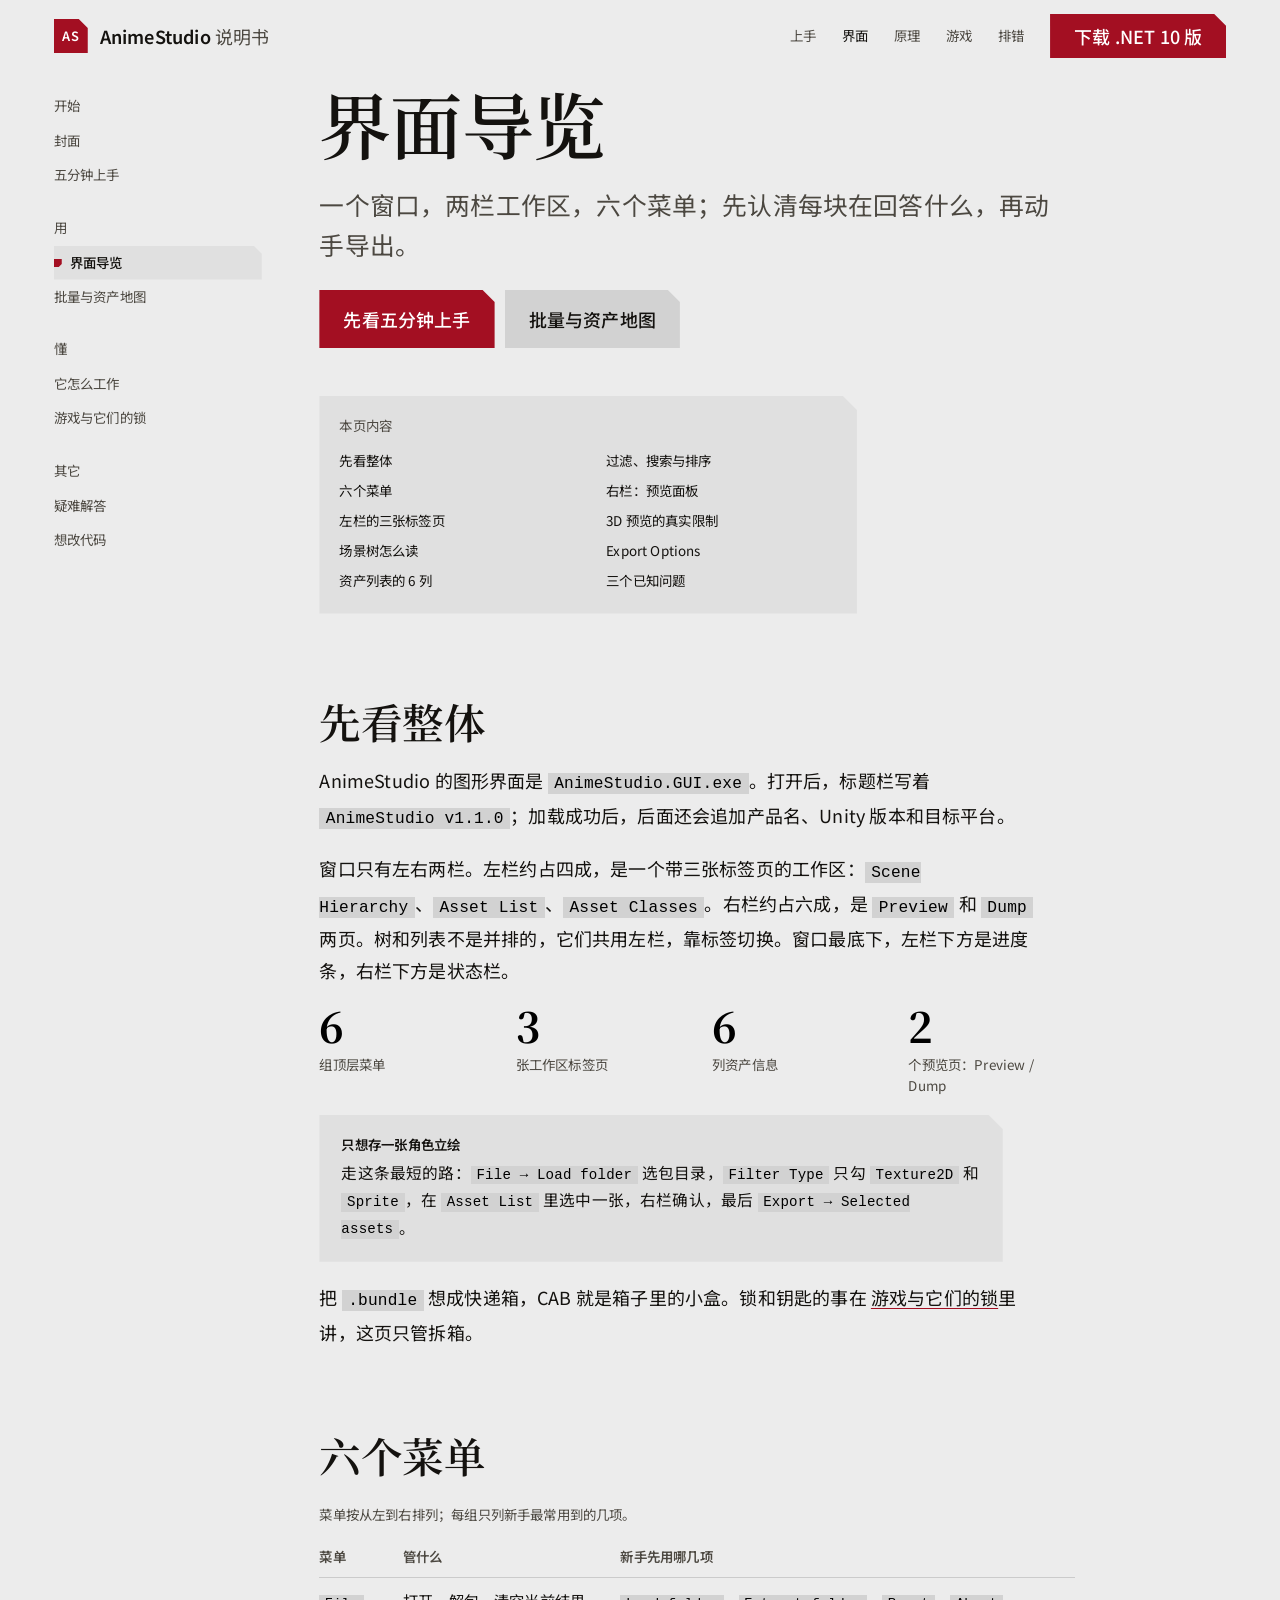
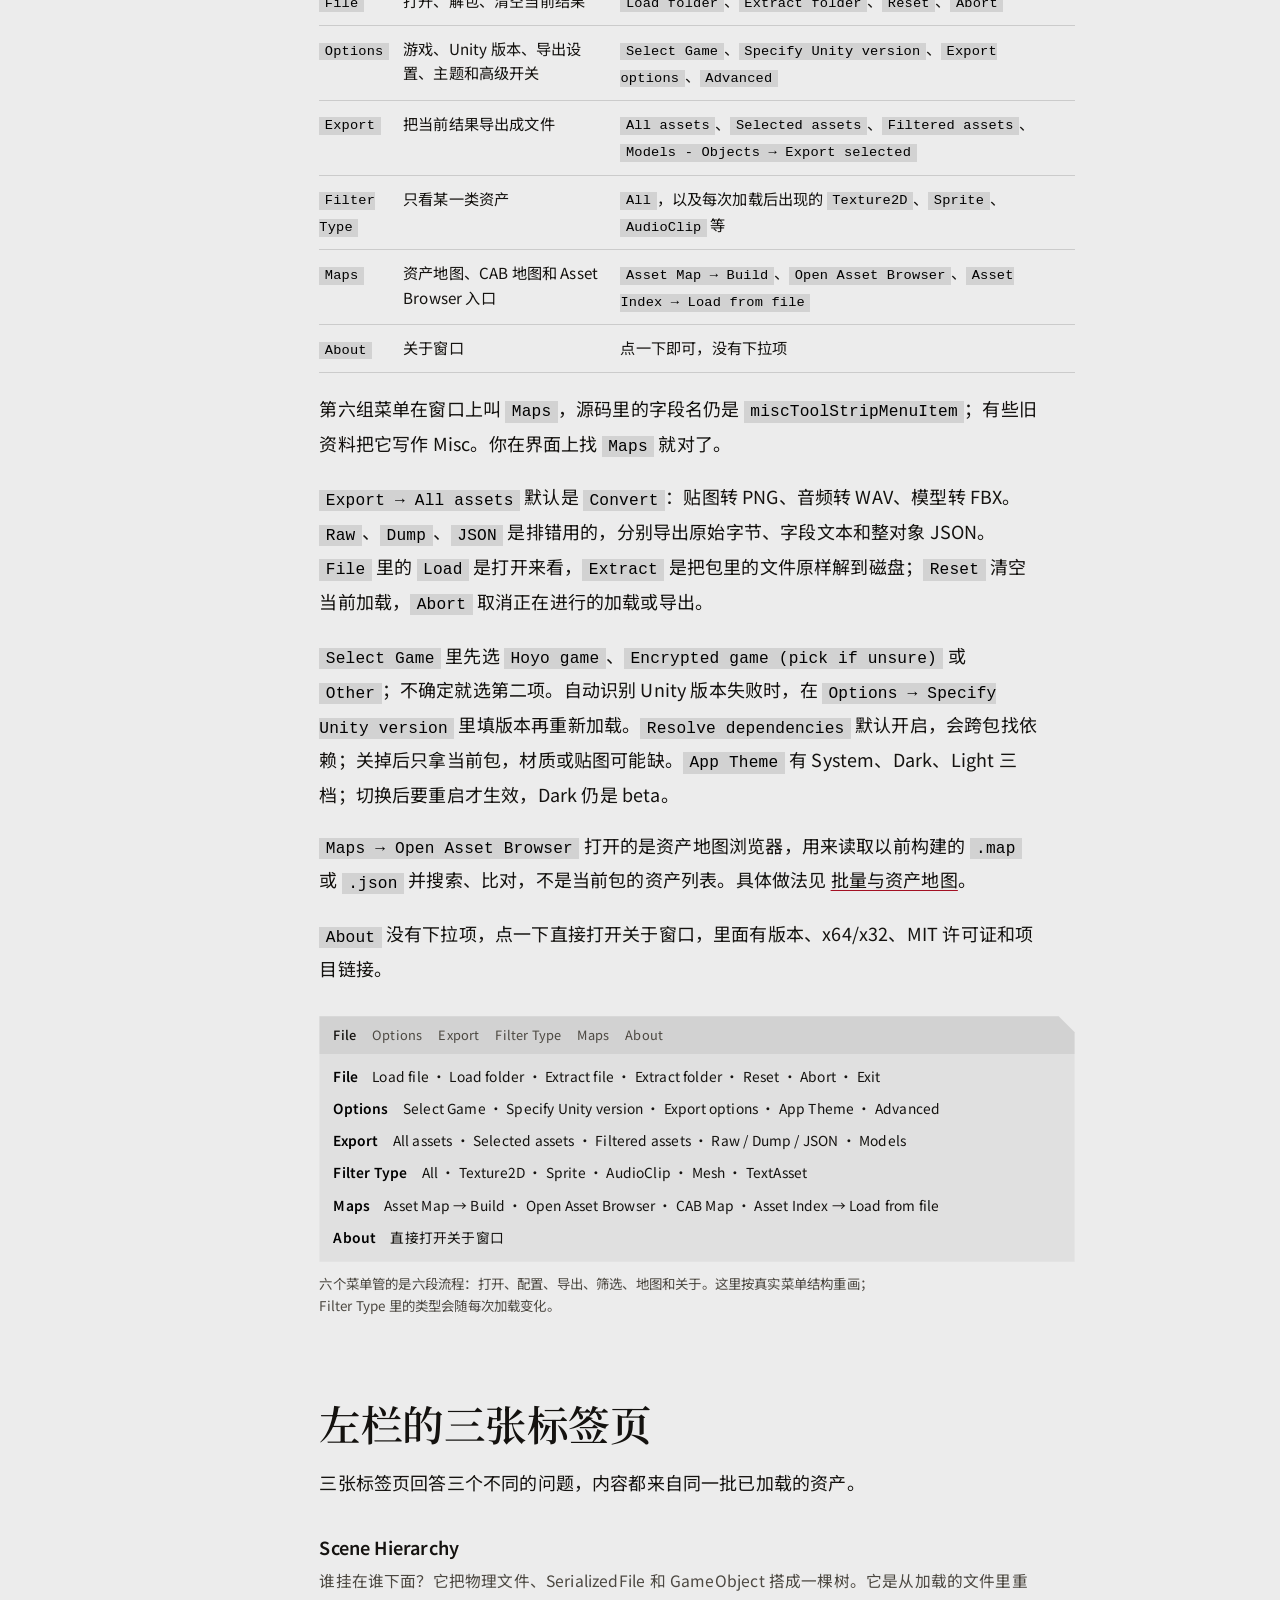
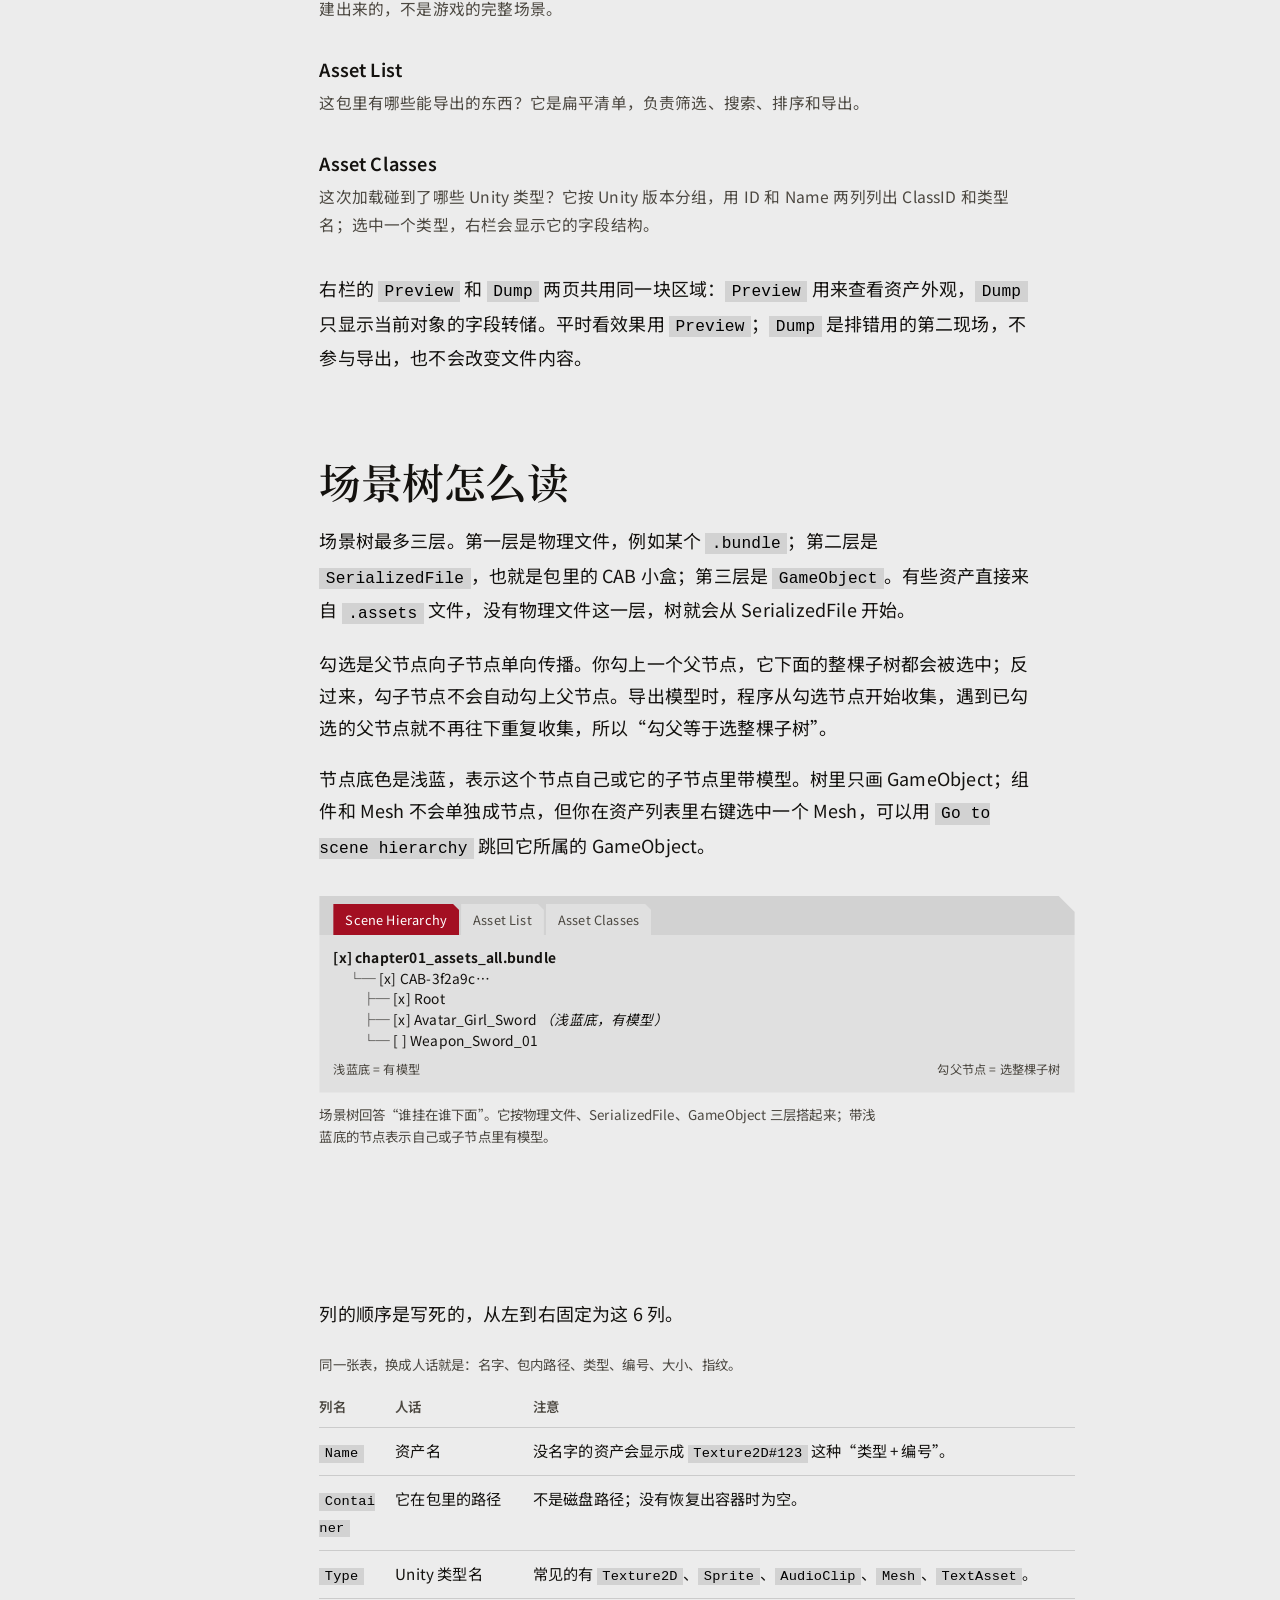
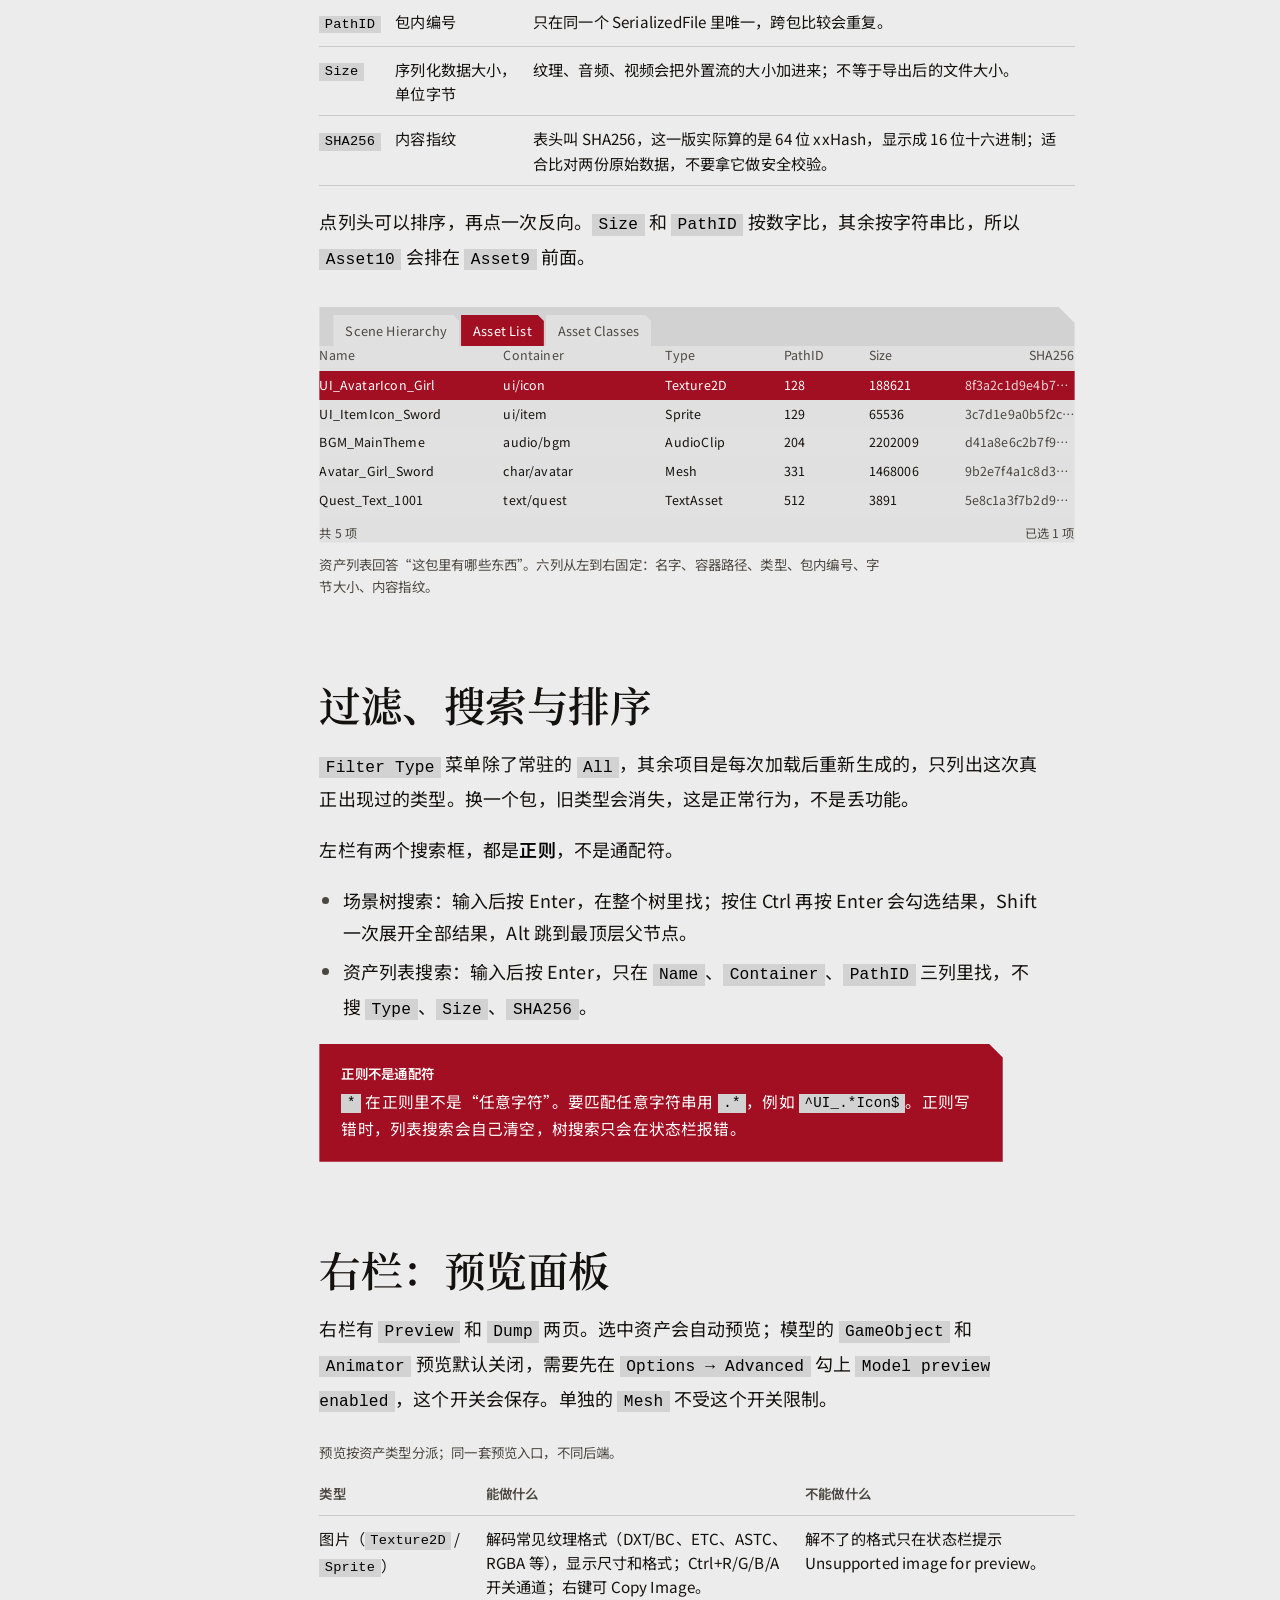
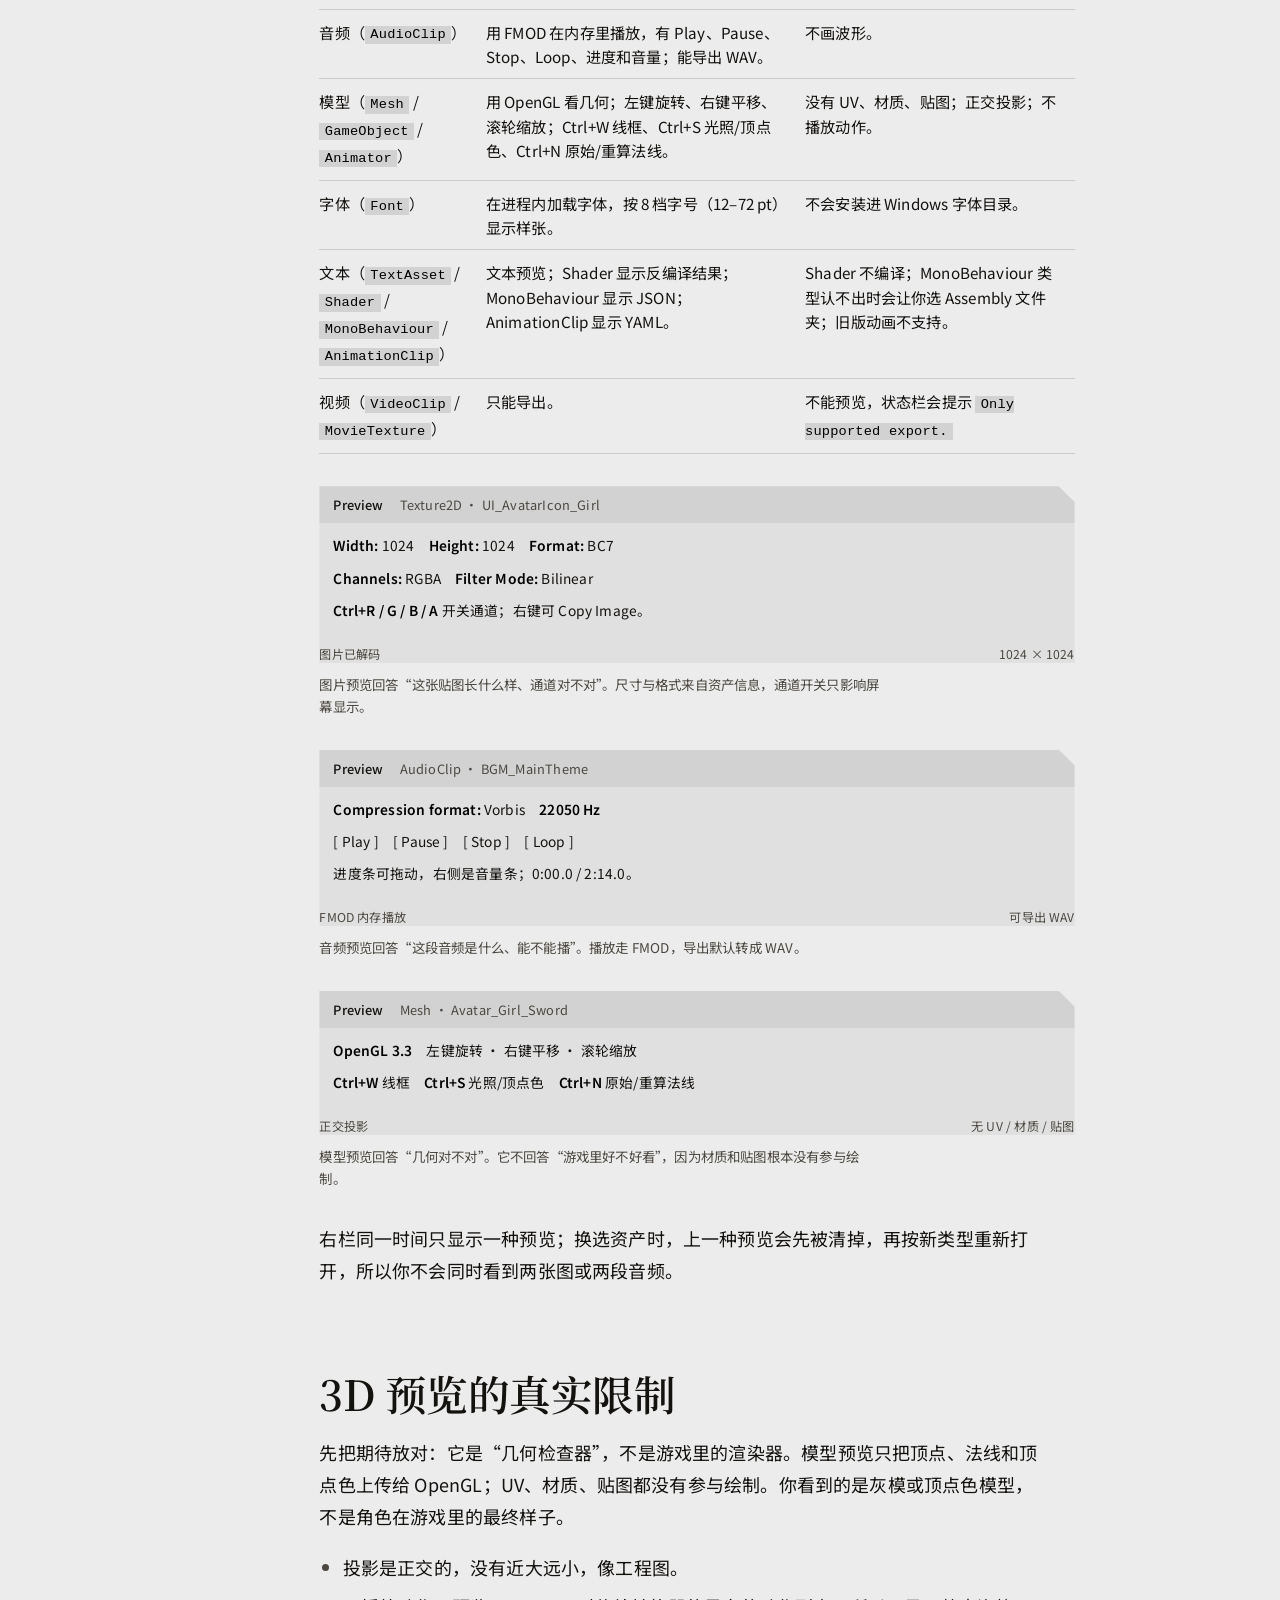
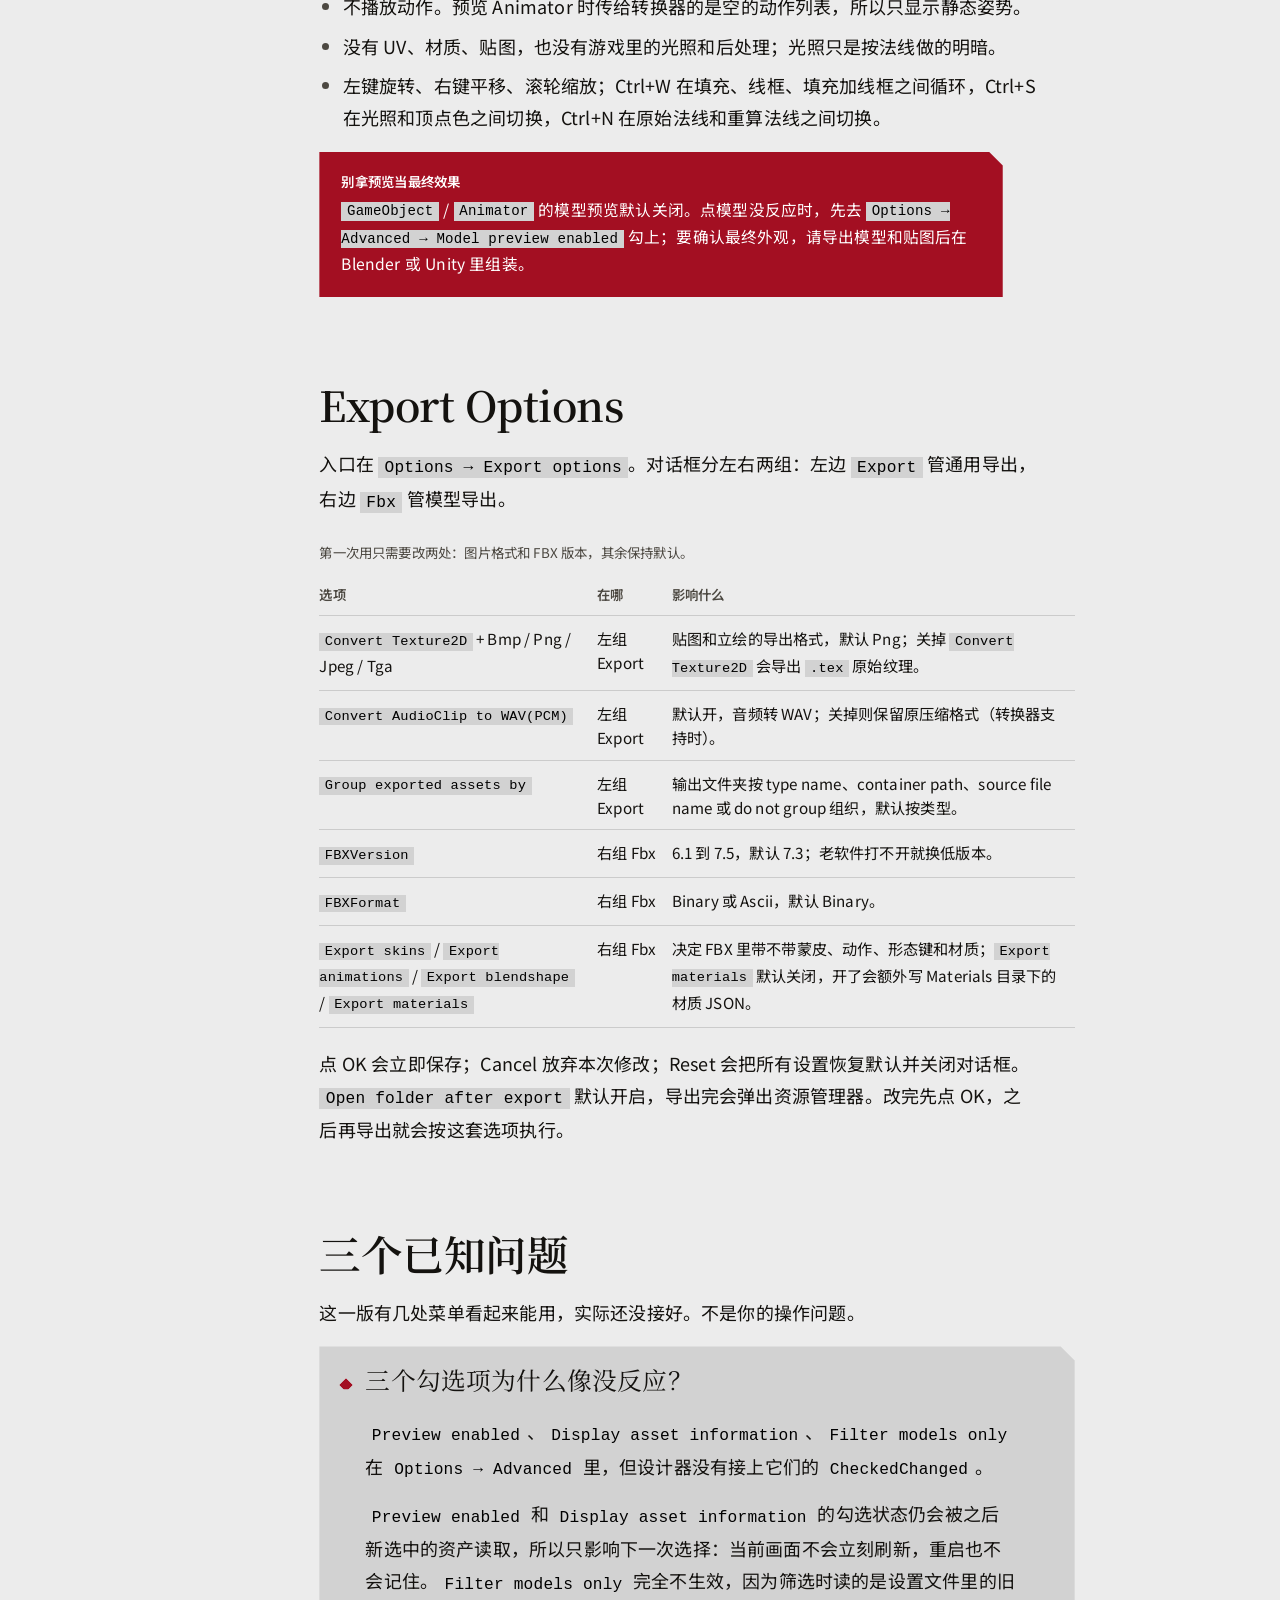
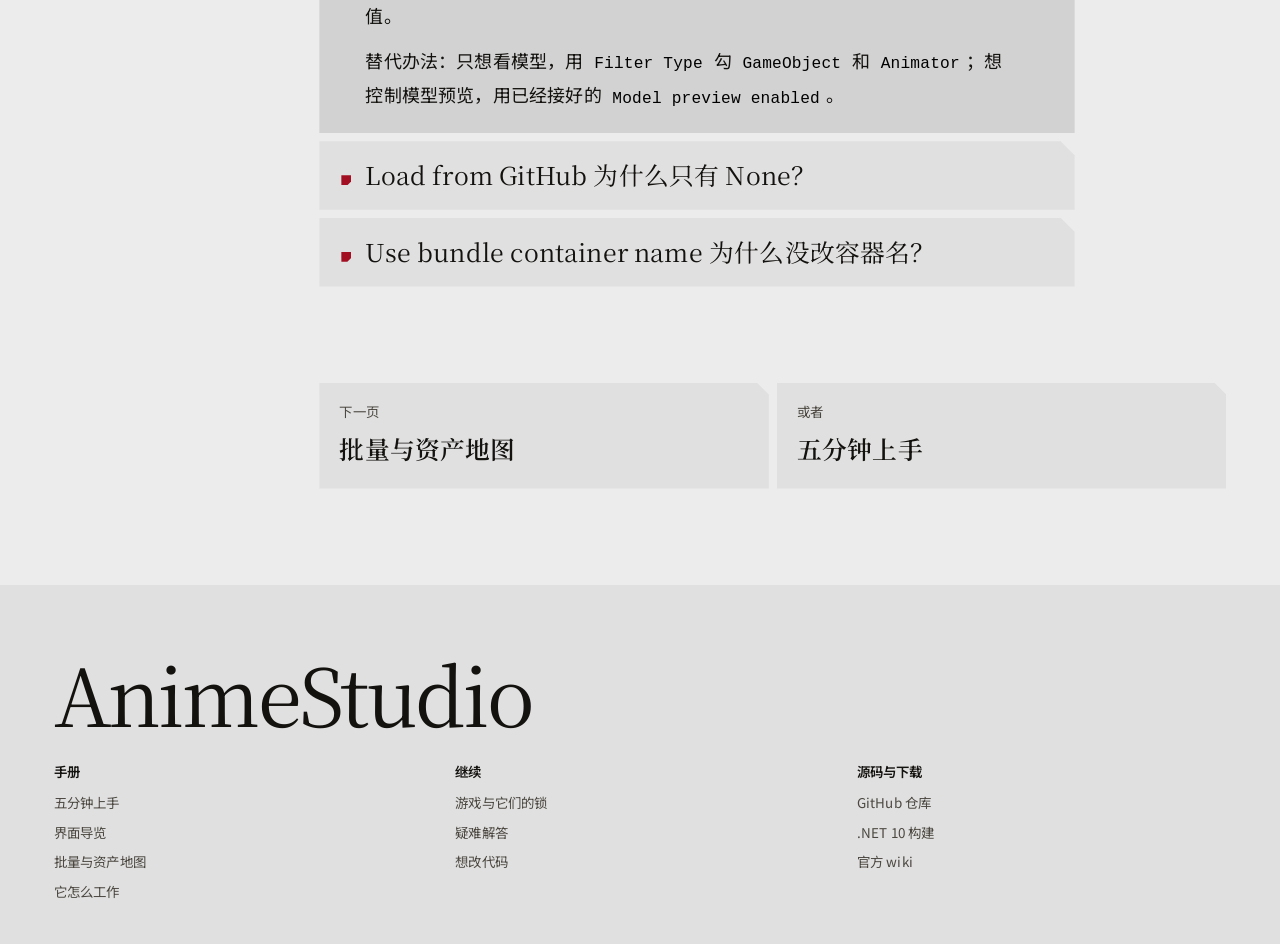
<file: docs/gui.html>
<!doctype html>
<html lang="zh-CN">
<head>
<meta charset="utf-8">
<meta name="viewport" content="width=device-width, initial-scale=1">
<title>界面导览 · AnimeStudio 说明书</title>
<meta name="description" content="AnimeStudio 界面导览：两栏工作区、六个菜单、场景树、资产列表的 6 列、三张标签页与预览面板，逐块讲清能做什么、不能做什么，并列出这一版的已知问题。">
<link rel="preconnect" href="https://fonts.googleapis.com">
<link rel="preconnect" href="https://fonts.gstatic.com" crossorigin>
<link href="https://fonts.googleapis.com/css2?family=Noto+Sans+SC:wght@400;500;600&family=Noto+Serif+SC:wght@600&display=swap" rel="stylesheet">
<link rel="stylesheet" href="assets/site.css">
</head>
<body data-theme="paper" data-page="gui">
<a class="skip" href="#main">跳到正文</a>

<header class="topbar">
  <a class="mark" href="index.html">
    <span class="mark-plate">AS</span>
    <span>AnimeStudio<span class="mark-sub"> 说明书</span></span>
  </a>
  <button class="navtoggle" data-navtoggle aria-expanded="false">目录</button>
  <nav class="topnav" data-topnav aria-label="主导航">
    <a href="start.html">上手</a>
    <a href="gui.html" aria-current="page">界面</a>
    <a href="pipeline.html">原理</a>
    <a href="games.html">游戏</a>
    <a href="faq.html">排错</a>
    <a class="btn" href="https://nightly.link/Escartem/AnimeStudio/workflows/build/master/AnimeStudio-net10.zip">下载 .NET 10 版</a>
  </nav>
</header>

<div class="wrap shell">
  <aside class="sidenav" aria-label="手册目录">
    <div class="sidenav-group">
      <p class="sidenav-title">开始</p>
      <a href="index.html">封面</a>
      <a href="start.html">五分钟上手</a>
    </div>
    <div class="sidenav-group">
      <p class="sidenav-title">用</p>
      <a href="gui.html" aria-current="page">界面导览</a>
      <a href="batch.html">批量与资产地图</a>
    </div>
    <div class="sidenav-group">
      <p class="sidenav-title">懂</p>
      <a href="pipeline.html">它怎么工作</a>
      <a href="games.html">游戏与它们的锁</a>
    </div>
    <div class="sidenav-group">
      <p class="sidenav-title">其它</p>
      <a href="faq.html">疑难解答</a>
      <a href="dev.html">想改代码</a>
    </div>
  </aside>

  <main class="main" id="main">
    <header class="pagehead">
      <h1>界面导览</h1>
      <p class="lead">一个窗口，两栏工作区，六个菜单；先认清每块在回答什么，再动手导出。</p>
      <div class="pagehead-extra">
        <a class="btn" href="start.html">先看五分钟上手</a>
        <a class="btn btn-quiet" href="batch.html">批量与资产地图</a>
      </div>
    </header>

    <div class="prose">
<div class="toc">
      <p>本页内容</p>
      <a href="#overview">先看整体</a>
      <a href="#menus">六个菜单</a>
      <a href="#tabs">左栏的三张标签页</a>
      <a href="#tree">场景树怎么读</a>
      <a href="#columns">资产列表的 6 列</a>
      <a href="#filter">过滤、搜索与排序</a>
      <a href="#preview">右栏：预览面板</a>
      <a href="#model">3D 预览的真实限制</a>
      <a href="#export-options">Export Options</a>
      <a href="#known">三个已知问题</a>
    </div>
      <h2 id="overview">先看整体</h2>
      <p>AnimeStudio 的图形界面是 <code>AnimeStudio.GUI.exe</code>。打开后，标题栏写着 <code>AnimeStudio v1.1.0</code>；加载成功后，后面还会追加产品名、Unity 版本和目标平台。</p>
      <p>窗口只有左右两栏。左栏约占四成，是一个带三张标签页的工作区：<code>Scene Hierarchy</code>、<code>Asset List</code>、<code>Asset Classes</code>。右栏约占六成，是 <code>Preview</code> 和 <code>Dump</code> 两页。树和列表不是并排的，它们共用左栏，靠标签切换。窗口最底下，左栏下方是进度条，右栏下方是状态栏。</p>

      <div class="facts">
        <div class="fact"><b>6</b><span>组顶层菜单</span></div>
        <div class="fact"><b>3</b><span>张工作区标签页</span></div>
        <div class="fact"><b>6</b><span>列资产信息</span></div>
        <div class="fact"><b>2</b><span>个预览页：Preview / Dump</span></div>
      </div>

      <div class="callout">
        <h3>只想存一张角色立绘</h3>
        <p>走这条最短的路：<code>File → Load folder</code> 选包目录，<code>Filter Type</code> 只勾 <code>Texture2D</code> 和 <code>Sprite</code>，在 <code>Asset List</code> 里选中一张，右栏确认，最后 <code>Export → Selected assets</code>。</p>
      </div>

      <p>把 <code>.bundle</code> 想成快递箱，CAB 就是箱子里的小盒。锁和钥匙的事在 <a href="games.html">游戏与它们的锁</a>里讲，这页只管拆箱。</p>

      <h2 id="menus">六个菜单</h2>
      <div class="table-wrap">
        <table>
          <caption>菜单按从左到右排列；每组只列新手最常用到的几项。</caption>
          <thead>
            <tr><th>菜单</th><th>管什么</th><th>新手先用哪几项</th></tr>
          </thead>
          <tbody>
            <tr><td><code>File</code></td><td>打开、解包、清空当前结果</td><td><code>Load folder</code>、<code>Extract folder</code>、<code>Reset</code>、<code>Abort</code></td></tr>
            <tr><td><code>Options</code></td><td>游戏、Unity 版本、导出设置、主题和高级开关</td><td><code>Select Game</code>、<code>Specify Unity version</code>、<code>Export options</code>、<code>Advanced</code></td></tr>
            <tr><td><code>Export</code></td><td>把当前结果导出成文件</td><td><code>All assets</code>、<code>Selected assets</code>、<code>Filtered assets</code>、<code>Models - Objects → Export selected</code></td></tr>
            <tr><td><code>Filter Type</code></td><td>只看某一类资产</td><td><code>All</code>，以及每次加载后出现的 <code>Texture2D</code>、<code>Sprite</code>、<code>AudioClip</code> 等</td></tr>
            <tr><td><code>Maps</code></td><td>资产地图、CAB 地图和 Asset Browser 入口</td><td><code>Asset Map → Build</code>、<code>Open Asset Browser</code>、<code>Asset Index → Load from file</code></td></tr>
            <tr><td><code>About</code></td><td>关于窗口</td><td>点一下即可，没有下拉项</td></tr>
          </tbody>
        </table>
      </div>

      <p>第六组菜单在窗口上叫 <code>Maps</code>，源码里的字段名仍是 <code>miscToolStripMenuItem</code>；有些旧资料把它写作 Misc。你在界面上找 <code>Maps</code> 就对了。</p>

      <p><code>Export → All assets</code> 默认是 <code>Convert</code>：贴图转 PNG、音频转 WAV、模型转 FBX。<code>Raw</code>、<code>Dump</code>、<code>JSON</code> 是排错用的，分别导出原始字节、字段文本和整对象 JSON。<code>File</code> 里的 <code>Load</code> 是打开来看，<code>Extract</code> 是把包里的文件原样解到磁盘；<code>Reset</code> 清空当前加载，<code>Abort</code> 取消正在进行的加载或导出。</p>

      <p><code>Select Game</code> 里先选 <code>Hoyo game</code>、<code>Encrypted game (pick if unsure)</code> 或 <code>Other</code>；不确定就选第二项。自动识别 Unity 版本失败时，在 <code>Options → Specify Unity version</code> 里填版本再重新加载。<code>Resolve dependencies</code> 默认开启，会跨包找依赖；关掉后只拿当前包，材质或贴图可能缺。<code>App Theme</code> 有 System、Dark、Light 三档；切换后要重启才生效，Dark 仍是 beta。</p>

      <p><code>Maps → Open Asset Browser</code> 打开的是资产地图浏览器，用来读取以前构建的 <code>.map</code> 或 <code>.json</code> 并搜索、比对，不是当前包的资产列表。具体做法见 <a href="batch.html">批量与资产地图</a>。</p>
      <p><code>About</code> 没有下拉项，点一下直接打开关于窗口，里面有版本、x64/x32、MIT 许可证和项目链接。</p>

      <figure class="plate">
        <div class="ui" data-ui>
          <div class="ui-bar"><b>File</b><span>Options</span><span>Export</span><span>Filter Type</span><span>Maps</span><span>About</span></div>
          <div class="ui-body">
            <p><strong>File</strong>　Load file · Load folder · Extract file · Extract folder · Reset · Abort · Exit</p>
            <p><strong>Options</strong>　Select Game · Specify Unity version · Export options · App Theme · Advanced</p>
            <p><strong>Export</strong>　All assets · Selected assets · Filtered assets · Raw / Dump / JSON · Models</p>
            <p><strong>Filter Type</strong>　All · Texture2D · Sprite · AudioClip · Mesh · TextAsset</p>
            <p><strong>Maps</strong>　Asset Map → Build · Open Asset Browser · CAB Map · Asset Index → Load from file</p>
            <p><strong>About</strong>　直接打开关于窗口</p>
          </div>
        </div>
        <figcaption>六个菜单管的是六段流程：打开、配置、导出、筛选、地图和关于。这里按真实菜单结构重画；Filter Type 里的类型会随每次加载变化。</figcaption>
      </figure>

      <h2 id="tabs">左栏的三张标签页</h2>
      <p>三张标签页回答三个不同的问题，内容都来自同一批已加载的资产。</p>
      <dl class="kv">
        <div>
          <dt>Scene Hierarchy</dt>
          <dd>谁挂在谁下面？它把物理文件、SerializedFile 和 GameObject 搭成一棵树。它是从加载的文件里重建出来的，不是游戏的完整场景。</dd>
        </div>
        <div>
          <dt>Asset List</dt>
          <dd>这包里有哪些能导出的东西？它是扁平清单，负责筛选、搜索、排序和导出。</dd>
        </div>
        <div>
          <dt>Asset Classes</dt>
          <dd>这次加载碰到了哪些 Unity 类型？它按 Unity 版本分组，用 ID 和 Name 两列列出 ClassID 和类型名；选中一个类型，右栏会显示它的字段结构。</dd>
        </div>
      </dl>
      <p>右栏的 <code>Preview</code> 和 <code>Dump</code> 两页共用同一块区域：<code>Preview</code> 用来查看资产外观，<code>Dump</code> 只显示当前对象的字段转储。平时看效果用 <code>Preview</code>；<code>Dump</code> 是排错用的第二现场，不参与导出，也不会改变文件内容。</p>

      <h2 id="tree">场景树怎么读</h2>
      <p>场景树最多三层。第一层是物理文件，例如某个 <code>.bundle</code>；第二层是 <code>SerializedFile</code>，也就是包里的 CAB 小盒；第三层是 <code>GameObject</code>。有些资产直接来自 <code>.assets</code> 文件，没有物理文件这一层，树就会从 SerializedFile 开始。</p>
      <p>勾选是父节点向子节点单向传播。你勾上一个父节点，它下面的整棵子树都会被选中；反过来，勾子节点不会自动勾上父节点。导出模型时，程序从勾选节点开始收集，遇到已勾选的父节点就不再往下重复收集，所以“勾父等于选整棵子树”。</p>
      <p>节点底色是浅蓝，表示这个节点自己或它的子节点里带模型。树里只画 GameObject；组件和 Mesh 不会单独成节点，但你在资产列表里右键选中一个 Mesh，可以用 <code>Go to scene hierarchy</code> 跳回它所属的 GameObject。</p>

      <figure class="plate">
        <div class="ui" data-ui>
          <div class="ui-tabs">
            <span class="ui-tab" aria-selected="true">Scene Hierarchy</span>
            <span class="ui-tab" aria-selected="false">Asset List</span>
            <span class="ui-tab" aria-selected="false">Asset Classes</span>
          </div>
          <div class="ui-body">
            <div><b>[x] chapter01_assets_all.bundle</b></div>
            <div>　└─ [x] CAB-3f2a9c…</div>
            <div>　　├─ [x] Root</div>
            <div>　　├─ [x] Avatar_Girl_Sword <i>（浅蓝底，有模型）</i></div>
            <div>　　└─ [ ] Weapon_Sword_01</div>
            <div class="ui-foot"><span>浅蓝底 = 有模型</span><span>勾父节点 = 选整棵子树</span></div>
          </div>
        </div>
        <figcaption>场景树回答“谁挂在谁下面”。它按物理文件、SerializedFile、GameObject 三层搭起来；带浅蓝底的节点表示自己或子节点里有模型。</figcaption>
      </figure>

      <h2 id="columns">资产列表的 6 列</h2>
      <p>列的顺序是写死的，从左到右固定为这 6 列。</p>
      <div class="table-wrap">
        <table>
          <caption>同一张表，换成人话就是：名字、包内路径、类型、编号、大小、指纹。</caption>
          <thead>
            <tr><th>列名</th><th>人话</th><th>注意</th></tr>
          </thead>
          <tbody>
            <tr><td><code>Name</code></td><td>资产名</td><td>没名字的资产会显示成 <code>Texture2D#123</code> 这种“类型 + 编号”。</td></tr>
            <tr><td><code>Container</code></td><td>它在包里的路径</td><td>不是磁盘路径；没有恢复出容器时为空。</td></tr>
            <tr><td><code>Type</code></td><td>Unity 类型名</td><td>常见的有 <code>Texture2D</code>、<code>Sprite</code>、<code>AudioClip</code>、<code>Mesh</code>、<code>TextAsset</code>。</td></tr>
            <tr><td><code>PathID</code></td><td>包内编号</td><td>只在同一个 SerializedFile 里唯一，跨包比较会重复。</td></tr>
            <tr><td><code>Size</code></td><td>序列化数据大小，单位字节</td><td>纹理、音频、视频会把外置流的大小加进来；不等于导出后的文件大小。</td></tr>
            <tr><td><code>SHA256</code></td><td>内容指纹</td><td>表头叫 SHA256，这一版实际算的是 64 位 xxHash，显示成 16 位十六进制；适合比对两份原始数据，不要拿它做安全校验。</td></tr>
          </tbody>
        </table>
      </div>
      <p>点列头可以排序，再点一次反向。<code>Size</code> 和 <code>PathID</code> 按数字比，其余按字符串比，所以 <code>Asset10</code> 会排在 <code>Asset9</code> 前面。</p>

      <figure class="plate">
        <div class="ui" data-ui>
          <div class="ui-tabs">
            <span class="ui-tab" aria-selected="false">Scene Hierarchy</span>
            <span class="ui-tab" aria-selected="true">Asset List</span>
            <span class="ui-tab" aria-selected="false">Asset Classes</span>
          </div>
          <div class="ui-cols"><span>Name</span><span>Container</span><span>Type</span><span>PathID</span><span>Size</span><span>SHA256</span></div>
          <div class="ui-rowline is-selected"><span>UI_AvatarIcon_Girl</span><span>ui/icon</span><span>Texture2D</span><span>128</span><span>188621</span><span>8f3a2c1d9e4b7a60</span></div>
          <div class="ui-rowline"><span>UI_ItemIcon_Sword</span><span>ui/item</span><span>Sprite</span><span>129</span><span>65536</span><span>3c7d1e9a0b5f2c84</span></div>
          <div class="ui-rowline"><span>BGM_MainTheme</span><span>audio/bgm</span><span>AudioClip</span><span>204</span><span>2202009</span><span>d41a8e6c2b7f9035</span></div>
          <div class="ui-rowline"><span>Avatar_Girl_Sword</span><span>char/avatar</span><span>Mesh</span><span>331</span><span>1468006</span><span>9b2e7f4a1c8d3065</span></div>
          <div class="ui-rowline"><span>Quest_Text_1001</span><span>text/quest</span><span>TextAsset</span><span>512</span><span>3891</span><span>5e8c1a3f7b2d9046</span></div>
          <div class="ui-foot"><span>共 5 项</span><span>已选 1 项</span></div>
        </div>
        <figcaption>资产列表回答“这包里有哪些东西”。六列从左到右固定：名字、容器路径、类型、包内编号、字节大小、内容指纹。</figcaption>
      </figure>

      <h2 id="filter">过滤、搜索与排序</h2>
      <p><code>Filter Type</code> 菜单除了常驻的 <code>All</code>，其余项目是每次加载后重新生成的，只列出这次真正出现过的类型。换一个包，旧类型会消失，这是正常行为，不是丢功能。</p>
      <p>左栏有两个搜索框，都是<strong>正则</strong>，不是通配符。</p>
      <ul>
        <li>场景树搜索：输入后按 Enter，在整个树里找；按住 Ctrl 再按 Enter 会勾选结果，Shift 一次展开全部结果，Alt 跳到最顶层父节点。</li>
        <li>资产列表搜索：输入后按 Enter，只在 <code>Name</code>、<code>Container</code>、<code>PathID</code> 三列里找，不搜 <code>Type</code>、<code>Size</code>、<code>SHA256</code>。</li>
      </ul>
      <div class="callout callout-warn">
        <h3>正则不是通配符</h3>
        <p><code>*</code> 在正则里不是“任意字符”。要匹配任意字符串用 <code>.*</code>，例如 <code>^UI_.*Icon$</code>。正则写错时，列表搜索会自己清空，树搜索只会在状态栏报错。</p>
      </div>

      <h2 id="preview">右栏：预览面板</h2>
      <p>右栏有 <code>Preview</code> 和 <code>Dump</code> 两页。选中资产会自动预览；模型的 <code>GameObject</code> 和 <code>Animator</code> 预览默认关闭，需要先在 <code>Options → Advanced</code> 勾上 <code>Model preview enabled</code>，这个开关会保存。单独的 <code>Mesh</code> 不受这个开关限制。</p>
      <div class="table-wrap">
        <table>
          <caption>预览按资产类型分派；同一套预览入口，不同后端。</caption>
          <thead>
            <tr><th>类型</th><th>能做什么</th><th>不能做什么</th></tr>
          </thead>
          <tbody>
            <tr><td>图片（<code>Texture2D</code> / <code>Sprite</code>）</td><td>解码常见纹理格式（DXT/BC、ETC、ASTC、RGBA 等），显示尺寸和格式；Ctrl+R/G/B/A 开关通道；右键可 Copy Image。</td><td>解不了的格式只在状态栏提示 Unsupported image for preview。</td></tr>
            <tr><td>音频（<code>AudioClip</code>）</td><td>用 FMOD 在内存里播放，有 Play、Pause、Stop、Loop、进度和音量；能导出 WAV。</td><td>不画波形。</td></tr>
            <tr><td>模型（<code>Mesh</code> / <code>GameObject</code> / <code>Animator</code>）</td><td>用 OpenGL 看几何；左键旋转、右键平移、滚轮缩放；Ctrl+W 线框、Ctrl+S 光照/顶点色、Ctrl+N 原始/重算法线。</td><td>没有 UV、材质、贴图；正交投影；不播放动作。</td></tr>
            <tr><td>字体（<code>Font</code>）</td><td>在进程内加载字体，按 8 档字号（12–72 pt）显示样张。</td><td>不会安装进 Windows 字体目录。</td></tr>
            <tr><td>文本（<code>TextAsset</code> / <code>Shader</code> / <code>MonoBehaviour</code> / <code>AnimationClip</code>）</td><td>文本预览；Shader 显示反编译结果；MonoBehaviour 显示 JSON；AnimationClip 显示 YAML。</td><td>Shader 不编译；MonoBehaviour 类型认不出时会让你选 Assembly 文件夹；旧版动画不支持。</td></tr>
            <tr><td>视频（<code>VideoClip</code> / <code>MovieTexture</code>）</td><td>只能导出。</td><td>不能预览，状态栏会提示 <code>Only supported export.</code></td></tr>
          </tbody>
        </table>
      </div>

      <figure class="plate">
        <div class="ui" data-ui>
          <div class="ui-bar"><b>Preview</b><span>Texture2D · UI_AvatarIcon_Girl</span></div>
          <div class="ui-body">
            <p><strong>Width:</strong> 1024　<strong>Height:</strong> 1024　<strong>Format:</strong> BC7</p>
            <p><strong>Channels:</strong> RGBA　<strong>Filter Mode:</strong> Bilinear</p>
            <p><strong>Ctrl+R / G / B / A</strong> 开关通道；右键可 Copy Image。</p>
          </div>
          <div class="ui-foot"><span>图片已解码</span><span>1024 × 1024</span></div>
        </div>
        <figcaption>图片预览回答“这张贴图长什么样、通道对不对”。尺寸与格式来自资产信息，通道开关只影响屏幕显示。</figcaption>
      </figure>

      <figure class="plate">
        <div class="ui" data-ui>
          <div class="ui-bar"><b>Preview</b><span>AudioClip · BGM_MainTheme</span></div>
          <div class="ui-body">
            <p><strong>Compression format:</strong> Vorbis　<strong>22050 Hz</strong></p>
            <p>[ Play ]　[ Pause ]　[ Stop ]　[ Loop ]</p>
            <p>进度条可拖动，右侧是音量条；0:00.0 / 2:14.0。</p>
          </div>
          <div class="ui-foot"><span>FMOD 内存播放</span><span>可导出 WAV</span></div>
        </div>
        <figcaption>音频预览回答“这段音频是什么、能不能播”。播放走 FMOD，导出默认转成 WAV。</figcaption>
      </figure>

      <figure class="plate">
        <div class="ui" data-ui>
          <div class="ui-bar"><b>Preview</b><span>Mesh · Avatar_Girl_Sword</span></div>
          <div class="ui-body">
            <p><strong>OpenGL 3.3</strong>　左键旋转 · 右键平移 · 滚轮缩放</p>
            <p><strong>Ctrl+W</strong> 线框　<strong>Ctrl+S</strong> 光照/顶点色　<strong>Ctrl+N</strong> 原始/重算法线</p>
          </div>
          <div class="ui-foot"><span>正交投影</span><span>无 UV / 材质 / 贴图</span></div>
        </div>
        <figcaption>模型预览回答“几何对不对”。它不回答“游戏里好不好看”，因为材质和贴图根本没有参与绘制。</figcaption>
      </figure>

      <p>右栏同一时间只显示一种预览；换选资产时，上一种预览会先被清掉，再按新类型重新打开，所以你不会同时看到两张图或两段音频。</p>

      <h2 id="model">3D 预览的真实限制</h2>
      <p>先把期待放对：它是“几何检查器”，不是游戏里的渲染器。模型预览只把顶点、法线和顶点色上传给 OpenGL；UV、材质、贴图都没有参与绘制。你看到的是灰模或顶点色模型，不是角色在游戏里的最终样子。</p>
      <ul>
        <li>投影是正交的，没有近大远小，像工程图。</li>
        <li>不播放动作。预览 Animator 时传给转换器的是空的动作列表，所以只显示静态姿势。</li>
        <li>没有 UV、材质、贴图，也没有游戏里的光照和后处理；光照只是按法线做的明暗。</li>
        <li>左键旋转、右键平移、滚轮缩放；Ctrl+W 在填充、线框、填充加线框之间循环，Ctrl+S 在光照和顶点色之间切换，Ctrl+N 在原始法线和重算法线之间切换。</li>
      </ul>
      <div class="callout callout-warn">
        <h3>别拿预览当最终效果</h3>
        <p><code>GameObject</code> / <code>Animator</code> 的模型预览默认关闭。点模型没反应时，先去 <code>Options → Advanced → Model preview enabled</code> 勾上；要确认最终外观，请导出模型和贴图后在 Blender 或 Unity 里组装。</p>
      </div>

      <h2 id="export-options">Export Options</h2>
      <p>入口在 <code>Options → Export options</code>。对话框分左右两组：左边 <code>Export</code> 管通用导出，右边 <code>Fbx</code> 管模型导出。</p>
      <div class="table-wrap">
        <table>
          <caption>第一次用只需要改两处：图片格式和 FBX 版本，其余保持默认。</caption>
          <thead>
            <tr><th>选项</th><th>在哪</th><th>影响什么</th></tr>
          </thead>
          <tbody>
            <tr><td><code>Convert Texture2D</code> + Bmp / Png / Jpeg / Tga</td><td>左组 Export</td><td>贴图和立绘的导出格式，默认 Png；关掉 <code>Convert Texture2D</code> 会导出 <code>.tex</code> 原始纹理。</td></tr>
            <tr><td><code>Convert AudioClip to WAV(PCM)</code></td><td>左组 Export</td><td>默认开，音频转 WAV；关掉则保留原压缩格式（转换器支持时）。</td></tr>
            <tr><td><code>Group exported assets by</code></td><td>左组 Export</td><td>输出文件夹按 type name、container path、source file name 或 do not group 组织，默认按类型。</td></tr>
            <tr><td><code>FBXVersion</code></td><td>右组 Fbx</td><td>6.1 到 7.5，默认 7.3；老软件打不开就换低版本。</td></tr>
            <tr><td><code>FBXFormat</code></td><td>右组 Fbx</td><td>Binary 或 Ascii，默认 Binary。</td></tr>
            <tr><td><code>Export skins</code> / <code>Export animations</code> / <code>Export blendshape</code> / <code>Export materials</code></td><td>右组 Fbx</td><td>决定 FBX 里带不带蒙皮、动作、形态键和材质；<code>Export materials</code> 默认关闭，开了会额外写 Materials 目录下的材质 JSON。</td></tr>
          </tbody>
        </table>
      </div>
      <p>点 OK 会立即保存；Cancel 放弃本次修改；Reset 会把所有设置恢复默认并关闭对话框。<code>Open folder after export</code> 默认开启，导出完会弹出资源管理器。改完先点 OK，之后再导出就会按这套选项执行。</p>

      <h2 id="known">三个已知问题</h2>
      <p>这一版有几处菜单看起来能用，实际还没接好。不是你的操作问题。</p>
      <div class="faq">
        <details open>
          <summary>三个勾选项为什么像没反应？</summary>
          <div class="faq-body">
            <p><code>Preview enabled</code>、<code>Display asset information</code>、<code>Filter models only</code> 在 <code>Options → Advanced</code> 里，但设计器没有接上它们的 <code>CheckedChanged</code>。</p>
            <p><code>Preview enabled</code> 和 <code>Display asset information</code> 的勾选状态仍会被之后新选中的资产读取，所以只影响下一次选择：当前画面不会立刻刷新，重启也不会记住。<code>Filter models only</code> 完全不生效，因为筛选时读的是设置文件里的旧值。</p>
            <p>替代办法：只想看模型，用 <code>Filter Type</code> 勾 <code>GameObject</code> 和 <code>Animator</code>；想控制模型预览，用已经接好的 <code>Model preview enabled</code>。</p>
          </div>
        </details>
        <details>
          <summary>Load from GitHub 为什么只有 None？</summary>
          <div class="faq-body">
            <p>负责拉版本列表的 <code>DropDownOpening</code> 没有接线，所以子项里永远只有 <code>None</code>。要用 Asset Index，走 <code>Maps → Asset Index → Load from file</code> 加载本地文件。</p>
          </div>
        </details>
        <details>
          <summary>Use bundle container name 为什么没改容器名？</summary>
          <div class="faq-body">
            <p>这个开关在 <code>Options → Asset loading</code> 里。代码虽然算出了新名字，最后仍把原始的 <code>m_Container.Key</code> 写进 <code>Container</code>；它实际只影响 <code>MiHoYoBinData</code> 的 <code>Container</code> 值。容器路径以 Asset Map / CAB Map 恢复出来的结果为准，别指望这个勾。</p>
          </div>
        </details>
      </div>
    </div>

    <nav class="pager" aria-label="继续阅读">
      <a href="batch.html"><span>下一页</span><b>批量与资产地图</b></a>
      <a href="start.html"><span>或者</span><b>五分钟上手</b></a>
    </nav>
  </main>
</div>

<footer class="foot">
  <div class="wrap foot-inner">
    <p class="foot-word">AnimeStudio</p>
    <div class="foot-cols">
      <div>
        <h3>手册</h3>
        <a href="start.html">五分钟上手</a>
        <a href="gui.html">界面导览</a>
        <a href="batch.html">批量与资产地图</a>
        <a href="pipeline.html">它怎么工作</a>
      </div>
      <div>
        <h3>继续</h3>
        <a href="games.html">游戏与它们的锁</a>
        <a href="faq.html">疑难解答</a>
        <a href="dev.html">想改代码</a>
      </div>
      <div>
        <h3>源码与下载</h3>
        <a href="https://github.com/Escartem/AnimeStudio">GitHub 仓库</a>
        <a href="https://nightly.link/Escartem/AnimeStudio/workflows/build/master/AnimeStudio-net10.zip">.NET 10 构建</a>
        <a href="https://github.com/Escartem/AnimeStudio/wiki">官方 wiki</a>
      </div>
    </div>
    <p class="foot-note">本手册依据仓库当前源码整理，行为以代码为准。AnimeStudio 是 Studio 与 AssetStudio 的衍生项目，作者 Escartem。请只处理你有权处理的文件，并遵守游戏的服务条款。</p>
  </div>
</footer>

<script src="assets/site.js"></script>
</body>
</html>
</file>
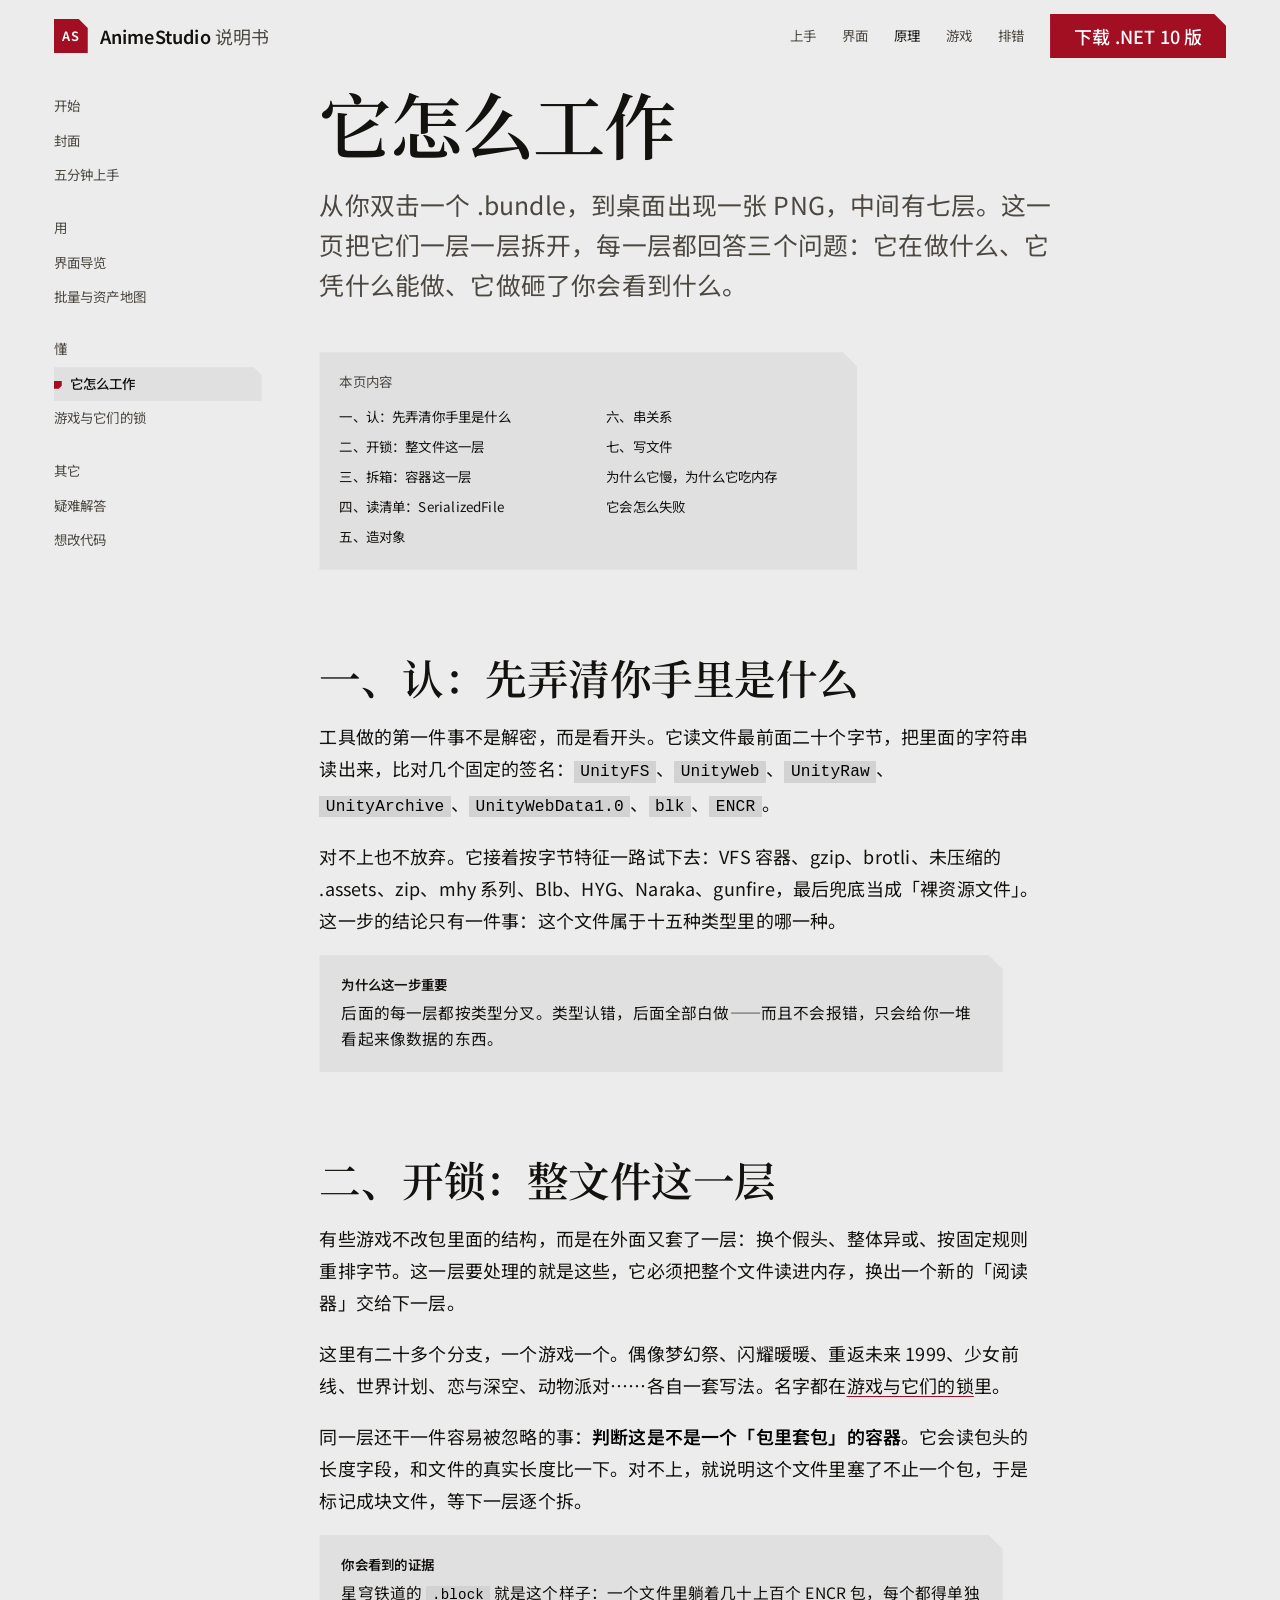
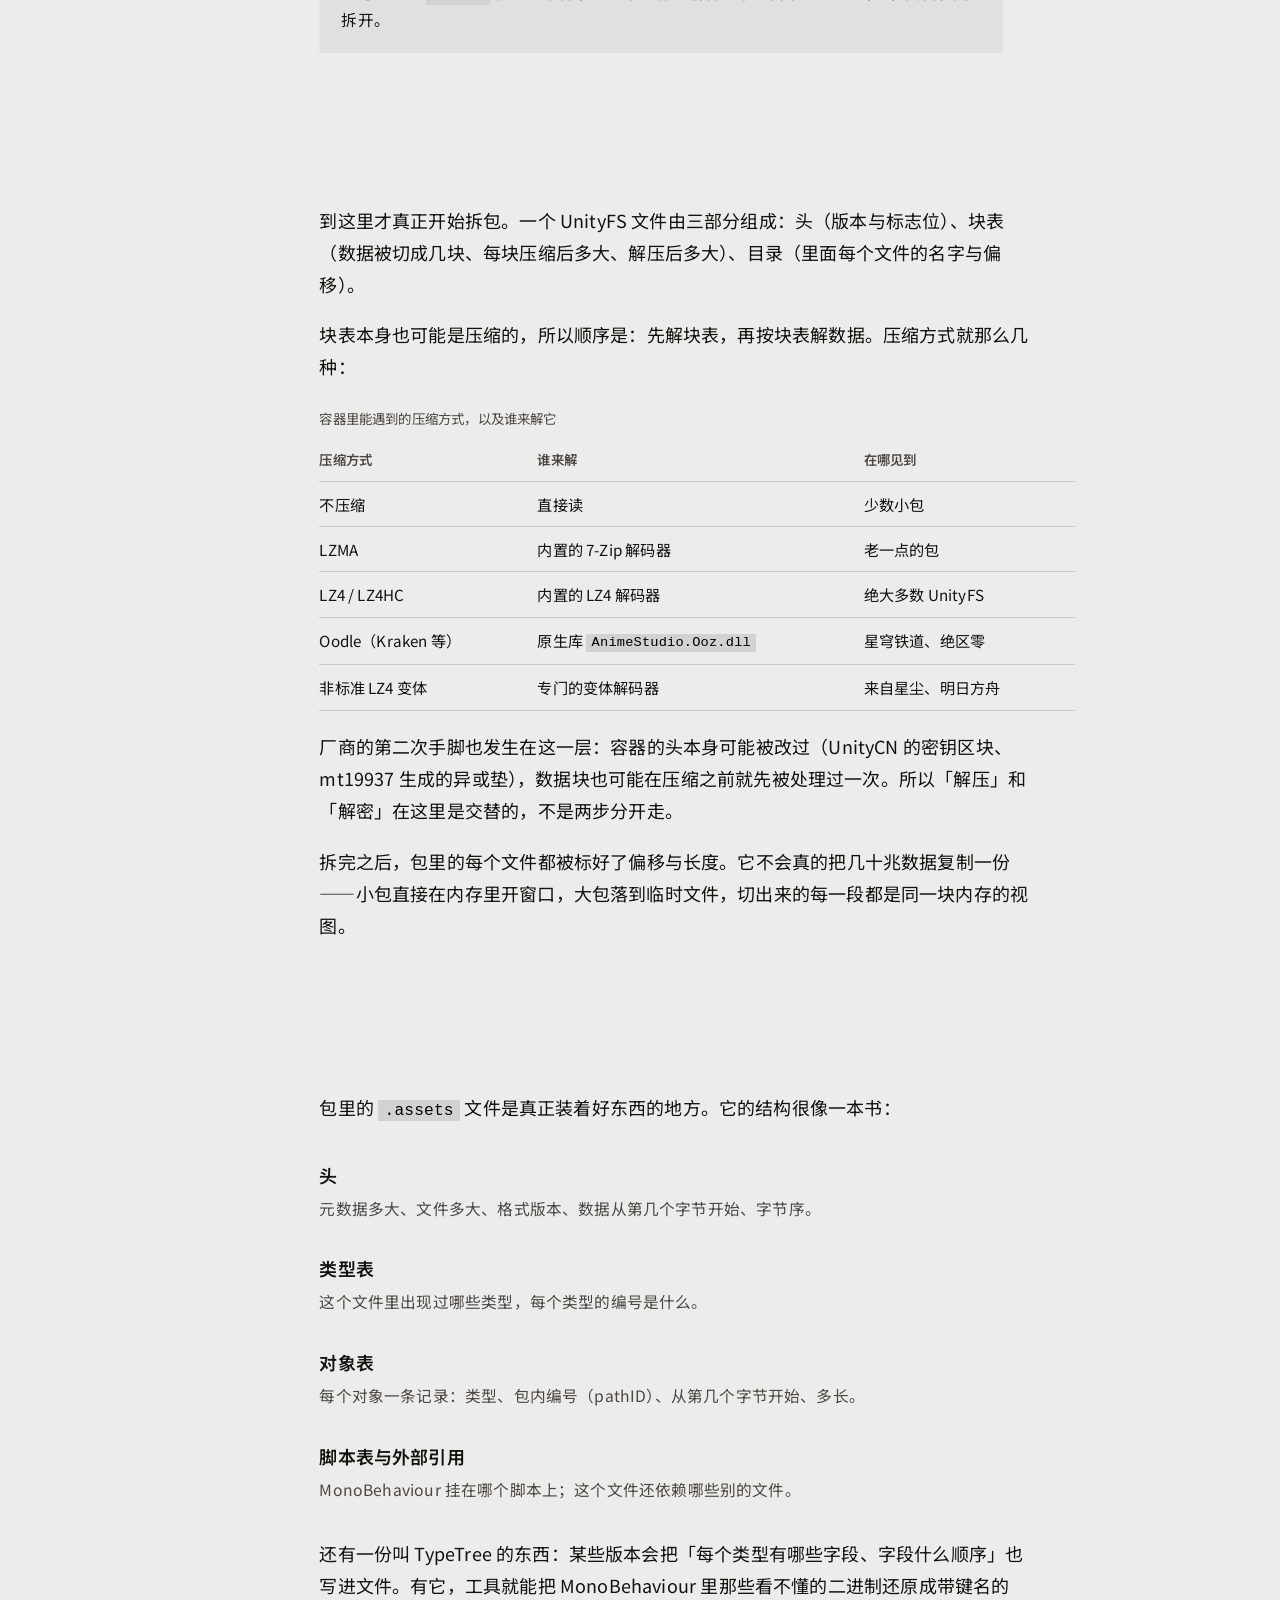
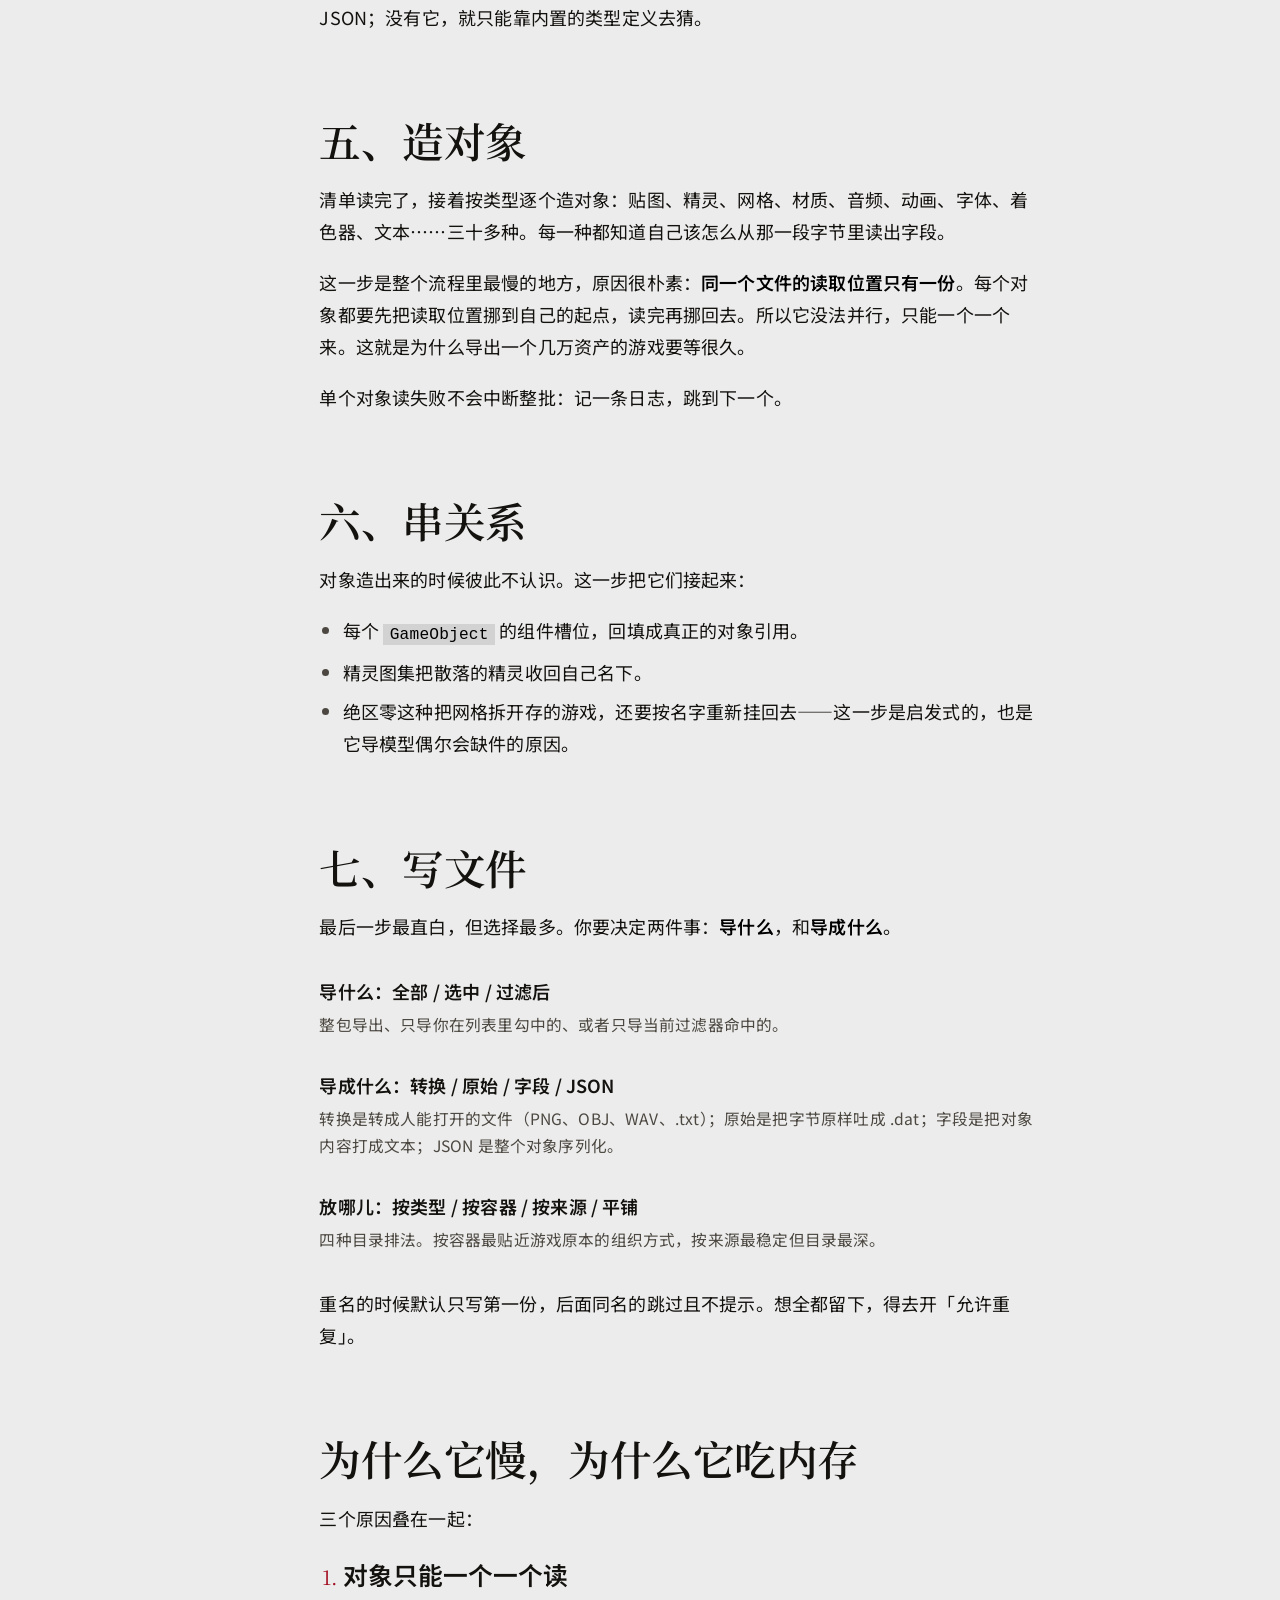
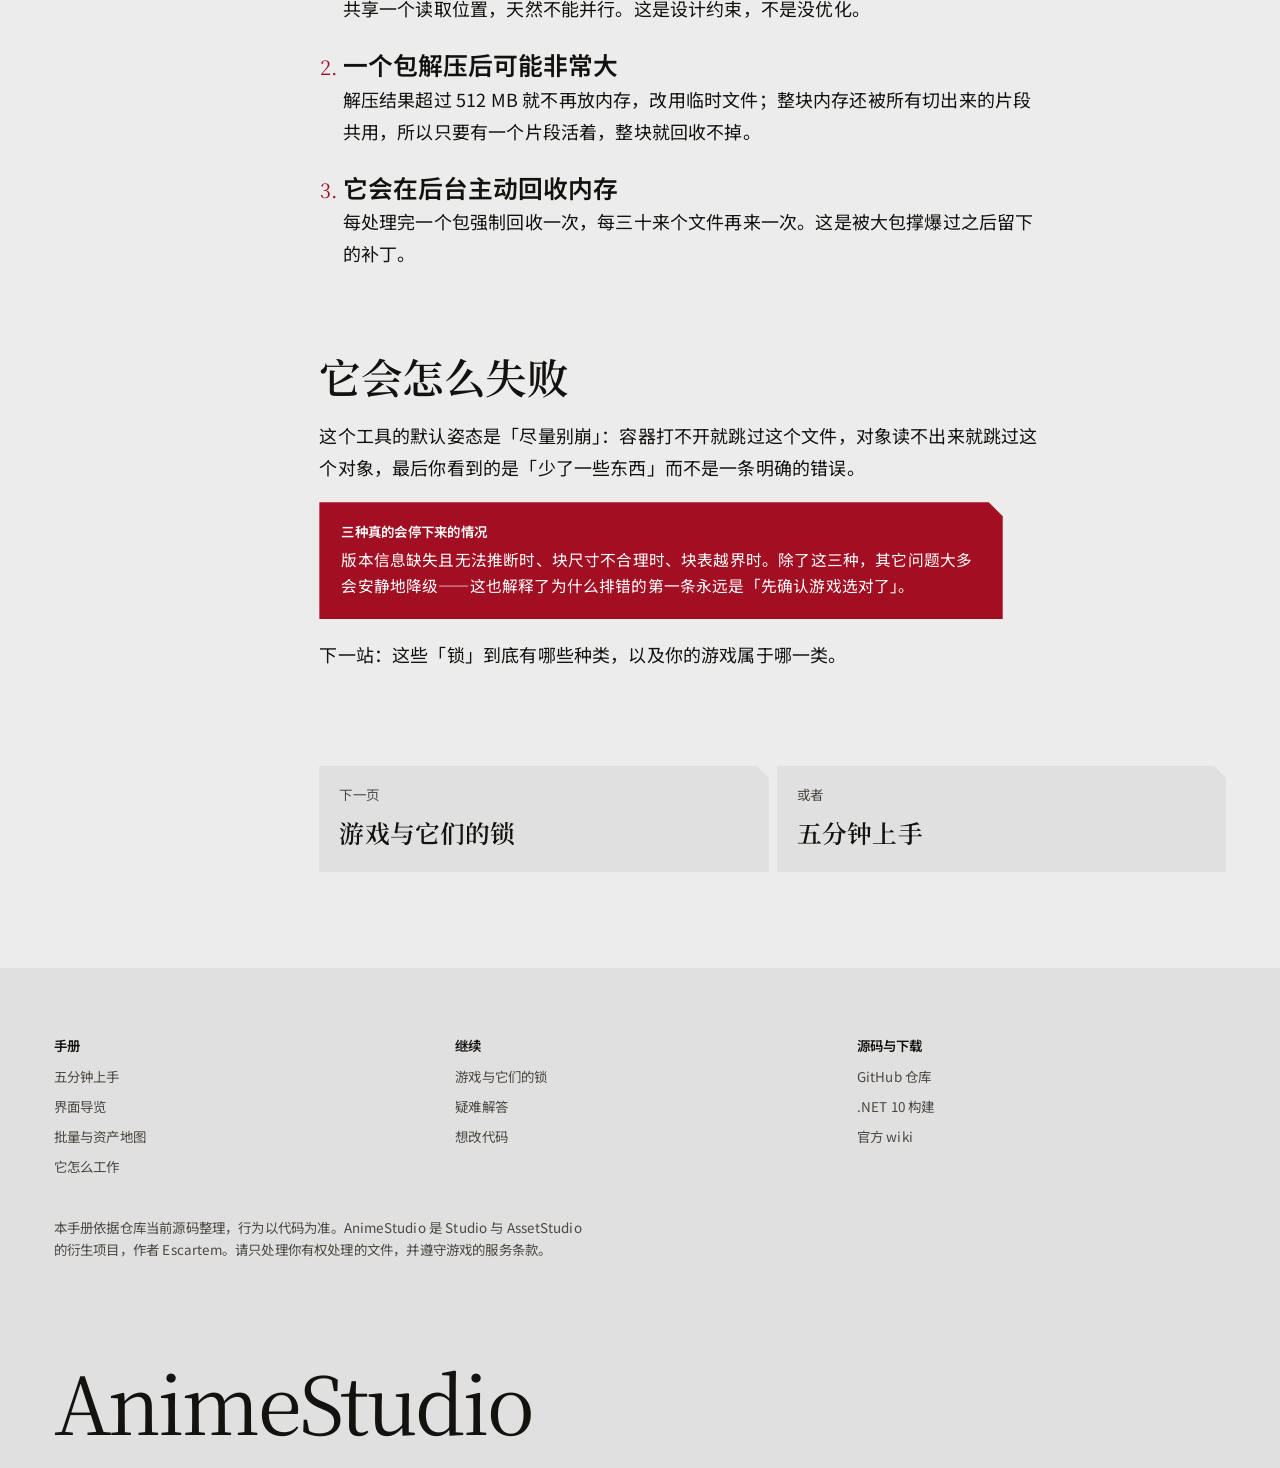
<file: docs/pipeline.html>
<!doctype html>
<html lang="zh-CN">
<head>
<meta charset="utf-8">
<meta name="viewport" content="width=device-width, initial-scale=1">
<title>它怎么工作 · AnimeStudio 说明书</title>
<meta name="description" content="从双击一个 .bundle 到桌面出现一张 PNG，中间有七层：认文件、开锁、拆箱、读清单、造对象、串关系、写文件。逐层拆开讲。">
<link rel="preconnect" href="https://fonts.googleapis.com">
<link rel="preconnect" href="https://fonts.gstatic.com" crossorigin>
<link href="https://fonts.googleapis.com/css2?family=Noto+Sans+SC:wght@400;500;600&family=Noto+Serif+SC:wght@600&display=swap" rel="stylesheet">
<link rel="stylesheet" href="assets/site.css">
</head>
<body data-theme="paper" data-page="pipeline">
<a class="skip" href="#main">跳到正文</a>

<header class="topbar">
  <a class="mark" href="index.html">
    <span class="mark-plate">AS</span>
    <span>AnimeStudio<span class="mark-sub"> 说明书</span></span>
  </a>
  <button class="navtoggle" data-navtoggle aria-expanded="false">目录</button>
  <nav class="topnav" data-topnav aria-label="主导航">
    <a href="start.html">上手</a>
    <a href="gui.html">界面</a>
    <a href="pipeline.html" aria-current="page">原理</a>
    <a href="games.html">游戏</a>
    <a href="faq.html">排错</a>
    <a class="btn" href="https://nightly.link/Escartem/AnimeStudio/workflows/build/master/AnimeStudio-net10.zip">下载 .NET 10 版</a>
  </nav>
</header>

<div class="wrap shell">
  <aside class="sidenav" aria-label="手册目录">
    <div class="sidenav-group">
      <p class="sidenav-title">开始</p>
      <a href="index.html">封面</a>
      <a href="start.html">五分钟上手</a>
    </div>
    <div class="sidenav-group">
      <p class="sidenav-title">用</p>
      <a href="gui.html">界面导览</a>
      <a href="batch.html">批量与资产地图</a>
    </div>
    <div class="sidenav-group">
      <p class="sidenav-title">懂</p>
      <a href="pipeline.html" aria-current="page">它怎么工作</a>
      <a href="games.html">游戏与它们的锁</a>
    </div>
    <div class="sidenav-group">
      <p class="sidenav-title">其它</p>
      <a href="faq.html">疑难解答</a>
      <a href="dev.html">想改代码</a>
    </div>
  </aside>

  <main class="main" id="main">
    <header class="pagehead">
      <h1>它怎么工作</h1>
      <p class="lead">从你双击一个 .bundle，到桌面出现一张 PNG，中间有七层。这一页把它们一层一层拆开，每一层都回答三个问题：它在做什么、它凭什么能做、它做砸了你会看到什么。</p>
    </header>

    <div class="prose">
      <div class="toc">
        <p>本页内容</p>
        <a href="#layer-1">一、认：先弄清你手里是什么</a>
        <a href="#layer-2">二、开锁：整文件这一层</a>
        <a href="#layer-3">三、拆箱：容器这一层</a>
        <a href="#layer-4">四、读清单：SerializedFile</a>
        <a href="#layer-5">五、造对象</a>
        <a href="#layer-6">六、串关系</a>
        <a href="#layer-7">七、写文件</a>
        <a href="#slow">为什么它慢，为什么它吃内存</a>
        <a href="#fail">它会怎么失败</a>
      </div>

      <h2 id="layer-1">一、认：先弄清你手里是什么</h2>
      <p>工具做的第一件事不是解密，而是看开头。它读文件最前面二十个字节，把里面的字符串读出来，比对几个固定的签名：<code>UnityFS</code>、<code>UnityWeb</code>、<code>UnityRaw</code>、<code>UnityArchive</code>、<code>UnityWebData1.0</code>、<code>blk</code>、<code>ENCR</code>。</p>
      <p>对不上也不放弃。它接着按字节特征一路试下去：VFS 容器、gzip、brotli、未压缩的 .assets、zip、mhy 系列、Blb、HYG、Naraka、gunfire，最后兜底当成「裸资源文件」。这一步的结论只有一件事：这个文件属于十五种类型里的哪一种。</p>
      <div class="callout">
        <h3>为什么这一步重要</h3>
        <p>后面的每一层都按类型分叉。类型认错，后面全部白做——而且不会报错，只会给你一堆看起来像数据的东西。</p>
      </div>

      <h2 id="layer-2">二、开锁：整文件这一层</h2>
      <p>有些游戏不改包里面的结构，而是在外面又套了一层：换个假头、整体异或、按固定规则重排字节。这一层要处理的就是这些，它必须把整个文件读进内存，换出一个新的「阅读器」交给下一层。</p>
      <p>这里有二十多个分支，一个游戏一个。偶像梦幻祭、闪耀暖暖、重返未来 1999、少女前线、世界计划、恋与深空、动物派对……各自一套写法。名字都在<a href="games.html">游戏与它们的锁</a>里。</p>
      <p>同一层还干一件容易被忽略的事：<strong>判断这是不是一个「包里套包」的容器</strong>。它会读包头的长度字段，和文件的真实长度比一下。对不上，就说明这个文件里塞了不止一个包，于是标记成块文件，等下一层逐个拆。</p>
      <div class="callout">
        <h3>你会看到的证据</h3>
        <p>星穹铁道的 <code>.block</code> 就是这个样子：一个文件里躺着几十上百个 ENCR 包，每个都得单独拆开。</p>
      </div>

      <h2 id="layer-3">三、拆箱：容器这一层</h2>
      <p>到这里才真正开始拆包。一个 UnityFS 文件由三部分组成：头（版本与标志位）、块表（数据被切成几块、每块压缩后多大、解压后多大）、目录（里面每个文件的名字与偏移）。</p>
      <p>块表本身也可能是压缩的，所以顺序是：先解块表，再按块表解数据。压缩方式就那么几种：</p>
      <div class="table-wrap">
        <table>
          <caption>容器里能遇到的压缩方式，以及谁来解它</caption>
          <thead>
            <tr><th>压缩方式</th><th>谁来解</th><th>在哪见到</th></tr>
          </thead>
          <tbody>
            <tr><td>不压缩</td><td>直接读</td><td>少数小包</td></tr>
            <tr><td>LZMA</td><td>内置的 7-Zip 解码器</td><td>老一点的包</td></tr>
            <tr><td>LZ4 / LZ4HC</td><td>内置的 LZ4 解码器</td><td>绝大多数 UnityFS</td></tr>
            <tr><td>Oodle（Kraken 等）</td><td>原生库 <code>AnimeStudio.Ooz.dll</code></td><td>星穹铁道、绝区零</td></tr>
            <tr><td>非标准 LZ4 变体</td><td>专门的变体解码器</td><td>来自星尘、明日方舟</td></tr>
          </tbody>
        </table>
      </div>
      <p>厂商的第二次手脚也发生在这一层：容器的头本身可能被改过（UnityCN 的密钥区块、mt19937 生成的异或垫），数据块也可能在压缩之前就先被处理过一次。所以「解压」和「解密」在这里是交替的，不是两步分开走。</p>
      <p>拆完之后，包里的每个文件都被标好了偏移与长度。它不会真的把几十兆数据复制一份——小包直接在内存里开窗口，大包落到临时文件，切出来的每一段都是同一块内存的视图。</p>

      <h2 id="layer-4">四、读清单：SerializedFile</h2>
      <p>包里的 <code>.assets</code> 文件是真正装着好东西的地方。它的结构很像一本书：</p>
      <div class="kv">
        <div>
          <dt>头</dt>
          <dd>元数据多大、文件多大、格式版本、数据从第几个字节开始、字节序。</dd>
        </div>
        <div>
          <dt>类型表</dt>
          <dd>这个文件里出现过哪些类型，每个类型的编号是什么。</dd>
        </div>
        <div>
          <dt>对象表</dt>
          <dd>每个对象一条记录：类型、包内编号（pathID）、从第几个字节开始、多长。</dd>
        </div>
        <div>
          <dt>脚本表与外部引用</dt>
          <dd>MonoBehaviour 挂在哪个脚本上；这个文件还依赖哪些别的文件。</dd>
        </div>
      </div>
      <p>还有一份叫 TypeTree 的东西：某些版本会把「每个类型有哪些字段、字段什么顺序」也写进文件。有它，工具就能把 MonoBehaviour 里那些看不懂的二进制还原成带键名的 JSON；没有它，就只能靠内置的类型定义去猜。</p>

      <h2 id="layer-5">五、造对象</h2>
      <p>清单读完了，接着按类型逐个造对象：贴图、精灵、网格、材质、音频、动画、字体、着色器、文本……三十多种。每一种都知道自己该怎么从那一段字节里读出字段。</p>
      <p>这一步是整个流程里最慢的地方，原因很朴素：<strong>同一个文件的读取位置只有一份</strong>。每个对象都要先把读取位置挪到自己的起点，读完再挪回去。所以它没法并行，只能一个一个来。这就是为什么导出一个几万资产的游戏要等很久。</p>
      <p>单个对象读失败不会中断整批：记一条日志，跳到下一个。</p>

      <h2 id="layer-6">六、串关系</h2>
      <p>对象造出来的时候彼此不认识。这一步把它们接起来：</p>
      <ul>
        <li>每个 <code>GameObject</code> 的组件槽位，回填成真正的对象引用。</li>
        <li>精灵图集把散落的精灵收回自己名下。</li>
        <li>绝区零这种把网格拆开存的游戏，还要按名字重新挂回去——这一步是启发式的，也是它导模型偶尔会缺件的原因。</li>
      </ul>

      <h2 id="layer-7">七、写文件</h2>
      <p>最后一步最直白，但选择最多。你要决定两件事：<strong>导什么</strong>，和<strong>导成什么</strong>。</p>
      <div class="kv">
        <div>
          <dt>导什么：全部 / 选中 / 过滤后</dt>
          <dd>整包导出、只导你在列表里勾中的、或者只导当前过滤器命中的。</dd>
        </div>
        <div>
          <dt>导成什么：转换 / 原始 / 字段 / JSON</dt>
          <dd>转换是转成人能打开的文件（PNG、OBJ、WAV、.txt）；原始是把字节原样吐成 .dat；字段是把对象内容打成文本；JSON 是整个对象序列化。</dd>
        </div>
        <div>
          <dt>放哪儿：按类型 / 按容器 / 按来源 / 平铺</dt>
          <dd>四种目录排法。按容器最贴近游戏原本的组织方式，按来源最稳定但目录最深。</dd>
        </div>
      </div>
      <p>重名的时候默认只写第一份，后面同名的跳过且不提示。想全都留下，得去开「允许重复」。</p>

      <h2 id="slow">为什么它慢，为什么它吃内存</h2>
      <p>三个原因叠在一起：</p>
      <ol class="steps">
        <li>
          <h3>对象只能一个一个读</h3>
          <p>共享一个读取位置，天然不能并行。这是设计约束，不是没优化。</p>
        </li>
        <li>
          <h3>一个包解压后可能非常大</h3>
          <p>解压结果超过 512 MB 就不再放内存，改用临时文件；整块内存还被所有切出来的片段共用，所以只要有一个片段活着，整块就回收不掉。</p>
        </li>
        <li>
          <h3>它会在后台主动回收内存</h3>
          <p>每处理完一个包强制回收一次，每三十来个文件再来一次。这是被大包撑爆过之后留下的补丁。</p>
        </li>
      </ol>

      <h2 id="fail">它会怎么失败</h2>
      <p>这个工具的默认姿态是「尽量别崩」：容器打不开就跳过这个文件，对象读不出来就跳过这个对象，最后你看到的是「少了一些东西」而不是一条明确的错误。</p>
      <div class="callout callout-warn">
        <h3>三种真的会停下来的情况</h3>
        <p>版本信息缺失且无法推断时、块尺寸不合理时、块表越界时。除了这三种，其它问题大多会安静地降级——这也解释了为什么排错的第一条永远是「先确认游戏选对了」。</p>
      </div>
      <p>下一站：这些「锁」到底有哪些种类，以及你的游戏属于哪一类。</p>
    </div>

    <nav class="pager" aria-label="继续阅读">
      <a href="games.html"><span>下一页</span><b>游戏与它们的锁</b></a>
      <a href="start.html"><span>或者</span><b>五分钟上手</b></a>
    </nav>
  </main>
</div>

<footer class="foot">
  <div class="wrap foot-inner">
    <div class="foot-cols">
      <div>
        <h3>手册</h3>
        <a href="start.html">五分钟上手</a>
        <a href="gui.html">界面导览</a>
        <a href="batch.html">批量与资产地图</a>
        <a href="pipeline.html">它怎么工作</a>
      </div>
      <div>
        <h3>继续</h3>
        <a href="games.html">游戏与它们的锁</a>
        <a href="faq.html">疑难解答</a>
        <a href="dev.html">想改代码</a>
      </div>
      <div>
        <h3>源码与下载</h3>
        <a href="https://github.com/Escartem/AnimeStudio">GitHub 仓库</a>
        <a href="https://nightly.link/Escartem/AnimeStudio/workflows/build/master/AnimeStudio-net10.zip">.NET 10 构建</a>
        <a href="https://github.com/Escartem/AnimeStudio/wiki">官方 wiki</a>
      </div>
    </div>
    <p class="foot-note">本手册依据仓库当前源码整理，行为以代码为准。AnimeStudio 是 Studio 与 AssetStudio 的衍生项目，作者 Escartem。请只处理你有权处理的文件，并遵守游戏的服务条款。</p>
    <p class="foot-word">AnimeStudio</p>
  </div>
</footer>

<script src="assets/site.js"></script>
</body>
</html>
</file>
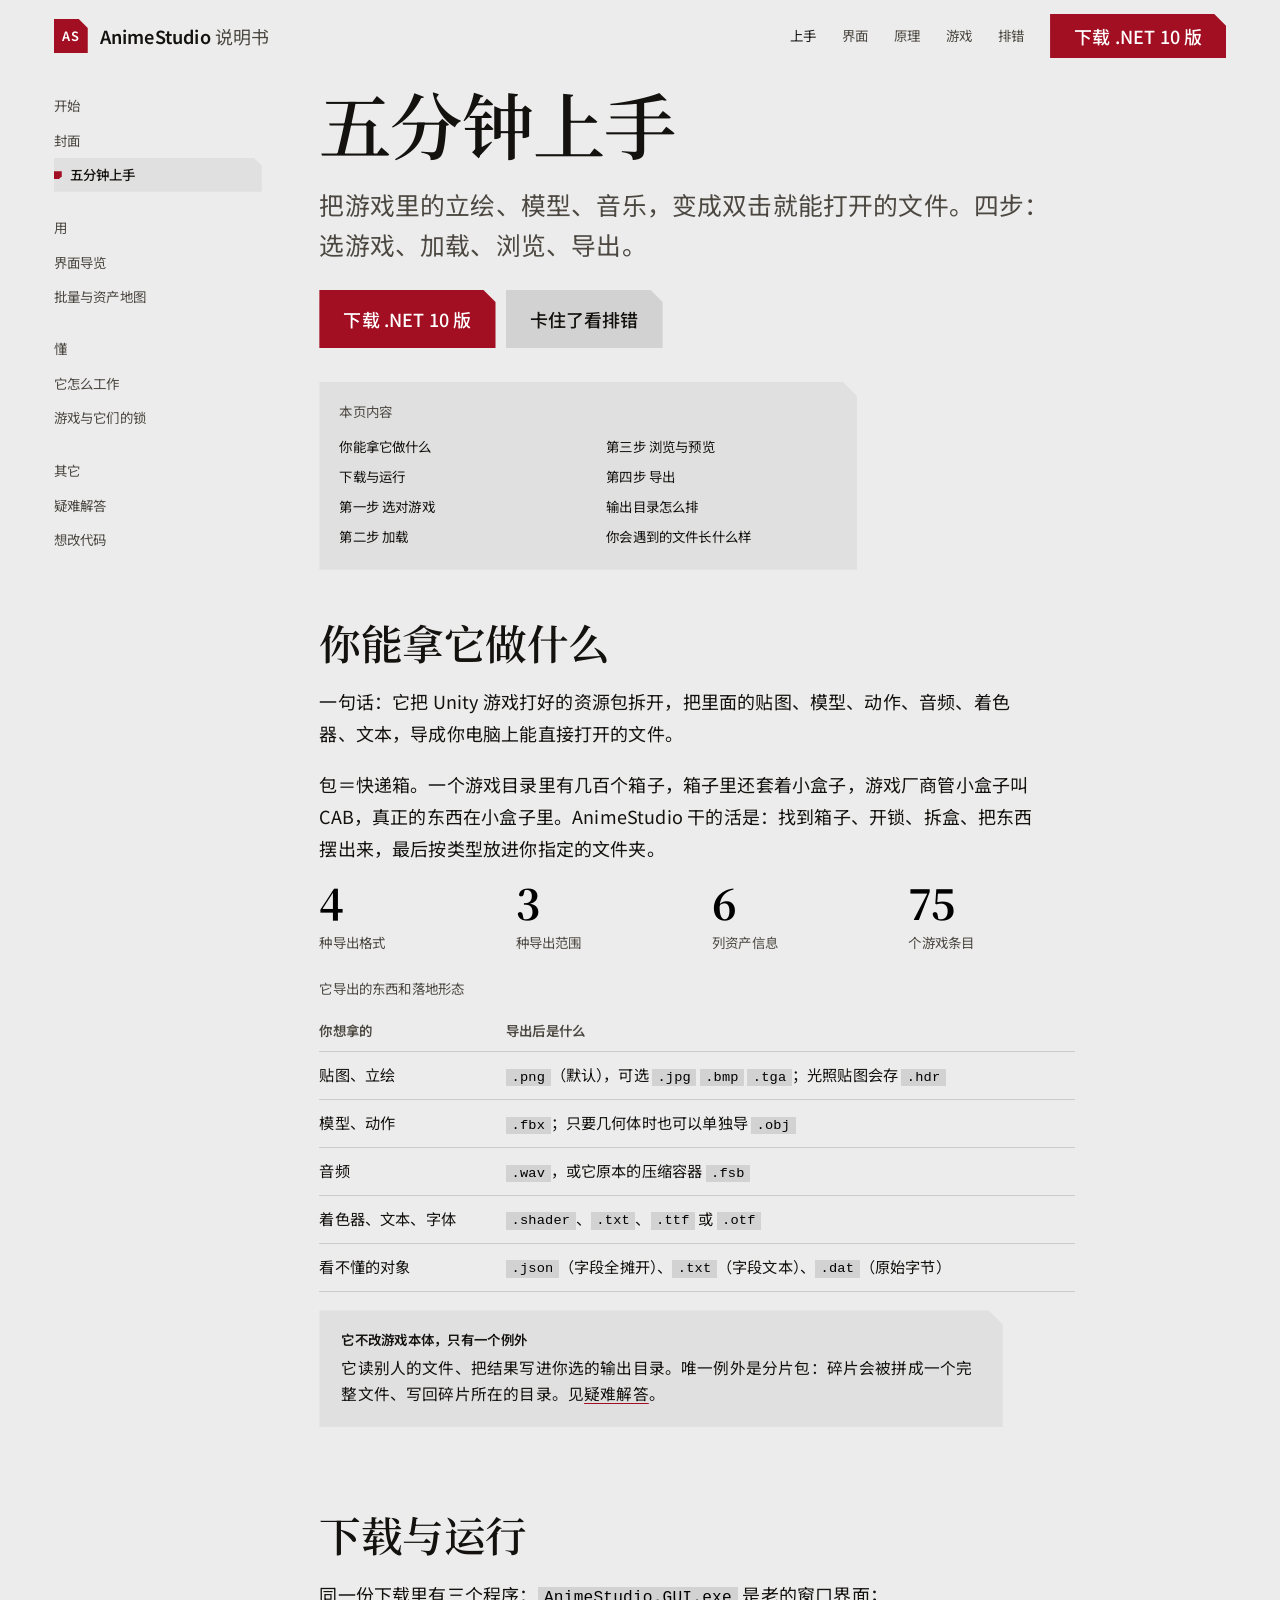
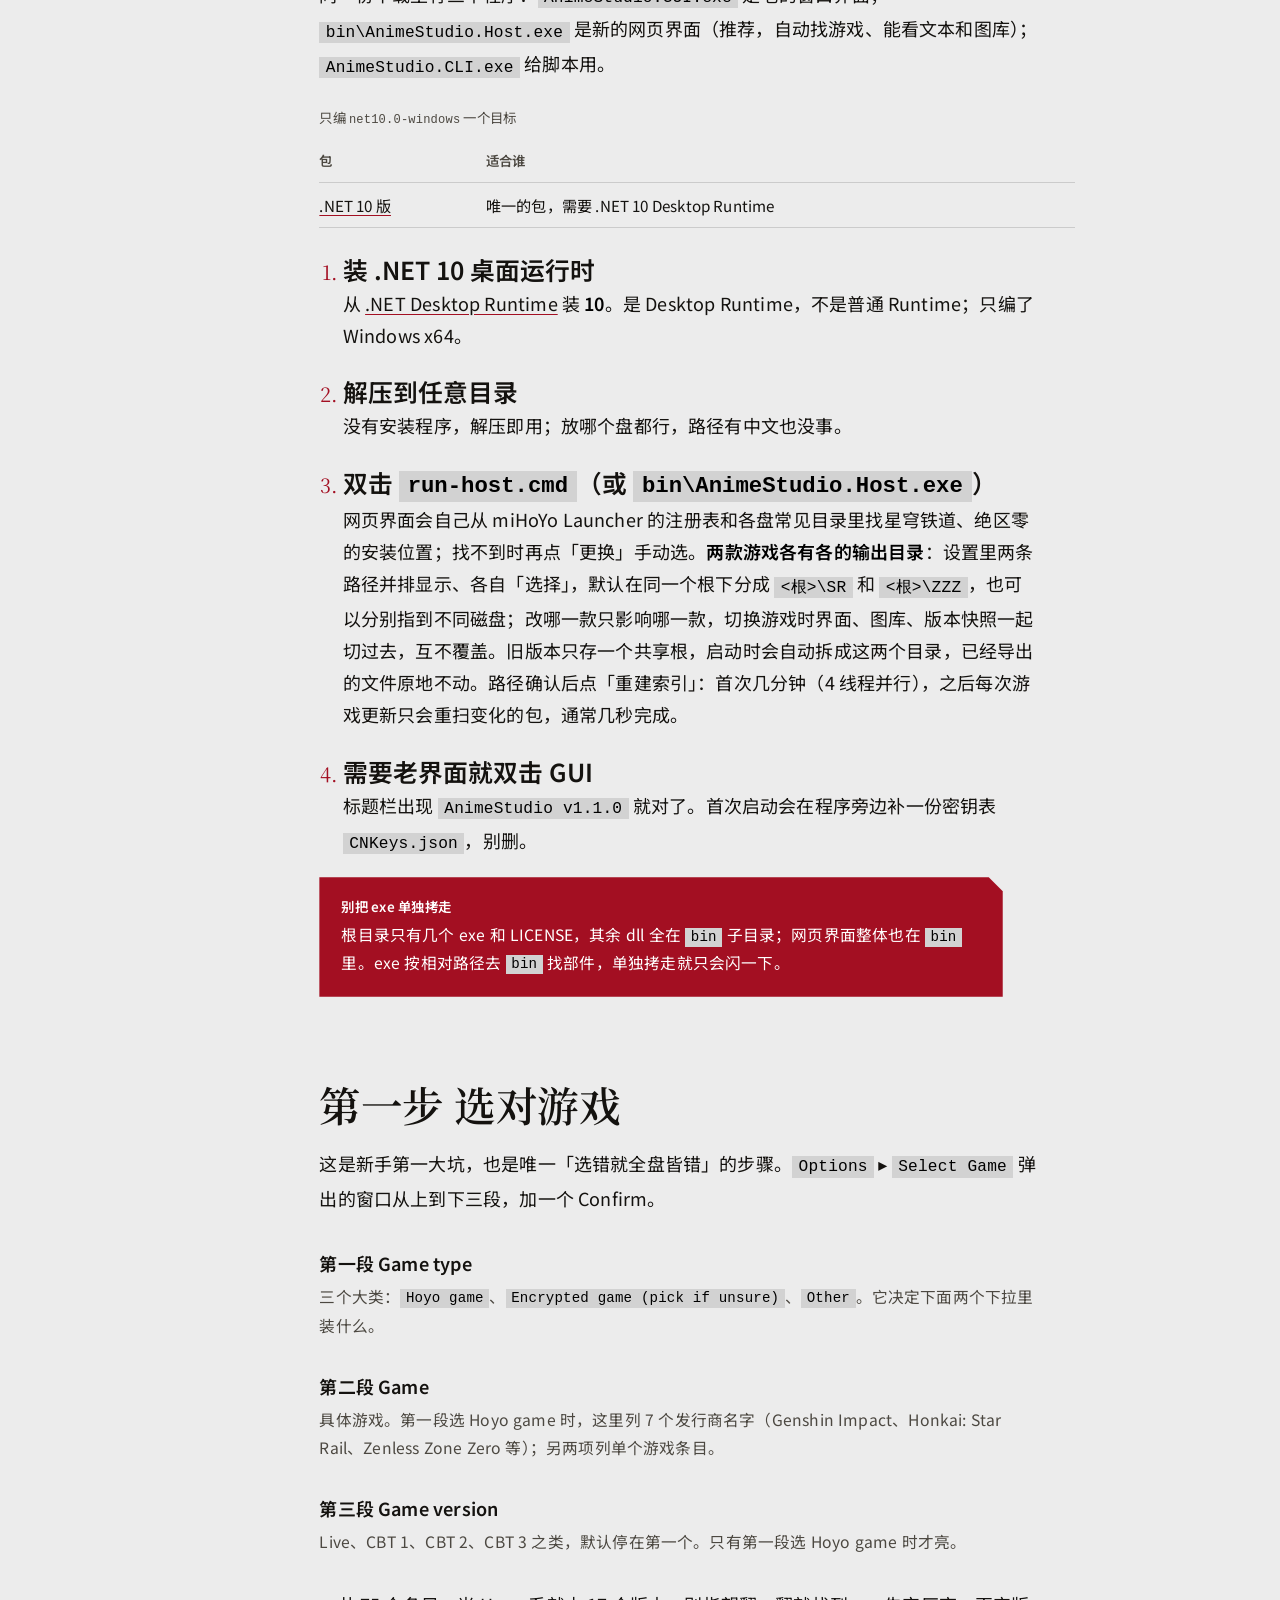
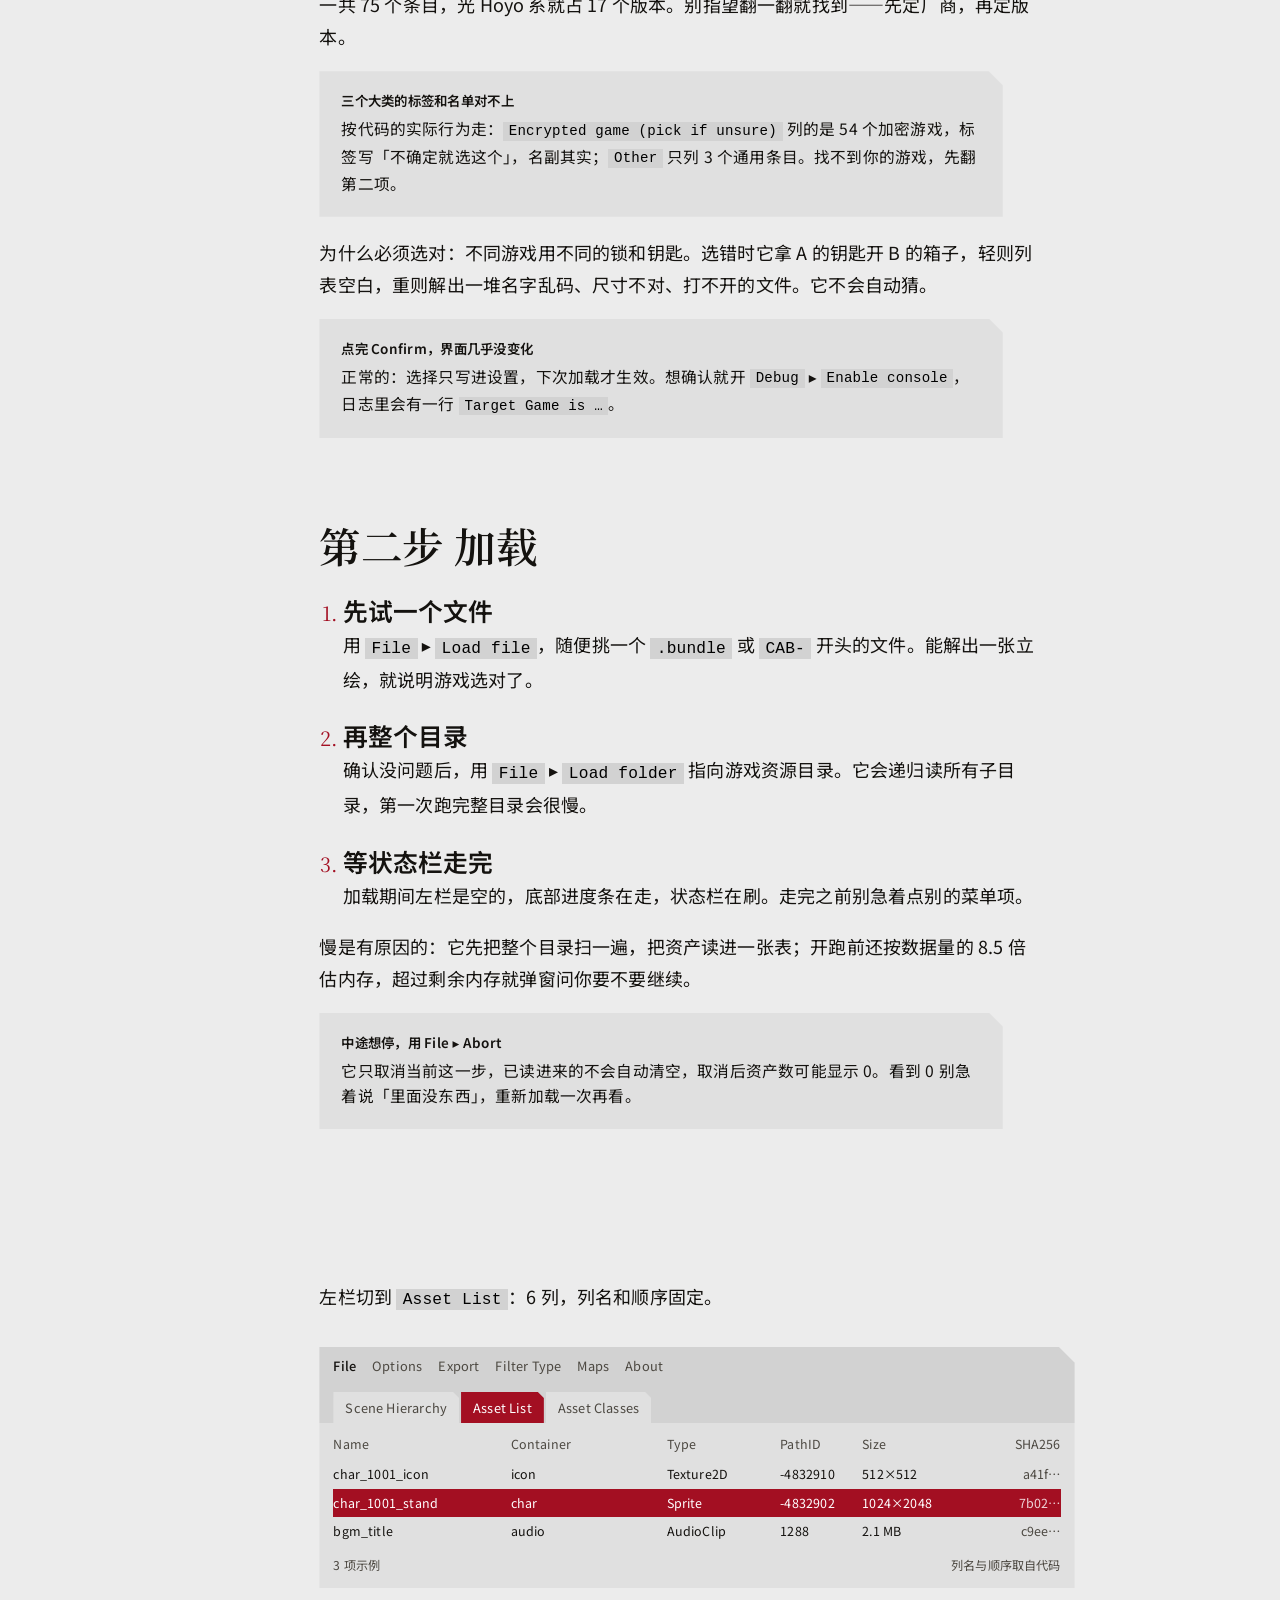
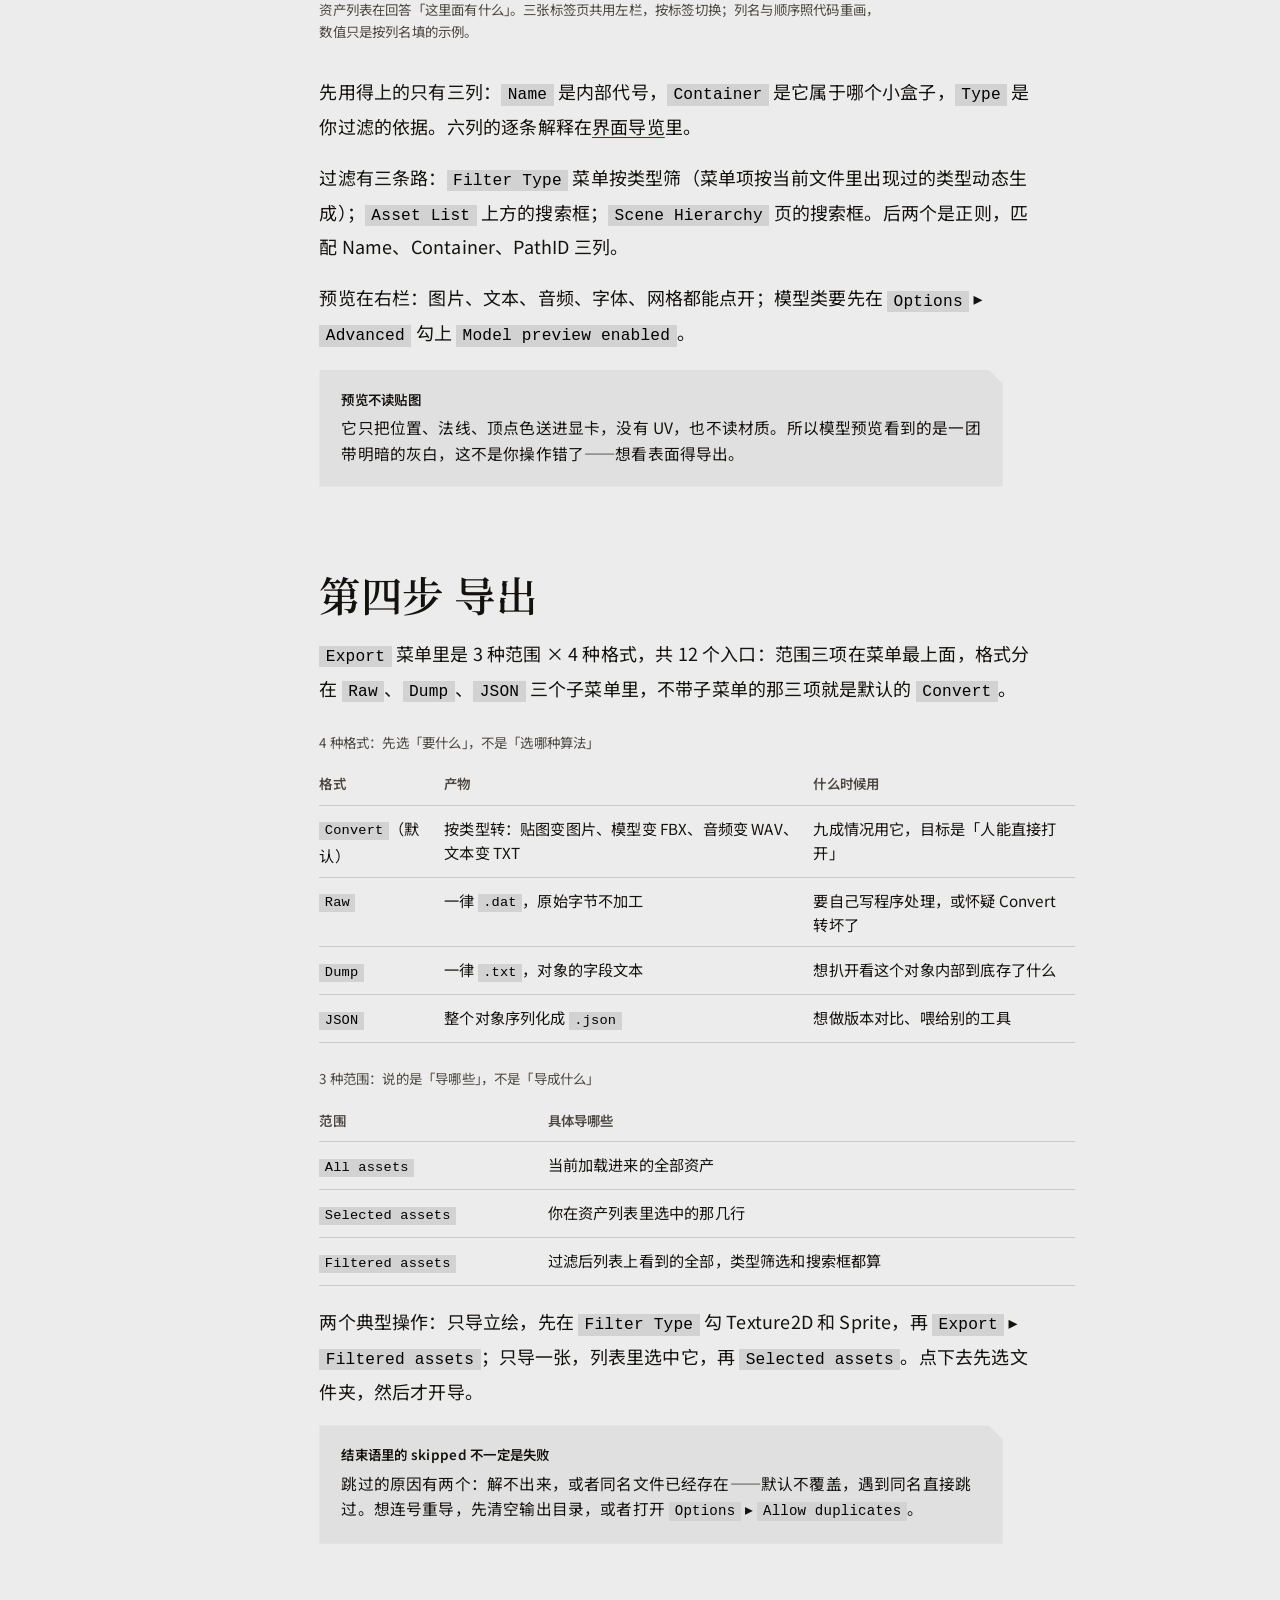
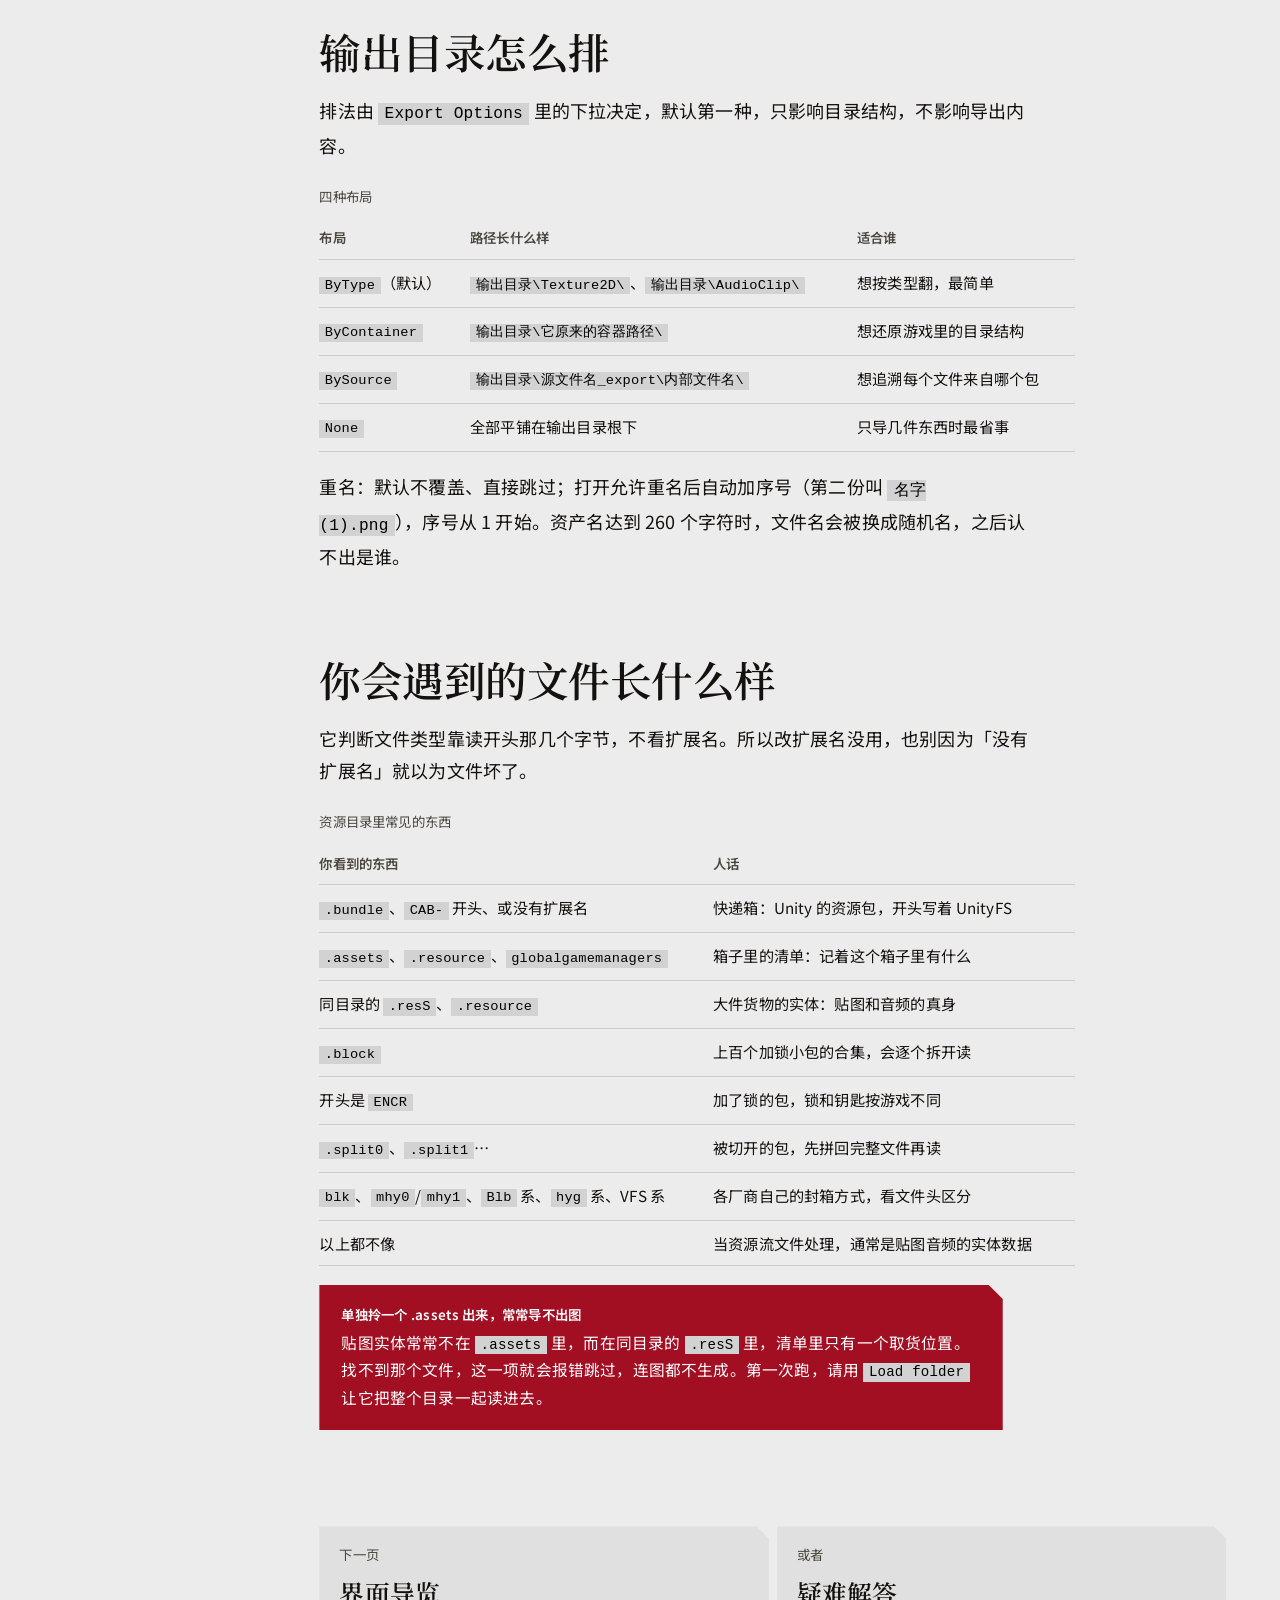
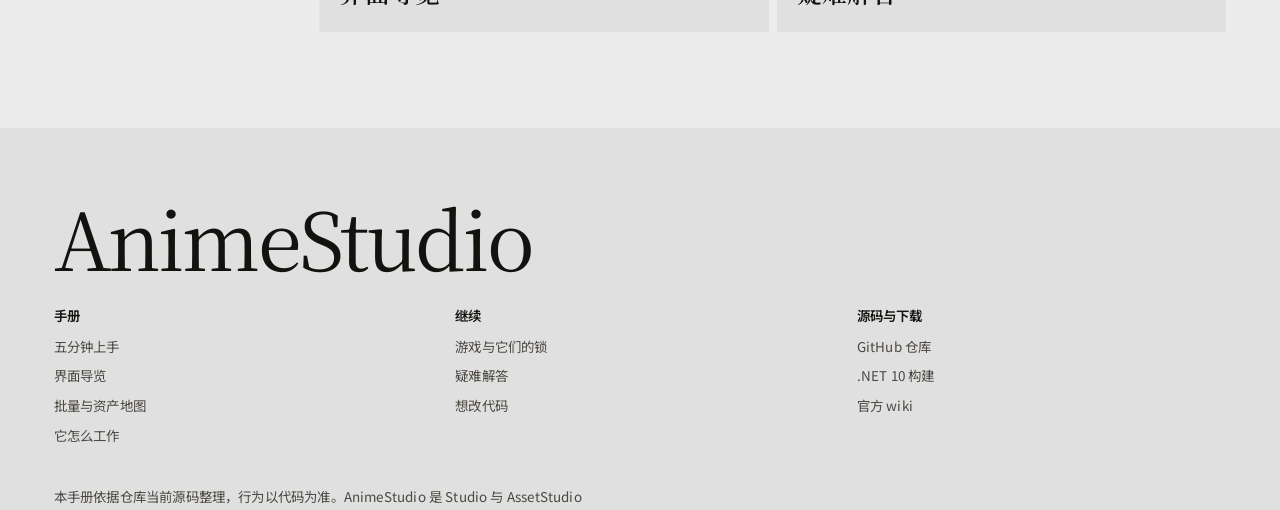
<file: docs/start.html>
<!doctype html>
<html lang="zh-CN">
<head>
<meta charset="utf-8">
<meta name="viewport" content="width=device-width, initial-scale=1">
<title>五分钟上手 · AnimeStudio 说明书</title>
<meta name="description" content="AnimeStudio 五分钟上手：下载哪一版、怎么选对游戏、Load file 与 Load folder 的区别、资产列表的 6 列、3 种范围乘 4 种格式的导出、四种输出目录布局，以及你会遇到的文件形态。">
<link rel="preconnect" href="https://fonts.googleapis.com">
<link rel="preconnect" href="https://fonts.gstatic.com" crossorigin>
<link href="https://fonts.googleapis.com/css2?family=Noto+Sans+SC:wght@400;500;600&family=Noto+Serif+SC:wght@600&display=swap" rel="stylesheet">
<link rel="stylesheet" href="assets/site.css">
</head>
<body data-theme="paper" data-page="start">
<a class="skip" href="#main">跳到正文</a>

<header class="topbar">
  <a class="mark" href="index.html">
    <span class="mark-plate">AS</span>
    <span>AnimeStudio<span class="mark-sub"> 说明书</span></span>
  </a>
  <button class="navtoggle" data-navtoggle aria-expanded="false">目录</button>
  <nav class="topnav" data-topnav aria-label="主导航">
    <a href="start.html" aria-current="page">上手</a>
    <a href="gui.html">界面</a>
    <a href="pipeline.html">原理</a>
    <a href="games.html">游戏</a>
    <a href="faq.html">排错</a>
    <a class="btn" href="https://nightly.link/Escartem/AnimeStudio/workflows/build/master/AnimeStudio-net10.zip">下载 .NET 10 版</a>
  </nav>
</header>

<div class="wrap shell">
  <aside class="sidenav" aria-label="手册目录">
    <div class="sidenav-group">
      <p class="sidenav-title">开始</p>
      <a href="index.html">封面</a>
      <a href="start.html" aria-current="page">五分钟上手</a>
    </div>
    <div class="sidenav-group">
      <p class="sidenav-title">用</p>
      <a href="gui.html">界面导览</a>
      <a href="batch.html">批量与资产地图</a>
    </div>
    <div class="sidenav-group">
      <p class="sidenav-title">懂</p>
      <a href="pipeline.html">它怎么工作</a>
      <a href="games.html">游戏与它们的锁</a>
    </div>
    <div class="sidenav-group">
      <p class="sidenav-title">其它</p>
      <a href="faq.html">疑难解答</a>
      <a href="dev.html">想改代码</a>
    </div>
  </aside>

  <main class="main" id="main">
    <header class="pagehead">
      <h1>五分钟上手</h1>
      <p class="lead">把游戏里的立绘、模型、音乐，变成双击就能打开的文件。四步：选游戏、加载、浏览、导出。</p>
      <div class="pagehead-extra">
        <a class="btn" href="https://nightly.link/Escartem/AnimeStudio/workflows/build/master/AnimeStudio-net10.zip">下载 .NET 10 版</a>
        <a class="btn btn-quiet" href="faq.html">卡住了看排错</a>
      </div>
    </header>

    <div class="toc">
      <p>本页内容</p>
      <a href="#what">你能拿它做什么</a>
      <a href="#install">下载与运行</a>
      <a href="#game">第一步 选对游戏</a>
      <a href="#load">第二步 加载</a>
      <a href="#browse">第三步 浏览与预览</a>
      <a href="#export">第四步 导出</a>
      <a href="#layout">输出目录怎么排</a>
      <a href="#files">你会遇到的文件长什么样</a>
    </div>

    <div class="prose">
      <h2 id="what">你能拿它做什么</h2>
      <p>一句话：它把 Unity 游戏打好的资源包拆开，把里面的贴图、模型、动作、音频、着色器、文本，导成你电脑上能直接打开的文件。</p>
      <p>包＝快递箱。一个游戏目录里有几百个箱子，箱子里还套着小盒子，游戏厂商管小盒子叫 CAB，真正的东西在小盒子里。AnimeStudio 干的活是：找到箱子、开锁、拆盒、把东西摆出来，最后按类型放进你指定的文件夹。</p>

      <div class="facts">
        <div class="fact"><b>4</b><span>种导出格式</span></div>
        <div class="fact"><b>3</b><span>种导出范围</span></div>
        <div class="fact"><b>6</b><span>列资产信息</span></div>
        <div class="fact"><b>75</b><span>个游戏条目</span></div>
      </div>

      <div class="table-wrap">
        <table>
          <caption>它导出的东西和落地形态</caption>
          <thead>
            <tr><th>你想拿的</th><th>导出后是什么</th></tr>
          </thead>
          <tbody>
            <tr><td>贴图、立绘</td><td><code>.png</code>（默认），可选 <code>.jpg</code> <code>.bmp</code> <code>.tga</code>；光照贴图会存 <code>.hdr</code></td></tr>
            <tr><td>模型、动作</td><td><code>.fbx</code>；只要几何体时也可以单独导 <code>.obj</code></td></tr>
            <tr><td>音频</td><td><code>.wav</code>，或它原本的压缩容器 <code>.fsb</code></td></tr>
            <tr><td>着色器、文本、字体</td><td><code>.shader</code>、<code>.txt</code>、<code>.ttf</code> 或 <code>.otf</code></td></tr>
            <tr><td>看不懂的对象</td><td><code>.json</code>（字段全摊开）、<code>.txt</code>（字段文本）、<code>.dat</code>（原始字节）</td></tr>
          </tbody>
        </table>
      </div>

      <div class="callout">
        <h3>它不改游戏本体，只有一个例外</h3>
        <p>它读别人的文件、把结果写进你选的输出目录。唯一例外是分片包：碎片会被拼成一个完整文件、写回碎片所在的目录。见<a href="faq.html">疑难解答</a>。</p>
      </div>

      <h2 id="install">下载与运行</h2>
      <p>同一份下载里有三个程序：<code>AnimeStudio.GUI.exe</code> 是老的窗口界面；<code>bin\AnimeStudio.Host.exe</code> 是新的网页界面（推荐，自动找游戏、能看文本和图库）；<code>AnimeStudio.CLI.exe</code> 给脚本用。</p>

      <div class="table-wrap">
        <table>
          <caption>只编 <code>net10.0-windows</code> 一个目标</caption>
          <thead>
            <tr><th>包</th><th>适合谁</th></tr>
          </thead>
          <tbody>
            <tr><td><a href="https://nightly.link/Escartem/AnimeStudio/workflows/build/master/AnimeStudio-net10.zip">.NET 10 版</a></td><td>唯一的包，需要 .NET 10 Desktop Runtime</td></tr>
          </tbody>
        </table>
      </div>

      <ol class="steps">
        <li>
          <h3>装 .NET 10 桌面运行时</h3>
          <p>从 <a href="https://dotnet.microsoft.com/download/dotnet">.NET Desktop Runtime</a> 装 <strong>10</strong>。是 Desktop Runtime，不是普通 Runtime；只编了 Windows x64。</p>
        </li>
        <li>
          <h3>解压到任意目录</h3>
          <p>没有安装程序，解压即用；放哪个盘都行，路径有中文也没事。</p>
        </li>
        <li>
          <h3>双击 <code>run-host.cmd</code>（或 <code>bin\AnimeStudio.Host.exe</code>）</h3>
          <p>网页界面会自己从 miHoYo Launcher 的注册表和各盘常见目录里找星穹铁道、绝区零的安装位置；找不到时再点「更换」手动选。<strong>两款游戏各有各的输出目录</strong>：设置里两条路径并排显示、各自「选择」，默认在同一个根下分成 <code>&lt;根&gt;\SR</code> 和 <code>&lt;根&gt;\ZZZ</code>，也可以分别指到不同磁盘；改哪一款只影响哪一款，切换游戏时界面、图库、版本快照一起切过去，互不覆盖。旧版本只存一个共享根，启动时会自动拆成这两个目录，已经导出的文件原地不动。路径确认后点「重建索引」：首次几分钟（4 线程并行），之后每次游戏更新只会重扫变化的包，通常几秒完成。</p>
        </li>
        <li>
          <h3>需要老界面就双击 GUI</h3>
          <p>标题栏出现 <code>AnimeStudio v1.1.0</code> 就对了。首次启动会在程序旁边补一份密钥表 <code>CNKeys.json</code>，别删。</p>
        </li>
      </ol>

      <div class="callout callout-warn">
        <h3>别把 exe 单独拷走</h3>
        <p>根目录只有几个 exe 和 LICENSE，其余 dll 全在 <code>bin</code> 子目录；网页界面整体也在 <code>bin</code> 里。exe 按相对路径去 <code>bin</code> 找部件，单独拷走就只会闪一下。</p>
      </div>

      <h2 id="game">第一步 选对游戏</h2>
      <p>这是新手第一大坑，也是唯一「选错就全盘皆错」的步骤。<code>Options</code> ▸ <code>Select Game</code> 弹出的窗口从上到下三段，加一个 Confirm。</p>

      <dl class="kv">
        <div>
          <dt>第一段 Game type</dt>
          <dd>三个大类：<code>Hoyo game</code>、<code>Encrypted game (pick if unsure)</code>、<code>Other</code>。它决定下面两个下拉里装什么。</dd>
        </div>
        <div>
          <dt>第二段 Game</dt>
          <dd>具体游戏。第一段选 Hoyo game 时，这里列 7 个发行商名字（Genshin Impact、Honkai: Star Rail、Zenless Zone Zero 等）；另两项列单个游戏条目。</dd>
        </div>
        <div>
          <dt>第三段 Game version</dt>
          <dd>Live、CBT 1、CBT 2、CBT 3 之类，默认停在第一个。只有第一段选 Hoyo game 时才亮。</dd>
        </div>
      </dl>

      <p>一共 75 个条目，光 Hoyo 系就占 17 个版本。别指望翻一翻就找到——先定厂商，再定版本。</p>

      <div class="callout">
        <h3>三个大类的标签和名单对不上</h3>
        <p>按代码的实际行为走：<code>Encrypted game (pick if unsure)</code> 列的是 54 个加密游戏，标签写「不确定就选这个」，名副其实；<code>Other</code> 只列 3 个通用条目。找不到你的游戏，先翻第二项。</p>
      </div>

      <p>为什么必须选对：不同游戏用不同的锁和钥匙。选错时它拿 A 的钥匙开 B 的箱子，轻则列表空白，重则解出一堆名字乱码、尺寸不对、打不开的文件。它不会自动猜。</p>

      <div class="callout">
        <h3>点完 Confirm，界面几乎没变化</h3>
        <p>正常的：选择只写进设置，下次加载才生效。想确认就开 <code>Debug</code> ▸ <code>Enable console</code>，日志里会有一行 <code>Target Game is …</code>。</p>
      </div>

      <h2 id="load">第二步 加载</h2>
      <ol class="steps">
        <li>
          <h3>先试一个文件</h3>
          <p>用 <code>File</code> ▸ <code>Load file</code>，随便挑一个 <code>.bundle</code> 或 <code>CAB-</code> 开头的文件。能解出一张立绘，就说明游戏选对了。</p>
        </li>
        <li>
          <h3>再整个目录</h3>
          <p>确认没问题后，用 <code>File</code> ▸ <code>Load folder</code> 指向游戏资源目录。它会递归读所有子目录，第一次跑完整目录会很慢。</p>
        </li>
        <li>
          <h3>等状态栏走完</h3>
          <p>加载期间左栏是空的，底部进度条在走，状态栏在刷。走完之前别急着点别的菜单项。</p>
        </li>
      </ol>

      <p>慢是有原因的：它先把整个目录扫一遍，把资产读进一张表；开跑前还按数据量的 8.5 倍估内存，超过剩余内存就弹窗问你要不要继续。</p>

      <div class="callout">
        <h3>中途想停，用 File ▸ Abort</h3>
        <p>它只取消当前这一步，已读进来的不会自动清空，取消后资产数可能显示 0。看到 0 别急着说「里面没东西」，重新加载一次再看。</p>
      </div>

      <h2 id="browse">第三步 浏览与预览</h2>
      <p>左栏切到 <code>Asset List</code>：6 列，列名和顺序固定。</p>

      <figure class="plate">
        <div class="ui" data-ui>
          <div class="ui-bar"><b>File</b><span>Options</span><span>Export</span><span>Filter Type</span><span>Maps</span><span>About</span></div>
          <div class="ui-tabs">
            <span class="ui-tab" aria-selected="false">Scene Hierarchy</span>
            <span class="ui-tab" aria-selected="true">Asset List</span>
            <span class="ui-tab" aria-selected="false">Asset Classes</span>
          </div>
          <div class="ui-body">
            <div class="ui-cols"><span>Name</span><span>Container</span><span>Type</span><span>PathID</span><span>Size</span><span>SHA256</span></div>
            <div class="ui-rowline"><span>char_1001_icon</span><span>icon</span><span>Texture2D</span><span>-4832910</span><span>512×512</span><span>a41f…</span></div>
            <div class="ui-rowline is-selected"><span>char_1001_stand</span><span>char</span><span>Sprite</span><span>-4832902</span><span>1024×2048</span><span>7b02…</span></div>
            <div class="ui-rowline"><span>bgm_title</span><span>audio</span><span>AudioClip</span><span>1288</span><span>2.1 MB</span><span>c9ee…</span></div>
            <div class="ui-foot"><span>3 项示例</span><span>列名与顺序取自代码</span></div>
          </div>
        </div>
        <figcaption>资产列表在回答「这里面有什么」。三张标签页共用左栏，按标签切换；列名与顺序照代码重画，数值只是按列名填的示例。</figcaption>
      </figure>

      <p>先用得上的只有三列：<code>Name</code> 是内部代号，<code>Container</code> 是它属于哪个小盒子，<code>Type</code> 是你过滤的依据。六列的逐条解释在<a href="gui.html">界面导览</a>里。</p>

      <p>过滤有三条路：<code>Filter Type</code> 菜单按类型筛（菜单项按当前文件里出现过的类型动态生成）；<code>Asset List</code> 上方的搜索框；<code>Scene Hierarchy</code> 页的搜索框。后两个是正则，匹配 Name、Container、PathID 三列。</p>

      <p>预览在右栏：图片、文本、音频、字体、网格都能点开；模型类要先在 <code>Options</code> ▸ <code>Advanced</code> 勾上 <code>Model preview enabled</code>。</p>

      <div class="callout">
        <h3>预览不读贴图</h3>
        <p>它只把位置、法线、顶点色送进显卡，没有 UV，也不读材质。所以模型预览看到的是一团带明暗的灰白，这不是你操作错了——想看表面得导出。</p>
      </div>

      <h2 id="export">第四步 导出</h2>
      <p><code>Export</code> 菜单里是 3 种范围 × 4 种格式，共 12 个入口：范围三项在菜单最上面，格式分在 <code>Raw</code>、<code>Dump</code>、<code>JSON</code> 三个子菜单里，不带子菜单的那三项就是默认的 <code>Convert</code>。</p>

      <div class="table-wrap">
        <table>
          <caption>4 种格式：先选「要什么」，不是「选哪种算法」</caption>
          <thead>
            <tr><th>格式</th><th>产物</th><th>什么时候用</th></tr>
          </thead>
          <tbody>
            <tr><td><code>Convert</code>（默认）</td><td>按类型转：贴图变图片、模型变 FBX、音频变 WAV、文本变 TXT</td><td>九成情况用它，目标是「人能直接打开」</td></tr>
            <tr><td><code>Raw</code></td><td>一律 <code>.dat</code>，原始字节不加工</td><td>要自己写程序处理，或怀疑 Convert 转坏了</td></tr>
            <tr><td><code>Dump</code></td><td>一律 <code>.txt</code>，对象的字段文本</td><td>想扒开看这个对象内部到底存了什么</td></tr>
            <tr><td><code>JSON</code></td><td>整个对象序列化成 <code>.json</code></td><td>想做版本对比、喂给别的工具</td></tr>
          </tbody>
        </table>
      </div>

      <div class="table-wrap">
        <table>
          <caption>3 种范围：说的是「导哪些」，不是「导成什么」</caption>
          <thead>
            <tr><th>范围</th><th>具体导哪些</th></tr>
          </thead>
          <tbody>
            <tr><td><code>All assets</code></td><td>当前加载进来的全部资产</td></tr>
            <tr><td><code>Selected assets</code></td><td>你在资产列表里选中的那几行</td></tr>
            <tr><td><code>Filtered assets</code></td><td>过滤后列表上看到的全部，类型筛选和搜索框都算</td></tr>
          </tbody>
        </table>
      </div>

      <p>两个典型操作：只导立绘，先在 <code>Filter Type</code> 勾 Texture2D 和 Sprite，再 <code>Export</code> ▸ <code>Filtered assets</code>；只导一张，列表里选中它，再 <code>Selected assets</code>。点下去先选文件夹，然后才开导。</p>

      <div class="callout">
        <h3>结束语里的 skipped 不一定是失败</h3>
        <p>跳过的原因有两个：解不出来，或者同名文件已经存在——默认不覆盖，遇到同名直接跳过。想连号重导，先清空输出目录，或者打开 <code>Options</code> ▸ <code>Allow duplicates</code>。</p>
      </div>

      <h2 id="layout">输出目录怎么排</h2>
      <p>排法由 <code>Export Options</code> 里的下拉决定，默认第一种，只影响目录结构，不影响导出内容。</p>

      <div class="table-wrap">
        <table>
          <caption>四种布局</caption>
          <thead>
            <tr><th>布局</th><th>路径长什么样</th><th>适合谁</th></tr>
          </thead>
          <tbody>
            <tr><td><code>ByType</code>（默认）</td><td><code>输出目录\Texture2D\</code>、<code>输出目录\AudioClip\</code></td><td>想按类型翻，最简单</td></tr>
            <tr><td><code>ByContainer</code></td><td><code>输出目录\它原来的容器路径\</code></td><td>想还原游戏里的目录结构</td></tr>
            <tr><td><code>BySource</code></td><td><code>输出目录\源文件名_export\内部文件名\</code></td><td>想追溯每个文件来自哪个包</td></tr>
            <tr><td><code>None</code></td><td>全部平铺在输出目录根下</td><td>只导几件东西时最省事</td></tr>
          </tbody>
        </table>
      </div>

      <p>重名：默认不覆盖、直接跳过；打开允许重名后自动加序号（第二份叫 <code>名字 (1).png</code>），序号从 1 开始。资产名达到 260 个字符时，文件名会被换成随机名，之后认不出是谁。</p>

      <h2 id="files">你会遇到的文件长什么样</h2>
      <p>它判断文件类型靠读开头那几个字节，不看扩展名。所以改扩展名没用，也别因为「没有扩展名」就以为文件坏了。</p>

      <div class="table-wrap">
        <table>
          <caption>资源目录里常见的东西</caption>
          <thead>
            <tr><th>你看到的东西</th><th>人话</th></tr>
          </thead>
          <tbody>
            <tr><td><code>.bundle</code>、<code>CAB-</code> 开头、或没有扩展名</td><td>快递箱：Unity 的资源包，开头写着 UnityFS</td></tr>
            <tr><td><code>.assets</code>、<code>.resource</code>、<code>globalgamemanagers</code></td><td>箱子里的清单：记着这个箱子里有什么</td></tr>
            <tr><td>同目录的 <code>.resS</code>、<code>.resource</code></td><td>大件货物的实体：贴图和音频的真身</td></tr>
            <tr><td><code>.block</code></td><td>上百个加锁小包的合集，会逐个拆开读</td></tr>
            <tr><td>开头是 <code>ENCR</code></td><td>加了锁的包，锁和钥匙按游戏不同</td></tr>
            <tr><td><code>.split0</code>、<code>.split1</code>…</td><td>被切开的包，先拼回完整文件再读</td></tr>
            <tr><td><code>blk</code>、<code>mhy0</code>/<code>mhy1</code>、<code>Blb</code> 系、<code>hyg</code> 系、VFS 系</td><td>各厂商自己的封箱方式，看文件头区分</td></tr>
            <tr><td>以上都不像</td><td>当资源流文件处理，通常是贴图音频的实体数据</td></tr>
          </tbody>
        </table>
      </div>

      <div class="callout callout-warn">
        <h3>单独拎一个 .assets 出来，常常导不出图</h3>
        <p>贴图实体常常不在 <code>.assets</code> 里，而在同目录的 <code>.resS</code> 里，清单里只有一个取货位置。找不到那个文件，这一项就会报错跳过，连图都不生成。第一次跑，请用 <code>Load folder</code> 让它把整个目录一起读进去。</p>
      </div>

    </div>

    <nav class="pager" aria-label="继续阅读">
      <a href="gui.html"><span>下一页</span><b>界面导览</b></a>
      <a href="faq.html"><span>或者</span><b>疑难解答</b></a>
    </nav>
  </main>
</div>

<footer class="foot">
  <div class="wrap foot-inner">
    <p class="foot-word">AnimeStudio</p>
    <div class="foot-cols">
      <div>
        <h3>手册</h3>
        <a href="start.html">五分钟上手</a>
        <a href="gui.html">界面导览</a>
        <a href="batch.html">批量与资产地图</a>
        <a href="pipeline.html">它怎么工作</a>
      </div>
      <div>
        <h3>继续</h3>
        <a href="games.html">游戏与它们的锁</a>
        <a href="faq.html">疑难解答</a>
        <a href="dev.html">想改代码</a>
      </div>
      <div>
        <h3>源码与下载</h3>
        <a href="https://github.com/Escartem/AnimeStudio">GitHub 仓库</a>
        <a href="https://nightly.link/Escartem/AnimeStudio/workflows/build/master/AnimeStudio-net10.zip">.NET 10 构建</a>
        <a href="https://github.com/Escartem/AnimeStudio/wiki">官方 wiki</a>
      </div>
    </div>
    <p class="foot-note">本手册依据仓库当前源码整理，行为以代码为准。AnimeStudio 是 Studio 与 AssetStudio 的衍生项目，作者 Escartem。请只处理你有权处理的文件，并遵守游戏的服务条款。</p>
  </div>
</footer>

<script src="assets/site.js"></script>
</body>
</html>
</file>
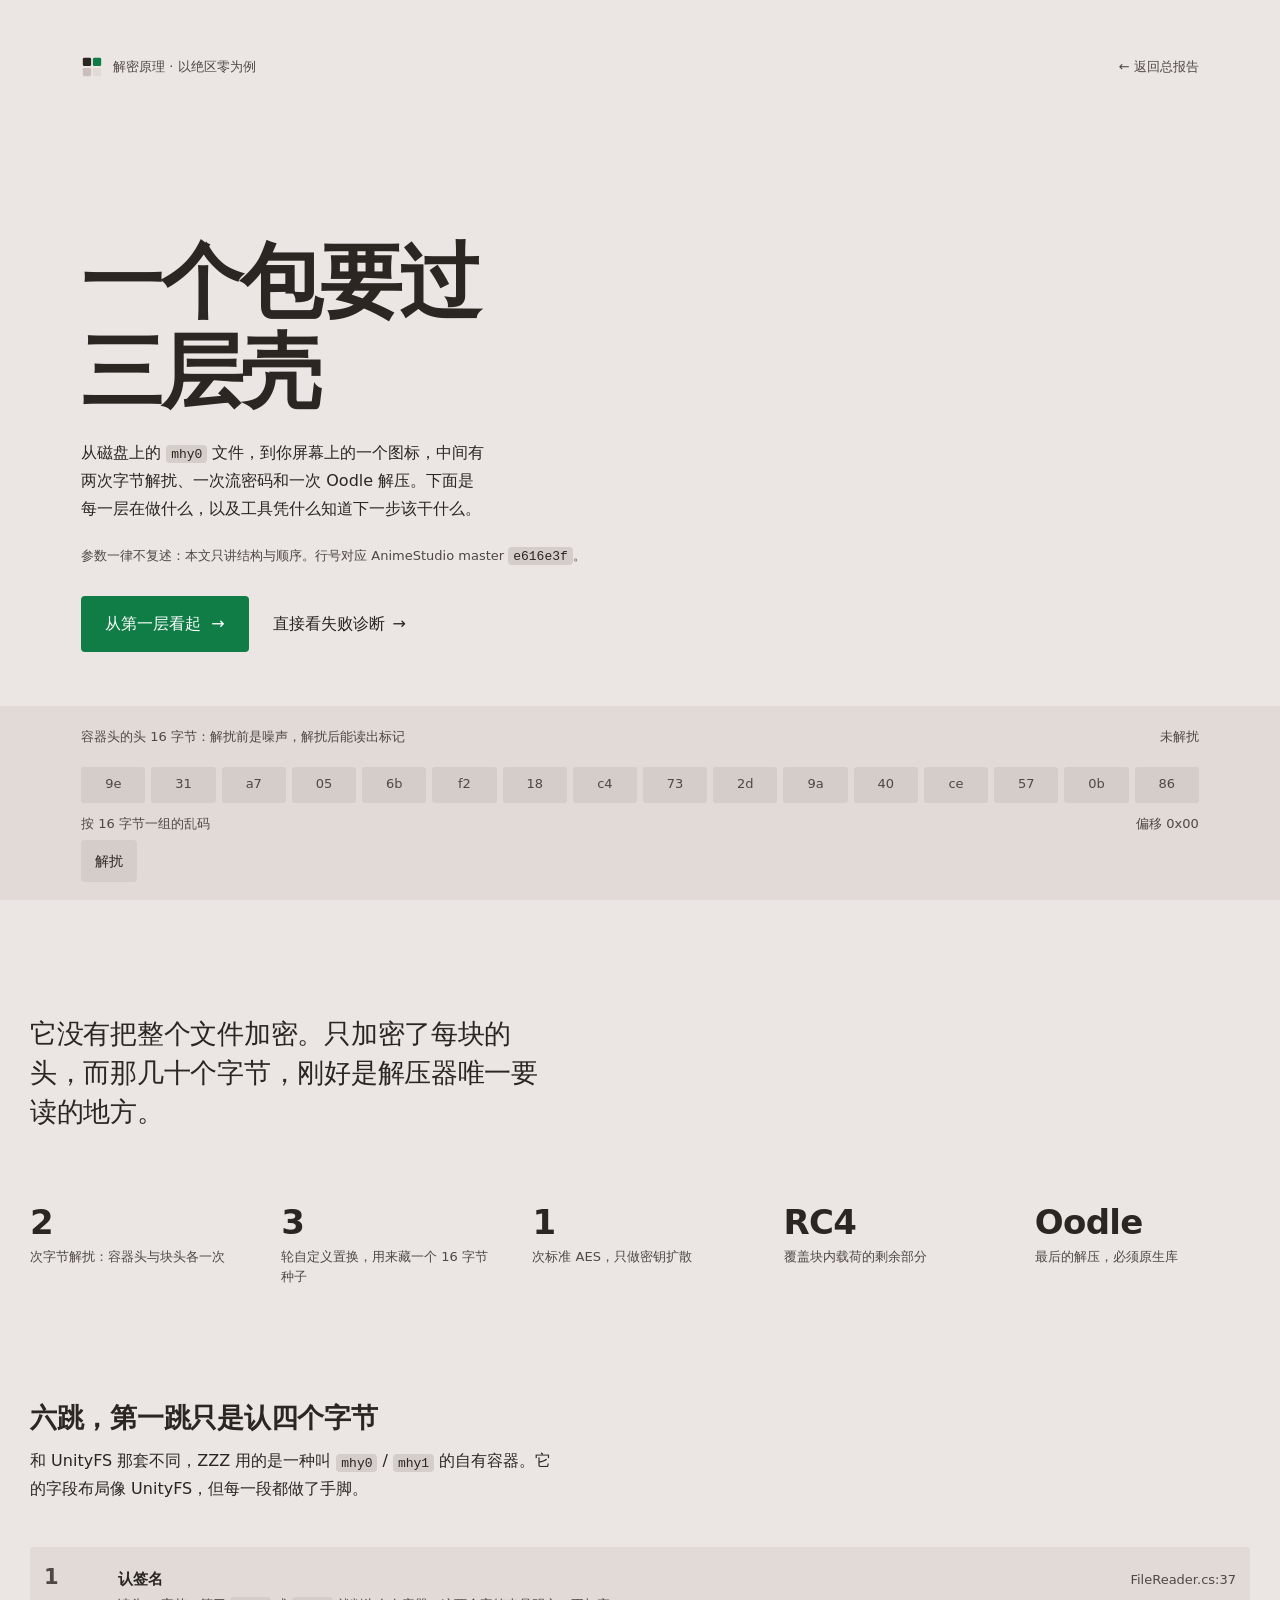
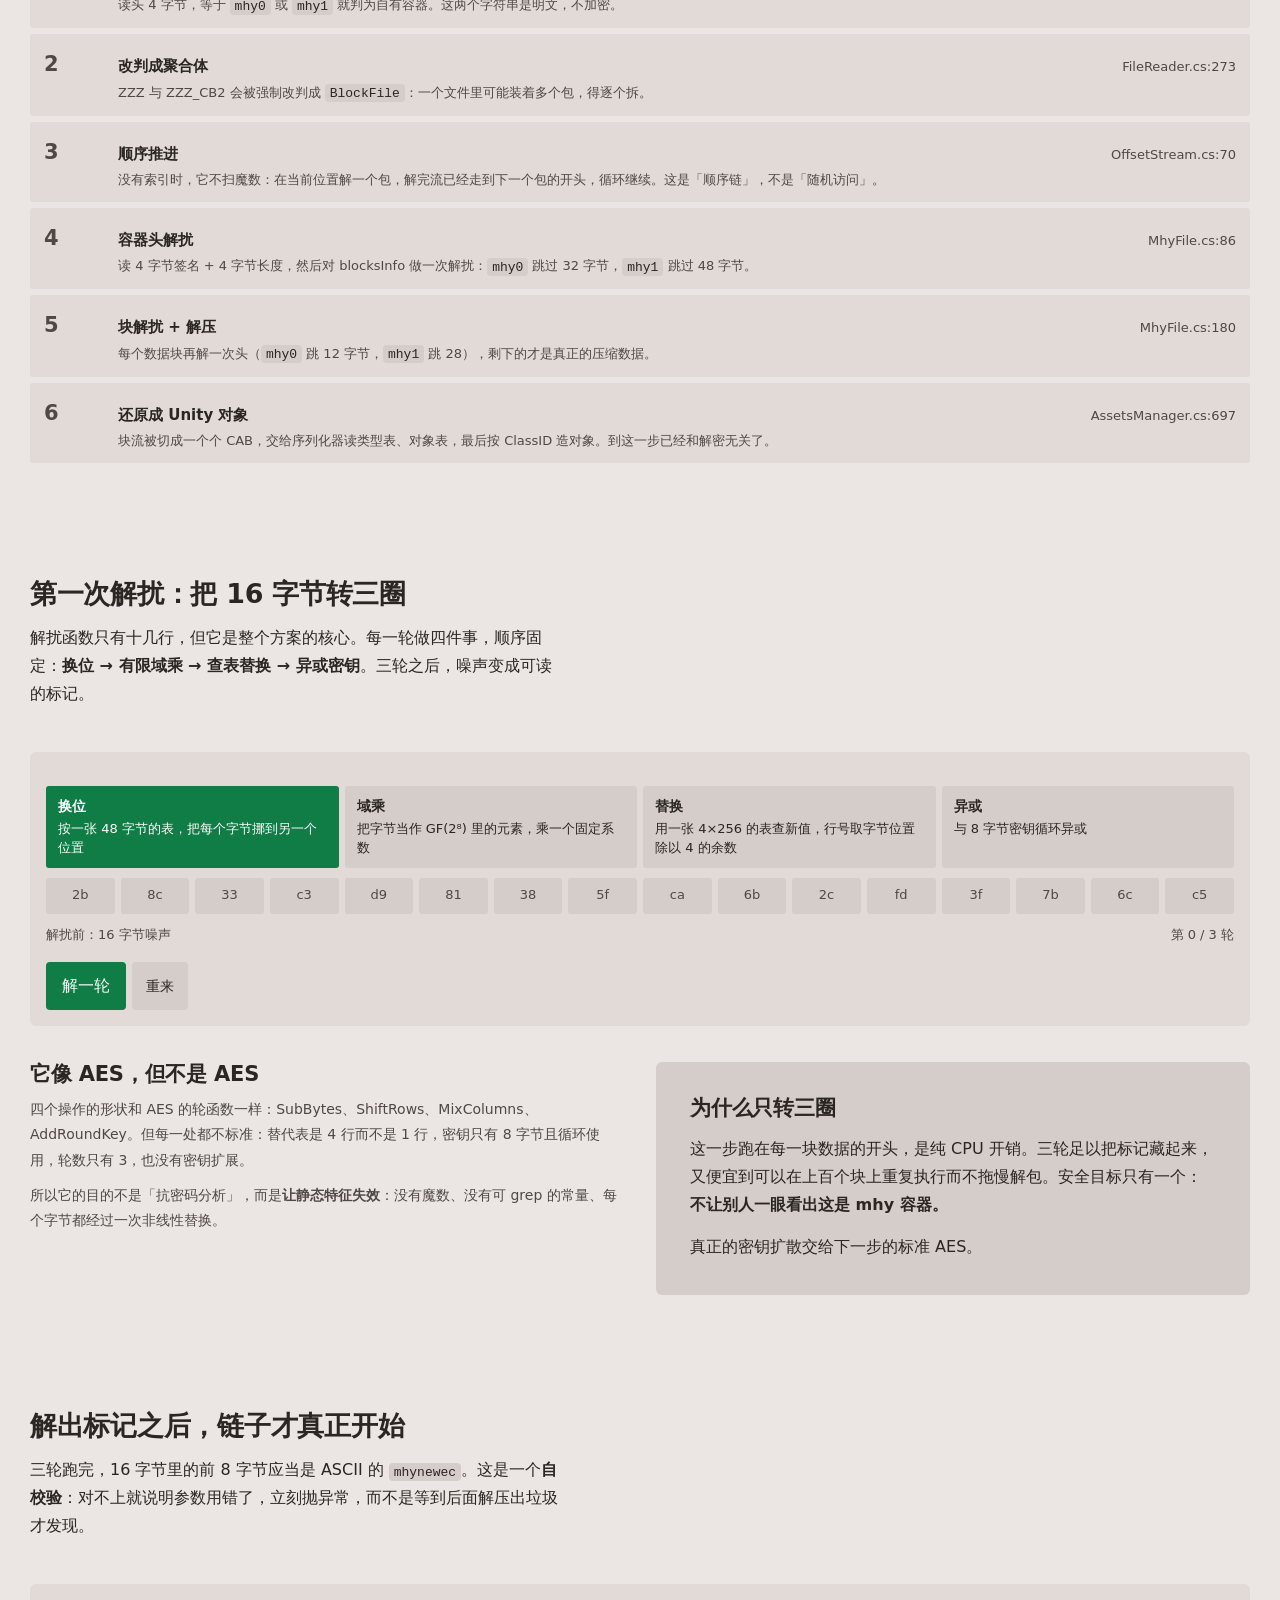
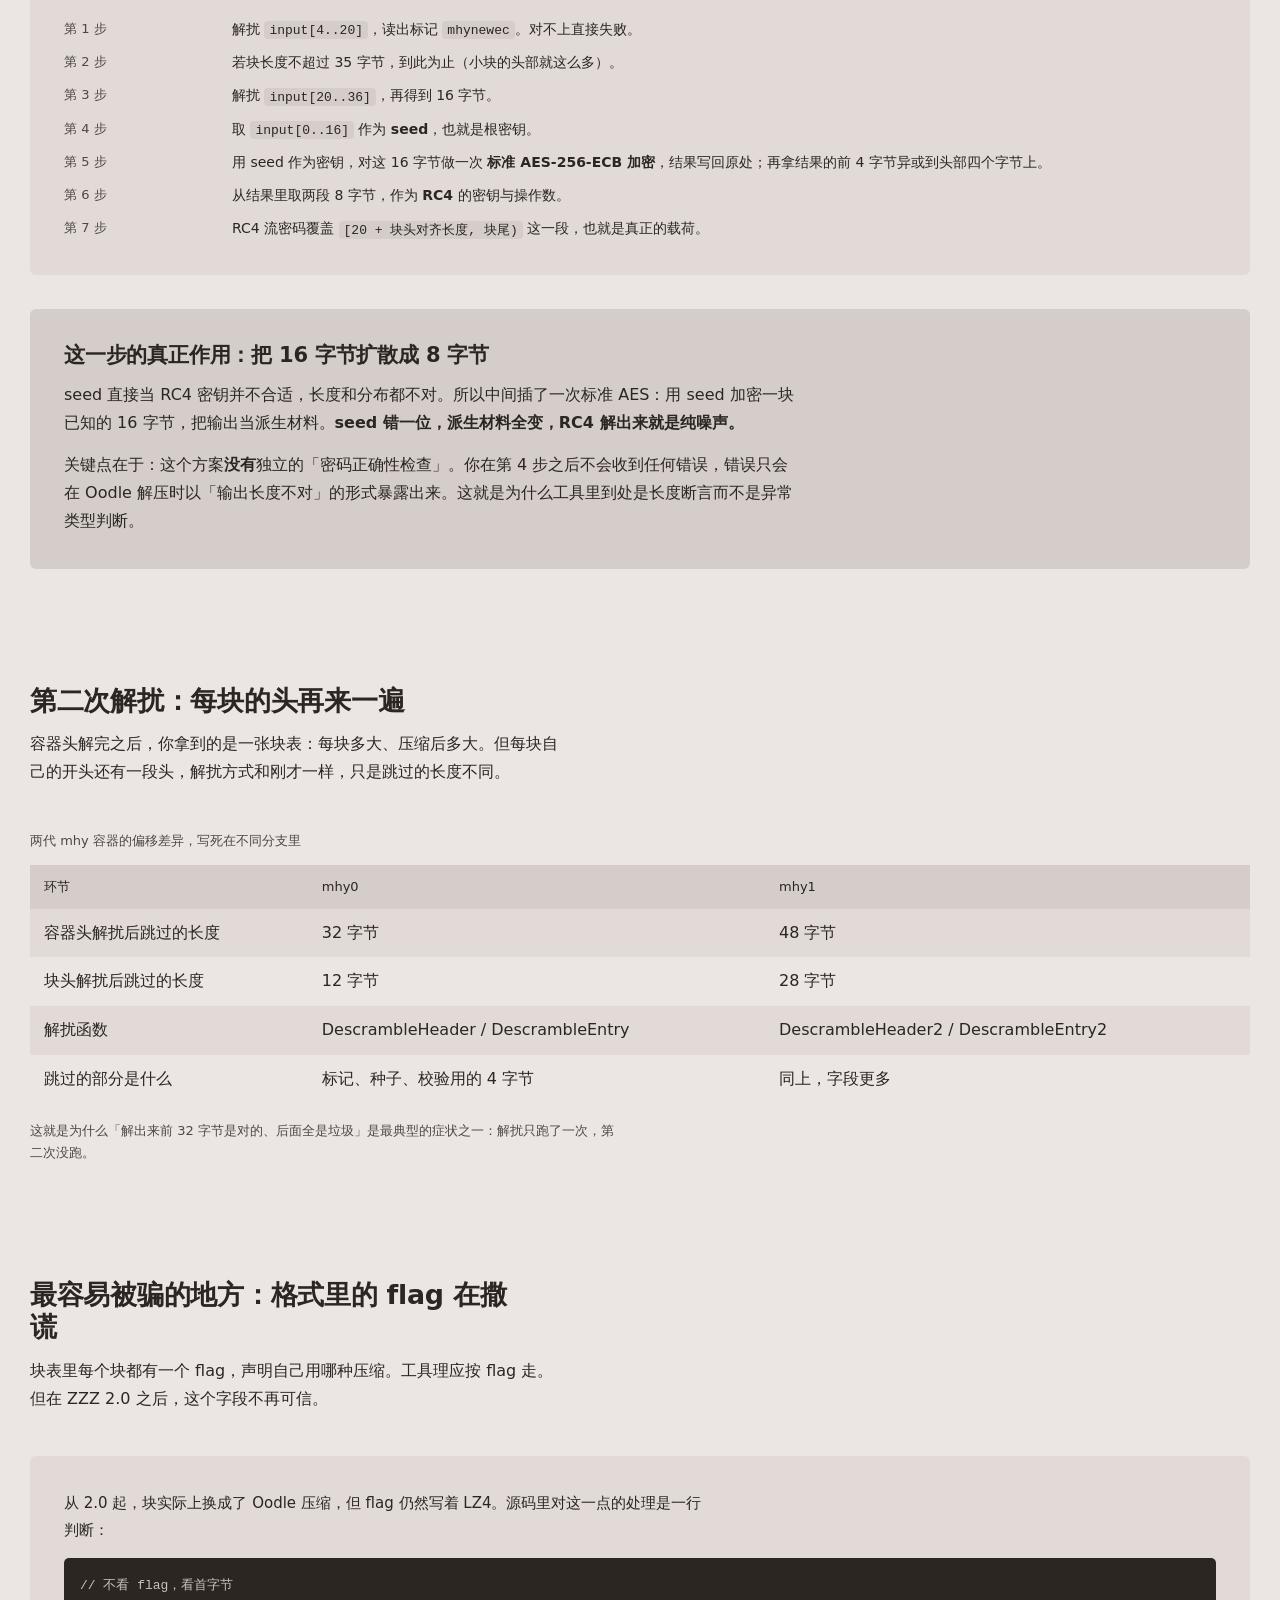
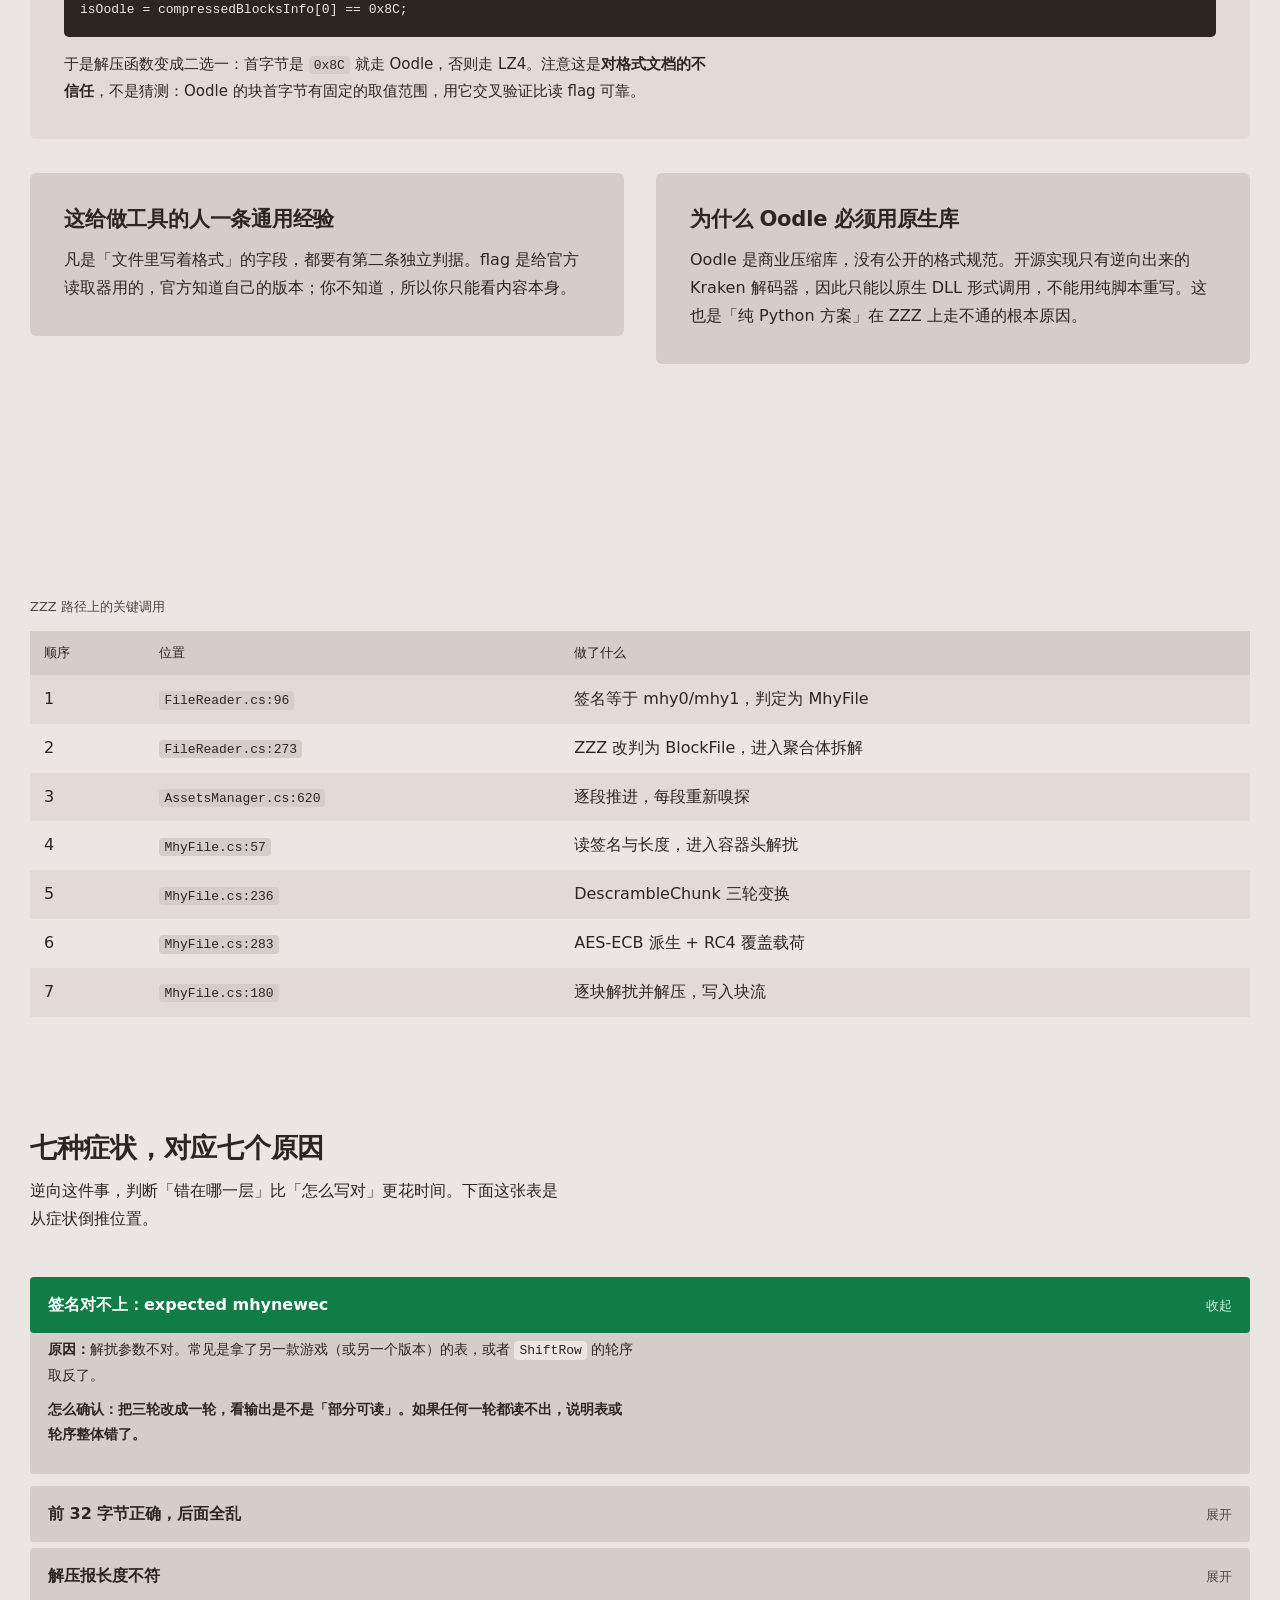
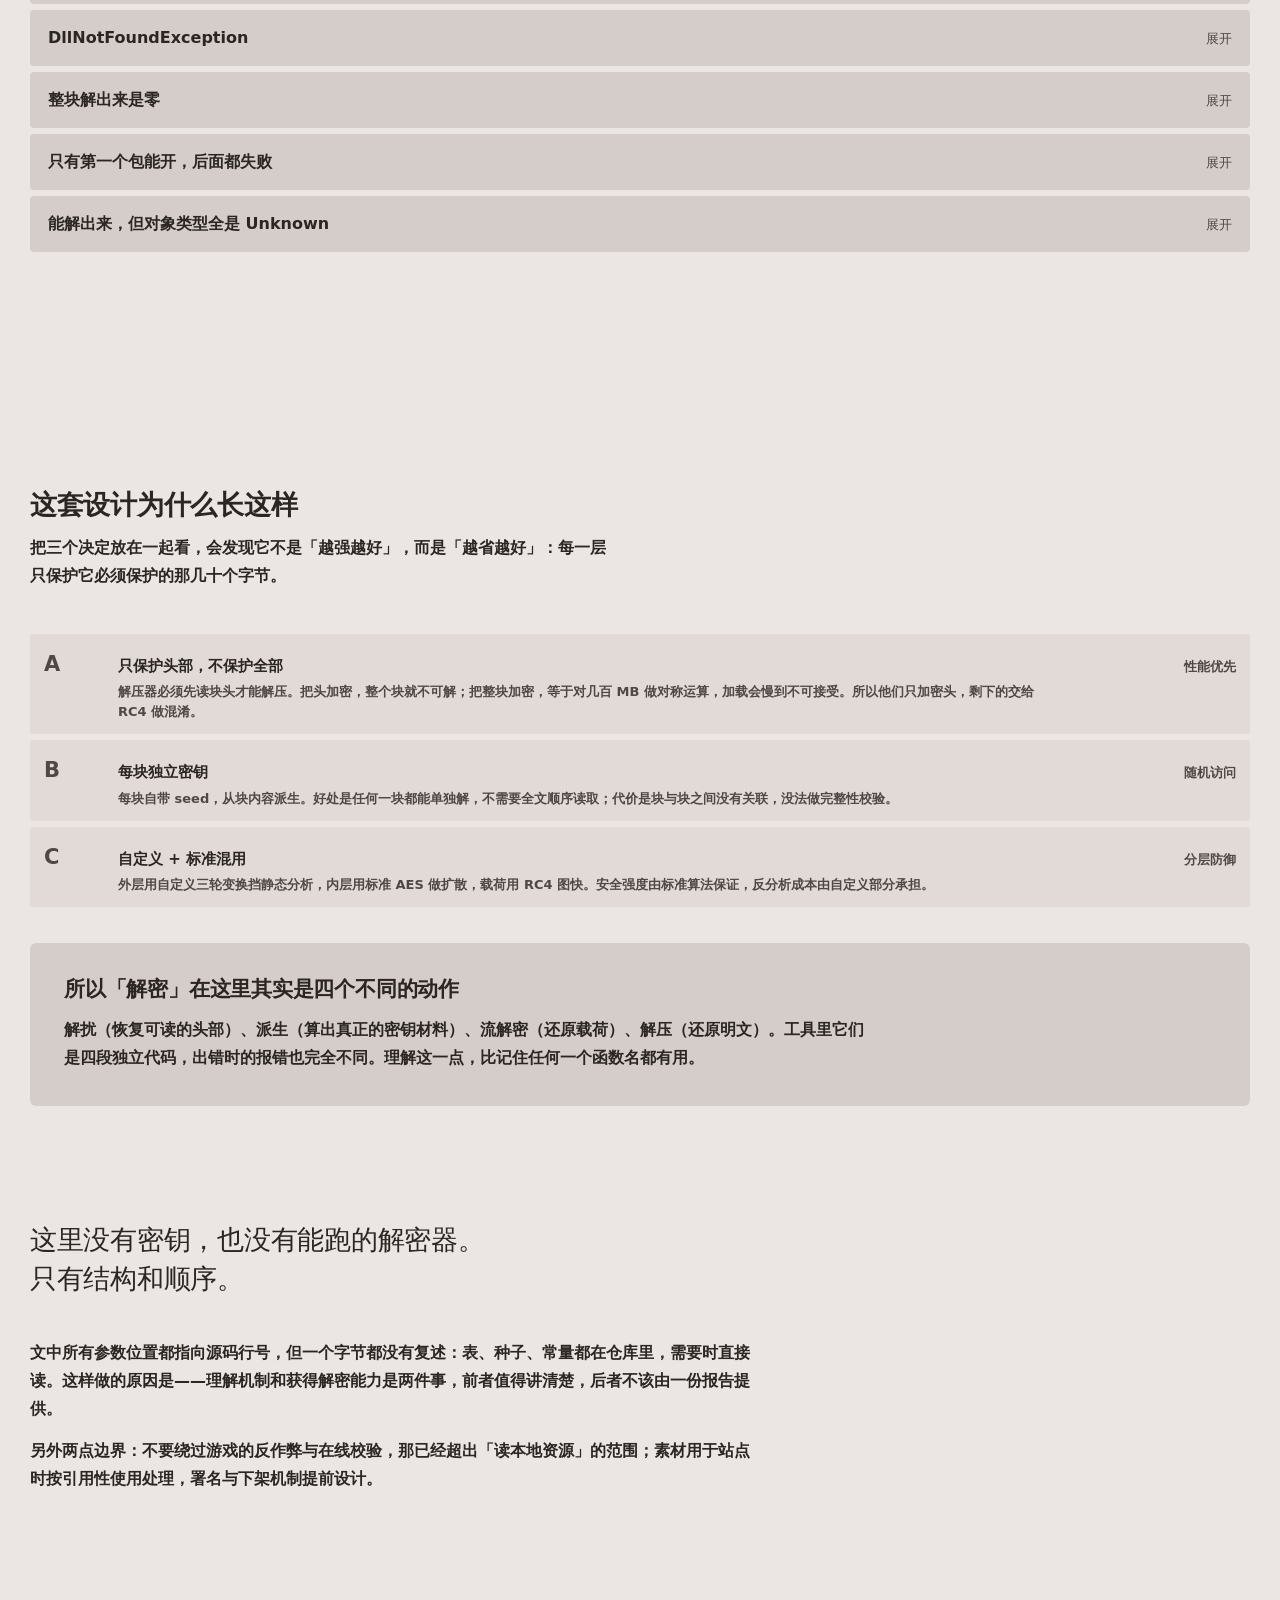
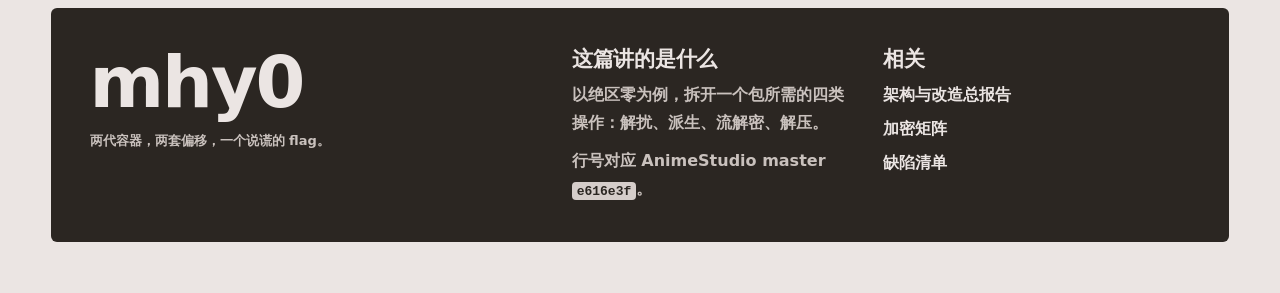
<file: report/zzz.html>
<!doctype html>
<html lang="zh-CN">
<head>
<meta charset="utf-8">
<meta name="viewport" content="width=device-width, initial-scale=1">
<title>绝区零的包，是三层壳 · 解密原理</title>
<style>
:root{
  --bg:#ebe5e3;
  --surface:#e1dad7;
  --surface-2:#d5cdca;
  --surface-3:#c8bfbc;
  --ink:#2b2622;
  --muted:#4f4844;
  --accent:#0f7d45;
  --accent-ink:#ffffff;
  --field-dark:#2b2622;
  --field-dark-ink:#ebe5e3;

  --step-small:13px;
  --step-body:16px;
  --step-lead:21px;
  --step-head:clamp(24px,2.1vw,30px);
  --step-display:clamp(38px,6.4vw,104px);

  --gap:6px;
  --margin:clamp(20px,4vw,56px);
  --ease:cubic-bezier(.16,.84,.3,1);
}
*{box-sizing:border-box}
html{-webkit-text-size-adjust:100%;scroll-behavior:smooth}
body{
  margin:0;background:var(--bg);color:var(--ink);overflow-x:clip;
  font-family:system-ui,-apple-system,"Segoe UI","PingFang SC","Hiragino Sans GB","Microsoft YaHei","Noto Sans SC",sans-serif;
  font-size:var(--step-body);line-height:1.75;
  text-rendering:optimizeLegibility;
}
::selection{background:var(--accent);color:var(--accent-ink)}
h1,h2,h3,h4,p,ul,ol,dl,figure{margin:0}
h1,h2,h3,h4{font-weight:600;line-height:1.18;letter-spacing:-.01em}
a{color:inherit}
code{
  font-family:ui-monospace,SFMono-Regular,Menlo,Consolas,"Liberation Mono",monospace;
  font-size:13px;background:var(--surface-2);color:var(--ink);
  padding:.12em .38em;border-radius:4px;white-space:nowrap;
}
strong{font-weight:600}
:focus-visible{outline:3px solid var(--accent);outline-offset:3px}

/* ---------- layout ---------- */
.wrap{max-width:1220px;margin:0 auto;padding:0 var(--margin)}
.band{padding:clamp(72px,9vw,132px) 0}
.band + .band{padding-top:0}
.stack{display:grid;gap:clamp(18px,2.4vw,30px);align-content:start}
.measure{max-width:66ch}
.note{font-size:var(--step-small);color:var(--muted);line-height:1.7}
.note code{white-space:normal;word-break:break-word}

/* ---------- hero ---------- */
.hero{min-height:100svh;display:flex;flex-direction:column;padding-top:56px}
.brandline{display:flex;align-items:center;justify-content:space-between;gap:16px}
.mark{display:flex;align-items:center;gap:10px;font-size:var(--step-small);color:var(--muted);white-space:nowrap}
.mark svg{display:block;width:22px;height:22px}
.toplink{font-size:var(--step-small);color:var(--muted);text-decoration:none}
.toplink:hover{color:var(--ink)}
.hero > .wrap{width:100%}
.hero-grid{flex:1;display:grid;align-content:end;padding-bottom:clamp(30px,6vh,64px)}
.hero-col{display:grid;gap:22px;max-width:940px}
.hero h1{font-size:var(--step-display);line-height:1.1;letter-spacing:-.03em;max-width:11em}
.hero .sub{max-width:40ch}
.hero-actions{display:flex;align-items:center;gap:24px;flex-wrap:wrap;margin-top:6px}
.btn{
  display:inline-flex;align-items:center;gap:10px;
  background:var(--accent);color:var(--accent-ink);
  font-size:var(--step-body);font-weight:500;text-decoration:none;
  padding:14px 24px;border-radius:4px;
  transition:transform .18s var(--ease),background-color .18s var(--ease);
}
.btn:hover{transform:translateY(-2px);background:#0b6637}
.btn:active{transform:translateY(0)}
.arrow-link{font-size:var(--step-body);text-decoration:none;display:inline-flex;gap:8px;align-items:center}
.arrow-link span{transition:transform .18s var(--ease)}
.arrow-link:hover span{transform:translateX(4px)}

/* peeking fragment: real container bytes */
.peek{background:var(--surface)}
.peek-inner{padding-top:20px}
.peek-head{display:flex;justify-content:space-between;gap:16px;align-items:baseline;margin-bottom:12px;font-size:var(--step-small);color:var(--muted)}
.byteview{position:relative;height:112px;overflow:hidden}
.bytesheet{
  position:absolute;inset:0;opacity:0;display:grid;gap:var(--gap);
  grid-template-columns:repeat(16,minmax(0,1fr));align-content:start;
  transition:opacity 1.4s var(--ease);
}
.bytesheet.on{opacity:1}
.bytesheet .cell{
  height:22px;background:var(--surface-2);font-size:var(--step-small);line-height:22px;
  text-align:center;color:var(--muted);border-radius:2px;overflow:hidden;
}
.bytesheet .cell.hot{background:var(--accent);color:var(--accent-ink)}
.bytesheet .cell.warm{background:var(--surface-3);color:var(--ink)}
.bytesheet .cell.blank{background:rgba(43,38,34,.055)}
.bytesheet-cap{display:flex;justify-content:space-between;gap:16px;font-size:var(--step-small);color:var(--muted);padding:12px 0 18px}

/* ---------- statement ---------- */
.statement{font-size:var(--step-head);line-height:1.45;letter-spacing:-.01em;max-width:30ch;font-weight:500}

/* ---------- section head ---------- */
.head{display:grid;gap:14px;margin-bottom:clamp(26px,3.4vw,44px)}
.head h2{font-size:var(--step-head);max-width:26ch}
.head p{max-width:52ch}

/* ---------- stats (unboxed) ---------- */
.statline{display:grid;grid-template-columns:repeat(auto-fit,minmax(148px,1fr));gap:clamp(20px,3vw,36px);margin-top:clamp(40px,6vw,72px)}
.stat b{display:block;font-size:34px;font-weight:600;letter-spacing:-.02em;line-height:1.1;font-variant-numeric:tabular-nums}
.stat span{display:block;font-size:var(--step-small);color:var(--muted);margin-top:6px;line-height:1.5}

/* ---------- layers ---------- */
.surfacecard{background:var(--surface);border-radius:6px;padding:clamp(10px,1.4vw,16px)}
.layers{display:grid;gap:var(--gap)}
.layer{
  display:grid;grid-template-columns:minmax(0,220px) minmax(0,1fr);
  gap:clamp(14px,2vw,28px);align-items:start;
  padding:clamp(14px,1.8vw,20px);border-radius:3px;
  transition:background-color .2s var(--ease);
}
.layer:hover{background:var(--surface-2)}
.layer-name{display:grid;gap:2px}
.layer-name b{font-size:var(--step-lead);font-weight:600;letter-spacing:-.01em}
.layer-name span{font-size:var(--step-small);color:var(--muted)}
.layer-body{display:flex;flex-wrap:wrap;gap:8px;align-items:baseline}
.chip{background:var(--bg);border-radius:3px;padding:4px 9px;font-size:var(--step-small);color:var(--ink)}
.layer.dark{background:var(--field-dark);color:var(--field-dark-ink)}
.layer.dark .layer-name span{color:#c9c1bd}
.layer.dark .chip{background:#3b3430;color:#efe9e6}

/* ---------- pipeline ---------- */
.rail{display:grid;grid-template-columns:repeat(7,minmax(0,1fr));gap:var(--gap);margin-bottom:var(--gap)}
.hop{
  appearance:none;border:0;cursor:pointer;text-align:left;
  background:var(--surface);color:var(--muted);
  padding:12px 10px 14px;border-radius:3px;
  display:grid;gap:6px;align-content:start;
  transition:background-color .2s var(--ease),color .2s var(--ease),transform .2s var(--ease);
}
.hop:hover{transform:translateY(-2px);color:var(--ink)}
.hop .n{font-size:var(--step-small);color:var(--muted)}
.hop .t{font-size:var(--step-body);font-weight:600;color:var(--ink);line-height:1.3}
.hop[aria-selected="true"]{background:var(--accent);color:var(--accent-ink)}
.hop[aria-selected="true"] .t,.hop[aria-selected="true"] .n{color:var(--accent-ink)}
.panels{background:var(--surface);border-radius:6px;padding:clamp(20px,2.6vw,32px)}
.panel{display:grid;gap:16px}
.panel[hidden]{display:none}
.panel-grid{display:grid;grid-template-columns:minmax(0,1.15fr) minmax(0,1fr);gap:clamp(18px,3vw,40px)}
.panel h3{font-size:var(--step-lead);max-width:26ch}
.panel .anchor{font-size:var(--step-small);color:var(--muted)}
.facts{display:grid;gap:0;margin:0}
.facts div{display:grid;grid-template-columns:76px minmax(0,1fr);gap:12px;padding:8px 0;font-size:var(--step-body);line-height:1.6}
.facts dt{color:var(--muted);font-size:var(--step-small)}
.facts dd{margin:0}
.pit{background:var(--bg);border-radius:4px;padding:14px 16px;font-size:var(--step-body);line-height:1.65}

/* ---------- interface fragments (data-ui) ---------- */
.shells{display:grid;grid-template-columns:minmax(0,1fr) minmax(0,1fr);gap:clamp(18px,3vw,36px);align-items:start}
.shell{display:grid;gap:12px}
.shell > h3{font-size:var(--step-lead)}
.shell p{font-size:var(--step-body);line-height:1.7;color:var(--muted)}
.ui{
  background:var(--surface);border-radius:5px;padding:14px;
  display:grid;gap:8px;font-size:var(--step-body);line-height:1.45;
}
.ui-head{display:flex;justify-content:space-between;align-items:center;gap:10px;font-size:var(--step-small);color:var(--muted);padding-bottom:2px}
.ui-btn{background:var(--bg);color:var(--ink);padding:5px 10px;border-radius:3px;font-size:var(--step-small)}
.ui-field{background:var(--bg);border-radius:3px;padding:7px 10px;color:var(--ink);font-size:var(--step-body)}
.ui-field.sel{background:var(--accent);color:var(--accent-ink)}
.ui-list{display:grid;gap:2px}
.ui-row{display:grid;grid-template-columns:96px minmax(0,1fr) auto;gap:10px;padding:5px 8px;background:var(--bg);border-radius:2px;align-items:baseline}
.ui-row.sel{background:var(--accent);color:var(--accent-ink)}
.ui-row .ty{color:var(--muted);font-size:var(--step-small)}
.ui-row.sel .ty,.ui-row.sel .ct{color:#ffffff}
.ui-row .nm{white-space:nowrap;overflow:hidden;text-overflow:ellipsis}
.ui-row .ct{color:var(--muted);font-size:var(--step-small)}
pre.ui-cli{background:var(--field-dark);color:#efe9e6;border-radius:5px;padding:16px;margin:0;font-family:ui-monospace,SFMono-Regular,Menlo,Consolas,monospace;font-size:var(--step-small);line-height:1.8;white-space:pre-wrap;overflow-x:auto}
.ui-cli .p{color:#8fded0}
.ui-cli .c{color:#c9c1bd}
.ui-view{height:96px;display:grid;place-items:center;color:var(--muted);background:var(--surface-2);border-radius:3px}

/* ---------- table ---------- */
.tbl{width:100%;border-collapse:collapse;font-size:var(--step-body)}
.tbl caption{text-align:left;font-size:var(--step-small);color:var(--muted);padding-bottom:12px}
.tbl th,.tbl td{text-align:left;padding:12px 14px;vertical-align:top;line-height:1.55}
.tbl thead th{font-size:var(--step-small);color:var(--ink);font-weight:500;background:var(--surface-2)}
.tbl tbody tr:nth-child(odd){background:var(--surface)}
.tbl td code{background:var(--surface-2)}
.tbl tbody tr:hover{background:var(--surface-2)}
.tbl .num{font-variant-numeric:tabular-nums;white-space:nowrap}
.tbl .sev{white-space:nowrap;font-size:var(--step-small)}
.dot{display:inline-block;width:8px;height:8px;border-radius:50%;margin-right:7px;vertical-align:1px}
.dot.hi{background:var(--accent)}
.dot.mid{background:#8a6a25}
.dot.lo{background:#7b736e}
.scroll-x{overflow-x:auto;-webkit-overflow-scrolling:touch}

/* ---------- crypto ---------- */
.cryptolayers{display:grid;grid-template-columns:repeat(3,minmax(0,1fr));gap:var(--gap);margin-bottom:clamp(22px,3vw,36px)}
.clayer{background:var(--surface);border-radius:4px;padding:clamp(16px,2vw,22px);display:grid;gap:10px;align-content:start}
.clayer:nth-child(2){background:var(--surface-2)}
.clayer:nth-child(3){background:var(--surface-2)}
.clayer b{font-size:var(--step-lead);font-weight:600}
.clayer .where{font-size:var(--step-small);color:var(--muted)}
.clayer p{font-size:var(--step-body);line-height:1.6}
.tagline{display:flex;flex-wrap:wrap;gap:6px;margin-top:auto}
.tag{font-size:var(--step-small);background:var(--bg);padding:3px 8px;border-radius:3px;color:var(--ink)}

/* ---------- slider figure ---------- */
.figure-field{background:var(--field-dark);color:var(--field-dark-ink);border-radius:6px;padding:clamp(24px,4vw,48px)}
.figure-field h3{font-size:var(--step-head);max-width:20ch}
.figure-field .q{color:#c9c1bd;font-size:var(--step-body);margin-top:12px;max-width:56ch}
.slider-wrap{margin-top:clamp(24px,3vw,40px);max-width:460px}
input[type=range]{
  -webkit-appearance:none;appearance:none;width:100%;height:6px;border-radius:3px;
  background:#4a423d;outline-offset:8px;
}
input[type=range]::-webkit-slider-thumb{
  -webkit-appearance:none;width:26px;height:26px;border-radius:50%;
  background:var(--accent);cursor:pointer;border:0;
  transition:transform .15s var(--ease);
}
input[type=range]::-webkit-slider-thumb:hover{transform:scale(1.08)}
input[type=range]::-moz-range-thumb{width:26px;height:26px;border-radius:50%;background:var(--accent);cursor:pointer;border:0}
.readout{display:grid;grid-template-columns:minmax(0,1fr) minmax(0,1fr);gap:clamp(18px,3vw,40px);align-items:end;margin-top:clamp(28px,4vw,56px)}
.bigfig{font-size:clamp(56px,9vw,120px);font-weight:600;line-height:.86;letter-spacing:-.03em;font-variant-numeric:tabular-nums}
.bigfig small{font-size:21px;font-weight:500;letter-spacing:0;margin-left:.25em;vertical-align:.7em;color:#c9c1bd}
.branch{font-size:var(--step-body);line-height:1.65;max-width:34ch}
.branch .k{color:#8fded0;font-weight:600}
.branch code{background:#3b3430;color:#efe9e6}

/* ---------- rows ---------- */
.rows{display:grid;gap:0}
.row{
  display:grid;grid-template-columns:minmax(0,1fr) auto;gap:16px;align-items:baseline;
  padding:14px 2px;transition:background-color .18s var(--ease),padding-left .18s var(--ease);
}
.row:hover{background:var(--surface);padding-left:12px}
.row .rt{display:grid;gap:3px}
.row .rt b{font-size:var(--step-body);font-weight:600}
.row .rt span{font-size:var(--step-small);color:var(--muted);line-height:1.6}
.row .rv{font-size:var(--step-small);color:var(--muted);white-space:nowrap}
.grouphead{font-size:var(--step-small);color:var(--muted);margin:28px 0 6px}
.rows > .grouphead:first-child{margin-top:0}

/* ---------- phases ---------- */
.phases{display:grid;gap:var(--gap);background:var(--surface);border-radius:6px;padding:clamp(10px,1.4vw,16px)}
.phase{display:grid;grid-template-columns:minmax(0,150px) minmax(0,1fr) minmax(0,150px);gap:clamp(14px,2vw,26px);align-items:start;padding:clamp(16px,2vw,22px);border-radius:3px}
.phase:hover{background:var(--surface-2)}
.phase .ph{font-size:var(--step-lead);font-weight:600}
.phase .ph small{display:block;font-size:var(--step-small);font-weight:400;color:var(--muted);margin-top:4px}
.phase ul{margin:0;padding-left:18px;font-size:var(--step-body);line-height:1.75;display:grid;gap:4px}
.phase .eff{font-size:var(--step-small);color:var(--muted);text-align:right}

/* ---------- callout ---------- */
.callout{background:var(--surface-2);border-radius:6px;padding:clamp(22px,3vw,34px);display:grid;gap:14px}
.callout h3{font-size:var(--step-lead)}
.callout p{font-size:var(--step-body);line-height:1.75;max-width:72ch}

/* ---------- footer ---------- */
footer{padding:0 var(--margin) var(--margin)}
.foot{max-width:1220px;margin:0 auto;display:grid;gap:var(--gap)}
.foot-band{background:var(--field-dark);color:var(--field-dark-ink);border-radius:6px;padding:clamp(24px,3vw,40px);display:grid;gap:clamp(24px,3vw,40px)}
.foot-cols{display:grid;grid-template-columns:minmax(0,1.3fr) minmax(0,.8fr) minmax(0,.9fr);gap:clamp(20px,3vw,40px);align-items:start}
.foot-band h3{font-size:var(--step-lead)}
.foot-band p,.foot-band li{font-size:var(--step-body);line-height:1.75;color:#c9c1bd}
.foot-band ul{margin:0;padding:0;list-style:none;display:grid;gap:6px}
.foot-band a{text-decoration:none;color:var(--field-dark-ink)}
.foot-band a:hover{color:#8fded0}
.wordmark{font-size:clamp(34px,5.6vw,76px);font-weight:600;letter-spacing:-.03em;line-height:1;display:block;overflow-wrap:anywhere}
.foot-cta{background:var(--accent);color:var(--accent-ink);border-radius:6px;padding:clamp(22px,3vw,32px);display:grid;gap:12px}
.foot-cta a{text-decoration:none;color:inherit;display:grid;gap:8px}
.foot-cta h3{font-size:var(--step-lead)}
.foot-cta p{font-size:var(--step-body);line-height:1.6}
.foot-cta .go{font-size:var(--step-lead);margin-top:6px}

/* ---------- motion ---------- */
.js [data-rise]{opacity:0;transform:translateY(20px);transition:opacity .7s var(--ease),transform .7s var(--ease);transition-delay:calc(var(--i,0) * 70ms)}
.js [data-rise].in{opacity:1;transform:none}
@media (prefers-reduced-motion:reduce){
  *{animation:none!important;transition:none!important}
  .js [data-rise]{opacity:1;transform:none}
  html{scroll-behavior:auto}
}

/* ---------- responsive ---------- */
@media (max-width:1080px){
  .panel-grid{grid-template-columns:1fr}
  .cryptolayers{grid-template-columns:1fr}
  .shells{grid-template-columns:1fr}
  .phase{grid-template-columns:1fr}
  .phase .eff{text-align:left}
  .readout{grid-template-columns:1fr;align-items:start}
  .foot-cols{grid-template-columns:1fr}
}
@media (max-width:760px){
  :root{--step-body:16px}
  .hero{padding-top:32px;min-height:auto}
  .hero-grid{align-content:start;padding-top:clamp(48px,12vh,88px);padding-bottom:32px}
  .hero h1{max-width:none}
  .rail{grid-template-columns:repeat(2,minmax(0,1fr))}
  .layer{grid-template-columns:1fr;gap:8px}
  .row{grid-template-columns:1fr}
  .row .rv{order:-1}
  .bytesheet{grid-template-columns:repeat(8,minmax(0,1fr))}
  .byteview{height:136px}
  .facts div{grid-template-columns:1fr;gap:2px}
  .scroll-x{overflow:visible}
  .tbl thead{display:none}
  .tbl,.tbl tbody,.tbl tr,.tbl td{display:block;width:100%}
  .tbl tbody tr{background:var(--surface);border-radius:4px;padding:12px 14px;margin-bottom:var(--gap)}
  .tbl tbody tr:nth-child(odd){background:var(--surface)}
  .tbl td{padding:3px 0}
  .tbl td[data-l]::before{content:attr(data-l);display:block;font-size:var(--step-small);color:var(--muted)}
  .tbl caption{display:none}
}
</style>
<style>
/* ---- 这份报告新增的组件 ---- */
.hero-sub{max-width:46ch}
.stripbox{display:grid;gap:10px;margin-top:18px}
.bytestrip{display:grid;grid-template-columns:repeat(16,minmax(0,1fr));gap:6px}
.bcell{
  height:36px;display:grid;place-items:center;background:var(--surface-2);
  border-radius:3px;font-size:13px;font-variant-numeric:tabular-nums;color:var(--muted);
  transition:background-color .3s var(--ease),color .3s var(--ease);
}
.bcell.ascii{background:var(--field-dark);color:#efe9e6}
.bcell.hit{background:var(--accent);color:#fff}
.bcell.chg{background:var(--surface-3);color:var(--ink)}
.striplabel{display:flex;justify-content:space-between;gap:14px;font-size:13px;color:var(--muted)}
.toggle{display:flex;gap:6px;flex-wrap:wrap}
button.act{
  appearance:none;border:0;cursor:pointer;font:inherit;
  background:var(--accent);color:var(--accent-ink);padding:10px 16px;border-radius:4px;
  font-size:16px;font-weight:500;
  transition:transform .15s var(--ease),background-color .15s var(--ease);
}
button.act:hover{transform:translateY(-2px);background:#0b6637}
button.act:disabled{background:var(--surface-3);color:var(--muted);cursor:default;transform:none}
button.ghost{
  appearance:none;border:0;cursor:pointer;font:inherit;
  background:var(--surface-2);color:var(--ink);padding:9px 14px;border-radius:4px;font-size:14px;
}
button.ghost:hover{background:var(--surface-3)}
.ops{display:grid;grid-template-columns:repeat(auto-fit,minmax(120px,1fr));gap:6px}
.op{background:var(--surface-2);border-radius:3px;padding:10px 12px;font-size:13px;line-height:1.5}
.op b{display:block;font-size:14px;font-weight:600;margin-bottom:2px}
.op.on{background:var(--accent);color:#fff}
.op.on b{color:#fff}
.detail{background:var(--surface-2);border-radius:4px;margin-bottom:6px}
.detail summary{
  cursor:pointer;padding:14px 18px;font-size:16px;font-weight:600;list-style:none;
  display:flex;justify-content:space-between;gap:14px;align-items:baseline;border-radius:4px;
}
.detail summary::-webkit-details-marker{display:none}
.detail summary::after{content:"展开";font-size:13px;font-weight:400;color:var(--muted)}
.detail[open] summary::after{content:"收起"}
.detail[open] summary{background:var(--accent);color:#fff}
.detail[open] summary::after{color:#d8f0e2}
.detail .body{padding:4px 18px 18px;font-size:14px;line-height:1.75;display:grid;gap:10px}
.detail .body code{background:var(--bg)}
.chain{display:grid;gap:var(--gap)}
.step{display:grid;grid-template-columns:minmax(0,52px) minmax(0,1fr) minmax(0,150px);gap:clamp(12px,2vw,22px);align-items:baseline;padding:12px 14px;background:var(--surface);border-radius:3px}
.step .sn{font-size:21px;font-weight:600;color:var(--muted);font-variant-numeric:tabular-nums}
.step .sx{display:grid;gap:3px}
.step .sx b{font-size:15px;font-weight:600}
.step .sx span{font-size:13px;color:var(--muted);line-height:1.55}
.step .sa{font-size:13px;color:var(--muted);text-align:right}
.hexnote{font-size:13px;color:var(--muted);line-height:1.7}
.kv{display:grid;grid-template-columns:minmax(0,150px) minmax(0,1fr);gap:10px 18px;font-size:14px;line-height:1.65}
.kv dt{color:var(--muted);font-size:13px}
.kv dd{margin:0}
.surfacecard p{max-width:68ch}
main p{max-width:72ch}
.detail .body p{max-width:66ch}
.two-col{display:grid;grid-template-columns:minmax(0,1fr) minmax(0,1fr);gap:clamp(18px,2.6vw,32px);align-items:start}
.qa{display:grid;gap:6px}
@media (max-width:1080px){ .two-col{grid-template-columns:1fr} }@media (max-width:760px){
  .step{grid-template-columns:minmax(0,36px) minmax(0,1fr)}
  .step .sa{grid-column:2;text-align:left}
  .bytestrip{grid-template-columns:repeat(8,minmax(0,1fr))}
  .kv{grid-template-columns:1fr}
}
</style>
</head>
<body>

<header class="hero">
  <div class="wrap brandline">
    <div class="mark">
      <svg viewBox="0 0 24 24" aria-hidden="true"><rect x="2" y="2" width="9" height="9" rx="1.5" fill="#2b2622"/><rect x="13" y="2" width="9" height="9" rx="1.5" fill="#0f7d45"/><rect x="2" y="13" width="9" height="9" rx="1.5" fill="#c8bfbc"/><rect x="13" y="13" width="9" height="9" rx="1.5" fill="#e1dad7"/></svg>
      <span>解密原理 · 以绝区零为例</span>
    </div>
    <a class="toplink" href="index.html">← 返回总报告</a>
  </div>

  <div class="wrap hero-grid">
    <div class="hero-col">
      <h1>一个包要过<br>三层壳</h1>
      <p class="sub hero-sub">从磁盘上的 <code>mhy0</code> 文件，到你屏幕上的一个图标，中间有两次字节解扰、一次流密码和一次 Oodle 解压。下面是每一层在做什么，以及工具凭什么知道下一步该干什么。</p>
      <p class="note">参数一律不复述：本文只讲结构与顺序。行号对应 AnimeStudio master <code>e616e3f</code>。</p>
      <div class="hero-actions">
        <a class="btn" href="#layers">从第一层看起 <span aria-hidden="true">→</span></a>
        <a class="arrow-link" href="#diag">直接看失败诊断 <span aria-hidden="true">→</span></a>
      </div>
    </div>
  </div>

  <div class="peek" data-ui>
    <div class="wrap peek-inner">
      <div class="peek-head">
        <span>容器头的头 16 字节：解扰前是噪声，解扰后能读出标记</span>
        <span id="peekTag">未解扰</span>
      </div>
      <div class="stripbox">
        <div class="bytestrip" id="heroStrip" aria-hidden="true"></div>
        <div class="striplabel"><span id="heroNote">按 16 字节一组的乱码</span><span>偏移 0x00</span></div>
      </div>
      <div class="toggle" style="padding:4px 0 18px">
        <button class="ghost" id="heroToggle" type="button">解扰</button>
      </div>
    </div>
  </div>
</header>

<main>

<section class="band wrap" id="thesis">
  <p class="statement" data-rise>它没有把整个文件加密。只加密了每块的头，而那几十个字节，刚好是解压器唯一要读的地方。</p>
  <div class="statline">
    <div class="stat" data-rise style="--i:0"><b>2</b><span>次字节解扰：容器头与块头各一次</span></div>
    <div class="stat" data-rise style="--i:1"><b>3</b><span>轮自定义置换，用来藏一个 16 字节种子</span></div>
    <div class="stat" data-rise style="--i:2"><b>1</b><span>次标准 AES，只做密钥扩散</span></div>
    <div class="stat" data-rise style="--i:3"><b>RC4</b><span>覆盖块内载荷的剩余部分</span></div>
    <div class="stat" data-rise style="--i:4"><b>Oodle</b><span>最后的解压，必须原生库</span></div>
  </div>
</section>

<section class="band wrap" id="layers">
  <div class="head" data-rise>
    <h2>六跳，第一跳只是认四个字节</h2>
    <p>和 UnityFS 那套不同，ZZZ 用的是一种叫 <code>mhy0</code> / <code>mhy1</code> 的自有容器。它的字段布局像 UnityFS，但每一段都做了手脚。</p>
  </div>

  <div class="chain" data-ui>
    <div class="step" data-rise>
      <div class="sn">1</div>
      <div class="sx"><b>认签名</b><span>读头 4 字节，等于 <code>mhy0</code> 或 <code>mhy1</code> 就判为自有容器。这两个字符串是明文，不加密。</span></div>
      <div class="sa">FileReader.cs:37</div>
    </div>
    <div class="step" data-rise>
      <div class="sn">2</div>
      <div class="sx"><b>改判成聚合体</b><span>ZZZ 与 ZZZ_CB2 会被强制改判成 <code>BlockFile</code>：一个文件里可能装着多个包，得逐个拆。</span></div>
      <div class="sa">FileReader.cs:273</div>
    </div>
    <div class="step" data-rise>
      <div class="sn">3</div>
      <div class="sx"><b>顺序推进</b><span>没有索引时，它不扫魔数：在当前位置解一个包，解完流已经走到下一个包的开头，循环继续。这是「顺序链」，不是「随机访问」。</span></div>
      <div class="sa">OffsetStream.cs:70</div>
    </div>
    <div class="step" data-rise>
      <div class="sn">4</div>
      <div class="sx"><b>容器头解扰</b><span>读 4 字节签名 + 4 字节长度，然后对 blocksInfo 做一次解扰：<code>mhy0</code> 跳过 32 字节，<code>mhy1</code> 跳过 48 字节。</span></div>
      <div class="sa">MhyFile.cs:86</div>
    </div>
    <div class="step" data-rise>
      <div class="sn">5</div>
      <div class="sx"><b>块解扰 + 解压</b><span>每个数据块再解一次头（<code>mhy0</code> 跳 12 字节，<code>mhy1</code> 跳 28），剩下的才是真正的压缩数据。</span></div>
      <div class="sa">MhyFile.cs:180</div>
    </div>
    <div class="step" data-rise>
      <div class="sn">6</div>
      <div class="sx"><b>还原成 Unity 对象</b><span>块流被切成一个个 CAB，交给序列化器读类型表、对象表，最后按 ClassID 造对象。到这一步已经和解密无关了。</span></div>
      <div class="sa">AssetsManager.cs:697</div>
    </div>
  </div>
</section>

<section class="band wrap" id="rounds">
  <div class="head" data-rise>
    <h2>第一次解扰：把 16 字节转三圈</h2>
    <p>解扰函数只有十几行，但它是整个方案的核心。每一轮做四件事，顺序固定：<strong>换位 → 有限域乘 → 查表替换 → 异或密钥</strong>。三轮之后，噪声变成可读的标记。</p>
  </div>

  <div class="surfacecard" data-ui>
    <div class="stripbox">
      <div class="ops" id="opRow">
        <div class="op" data-op="0"><b>换位</b>按一张 48 字节的表，把每个字节挪到另一个位置</div>
        <div class="op" data-op="1"><b>域乘</b>把字节当作 GF(2⁸) 里的元素，乘一个固定系数</div>
        <div class="op" data-op="2"><b>替换</b>用一张 4×256 的表查新值，行号取字节位置除以 4 的余数</div>
        <div class="op" data-op="3"><b>异或</b>与 8 字节密钥循环异或</div>
      </div>
      <div class="bytestrip" id="roundStrip" aria-hidden="true"></div>
      <div class="striplabel"><span id="roundNote">解扰前</span><span id="roundCount">第 0 / 3 轮</span></div>
      <div class="toggle" style="margin-top:6px">
        <button class="act" id="roundNext" type="button">解一轮</button>
        <button class="ghost" id="roundReset" type="button">重来</button>
      </div>
    </div>
  </div>

  <div class="two-col" style="margin-top:clamp(24px,3vw,36px)">
    <div>
      <h3 style="font-size:21px;margin-bottom:10px">它像 AES，但不是 AES</h3>
      <p style="font-size:14px;line-height:1.8;color:var(--muted)">四个操作的形状和 AES 的轮函数一样：SubBytes、ShiftRows、MixColumns、AddRoundKey。但每一处都不标准：替代表是 4 行而不是 1 行，密钥只有 8 字节且循环使用，轮数只有 3，也没有密钥扩展。</p>
      <p style="font-size:14px;line-height:1.8;color:var(--muted);margin-top:10px">所以它的目的不是「抗密码分析」，而是<strong>让静态特征失效</strong>：没有魔数、没有可 grep 的常量、每个字节都经过一次非线性替换。</p>
    </div>
    <div class="callout">
      <h3>为什么只转三圈</h3>
      <p>这一步跑在每一块数据的开头，是纯 CPU 开销。三轮足以把标记藏起来，又便宜到可以在上百个块上重复执行而不拖慢解包。安全目标只有一个：<strong>不让别人一眼看出这是 mhy 容器。</strong></p>
      <p>真正的密钥扩散交给下一步的标准 AES。</p>
    </div>
  </div>
</section>

<section class="band wrap" id="seed">
  <div class="head" data-rise>
    <h2>解出标记之后，链子才真正开始</h2>
    <p>三轮跑完，16 字节里的前 8 字节应当是 ASCII 的 <code>mhynewec</code>。这是一个<strong>自校验</strong>：对不上就说明参数用错了，立刻抛异常，而不是等到后面解压出垃圾才发现。</p>
  </div>

  <div class="surfacecard" data-ui style="padding:clamp(20px,3vw,34px)">
    <dl class="kv">
      <dt>第 1 步</dt><dd>解扰 <code>input[4..20]</code>，读出标记 <code>mhynewec</code>。对不上直接失败。</dd>
      <dt>第 2 步</dt><dd>若块长度不超过 35 字节，到此为止（小块的头部就这么多）。</dd>
      <dt>第 3 步</dt><dd>解扰 <code>input[20..36]</code>，再得到 16 字节。</dd>
      <dt>第 4 步</dt><dd>取 <code>input[0..16]</code> 作为 <strong>seed</strong>，也就是根密钥。</dd>
      <dt>第 5 步</dt><dd>用 seed 作为密钥，对这 16 字节做一次 <strong>标准 AES-256-ECB 加密</strong>，结果写回原处；再拿结果的前 4 字节异或到头部四个字节上。</dd>
      <dt>第 6 步</dt><dd>从结果里取两段 8 字节，作为 <strong>RC4</strong> 的密钥与操作数。</dd>
      <dt>第 7 步</dt><dd>RC4 流密码覆盖 <code>[20 + 块头对齐长度, 块尾)</code> 这一段，也就是真正的载荷。</dd>
    </dl>
  </div>

  <div class="callout" style="margin-top:clamp(22px,3vw,34px)">
    <h3>这一步的真正作用：把 16 字节扩散成 8 字节</h3>
    <p>seed 直接当 RC4 密钥并不合适，长度和分布都不对。所以中间插了一次标准 AES：用 seed 加密一块已知的 16 字节，把输出当派生材料。<strong>seed 错一位，派生材料全变，RC4 解出来就是纯噪声。</strong></p>
    <p>关键点在于：这个方案<strong>没有</strong>独立的「密码正确性检查」。你在第 4 步之后不会收到任何错误，错误只会在 Oodle 解压时以「输出长度不对」的形式暴露出来。这就是为什么工具里到处是长度断言而不是异常类型判断。</p>
  </div>
</section>

<section class="band wrap" id="blockhead">
  <div class="head" data-rise>
    <h2>第二次解扰：每块的头再来一遍</h2>
    <p>容器头解完之后，你拿到的是一张块表：每块多大、压缩后多大。但每块自己的开头还有一段头，解扰方式和刚才一样，只是跳过的长度不同。</p>
  </div>

  <div class="scroll-x">
    <table class="tbl">
      <caption>两代 mhy 容器的偏移差异，写死在不同分支里</caption>
      <thead><tr><th scope="col">环节</th><th scope="col">mhy0</th><th scope="col">mhy1</th></tr></thead>
      <tbody>
        <tr><td data-l="环节">容器头解扰后跳过的长度</td><td data-l="mhy0">32 字节</td><td data-l="mhy1">48 字节</td></tr>
        <tr><td data-l="环节">块头解扰后跳过的长度</td><td data-l="mhy0">12 字节</td><td data-l="mhy1">28 字节</td></tr>
        <tr><td data-l="环节">解扰函数</td><td data-l="mhy0">DescrambleHeader / DescrambleEntry</td><td data-l="mhy1">DescrambleHeader2 / DescrambleEntry2</td></tr>
        <tr><td data-l="环节">跳过的部分是什么</td><td data-l="mhy0">标记、种子、校验用的 4 字节</td><td data-l="mhy1">同上，字段更多</td></tr>
      </tbody>
    </table>
  </div>

  <p class="note" style="margin-top:16px">这就是为什么「解出来前 32 字节是对的、后面全是垃圾」是最典型的症状之一：解扰只跑了一次，第二次没跑。</p>
</section>

<section class="band wrap" id="liar">
  <div class="head" data-rise>
    <h2>最容易被骗的地方：格式里的 flag 在撒谎</h2>
    <p>块表里每个块都有一个 flag，声明自己用哪种压缩。工具理应按 flag 走。但在 ZZZ 2.0 之后，这个字段不再可信。</p>
  </div>

  <div class="surfacecard" data-ui style="padding:clamp(20px,3vw,34px)">
    <p style="font-size:15px;line-height:1.8">从 2.0 起，块实际上换成了 Oodle 压缩，但 flag 仍然写着 LZ4。源码里对这一点的处理是一行判断：</p>
    <pre class="ui-cli" data-ui style="margin-top:14px"><span class="c">// 不看 flag，看首字节</span>
isOodle = compressedBlocksInfo[0] == 0x8C;</pre>
    <p style="font-size:15px;line-height:1.8;margin-top:14px">于是解压函数变成二选一：首字节是 <code>0x8C</code> 就走 Oodle，否则走 LZ4。注意这是<strong>对格式文档的不信任</strong>，不是猜测：Oodle 的块首字节有固定的取值范围，用它交叉验证比读 flag 可靠。</p>
  </div>

  <div class="two-col" style="margin-top:clamp(22px,3vw,34px)">
    <div class="callout">
      <h3>这给做工具的人一条通用经验</h3>
      <p>凡是「文件里写着格式」的字段，都要有第二条独立判据。flag 是给官方读取器用的，官方知道自己的版本；你不知道，所以你只能看内容本身。</p>
    </div>
    <div class="callout">
      <h3>为什么 Oodle 必须用原生库</h3>
      <p>Oodle 是商业压缩库，没有公开的格式规范。开源实现只有逆向出来的 Kraken 解码器，因此只能以原生 DLL 形式调用，不能用纯脚本重写。这也是「纯 Python 方案」在 ZZZ 上走不通的根本原因。</p>
    </div>
  </div>
</section>

<section class="band wrap" id="chain-code">
  <div class="head" data-rise>
    <h2>把上面的顺序，对回代码</h2>
    <p>如果你要自己重写，只需要盯住这七行。顺序错了，症状会变得很难猜。</p>
  </div>

  <div class="scroll-x">
    <table class="tbl">
      <caption>ZZZ 路径上的关键调用</caption>
      <thead><tr><th scope="col">顺序</th><th scope="col">位置</th><th scope="col">做了什么</th></tr></thead>
      <tbody>
        <tr><td data-l="顺序">1</td><td data-l="位置"><code>FileReader.cs:96</code></td><td data-l="动作">签名等于 mhy0/mhy1，判定为 MhyFile</td></tr>
        <tr><td data-l="顺序">2</td><td data-l="位置"><code>FileReader.cs:273</code></td><td data-l="动作">ZZZ 改判为 BlockFile，进入聚合体拆解</td></tr>
        <tr><td data-l="顺序">3</td><td data-l="位置"><code>AssetsManager.cs:620</code></td><td data-l="动作">逐段推进，每段重新嗅探</td></tr>
        <tr><td data-l="顺序">4</td><td data-l="位置"><code>MhyFile.cs:57</code></td><td data-l="动作">读签名与长度，进入容器头解扰</td></tr>
        <tr><td data-l="顺序">5</td><td data-l="位置"><code>MhyFile.cs:236</code></td><td data-l="动作">DescrambleChunk 三轮变换</td></tr>
        <tr><td data-l="顺序">6</td><td data-l="位置"><code>MhyFile.cs:283</code></td><td data-l="动作">AES-ECB 派生 + RC4 覆盖载荷</td></tr>
        <tr><td data-l="顺序">7</td><td data-l="位置"><code>MhyFile.cs:180</code></td><td data-l="动作">逐块解扰并解压，写入块流</td></tr>
      </tbody>
    </table>
  </div>
</section>

<section class="band wrap" id="diag">
  <div class="head" data-rise>
    <h2>七种症状，对应七个原因</h2>
    <p>逆向这件事，判断「错在哪一层」比「怎么写对」更花时间。下面这张表是从症状倒推位置。</p>
  </div>

  <div class="qa">
    <details class="detail" open>
      <summary>签名对不上：expected mhynewec</summary>
      <div class="body">
        <p><b>原因：</b>解扰参数不对。常见是拿了另一款游戏（或另一个版本）的表，或者 <code>ShiftRow</code> 的轮序取反了。</p>
        <p><b>怎么确认</strong>：把三轮改成一轮，看输出是不是「部分可读」。如果任何一轮都读不出，说明表或轮序整体错了。</p>
      </div>
    </details>
    <details class="detail">
      <summary>前 32 字节正确，后面全乱</summary>
      <div class="body">
        <p><b>原因</b>：第二次解扰没跑，或者跳过的长度用错（块头 12 / 28 字节）。</p>
        <p><b>怎么确认</b>：打印解扰后的块头前 4 字节，正常情况下应当能看出压缩流的特征。</p>
      </div>
    </details>
    <details class="detail">
      <summary>解压报长度不符</summary>
      <div class="body">
        <p><b>原因</b>：三种可能，按概率排：选错了解压器（Oodle 当成 LZ4）、RC4 的覆盖范围错了一位、块表里的长度本身没解对。</p>
        <p><b>怎么确认</b>：先只解第一块，用两种解压器各试一次，看哪个的输出长度接近声明值。</p>
      </div>
    </details>
    <details class="detail">
      <summary>DllNotFoundException</summary>
      <div class="body">
        <p><b>原因</b>：缺原生 Oodle 解码器。ZZZ 从 2.0 起必须要有它。</p>
        <p><b>怎么确认</b>：看缺失的 DLL 名。托管层找不到原生库时，报错永远是这一个。</p>
      </div>
    </details>
    <details class="detail">
      <summary>整块解出来是零</summary>
      <div class="body">
        <p><b>原因</b>：RC4 用了全零密钥，或者 seed 取错了区间（把 <code>input[20..36]</code> 当成了 seed）。</p>
        <p><b>怎么确认</b>：打印派生出的两段 8 字节，看是否全零或高度重复。</p>
      </div>
    </details>
    <details class="detail">
      <summary>只有第一个包能开，后面都失败</summary>
      <div class="body">
        <p><b>原因</b>：聚合体的顺序推进断了。每解完一个包，流位置必须停在下一个包的开头；如果读多了几个字节，后面全部错位。</p>
        <p><b>怎么确认</b>：记录每次 yield 的偏移，看是否单调递增、间隔是否合理。</p>
      </div>
    </details>
    <details class="detail">
      <summary>能解出来，但对象类型全是 Unknown</summary>
      <div class="body">
        <p><b>原因</b>：已经过了解密层。问题在序列化层：版本被 strip、或者类型表被混淆过。</p>
        <p><b>怎么确认</b>：看是不是所有对象都失败；如果只有 MonoBehaviour 失败，那是缺 typetree，不是解密问题。</p>
      </div>
    </details>
  </div>
</section>

<section class="band wrap" id="why">
  <div class="head" data-rise>
    <h2>这套设计为什么长这样</h2>
    <p>把三个决定放在一起看，会发现它不是「越强越好」，而是「越省越好」：每一层只保护它必须保护的那几十个字节。</p>
  </div>

  <div class="chain" data-ui>
    <div class="step" data-rise>
      <div class="sn">A</div>
      <div class="sx"><b>只保护头部，不保护全部</b><span>解压器必须先读块头才能解压。把头加密，整个块就不可解；把整块加密，等于对几百 MB 做对称运算，加载会慢到不可接受。所以他们只加密头，剩下的交给 RC4 做混淆。</span></div>
      <div class="sa">性能优先</div>
    </div>
    <div class="step" data-rise>
      <div class="sn">B</div>
      <div class="sx"><b>每块独立密钥</b><span>每块自带 seed，从块内容派生。好处是任何一块都能单独解，不需要全文顺序读取；代价是块与块之间没有关联，没法做完整性校验。</span></div>
      <div class="sa">随机访问</div>
    </div>
    <div class="step" data-rise>
      <div class="sn">C</div>
      <div class="sx"><b>自定义 + 标准混用</b><span>外层用自定义三轮变换挡静态分析，内层用标准 AES 做扩散，载荷用 RC4 图快。安全强度由标准算法保证，反分析成本由自定义部分承担。</span></div>
      <div class="sa">分层防御</div>
    </div>
  </div>

  <div class="callout" style="margin-top:clamp(24px,3vw,36px)">
    <h3>所以「解密」在这里其实是四个不同的动作</h3>
    <p>解扰（恢复可读的头部）、派生（算出真正的密钥材料）、流解密（还原载荷）、解压（还原明文）。工具里它们是四段独立代码，出错时的报错也完全不同。理解这一点，比记住任何一个函数名都有用。</p>
  </div>
</section>

<section class="band wrap" id="boundary">
  <p class="statement" data-rise>这里没有密钥，也没有能跑的解密器。<br>只有结构和顺序。</p>
  <div class="measure" style="margin-top:clamp(24px,3.4vw,40px);display:grid;gap:14px">
    <p>文中所有参数位置都指向源码行号，但一个字节都没有复述：表、种子、常量都在仓库里，需要时直接读。这样做的原因是——理解机制和获得解密能力是两件事，前者值得讲清楚，后者不该由一份报告提供。</p>
    <p>另外两点边界：不要绕过游戏的反作弊与在线校验，那已经超出「读本地资源」的范围；素材用于站点时按引用性使用处理，署名与下架机制提前设计。</p>
  </div>
</section>

</main>

<footer>
  <div class="foot">
    <div class="foot-band">
      <div class="foot-cols">
      <div style="display:grid;gap:12px">
        <span class="wordmark">mhy0</span>
        <p style="font-size:13px">两代容器，两套偏移，一个说谎的 flag。</p>
      </div>
      <div style="display:grid;gap:10px">
        <h3>这篇讲的是什么</h3>
        <p>以绝区零为例，拆开一个包所需的四类操作：解扰、派生、流解密、解压。</p>
        <p>行号对应 AnimeStudio master <code>e616e3f</code>。</p>
      </div>
      <div style="display:grid;gap:10px;align-content:start">
        <h3>相关</h3>
        <ul>
          <li><a href="index.html">架构与改造总报告</a></li>
          <li><a href="index.html#crypto">加密矩阵</a></li>
          <li><a href="index.html#risks">缺陷清单</a></li>
        </ul>
      </div>
      </div>
    </div>
  </div>
</footer>

<script>
(function(){
  document.documentElement.classList.add('js');

  /* ---------- 共用：把字节数组渲染成格子 ---------- */
  function render(el, bytes, opt){
    opt = opt || {};
    bytes = Array.from(bytes);   // Uint8Array.map 会返回 typed array，字符串会被截成 0
    el.innerHTML = bytes.map(function(b, i){
      var cls = 'bcell';
      if (opt.ascii) {
        if (i < (opt.asciiLen || 0)) {
          if (opt.hit) cls += ' hit';
          else cls += ' ascii';
          return '<span class="' + cls + '">' + String.fromCharCode(b) + '</span>';
        }
        return '<span class="' + cls + '">' + hex(b) + '</span>';
      }
      if (opt.hitFrom !== undefined && i >= opt.hitFrom) cls += ' chg';
      return '<span class="' + cls + '">' + hex(b) + '</span>';
    }).join('');
  }
  function hex(b){ return ('0' + b.toString(16)).slice(-2); }

  /* ---------- 首屏：解扰前后 ---------- */
  var GARBAGE = [0x9e,0x31,0xa7,0x05,0x6b,0xf2,0x18,0xc4,0x73,0x2d,0x9a,0x40,0xce,0x57,0x0b,0x86];
  var PLAIN   = [0x6d,0x68,0x79,0x6e,0x65,0x77,0x65,0x63,0x1f,0x84,0xa2,0x5d,0xe7,0x03,0x9b,0x42];
  var heroStrip = document.getElementById('heroStrip');
  var heroTag = document.getElementById('peekTag');
  var heroNote = document.getElementById('heroNote');
  var heroBtn = document.getElementById('heroToggle');
  var plain = false;
  function paintHero(){
    if (plain) {
      render(heroStrip, PLAIN, {ascii:true, asciiLen:8, hit:true, hitLen:8});
      heroTag.textContent = '已解扰';
      heroNote.textContent = '前 8 字节是 ASCII：mhynewec';
      heroBtn.textContent = '还原';
    } else {
      render(heroStrip, GARBAGE);
      heroTag.textContent = '未解扰';
      heroNote.textContent = '按 16 字节一组的乱码';
      heroBtn.textContent = '解扰';
    }
  }
  if (heroBtn) {
    heroBtn.addEventListener('click', function(){ plain = !plain; paintHero(); });
    paintHero();
  }

  /* ---------- 三轮解扰演示（玩具参数） ---------- */
  // 结构照抄真实实现：out[j] = Key[j%8] ^ SBox[(j%4)*256 + GFmul(Mul[j%8], in[shift[j]])]
  var KEY = [0x2f,0x51,0x8c,0x13,0xa4,0x6d,0x97,0x28];
  var MUL = [1,3,5,7,11,13,17,19];
  var SB = new Uint8Array(1024);
  for (var r = 0; r < 4; r++){
    for (var x = 0; x < 256; x++){
      SB[r*256 + x] = (x * 137 + r * 61 + 17) & 0xFF;
    }
  }
  function gf(a, b){
    var p = 0;
    while (b){
      if (b & 1) p ^= a;
      var hi = a & 0x80;
      a = (a << 1) & 0xFF;
      if (hi) a ^= 0x1D;
      b >>= 1;
    }
    return p;
  }
  // 三行轮换表：row0 恒等，row1 左移 5，row2 左移 11
  var SHIFT = new Uint8Array(48);
  for (var row = 0; row < 3; row++){
    var k = row === 0 ? 0 : (row === 1 ? 5 : 11);
    for (var j = 0; j < 16; j++) SHIFT[row*16 + j] = (j + k) % 16;
  }
  function round(inb, i){
    var out = new Uint8Array(16);
    for (var j = 0; j < 16; j++){
      var src = SHIFT[(2 - i) * 16 + j];
      var idx = j % 8;
      out[j] = (KEY[idx] ^ SB[((j % 4) * 256) + gf(MUL[idx], inb[src])]) & 0xFF;
    }
    return out;
  }
  function inverseRound(outb, i){
    var inb = new Uint8Array(16);
    for (var j = 0; j < 16; j++){
      var src = SHIFT[(2 - i) * 16 + j];
      var idx = j % 8, r4 = j % 4;
      // 反查表：对 0..255 求 g(x)，找到等于 out[j] 的 x
      for (var x = 0; x < 256; x++){
        if (((KEY[idx] ^ SB[r4 * 256 + gf(MUL[idx], x)]) & 0xFF) === outb[j]) { inb[src] = x; break; }
      }
    }
    return inb;
  }
  // 目标：解扰后前 8 字节可读
  var TARGET = new Uint8Array([0x6d,0x68,0x79,0x6e,0x65,0x77,0x65,0x63,
                               0x3c,0x8f,0x21,0xd6,0x05,0xba,0x77,0x19]);
  var start = inverseRound(inverseRound(inverseRound(TARGET, 2), 1), 0);

  var strip = document.getElementById('roundStrip');
  var note = document.getElementById('roundNote');
  var counter = document.getElementById('roundCount');
  var nextBtn = document.getElementById('roundNext');
  var resetBtn = document.getElementById('roundReset');
  var opEls = Array.prototype.slice.call(document.querySelectorAll('.op'));
  var state = new Uint8Array(start), step = 0, done = false;

  function paintRound(){
    if (done){
      render(strip, state, {ascii:true, asciiLen:8, hit:true, hitLen:8});
      note.textContent = '三轮之后：前 8 字节是 mhynewec';
      counter.textContent = '第 3 / 3 轮';
    } else {
      render(strip, state);
      note.textContent = step === 0 ? '解扰前：16 字节噪声' : '已完成 ' + step + ' 轮';
      counter.textContent = '第 ' + step + ' / 3 轮';
    }
    opEls.forEach(function(el, i){ el.classList.toggle('on', !done && i === step % 4); });
    nextBtn.disabled = done;
    nextBtn.textContent = done ? '已解完' : '解一轮';
  }
  if (nextBtn) {
    nextBtn.addEventListener('click', function(){
      if (done) return;
      state = round(state, step);
      step++;
      if (step === 3) done = true;
      paintRound();
    });
    resetBtn.addEventListener('click', function(){
      state = new Uint8Array(start); step = 0; done = false; paintRound();
    });
    paintRound();
  }

  /* ---------- 滚动入场 ---------- */
  var items = document.querySelectorAll('[data-rise]');
  var reduce = window.matchMedia('(prefers-reduced-motion: reduce)').matches;
  if ('IntersectionObserver' in window && !reduce) {
    var io = new IntersectionObserver(function(entries){
      entries.forEach(function(e){
        if (e.isIntersecting) { e.target.classList.add('in'); io.unobserve(e.target); }
      });
    }, {rootMargin:'0px 0px -12% 0px', threshold:0.12});
    items.forEach(function(el){ io.observe(el); });
  } else {
    items.forEach(function(el){ el.classList.add('in'); });
  }
})();
</script>
</body>
</html>
</file>
<file: docs/assets/site.css>
/* ==========================================================================
   AnimeStudio 说明书 · 设计系统
   方向：One motif —— 「切角」。这个工具做的事是从容器里切出一块东西，所以
   每个视觉元素都带一个被切掉的角：色块、图片、按钮、列表符号、页脚。
   调色：黑场 + 深红。文档页翻成纸色场，同一套 token，换一组值。
   ========================================================================== */

/* ---------- 1. Token ---------- */
:root {
  --bg: #0a0a0a;
  --surface: #161616;
  --surface-2: #1f1f1f;
  --ink: #f1f0ee;
  --ink-strong: #ffffff;
  --muted: #b3b0aa;
  --accent: #b11226;
  --accent-ink: #ffffff;
  --rule: #2b2b2b;

  /* 五级字号 */
  --t-s: 0.84rem;
  --t-b: clamp(1.03rem, 0.98rem + 0.18vw, 1.13rem);
  --t-l: clamp(1.2rem, 1.02rem + 0.66vw, 1.58rem);
  --t-h: clamp(1.6rem, 1.1rem + 1.9vw, 2.6rem);
  --t-d: clamp(2.4rem, 1rem + 5.2vw, 5rem);

  --f-serif: "Noto Serif SC", "Source Han Serif SC", "Songti SC", "STSong", Georgia, serif;
  --f-sans: "Noto Sans SC", "Source Han Sans SC", "PingFang SC", "Microsoft YaHei",
    "Hiragino Sans GB", system-ui, sans-serif;

  --margin: clamp(18px, 4.2vw, 60px);
  --band: clamp(64px, 7.5vw, 124px);
  --cut-l: 26px;
  --cut-m: 12px;
  --ease: cubic-bezier(0.2, 0.75, 0.25, 1);
  --measure: 42em;
}

body[data-theme="paper"] {
  --bg: #ececec;
  --surface: #e0e0e0;
  --surface-2: #d2d2d2;
  --ink: #14120f;
  --ink-strong: #000000;
  --muted: #4c4841;
  --accent: #a30f22;
  --accent-ink: #ffffff;
  --rule: #cbcbcb;
}

/* ---------- 2. 基础 ---------- */
*,
*::before,
*::after { box-sizing: border-box; }

html {
  -webkit-text-size-adjust: 100%;
  scroll-behavior: smooth;
  scroll-padding-top: 92px;
}

body {
  margin: 0;
  background: var(--bg);
  color: var(--ink);
  font-family: var(--f-sans);
  font-size: var(--t-b);
  line-height: 1.78;
  letter-spacing: 0.01em;
  overflow-x: hidden;
  -webkit-font-smoothing: antialiased;
}

::selection { background: var(--accent); color: var(--accent-ink); }

img { max-width: 100%; display: block; }

a { color: inherit; text-underline-offset: 3px; }
a:hover { color: var(--accent); }

:focus-visible { outline: 2px solid var(--accent); outline-offset: 3px; }

h1, h2, h3, h4 {
  font-family: var(--f-serif);
  font-weight: 600;
  line-height: 1.16;
  letter-spacing: -0.012em;
  margin: 0;
  text-wrap: balance;
}

p, ul, ol, dl, figure, blockquote, pre, table { margin: 0; }
p + p { margin-top: 0.85em; }

strong { font-weight: 600; color: var(--ink-strong); }

hr { border: 0; height: 0; margin: 0; }

.skip {
  position: absolute;
  left: -9999px;
  top: 0;
  padding: 12px 18px;
  background: var(--accent);
  color: var(--accent-ink);
  z-index: 99;
}
.skip:focus { left: 12px; top: 12px; }

/* ---------- 3. 骨架 ---------- */
.wrap {
  width: 100%;
  max-width: 1280px;
  margin-inline: auto;
  padding-inline: var(--margin);
}

.topbar {
  position: sticky;
  top: 0;
  z-index: 40;
  background: var(--bg);
  display: flex;
  align-items: center;
  justify-content: space-between;
  gap: 16px;
  padding: 14px var(--margin);
}

.mark {
  display: inline-flex;
  align-items: center;
  gap: 12px;
  text-decoration: none;
  font-size: var(--t-b);
  font-weight: 600;
}
.mark:hover { color: inherit; }
.mark-plate {
  display: inline-grid;
  place-items: center;
  width: 34px;
  height: 34px;
  background: var(--accent);
  color: var(--accent-ink);
  font-size: 0.8rem;
  font-weight: 600;
  letter-spacing: 0.04em;
  clip-path: polygon(0 0, calc(100% - 9px) 0, 100% 9px, 100% 100%, 0 100%);
}
.mark-sub { color: var(--muted); font-weight: 400; }

.topnav {
  display: flex;
  align-items: center;
  gap: clamp(14px, 2vw, 28px);
  font-size: var(--t-s);
}
.topnav a { text-decoration: none; color: var(--muted); padding-block: 6px; }
.topnav a:hover,
.topnav a[aria-current="page"] { color: var(--ink); }

.navtoggle {
  display: none;
  font: inherit;
  font-size: var(--t-s);
  background: var(--surface-2);
  color: var(--ink);
  border: 0;
  padding: 8px 14px;
  cursor: pointer;
  clip-path: polygon(0 0, calc(100% - 8px) 0, 100% 8px, 100% 100%, 0 100%);
}

/* 按钮 */
.btn {
  display: inline-flex;
  align-items: center;
  gap: 10px;
  background: var(--accent);
  color: var(--accent-ink) !important;
  text-decoration: none;
  font-size: var(--t-b);
  font-weight: 500;
  padding: 13px 24px;
  clip-path: polygon(0 0, calc(100% - var(--cut-m)) 0, 100% var(--cut-m), 100% 100%, 0 100%);
  transition: background 0.25s var(--ease), transform 0.25s var(--ease);
}
.btn:hover { background: #cf1529; }
.btn:active { transform: translateY(1px); }

.btn-quiet { background: var(--surface-2); color: var(--ink) !important; }
.btn-quiet:hover { background: var(--surface); }

/* 文档页骨架 */
.shell {
  display: grid;
  grid-template-columns: 208px minmax(0, 1fr);
  gap: clamp(22px, 4.5vw, 76px);
  padding-bottom: var(--band);
}

.sidenav {
  position: sticky;
  top: 84px;
  align-self: start;
  padding-top: 10px;
  font-size: var(--t-s);
  max-height: calc(100vh - 108px);
  overflow-y: auto;
}
.sidenav-group + .sidenav-group { margin-top: 24px; }
.sidenav-title { color: var(--muted); font-size: var(--t-s); margin-bottom: 6px; }
.sidenav a {
  display: block;
  text-decoration: none;
  color: var(--muted);
  padding: 5px 0 5px 14px;
  margin-left: -14px;
  transition: color 0.2s var(--ease);
}
.sidenav a:hover { color: var(--ink); }
.sidenav a[aria-current="page"] {
  color: var(--ink);
  font-weight: 500;
  background: var(--surface);
  clip-path: polygon(0 0, calc(100% - 8px) 0, 100% 8px, 100% 100%, 0 100%);
}
.sidenav a[aria-current="page"]::before {
  content: "";
  display: inline-block;
  width: 8px;
  height: 8px;
  background: var(--accent);
  margin-right: 8px;
  vertical-align: 0.05em;
  clip-path: polygon(0 0, 100% 0, 100% calc(100% - 3px), calc(100% - 3px) 100%, 0 100%);
}

.main { min-width: 0; padding-top: 10px; }

.pagehead { max-width: var(--measure); }
.pagehead h1 { font-size: clamp(2.1rem, 1rem + 4.4vw, 5rem); }
.pagehead .lead {
  margin-top: 18px;
  font-size: var(--t-l);
  line-height: 1.62;
  color: var(--muted);
  max-width: 32em;
}
.pagehead-extra { margin-top: 26px; display: flex; flex-wrap: wrap; gap: 10px; }

/* 正文 */
.prose { max-width: var(--measure); margin-top: 48px; }
.prose > * + * { margin-top: 1.05em; }
.prose h2 { font-size: var(--t-h); margin-top: 2em; scroll-margin-top: 92px; }
.prose h2:first-child { margin-top: 0; }
.prose h3 {
  font-size: var(--t-l);
  font-family: var(--f-sans);
  font-weight: 600;
  letter-spacing: 0;
  line-height: 1.42;
  margin-top: 1.8em;
}
.prose > p,
.prose > ul,
.prose > ol { max-width: 40em; }
.prose ul, .prose ol { padding-left: 1.3em; }
.prose li + li { margin-top: 0.4em; }
.prose li::marker { color: var(--muted); }
.prose a { text-decoration-color: var(--accent); }
.prose a:hover { color: var(--accent); }

/* 页脚 */
.foot { background: var(--surface); padding-block: clamp(40px, 5.5vw, 76px) 36px; }
.foot-inner { display: grid; gap: 34px; }
.foot-word {
  font-family: var(--f-serif);
  font-size: var(--t-d);
  line-height: 0.94;
  letter-spacing: -0.035em;
  color: var(--ink);
}
.foot-cols {
  display: grid;
  grid-template-columns: repeat(auto-fit, minmax(160px, 1fr));
  gap: 20px 32px;
  font-size: var(--t-s);
}
.foot-cols h3 {
  font-family: var(--f-sans);
  font-size: var(--t-s);
  font-weight: 600;
  margin-bottom: 8px;
  letter-spacing: 0;
}
.foot-cols a { display: block; text-decoration: none; color: var(--muted); padding-block: 3px; }
.foot-cols a:hover { color: var(--accent); }
.foot-note { font-size: var(--t-s); color: var(--muted); max-width: 40em; line-height: 1.7; }

/* ---------- 4. 首页 ---------- */
.hero {
  display: grid;
  grid-template-columns: minmax(0, 6.6fr) minmax(0, 5.4fr);
  align-items: center;
  gap: clamp(24px, 4vw, 60px);
  min-height: min(84svh, 720px);
  padding-block: clamp(24px, 4vw, 60px) clamp(30px, 5vw, 72px);
}
.hero h1 { font-size: var(--t-d); line-height: 1.04; letter-spacing: -0.035em; }
.hero-sub {
  margin-top: 24px;
  font-size: var(--t-l);
  line-height: 1.6;
  color: var(--muted);
  max-width: 24em;
}
.hero-actions { margin-top: 32px; display: flex; flex-wrap: wrap; align-items: center; gap: 16px; }
.hero-meta {
  margin-top: 28px;
  font-size: var(--t-s);
  color: var(--muted);
  display: flex;
  flex-wrap: wrap;
  gap: 6px 18px;
}

/* 巨形切角板：整页唯一的「大形状」 */
.hero-plate {
  position: relative;
  aspect-ratio: 5 / 6;
  min-height: 300px;
  background: var(--accent);
  clip-path: polygon(0 0, 100% 0, 100% 100%, 13% 100%, 0 87%);
  padding: clamp(12px, 1.8vw, 22px);
  display: grid;
  grid-template-columns: minmax(0, 1fr);
  grid-template-rows: minmax(0, 1fr) auto;
  gap: 14px;
}
.hero-plate figure { margin: 0; min-height: 0; overflow: hidden; }
.hero-plate img {
  width: 100%;
  height: 100%;
  object-fit: cover;
  object-position: 50% 42%;
  animation: settle 1.8s var(--ease) both;
}
.hero-plate figcaption {
  font-size: var(--t-s);
  color: #fff;
  max-width: 100%;
  overflow-wrap: anywhere;
  line-height: 1.55;
  padding-left: 9%;
}

/* 陈述段 */
.statement { padding-block: var(--band); }
.statement p {
  font-family: var(--f-serif);
  font-size: clamp(1.4rem, 0.85rem + 2.1vw, 2.15rem);
  line-height: 1.36;
  letter-spacing: -0.015em;
  max-width: 20em;
}
.statement .note {
  font-family: var(--f-sans);
  font-size: var(--t-b);
  line-height: 1.78;
  letter-spacing: 0;
  color: var(--muted);
  max-width: 34em;
  margin-top: 26px;
}
.inline-plate {
  display: inline-block;
  vertical-align: -0.14em;
  width: 1.05em;
  height: 1.05em;
  margin-inline: 0.12em;
  overflow: hidden;
  background: var(--surface-2);
  clip-path: polygon(0 0, calc(100% - 6px) 0, 100% 6px, 100% 100%, 0 100%);
}
.inline-plate img { width: 100%; height: 100%; object-fit: cover; }

/* 段落式小节 */
.band { padding-block: var(--band); }
.band-paper {
  background: #ececec;
  color: #14120f;
  --ink: #14120f;
  --ink-strong: #000;
  --muted: #4c4841;
  --surface: #e0e0e0;
  --surface-2: #d2d2d2;
  --accent: #a30f22;
  --rule: #cbcbcb;
}
.band-grid {
  display: grid;
  grid-template-columns: minmax(0, 5fr) minmax(0, 7fr);
  gap: clamp(20px, 4vw, 64px);
  align-items: start;
}
.band-head { max-width: 24em; }
.band-head h2 { font-size: var(--t-h); }
.band-head p {
  margin-top: 16px;
  color: var(--muted);
  font-size: var(--t-l);
  line-height: 1.55;
}
.band-body > * + * { margin-top: 26px; }
.band-body > p { max-width: 34em; }

/* 阶段条 */
.pipe {
  display: flex;
  gap: 6px;
  min-height: clamp(168px, 19vw, 232px);
}
.pipe-seg {
  flex: 1 1 0;
  min-width: 0;
  background: var(--surface);
  padding: 18px 16px;
  display: flex;
  flex-direction: column;
  gap: 10px;
  clip-path: polygon(0 0, calc(100% - 10px) 0, 100% 10px, 100% 100%, 0 100%);
  transition: flex-grow 0.45s var(--ease), background 0.3s var(--ease);
}
.pipe-seg:hover,
.pipe-seg:focus-within { flex-grow: 2.1; background: var(--accent); }
.pipe-step {
  font-size: var(--t-s);
  color: var(--muted);
  line-height: 1.45;
}
.pipe-name {
  font-family: var(--f-serif);
  font-size: var(--t-l);
  line-height: 1.2;
  color: var(--ink);
}
.pipe-cost {
  margin-top: auto;
  font-size: var(--t-s);
  color: var(--muted);
  line-height: 1.55;
}
.pipe-seg:hover .pipe-name,
.pipe-seg:focus-within .pipe-name { color: var(--accent-ink); }
.pipe-seg:hover .pipe-step,
.pipe-seg:focus-within .pipe-step,
.pipe-seg:hover .pipe-cost,
.pipe-seg:focus-within .pipe-cost { color: rgba(255, 255, 255, 0.84); }
.pipe-legend { font-size: var(--t-s); color: var(--muted); max-width: 44em; line-height: 1.7; }

/* 马赛克 */
.tiles {
  display: grid;
  grid-template-columns: repeat(12, 1fr);
  gap: 8px;
  grid-auto-rows: 100px;
}
.tile {
  position: relative;
  overflow: hidden;
  background: var(--surface);
  padding: 18px;
  display: flex;
  flex-direction: column;
  justify-content: flex-end;
  gap: 5px;
  clip-path: polygon(0 0, calc(100% - 14px) 0, 100% 14px, 100% 100%, 0 100%);
  transition: background 0.3s var(--ease);
}
.tile:hover { background: var(--surface-2); }
.tile h3 { font-size: var(--t-b); font-weight: 600; line-height: 1.35; }
.tile p { font-size: var(--t-s); color: var(--muted); line-height: 1.55; }
.tile-6 { grid-column: span 6; grid-row: span 4; }
.tile-6n { grid-column: span 6; grid-row: span 2; }
.tile-3 { grid-column: span 3; grid-row: span 4; }
.tile-3s { grid-column: span 3; grid-row: span 2; }
.tile-head { background: var(--accent); justify-content: flex-start; }
.tile-head h3 { font-family: var(--f-serif); font-size: var(--t-l); line-height: 1.18; color: var(--accent-ink); }
.tile-head p { color: rgba(255, 255, 255, 0.86); }

/* 左右分栏 */
.split {
  display: grid;
  grid-template-columns: minmax(0, 1fr) minmax(0, 1fr);
  gap: clamp(22px, 4vw, 64px);
  align-items: center;
}
.split-plate {
  aspect-ratio: 1;
  overflow: hidden;
  background: var(--surface-2);
  clip-path: polygon(0 0, 100% 0, 100% 100%, 17% 100%, 0 83%);
}
.split-plate img { width: 100%; height: 100%; object-fit: cover; }
.split-copy h3 { font-size: var(--t-l); font-family: var(--f-sans); font-weight: 600; letter-spacing: 0; }
.split-copy p { margin-top: 14px; color: var(--muted); max-width: 28em; }
.split-actions { margin-top: 24px; display: flex; flex-wrap: wrap; gap: 10px; }

/* 行列清单 */
.lineup { display: grid; }
.lineup-row {
  display: grid;
  grid-template-columns: minmax(0, 1.15fr) minmax(0, 1fr) minmax(0, 0.75fr);
  gap: 10px 18px;
  align-items: baseline;
  padding: 16px 12px;
  font-size: var(--t-b);
  color: var(--ink);
  text-decoration: none;
  background: none;
  border: 0;
  width: 100%;
  text-align: left;
  font-family: inherit;
  cursor: pointer;
  transition: background 0.2s var(--ease);
}
.lineup-row span { min-width: 0; overflow-wrap: anywhere; }
.lineup-row span:first-child { font-weight: 500; position: relative; padding-left: 20px; }
.lineup-row span:first-child::before {
  content: "";
  position: absolute;
  left: 0;
  top: 0.5em;
  width: 7px;
  height: 0.8em;
  background: var(--rule);
  clip-path: polygon(0 0, 100% 0, 100% 66%, 66% 100%, 0 100%);
}
.lineup-row span:nth-child(2) { color: var(--muted); }
.lineup-row span:last-child { color: var(--muted); font-size: var(--t-s); text-align: right; }
.lineup-row:hover,
.lineup-row[aria-pressed="true"] { background: var(--surface); }
.lineup-row[aria-pressed="true"] span:first-child { color: var(--ink-strong); }
.lineup-row[aria-pressed="true"] span:first-child::before { background: var(--accent); }

/* 游戏档案 */
.profile {
  background: var(--surface);
  padding: clamp(20px, 2.6vw, 34px);
  display: grid;
  grid-template-columns: minmax(0, 1fr) minmax(0, 1.15fr);
  gap: clamp(18px, 3vw, 40px);
  clip-path: polygon(0 0, calc(100% - 20px) 0, 100% 20px, 100% 100%, 0 100%);
}
.profile-name { font-family: var(--f-serif); font-size: var(--t-h); line-height: 1.14; margin-bottom: 14px; }
.profile h3 { font-size: var(--t-s); color: var(--muted); font-family: var(--f-sans); font-weight: 600; }
.profile p { font-size: var(--t-b); }
.profile dl { display: grid; gap: 14px; }
.profile dt { font-size: var(--t-s); color: var(--muted); }
.profile dd { margin: 3px 0 0; font-size: var(--t-b); }
.profile-out {
  margin-top: 22px;
  font-size: var(--t-s);
  color: var(--muted);
  line-height: 1.65;
  max-width: 24em;
}

/* 问答 */
.faq { display: grid; gap: 8px; }
.faq details {
  background: var(--surface);
  clip-path: polygon(0 0, calc(100% - 14px) 0, 100% 14px, 100% 100%, 0 100%);
}
.faq details[open] { background: var(--surface-2); }
.faq summary {
  cursor: pointer;
  padding: 17px 22px;
  font-size: var(--t-l);
  font-family: var(--f-serif);
  line-height: 1.4;
  list-style: none;
  display: flex;
  align-items: baseline;
  gap: 14px;
}
.faq summary::-webkit-details-marker { display: none; }
.faq summary::before {
  content: "";
  flex: none;
  width: 10px;
  height: 10px;
  background: var(--accent);
  clip-path: polygon(0 0, 100% 0, 100% 60%, 60% 100%, 0 100%);
  transition: transform 0.3s var(--ease);
}
.faq details[open] summary::before { transform: rotate(45deg); }
.faq-body { padding: 0 22px 20px 46px; max-width: 40em; }
.faq-body p + p { margin-top: 0.7em; }

/* ---------- 5. 内容组件 ---------- */
.plate { margin: 1.8em 0; }
.plate img {
  width: 100%;
  clip-path: polygon(0 0, calc(100% - var(--cut-l)) 0, 100% var(--cut-l), 100% 100%, 0 100%);
  background: var(--surface-2);
}
.plate figcaption { margin-top: 10px; font-size: var(--t-s); color: var(--muted); max-width: 42em; line-height: 1.65; }

/* 界面碎片 */
.ui {
  background: var(--surface);
  font-size: 0.86rem;
  line-height: 1.5;
  color: var(--ink);
  overflow: hidden;
  clip-path: polygon(0 0, calc(100% - 16px) 0, 100% 16px, 100% 100%, 0 100%);
}
.ui-bar {
  display: flex;
  flex-wrap: wrap;
  gap: 2px 16px;
  padding: 9px 14px;
  background: var(--surface-2);
  font-size: 0.8rem;
  color: var(--muted);
}
.ui-bar b { font-weight: 500; color: var(--ink); }
.ui-tabs { display: flex; gap: 2px; padding: 8px 14px 0; background: var(--surface-2); font-size: 0.8rem; }
.ui-tab {
  padding: 6px 12px;
  color: var(--muted);
  background: var(--surface);
  clip-path: polygon(0 0, calc(100% - 6px) 0, 100% 6px, 100% 100%, 0 100%);
}
.ui-tab[aria-selected="true"] { color: #fff; background: var(--accent); }
.ui-body { padding: 12px 14px 14px; }
.ui-cols,
.ui-rowline {
  display: grid;
  grid-template-columns: 1.6fr 1.4fr 1fr 0.7fr 0.8fr 1fr;
  gap: 8px;
  font-size: 0.78rem;
}
.ui-cols { color: var(--muted); padding-bottom: 6px; }
.ui-rowline { padding: 5px 0; white-space: nowrap; }
.ui-rowline:nth-child(odd) { background: rgba(255, 255, 255, 0.035); }
.ui-rowline span { overflow: hidden; text-overflow: ellipsis; }
.ui-rowline span:last-child { text-align: right; color: var(--muted); }
.ui-cols span:last-child { text-align: right; }
.ui-rowline.is-selected { background: var(--accent); color: #fff; }
.ui-rowline.is-selected span:last-child { color: rgba(255, 255, 255, 0.82); }
.ui-foot {
  margin-top: 10px;
  font-size: 0.76rem;
  color: var(--muted);
  display: flex;
  justify-content: space-between;
  gap: 12px;
}
.ui-pick { display: grid; grid-template-columns: repeat(3, minmax(0, 1fr)); gap: 8px; padding: 14px; }
.ui-inline { margin-top: 22px; }
.ui-select {
  background: var(--surface-2);
  padding: 9px 12px;
  font-size: 0.8rem;
  color: var(--ink);
  display: flex;
  justify-content: space-between;
  gap: 8px;
  white-space: nowrap;
  overflow: hidden;
  clip-path: polygon(0 0, calc(100% - 7px) 0, 100% 7px, 100% 100%, 0 100%);
}
.ui-select span { color: var(--muted); font-size: 0.72rem; }

/* 步骤 */
.steps { margin-top: 1.3em; padding-left: 1.4em; display: grid; gap: 0.9em; max-width: 40em; }
.steps > li::marker { font-family: var(--f-serif); font-size: 1.1em; color: var(--accent); }
.steps h3 { margin-top: 0; }

/* 表格 */
.table-wrap { margin-top: 1.4em; overflow-x: auto; }
table { width: 100%; border-collapse: collapse; font-size: 0.95rem; line-height: 1.6; min-width: 32em; }
caption { text-align: left; font-size: var(--t-s); color: var(--muted); padding-bottom: 10px; }
th, td { text-align: left; padding: 10px 14px 10px 0; border-bottom: 1px solid var(--rule); vertical-align: top; }
th { font-weight: 600; font-size: var(--t-s); color: var(--muted); white-space: nowrap; }
td code { overflow-wrap: anywhere; }
tbody tr:hover { background: var(--surface); }

/* 提示块 */
.callout {
  background: var(--surface);
  padding: 20px 22px;
  max-width: 38em;
  clip-path: polygon(0 0, calc(100% - 14px) 0, 100% 14px, 100% 100%, 0 100%);
}
.callout-warn { background: var(--accent); color: #fff; }
.callout-warn strong { color: #fff; }
.callout h3 {
  font-family: var(--f-sans);
  font-size: var(--t-s);
  font-weight: 600;
  margin: 0 0 6px;
  letter-spacing: 0.02em;
}
.callout p { font-size: 0.98rem; line-height: 1.65; }
.callout p + p { margin-top: 0.6em; }

/* 代码 */
pre {
  background: var(--surface-2);
  padding: 18px 20px;
  overflow-x: auto;
  font-size: 0.84rem;
  line-height: 1.65;
  clip-path: polygon(0 0, calc(100% - 12px) 0, 100% 12px, 100% 100%, 0 100%);
  max-width: 42em;
}
body[data-theme="paper"] pre { background: #161616; color: #f1f0ee; }
code {
  overflow-wrap: anywhere;
  font-family: ui-monospace, "SF Mono", "Cascadia Mono", Consolas, "Noto Sans Mono CJK SC", monospace;
  font-size: 0.9em;
}
p code, li code, td code, dd code { background: var(--surface-2); padding: 0.1em 0.4em; color: var(--ink-strong); }

/* 参数列表 */
.kv { display: grid; max-width: 40em; }
.kv > div { padding: 14px 0; }
.kv > div + div { margin-top: 2px; }
.kv dt { font-weight: 600; }
.kv dd { margin: 4px 0 0; color: var(--muted); font-size: 0.98rem; }

/* 数字 */
.facts {
  display: grid;
  grid-template-columns: repeat(auto-fit, minmax(130px, 1fr));
  gap: 22px 30px;
}
.fact b {
  display: block;
  font-family: var(--f-serif);
  font-size: var(--t-h);
  line-height: 1;
  letter-spacing: -0.03em;
  color: var(--ink-strong);
}
.fact span { display: block; margin-top: 8px; font-size: var(--t-s); color: var(--muted); line-height: 1.55; }

/* 页内目录 */
.toc {
  margin-top: 34px;
  padding: 18px 20px;
  background: var(--surface);
  max-width: 40em;
  font-size: var(--t-s);
  clip-path: polygon(0 0, calc(100% - 14px) 0, 100% 14px, 100% 100%, 0 100%);
}
.toc p { color: var(--muted); margin-bottom: 8px; }
.toc a { display: block; padding: 3px 0; text-decoration: none; }
@media (min-width: 680px) { .toc { columns: 2; column-gap: 36px; } .toc p { column-span: all; } }
.toc a:hover { color: var(--accent); }

/* 翻页 */
.pager { margin-top: var(--band); display: grid; grid-template-columns: repeat(auto-fit, minmax(210px, 1fr)); gap: 8px; }
.pager a {
  background: var(--surface);
  padding: 17px 20px;
  text-decoration: none;
  display: grid;
  gap: 4px;
  clip-path: polygon(0 0, calc(100% - 12px) 0, 100% 12px, 100% 100%, 0 100%);
  transition: background 0.25s var(--ease);
}
.pager a:hover { background: var(--accent); color: #fff; }
.pager span { font-size: var(--t-s); color: var(--muted); }
.pager a:hover span { color: rgba(255, 255, 255, 0.84); }
.pager b { font-family: var(--f-serif); font-size: var(--t-l); font-weight: 600; }

/* ---------- 6. 动效 ---------- */
@keyframes settle {
  from { transform: scale(1.1); }
  to { transform: scale(1); }
}
@keyframes shutter {
  from { clip-path: polygon(0 0, 0 0, 0 100%, 0 100%, 0 100%); }
  to { clip-path: polygon(0 0, 100% 0, 100% 100%, 13% 100%, 0 87%); }
}

.js .reveal {
  opacity: 0;
  transform: translateY(20px);
  transition: opacity 0.7s var(--ease), transform 0.7s var(--ease);
}
.js .reveal.is-in { opacity: 1; transform: none; }
.js .reveal:nth-child(2) { transition-delay: 0.07s; }
.js .reveal:nth-child(3) { transition-delay: 0.13s; }
.js .reveal:nth-child(4) { transition-delay: 0.19s; }
.js .hero-plate { animation: shutter 1.1s var(--ease) 0.1s both; }

@media (prefers-reduced-motion: reduce) {
  html { scroll-behavior: auto; }
  .js .reveal { opacity: 1; transform: none; transition: none; }
  .js .hero-plate,
  .hero-plate img { animation: none; }
  .pipe-seg { transition: none; }
}

/* ---------- 7. 响应式 ---------- */
@media (max-width: 1080px) {
  .hero { grid-template-columns: 1fr; min-height: 0; }
  .hero-plate { aspect-ratio: 16 / 11; order: 2; }
  .hero-copy { order: 1; }
  .band-grid { grid-template-columns: 1fr; }
  .band-head { max-width: 26em; }
  .tiles { grid-auto-rows: 92px; }
}

@media (max-width: 900px) {
  .shell { grid-template-columns: 1fr; gap: 0; }
  .sidenav { display: none; }
  .profile { grid-template-columns: 1fr; }
  .split { grid-template-columns: 1fr; }
  .pipe { flex-direction: column; min-height: 0; }
  .pipe-seg { padding: 14px 16px; clip-path: none; }
  .pipe-seg:hover, .pipe-seg:focus-within { flex-grow: 1; }
  .tiles { grid-template-columns: repeat(2, 1fr); grid-auto-rows: 30vw; }
  .tile-6, .tile-6n { grid-column: span 2; grid-row: span 1; }
  .tile-3, .tile-3s { grid-column: span 1; grid-row: span 2; }
  .lineup-row { grid-template-columns: 1fr auto; gap: 2px 12px; }
  .lineup-row span:nth-child(2) { grid-column: 1 / 2; font-size: var(--t-s); }
  .lineup-row span:last-child { grid-column: 2 / 3; grid-row: 1 / 3; align-self: center; }
  .ui-pick { grid-template-columns: 1fr; }
}

@media (max-width: 640px) {
  .topnav { display: none; }
  .navtoggle { display: inline-block; }
  .topnav.is-open {
    display: flex;
    position: absolute;
    left: 0;
    right: 0;
    top: 100%;
    flex-direction: column;
    align-items: flex-start;
    gap: 2px;
    padding: 10px var(--margin) 18px;
    background: var(--bg);
  }
  .pagehead-extra .btn { width: 100%; justify-content: center; }
  .ui-cols, .ui-rowline { grid-template-columns: 1.7fr 1.2fr 0.8fr; }
  .ui-cols span:nth-child(n + 4), .ui-rowline span:nth-child(n + 4) { display: none; }
  .hero-plate { aspect-ratio: 4 / 3.2; }
  .table-wrap table { min-width: 0; }
  pre { white-space: pre-wrap; overflow-wrap: anywhere; }
  th { white-space: normal; }
  td code { white-space: normal; overflow-wrap: anywhere; }
  .table-wrap { overflow-x: visible; }
  th, td { padding: 8px 10px 8px 0; }
}

@media print {
  .topbar, .sidenav, .pager, .navtoggle { display: none; }
  body { background: #fff; color: #000; }
}
</file>
